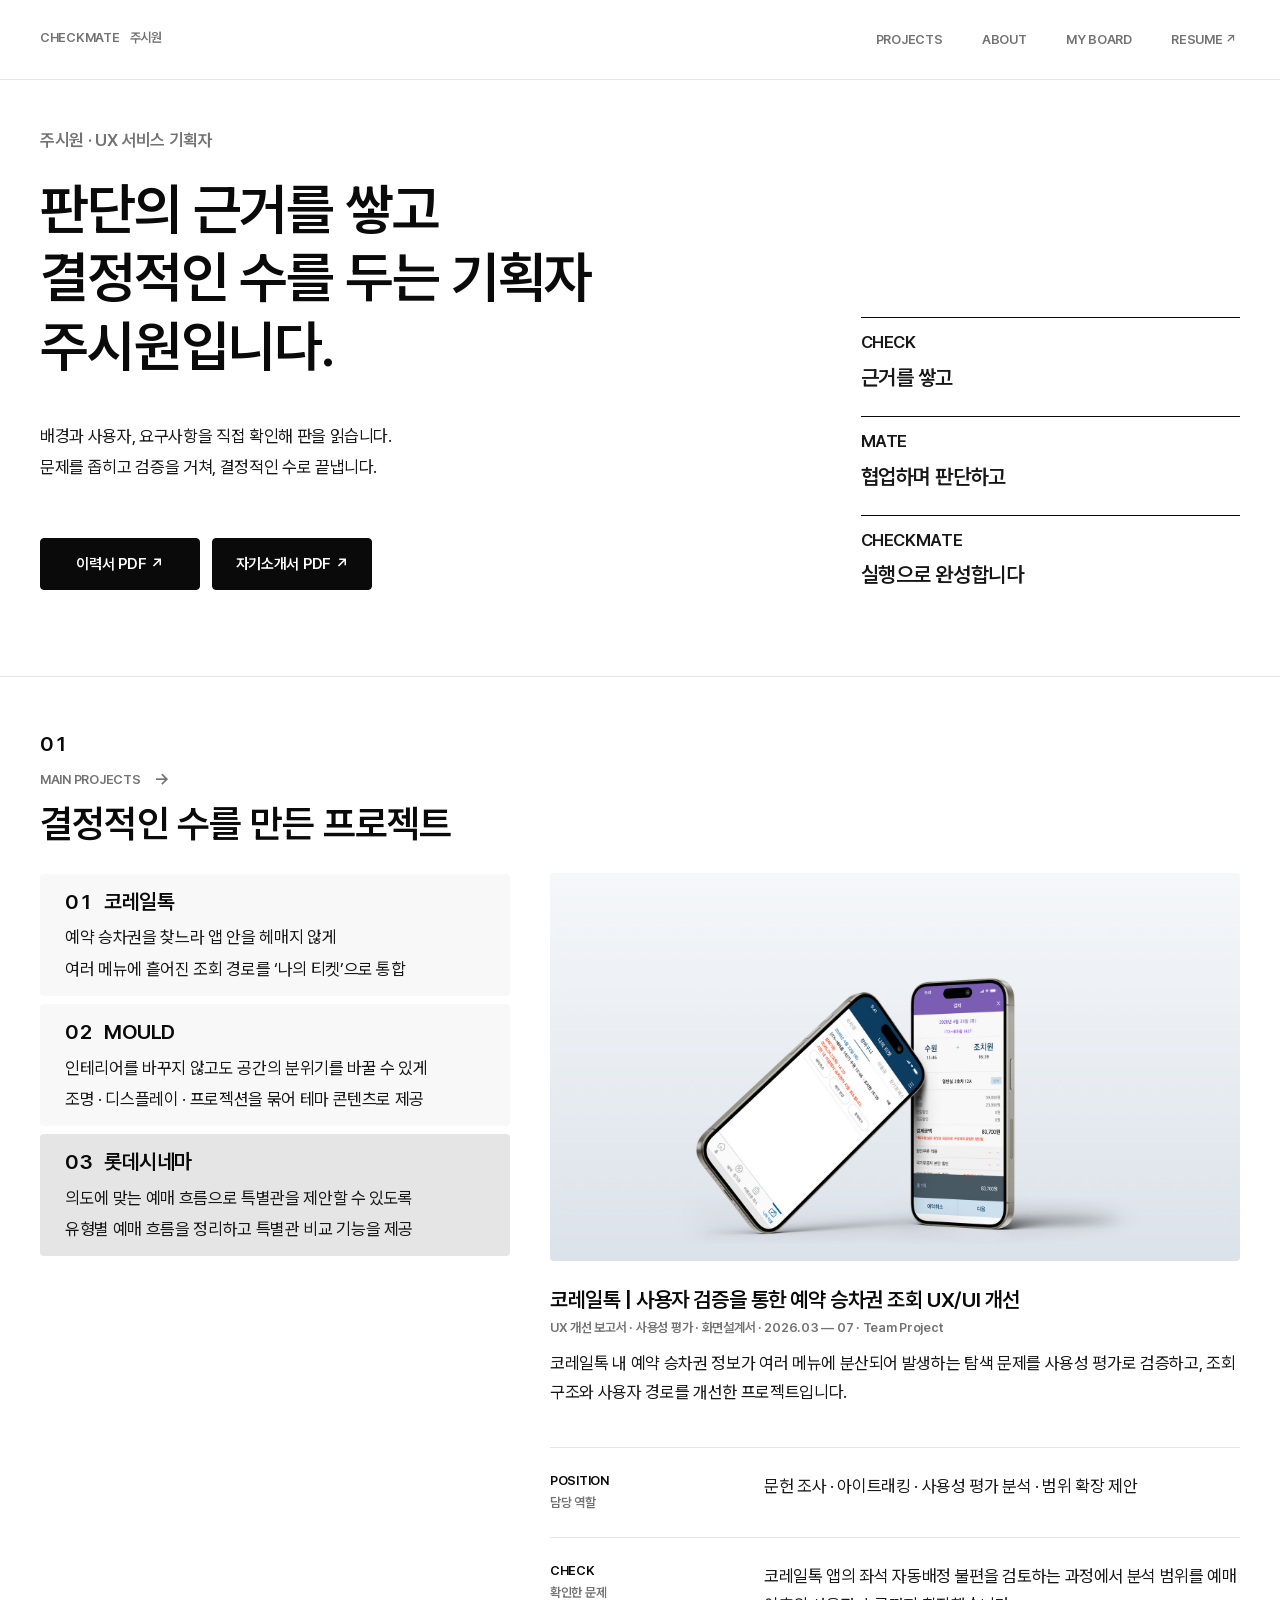
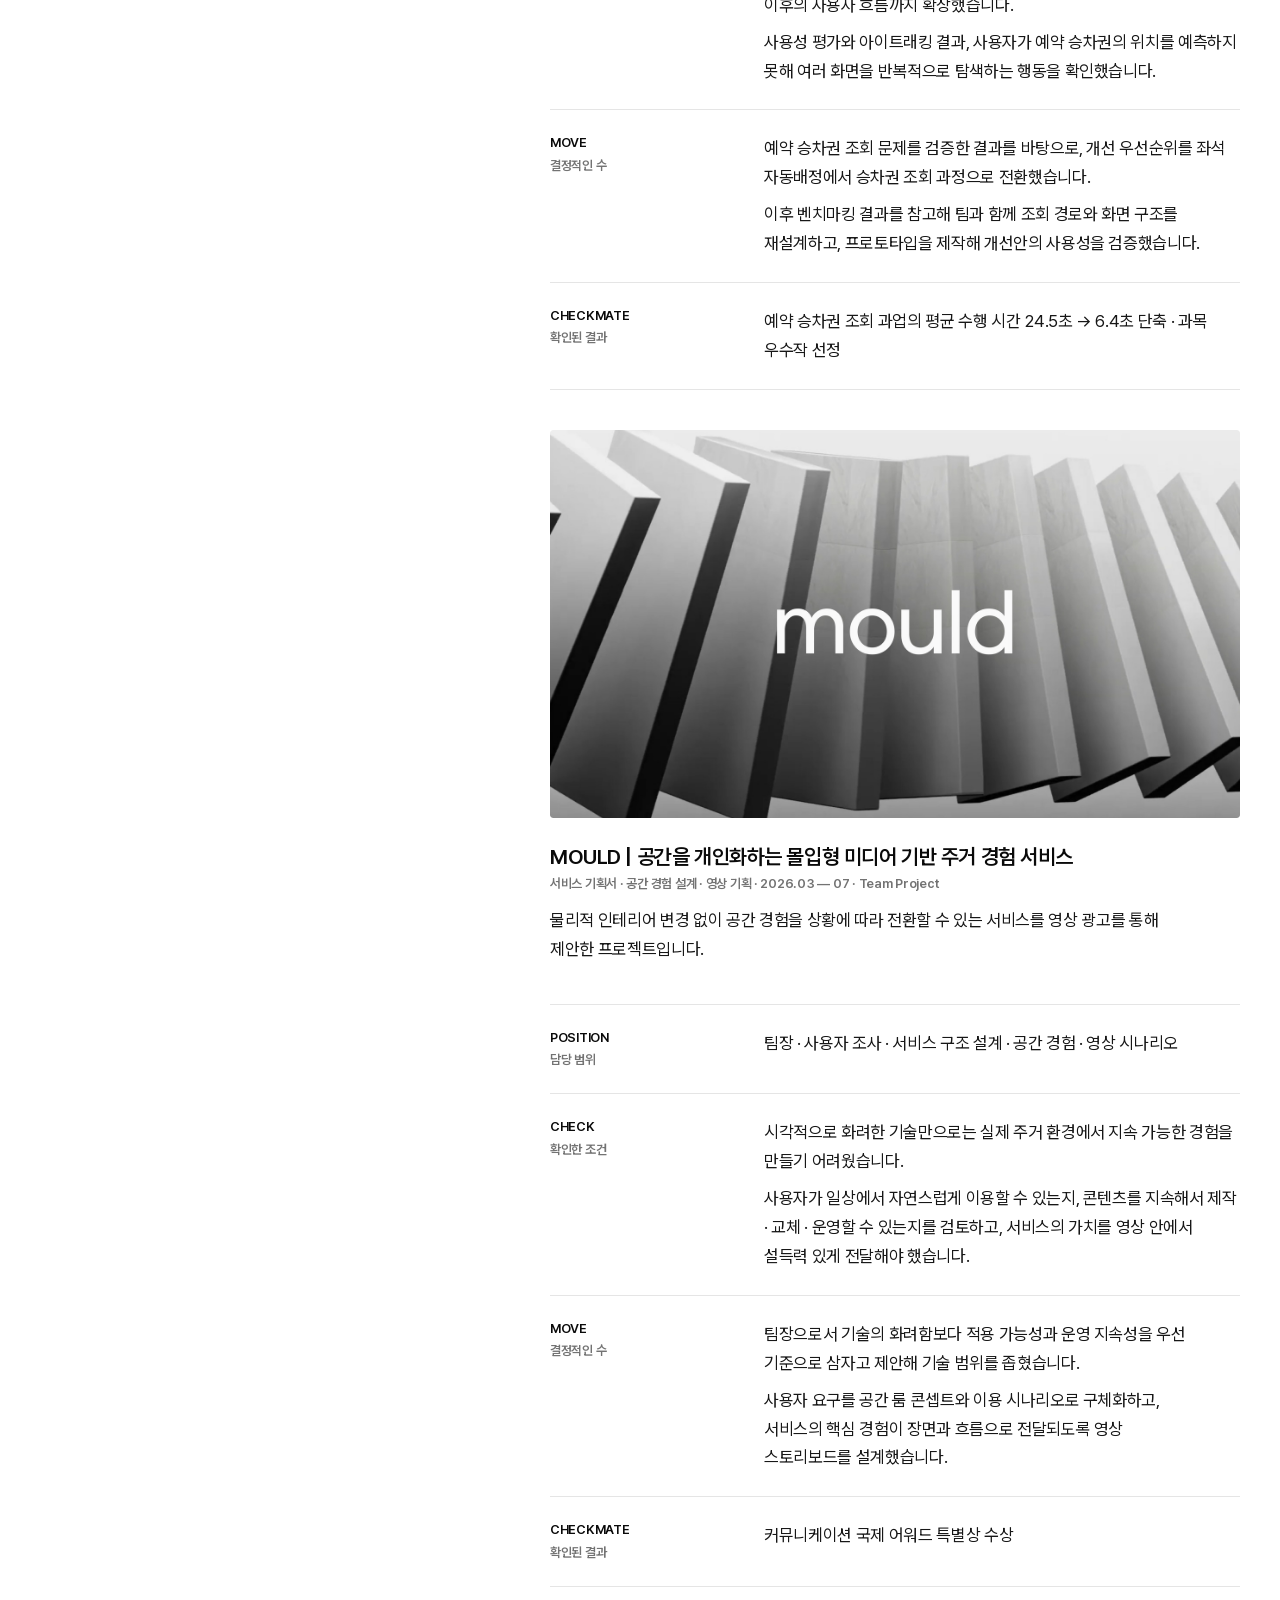
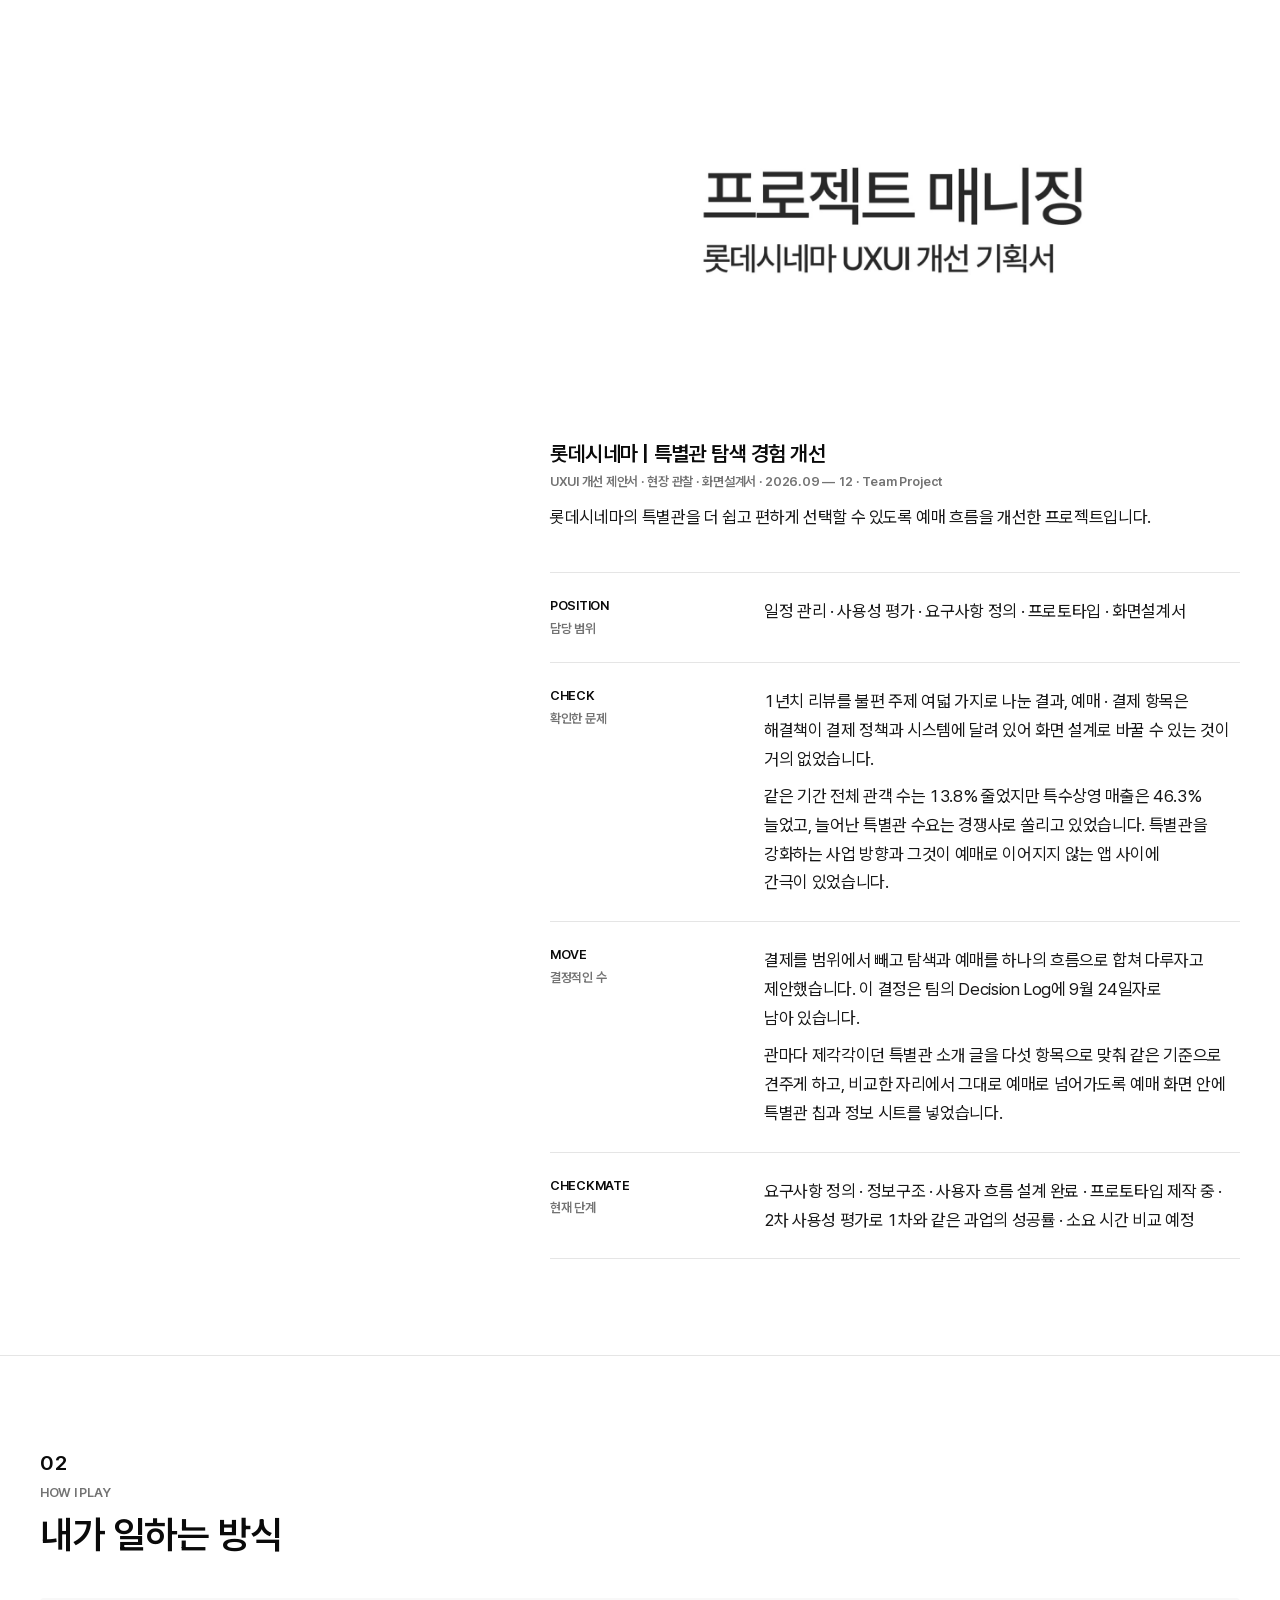
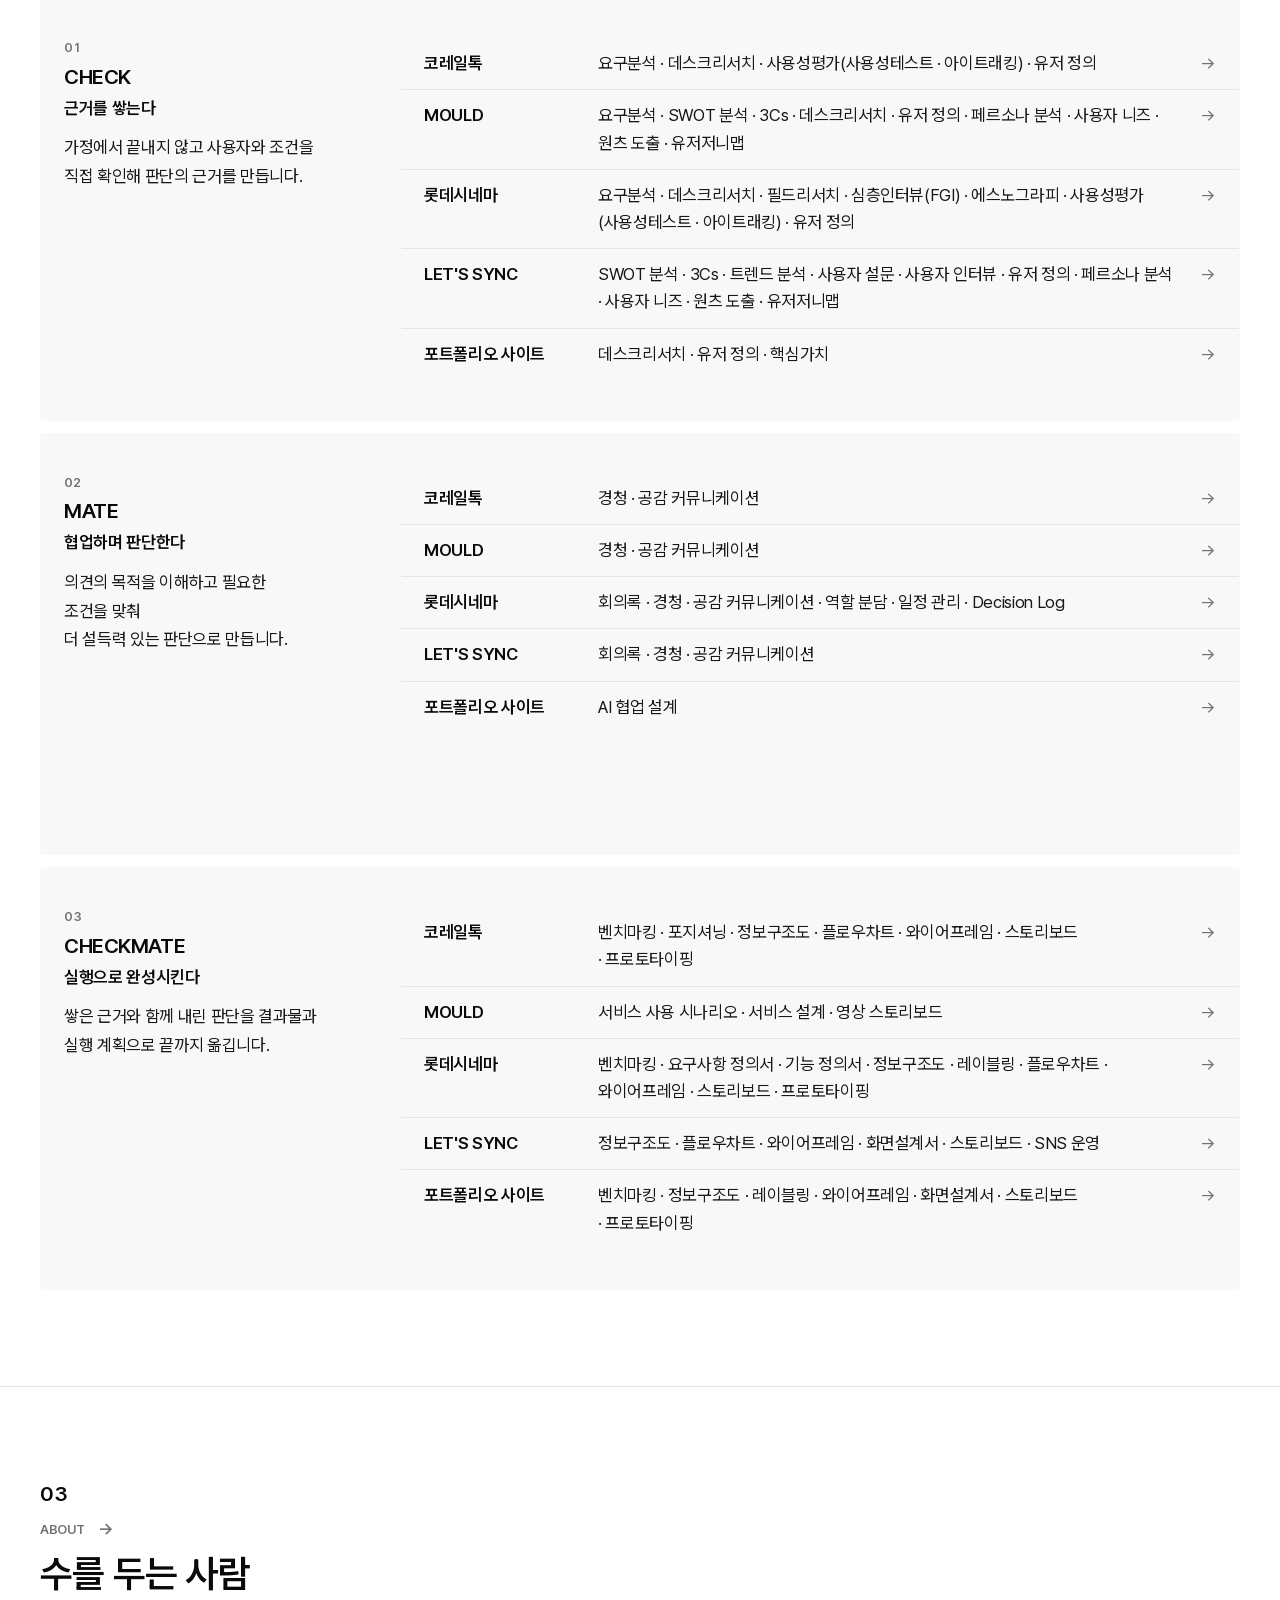
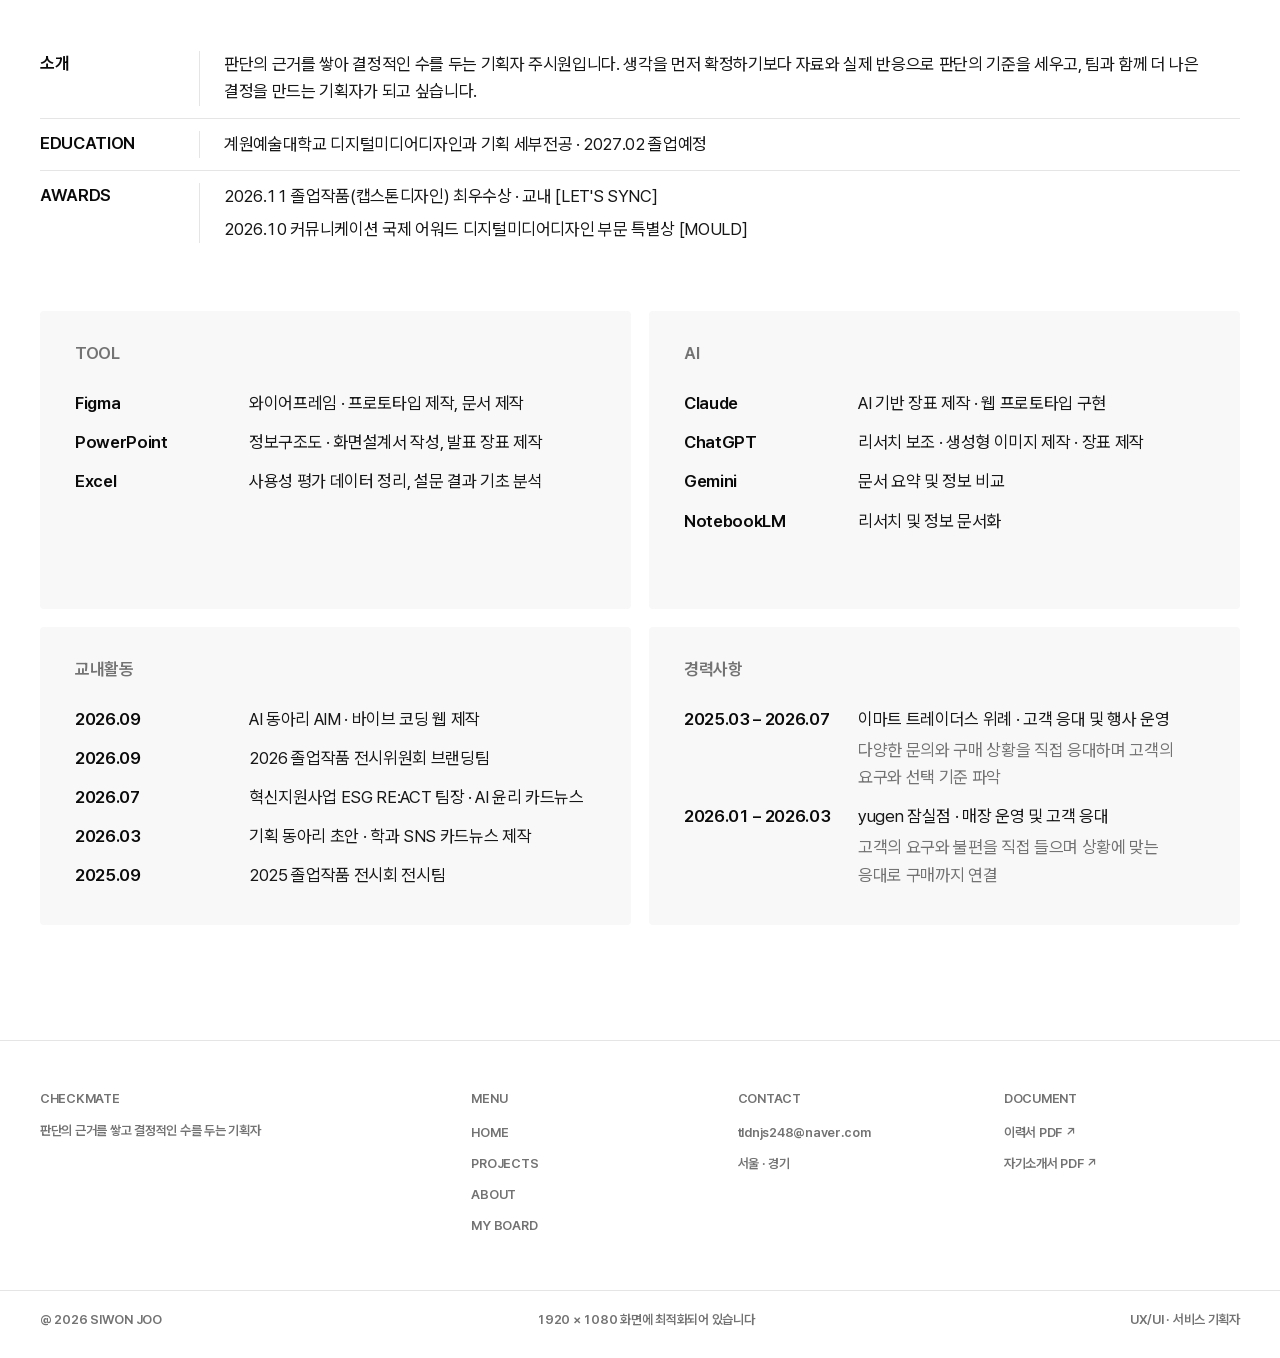
<file: index.html>
<!doctype html>
<html lang="ko">
<head>
  <meta charset="utf-8">
  <meta name="viewport" content="width=device-width, initial-scale=1">
  <meta name="description" content="주시원 UX/UI · 서비스 기획자 포트폴리오">
  <title>CHECKMATE — SIWON JOO</title>
  <link rel="stylesheet" href="styles.css?v=121">
  <link rel="stylesheet" href="system.css?v=121">
  <link rel="stylesheet" href="main.css?v=121">
  <link rel="stylesheet" href="tokens.css?v=121">
  <link rel="stylesheet" href="motion.css?v=121">
  <!-- 자바스크립트가 살아 있을 때만 나타나는 효과를 켠다 (죽으면 글이 그냥 보인다) -->
  <script>(function(d){d.documentElement.classList.add('js-motion');setTimeout(function(){if(!window.__motion)d.documentElement.classList.remove('js-motion');},3000);})(document);</script>
</head>
<body>
  <a class="skip-link" href="#main">본문 바로가기</a>

  <header class="site-header">
    <a class="brand-mark" href="#main" aria-label="주시원 포트폴리오 메인"><b>CHECKMATE</b><span>주시원</span></a>
    <nav class="gnb" aria-label="주요 메뉴">
      <a href="projects.html">PROJECTS</a>
      <a href="about.html">ABOUT</a>
      <a href="board.html">MY BOARD</a>
      <a href="주시원_이력서.pdf" download="주시원_이력서.pdf">RESUME ↗</a>
    </nav>
  </header>

  <main id="main">
    <!-- HERO — 왼쪽은 누구인가와 어떻게 일하는가, 오른쪽은 그 세 단계 -->
    <section class="hero">
      <div class="hero__copy">
        <p class="hero__role">주시원 · UX 서비스 기획자</p>
        <h1>판단의 근거를 쌓고<br>결정적인 수를 두는 기획자 주시원입니다.</h1>
        <p class="hero__intro">배경과 사용자, 요구사항을 직접 확인해 판을 읽습니다.<br>문제를 좁히고 검증을 거쳐, 결정적인 수로 끝냅니다.</p>
        <div class="hero__actions">
          <a class="button" href="주시원_이력서.pdf" download="주시원_이력서.pdf">이력서 PDF ↗</a>
          <a class="button" href="주시원_자기소개서.pdf" download="주시원_자기소개서.pdf">자기소개서 PDF ↗</a>
        </div>
      </div>
      <!-- 이어 읽으면 한 문장이 된다 — 근거를 쌓고, 협업하며 판단하고, 끝까지 실행합니다 -->
      <ol class="hero__steps">
        <li><b>CHECK</b><span>근거를 쌓고</span></li>
        <li><b>MATE</b><span>협업하며 판단하고</span></li>
        <li><b>CHECKMATE</b><span>실행으로 완성합니다</span></li>
      </ol>
    </section>

    <section class="projects" id="projects" aria-labelledby="projects-title">
      <div class="section-head">
        <div class="section-head__title">
          <h2 id="projects-title">MAIN PROJECTS</h2>
          <a class="section-head__more" href="projects.html" aria-label="프로젝트 전체 보기">&gt;</a>
          <p>결정적인 수를 만든 프로젝트</p>
        </div>
      </div>
      <!-- 왼쪽 큰 칸 하나 + 오른쪽 목록 셋. 목록에 올리면 왼쪽이 바뀐다 — app.js 가 채운다 -->
      <div class="work" id="work"></div>
    </section>

    <!-- HOW I PLAY — 왼쪽은 주장, 오른쪽은 그 주장을 뒷받침한 실제 작업 -->
    <section class="intro" aria-labelledby="intro-title">
      <div class="intro__copy">
        <h2 class="section-name" id="intro-title">HOW I PLAY<span>내가 일하는 방식</span></h2>
        <div class="play">
          <article class="play__step">
            <div class="play__head">
              <p class="play__no">01</p>
              <h3 class="play__name">CHECK</h3>
              <p class="play__lead">근거를 쌓는다</p>
              <p class="play__attitude">가정에서 끝내지 않고 사용자와 조건을<br class="lb">직접 확인해 판단의 근거를 만듭니다.</p>
            </div>
            <div class="play__proof">
              <ul>
                <li><a href="project-detail.html?project=korail-talk"><b>코레일톡</b><span>요구분석 · 데스크리서치 · 사용성평가(사용성테스트 · 아이트래킹) · 유저 정의</span><i>→</i></a></li>
                <li><a href="project-detail.html?project=mould"><b>MOULD</b><span>요구분석 · SWOT 분석 · 3Cs · 데스크리서치 · 유저 정의 · 페르소나 분석 · 사용자 니즈 · 원츠 도출 · 유저저니맵</span><i>→</i></a></li>
                <li><a href="project-detail.html?project=lotte-cinema"><b>롯데시네마</b><span>요구분석 · 데스크리서치 · 필드리서치 · 심층인터뷰(FGI) · 에스노그라피 · 사용성평가(사용성테스트 · 아이트래킹) · 유저 정의</span><i>→</i></a></li>
                <li><a href="project-detail.html?project=dmd-graduation"><b>LET'S SYNC</b><span>SWOT 분석 · 3Cs · 트렌드 분석 · 사용자 설문 · 사용자 인터뷰 · 유저 정의 · 페르소나 분석 · 사용자 니즈 · 원츠 도출 · 유저저니맵</span><i>→</i></a></li>
                <li><a href="project-detail.html?project=portfolio-site"><b>포트폴리오 사이트</b><span>데스크리서치 · 유저 정의 · 핵심가치</span><i>→</i></a></li>
              </ul>
            </div>
          </article>
          <article class="play__step">
            <div class="play__head">
              <p class="play__no">02</p>
              <h3 class="play__name">MATE</h3>
              <p class="play__lead">협업하며 판단한다</p>
              <p class="play__attitude">의견의 목적을 이해하고 필요한 조건을 맞춰<br class="lb">더 설득력 있는 판단으로 만듭니다.</p>
            </div>
            <div class="play__proof">
              <ul>
                <li><a href="project-detail.html?project=korail-talk"><b>코레일톡</b><span>경청 · 공감 커뮤니케이션</span><i>→</i></a></li>
                <li><a href="project-detail.html?project=mould"><b>MOULD</b><span>경청 · 공감 커뮤니케이션</span><i>→</i></a></li>
                <li><a href="project-detail.html?project=lotte-cinema"><b>롯데시네마</b><span>회의록 · 경청 · 공감 커뮤니케이션 · 역할 분담 · 일정 관리 · Decision Log</span><i>→</i></a></li>
                <li><a href="project-detail.html?project=dmd-graduation"><b>LET'S SYNC</b><span>회의록 · 경청 · 공감 커뮤니케이션</span><i>→</i></a></li>
                <li><a href="project-detail.html?project=portfolio-site"><b>포트폴리오 사이트</b><span>AI 협업 설계</span><i>→</i></a></li>
              </ul>
            </div>
          </article>
          <article class="play__step">
            <div class="play__head">
              <p class="play__no">03</p>
              <h3 class="play__name">CHECKMATE</h3>
              <p class="play__lead">실행으로 완성시킨다</p>
              <p class="play__attitude">쌓은 근거와 함께 내린 판단을 결과물과<br class="lb">실행 계획으로 끝까지 옮깁니다.</p>
            </div>
            <div class="play__proof">
              <ul>
                <li><a href="project-detail.html?project=korail-talk"><b>코레일톡</b><span>벤치마킹 · 포지셔닝 · 정보구조도 · 플로우차트 · 와이어프레임 · 스토리보드 · 프로토타이핑</span><i>→</i></a></li>
                <li><a href="project-detail.html?project=mould"><b>MOULD</b><span>서비스 사용 시나리오 · 서비스 설계 · 영상 스토리보드</span><i>→</i></a></li>
                <li><a href="project-detail.html?project=lotte-cinema"><b>롯데시네마</b><span>벤치마킹 · 요구사항 정의서 · 기능 정의서 · 정보구조도 · 레이블링 · 플로우차트 · 와이어프레임 · 스토리보드 · 프로토타이핑</span><i>→</i></a></li>
                <li><a href="project-detail.html?project=dmd-graduation"><b>LET'S SYNC</b><span>정보구조도 · 플로우차트 · 와이어프레임 · 화면설계서 · 스토리보드 · SNS 운영</span><i>→</i></a></li>
                <li><a href="project-detail.html?project=portfolio-site"><b>포트폴리오 사이트</b><span>벤치마킹 · 정보구조도 · 레이블링 · 와이어프레임 · 화면설계서 · 스토리보드 · 프로토타이핑</span><i>→</i></a></li>
              </ul>
            </div>
          </article>
        </div>
      </div>
    </section>

    <section class="about" id="about" aria-labelledby="about-title">
      <div class="section-head">
        <div class="section-head__title">
          <h2 id="about-title">ABOUT</h2>
          <a class="section-head__more" href="about.html" aria-label="소개 전체 보기">&gt;</a>
          <p>수를 두는 사람</p>
        </div>
      </div>
      <div class="about__body">
        <!-- 라벨 / 값 두 칸이 한 행을 이룬다 -->
        <dl class="about__facts">
          <div>
            <dt>소개</dt>
            <dd>
              <p>판단의 근거를 쌓아 결정적인 수를 두는 기획자 주시원입니다. 생각을 먼저 확정하기보다 자료와 실제 반응으로 판단의 기준을 세우고, 팀과 함께 더 나은 결정을 만드는 기획자가 되고 싶습니다.</p>
            </dd>
          </div>
          <div>
            <dt>EDUCATION</dt>
            <dd><p>계원예술대학교 디지털미디어디자인과 기획 세부전공 · 2027.02 졸업예정</p></dd>
          </div>
          <div>
            <dt>AWARDS</dt>
            <dd><p>2026.11 졸업작품(캡스톤디자인) 최우수상 · 교내 [LET'S SYNC]</p><p>2026.10 커뮤니케이션 국제 어워드 디지털미디어디자인 부문 특별상 [MOULD]</p></dd>
          </div>
        </dl>
        <!-- 역량 — 표에서 빼내 카드로. 내용은 skills.js 가 채운다 -->
        <div class="skill-cards" id="skill-list"></div>
      </div>
    </section>
  </main>

  <footer class="footer" id="resume">
    <div class="footer__top">
      <div class="footer__brand">
        <p class="footer__mark">CHECKMATE</p>
        <p class="footer__line">판단의 근거를 쌓고 결정적인 수를 두는 기획자</p>
      </div>
      <nav class="footer__col" aria-label="푸터 메뉴">
        <p class="footer__label">MENU</p>
        <a href="index.html">HOME</a>
        <a href="projects.html">PROJECTS</a>
        <a href="about.html">ABOUT</a>
        <a href="board.html">MY BOARD</a>
      </nav>
      <div class="footer__col">
        <p class="footer__label">CONTACT</p>
        <a href="mailto:tldnjs248@naver.com">tldnjs248@naver.com</a>
        <p>서울 · 경기</p>
      </div>
      <div class="footer__col">
        <p class="footer__label">DOCUMENT</p>
        <a href="주시원_이력서.pdf" download="주시원_이력서.pdf">이력서 PDF ↗</a>
        <a href="주시원_자기소개서.pdf" download="주시원_자기소개서.pdf">자기소개서 PDF ↗</a>
      </div>
    </div>
    <div class="footer__base">
      <p>@ 2026 SIWON JOO</p>
      <p>1920 × 1080 화면에 최적화되어 있습니다</p>
      <p>UX/UI &middot; 서비스 기획자</p>
    </div>
  </footer>

  <script src="app.js?v=121"></script>
  <script src="skills.js?v=121"></script>
  <script src="system.js?v=121"></script>
  <script src="motion.js?v=121"></script>
</body>
</html>
</file>
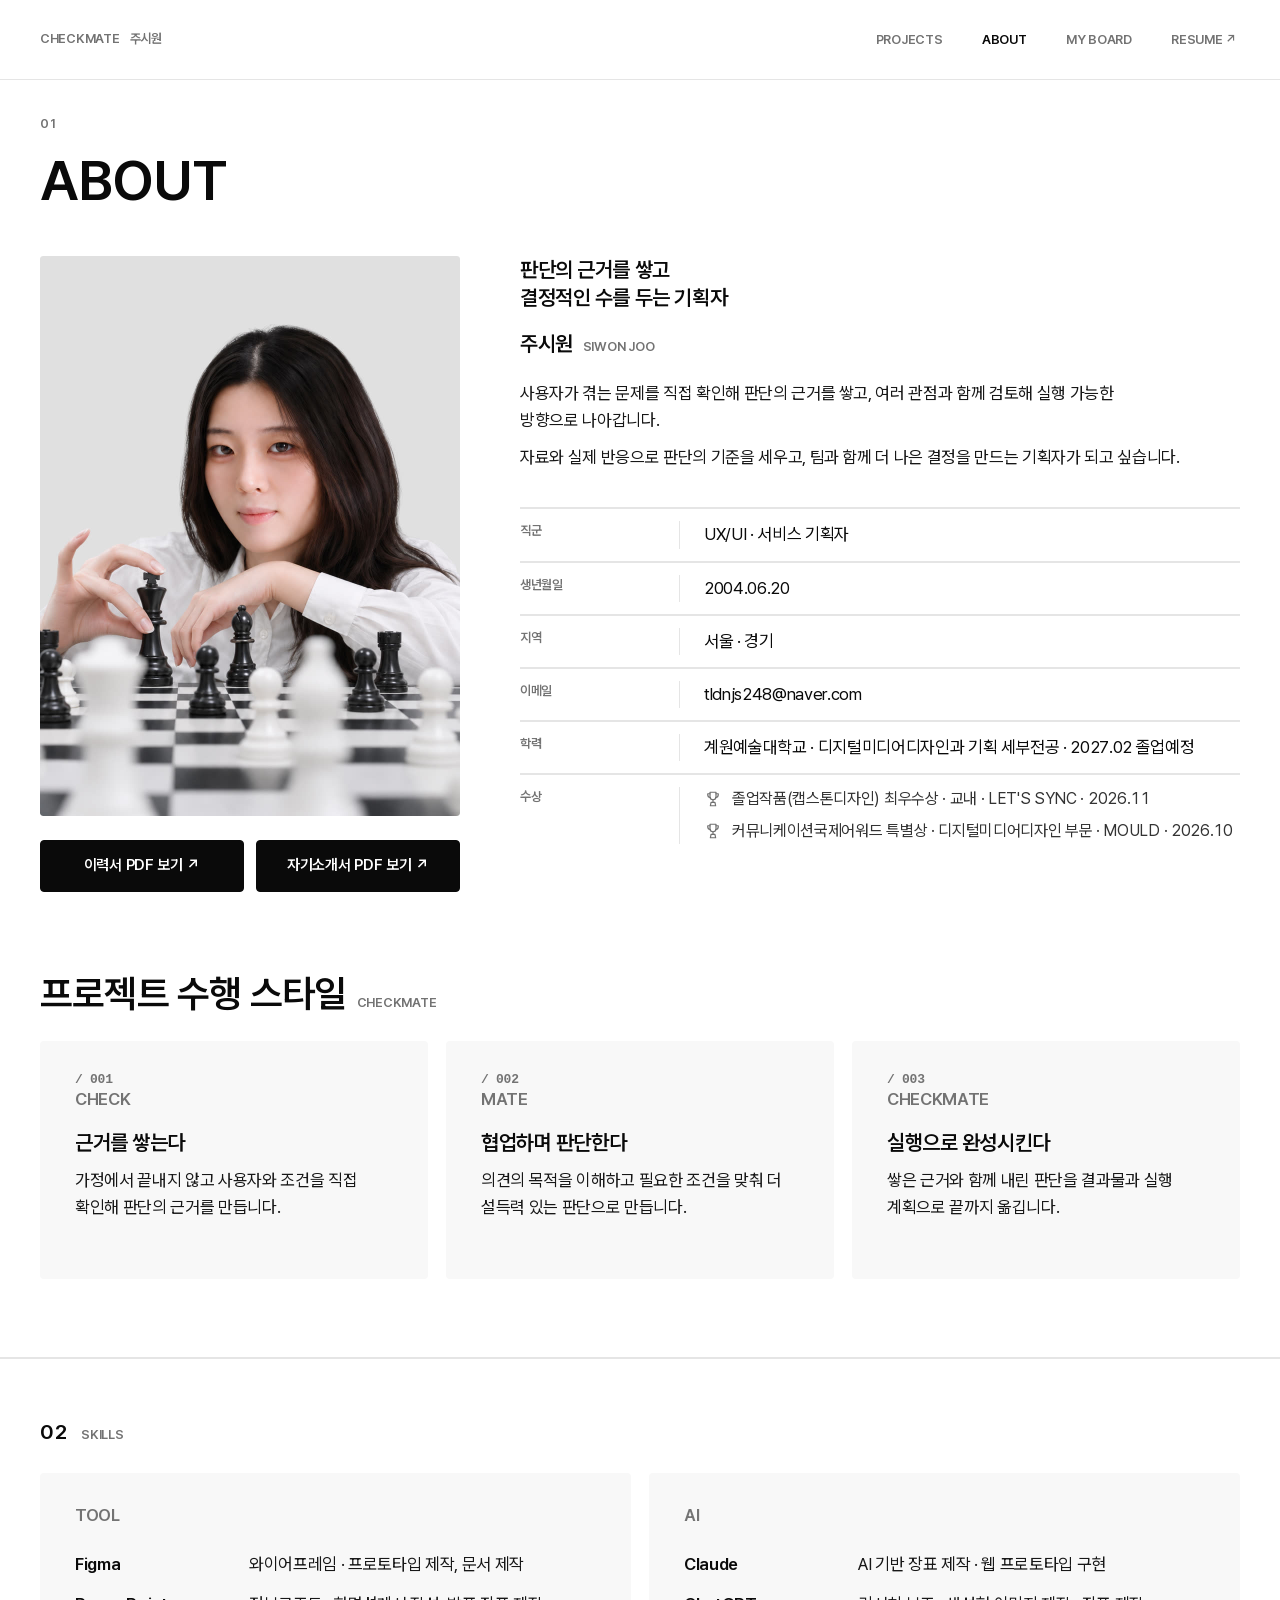
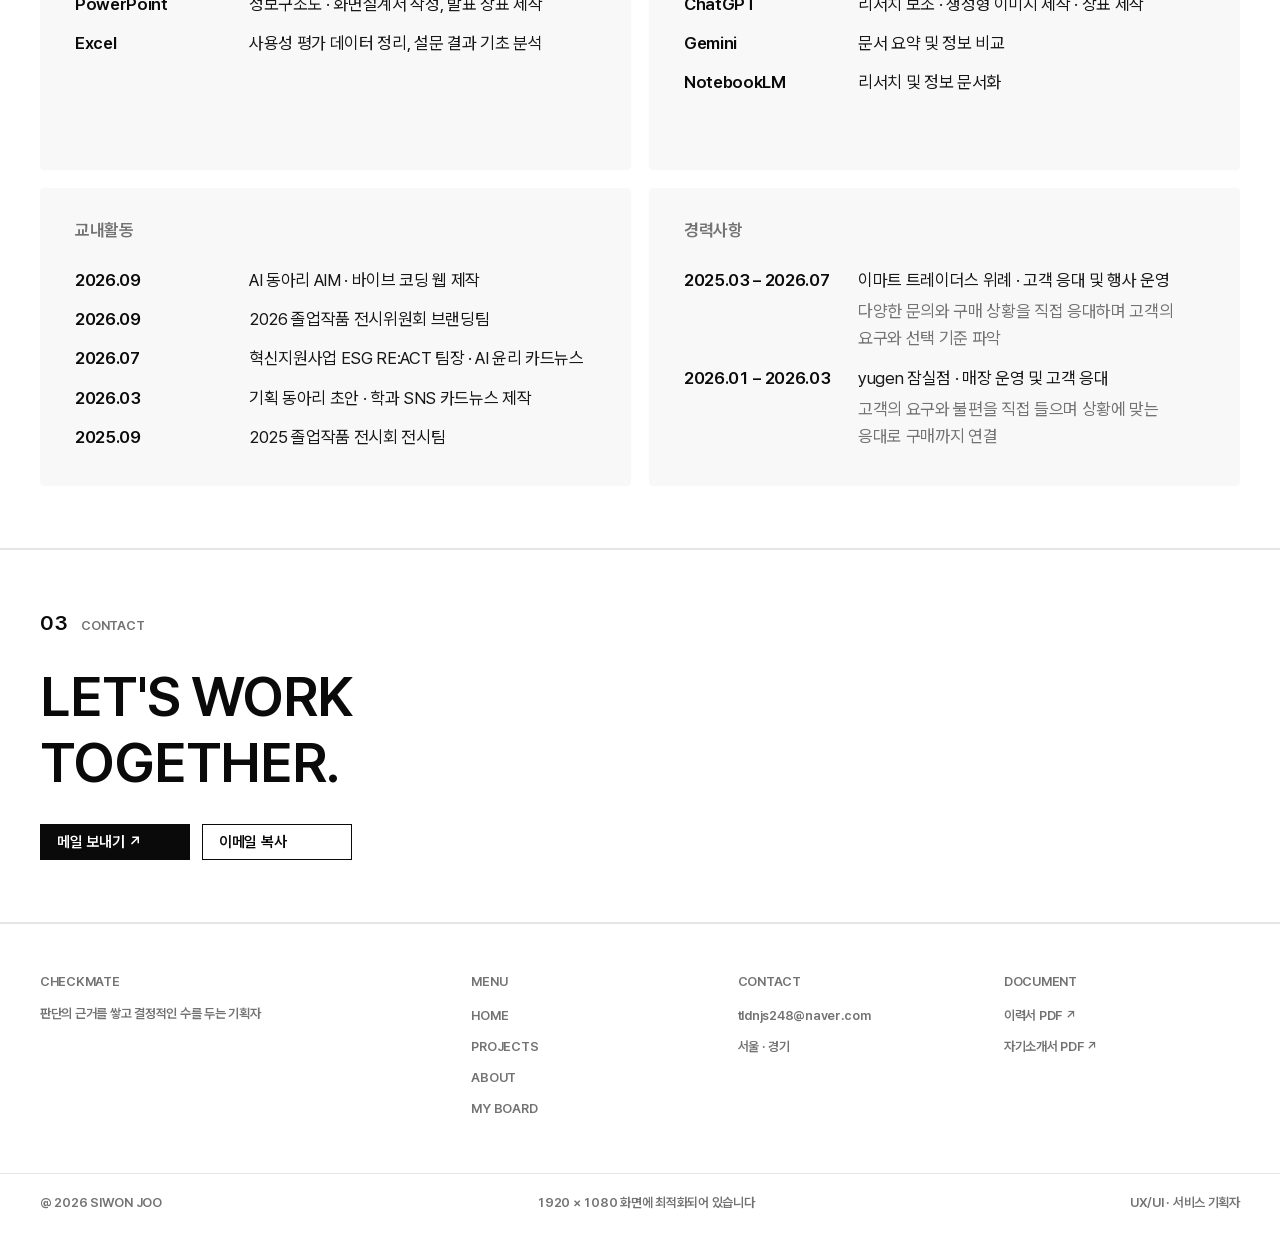
<file: about.html>
<!doctype html>
<html lang="ko">
<head>
  <meta charset="utf-8">
  <meta name="viewport" content="width=device-width, initial-scale=1">
  <meta name="description" content="주시원 UX/UI · 서비스 기획자 소개와 역량">
  <title>ABOUT — SIWON JOO</title>
  <link rel="stylesheet" href="about.css?v=121">
  <link rel="stylesheet" href="system.css?v=121">
  <link rel="stylesheet" href="tokens.css?v=121">
  <link rel="stylesheet" href="motion.css?v=121">
  <!-- 자바스크립트가 살아 있을 때만 나타나는 효과를 켠다 (죽으면 글이 그냥 보인다) -->
  <script>(function(d){d.documentElement.classList.add('js-motion');setTimeout(function(){if(!window.__motion)d.documentElement.classList.remove('js-motion');},3000);})(document);</script>
</head>
<body>
  <a class="skip-link" href="#about-main">본문 바로가기</a>
  <header class="site-header">
    <a class="brand-mark" href="index.html" aria-label="메인으로 이동"><b>CHECKMATE</b><span>주시원</span></a>
    <nav class="gnb" aria-label="주요 메뉴">
      <a href="projects.html">PROJECTS</a><a class="is-current" href="about.html">ABOUT</a><a href="board.html">MY BOARD</a><a href="주시원_이력서.pdf" download="주시원_이력서.pdf">RESUME ↗</a>
    </nav>
  </header>

  <main id="about-main">
    <section class="about-hero" aria-labelledby="about-title">
      <div class="about-hero__head">
        <p class="eyebrow">01</p>
        <h1 id="about-title">ABOUT</h1>
      </div>

      <div class="profile">
        <!-- 사진 — 체스판 사진 한 장 (2026-11-25 사용자 지정, 증명사진은 뺌) -->
        <div class="profile__side">
          <div class="profile__photo">
            <img src="images/profile-2.jpg" alt="체스판 앞에서 수를 두는 주시원" width="840" height="1120" decoding="async">
          </div>
          <div class="profile-docs" id="resume"><a href="주시원_이력서.pdf" target="_blank" rel="noopener">이력서 PDF 보기 ↗</a><a href="주시원_자기소개서.pdf" target="_blank" rel="noopener">자기소개서 PDF 보기 ↗</a></div>
        </div>

        <div class="profile__copy">
          <p class="profile__slogan">판단의 근거를 쌓고<br>결정적인 수를 두는 기획자</p>
          <p class="profile__name">주시원<span>SIWON JOO</span></p>
          <div class="profile__intro">
            <p>사용자가 겪는 문제를 직접 확인해 판단의 근거를 쌓고, 여러 관점과 함께 검토해 실행 가능한 방향으로 나아갑니다.</p>
            <p>자료와 실제 반응으로 판단의 기준을 세우고, 팀과 함께 더 나은 결정을 만드는 기획자가 되고 싶습니다.</p>
          </div>
          <!-- 기본 정보 · 학력 · 수상을 두 단으로 — 라벨은 왼쪽, 값은 오른쪽 -->
          <dl class="profile__facts">
            <div><dt>직군</dt><dd>UX/UI · 서비스 기획자</dd></div>
            <div><dt>생년월일</dt><dd>2004.06.20</dd></div>
            <div><dt>지역</dt><dd>서울 · 경기</dd></div>
            <div><dt>이메일</dt><dd>tldnjs248@naver.com</dd></div>
            <div><dt>학력</dt><dd>계원예술대학교 · 디지털미디어디자인과 기획 세부전공 · 2027.02 졸업예정</dd></div>
            <div class="is-award"><dt>수상</dt><dd>
              <span class="aw"><svg class="aw-i" viewBox="0 0 24 24" aria-hidden="true" focusable="false"><path d="M8 3h8v6a4 4 0 0 1-8 0V3Z"/><path d="M8 5H5v1.2A3.8 3.8 0 0 0 8.3 10"/><path d="M16 5h3v1.2A3.8 3.8 0 0 1 15.7 10"/><path d="M12 13v3.4"/><path d="M9.4 16.4h5.2l.9 4.6H8.5l.9-4.6Z"/></svg>졸업작품(캡스톤디자인) 최우수상 · 교내 · LET'S SYNC · 2026.11</span>
              <span class="aw"><svg class="aw-i" viewBox="0 0 24 24" aria-hidden="true" focusable="false"><path d="M8 3h8v6a4 4 0 0 1-8 0V3Z"/><path d="M8 5H5v1.2A3.8 3.8 0 0 0 8.3 10"/><path d="M16 5h3v1.2A3.8 3.8 0 0 1 15.7 10"/><path d="M12 13v3.4"/><path d="M9.4 16.4h5.2l.9 4.6H8.5l.9-4.6Z"/></svg>커뮤니케이션국제어워드 특별상 · 디지털미디어디자인 부문 · MOULD · 2026.10</span>
            </dd></div>
          </dl>
        </div>
      </div>

      <!-- 프로젝트 수행 스타일 — 역량 카드와 같은 상자 형태로 세 장 -->
      <div class="playstyle">
        <h2 class="playstyle__title">프로젝트 수행 스타일<span>CHECKMATE</span></h2>
        <div class="playstyle__cards">
          <article class="skill-card">
            <p class="skill-card__no">/ 001</p>
            <h3>CHECK</h3>
            <p class="skill-card__lead">근거를 쌓는다</p>
            <p class="skill-card__body">가정에서 끝내지 않고 사용자와 조건을 직접 확인해 판단의 근거를 만듭니다.</p>
          </article>
          <article class="skill-card">
            <p class="skill-card__no">/ 002</p>
            <h3>MATE</h3>
            <p class="skill-card__lead">협업하며 판단한다</p>
            <p class="skill-card__body">의견의 목적을 이해하고 필요한 조건을 맞춰 더 설득력 있는 판단으로 만듭니다.</p>
          </article>
          <article class="skill-card">
            <p class="skill-card__no">/ 003</p>
            <h3>CHECKMATE</h3>
            <p class="skill-card__lead">실행으로 완성시킨다</p>
            <p class="skill-card__body">쌓은 근거와 함께 내린 판단을 결과물과 실행 계획으로 끝까지 옮깁니다.</p>
          </article>
        </div>
      </div>
    </section>

    <section class="skills numbered-section">
      <div class="section-label"><span>02</span><h2>SKILLS</h2></div>
      <!-- 메인 ABOUT 미리보기와 같은 카드 네 장 — 내용은 skills.js 가 채운다 -->
      <div class="skill-cards" id="skill-list"></div>
    </section>

    <section class="contact numbered-section" id="contact">
      <div class="section-label"><span>03</span><h2>CONTACT</h2></div>
      <div class="contact-copy"><p>LET'S WORK<br>TOGETHER.</p><div><a href="mailto:tldnjs248@naver.com">메일 보내기 ↗</a><button type="button" id="copy-email" data-email="tldnjs248@naver.com">이메일 복사</button></div><p class="copy-status" id="copy-status" aria-live="polite" hidden></p></div>
    </section>
  </main>

  <footer class="footer">
    <div class="footer__top">
      <div class="footer__brand">
        <p class="footer__mark">CHECKMATE</p>
        <p class="footer__line">판단의 근거를 쌓고 결정적인 수를 두는 기획자</p>
      </div>
      <nav class="footer__col" aria-label="푸터 메뉴">
        <p class="footer__label">MENU</p>
        <a href="index.html">HOME</a>
        <a href="projects.html">PROJECTS</a>
        <a href="about.html">ABOUT</a>
        <a href="board.html">MY BOARD</a>
      </nav>
      <div class="footer__col">
        <p class="footer__label">CONTACT</p>
        <a href="mailto:tldnjs248@naver.com">tldnjs248@naver.com</a>
        <p>서울 · 경기</p>
      </div>
      <div class="footer__col">
        <p class="footer__label">DOCUMENT</p>
        <a href="주시원_이력서.pdf" download="주시원_이력서.pdf">이력서 PDF ↗</a>
        <a href="주시원_자기소개서.pdf" download="주시원_자기소개서.pdf">자기소개서 PDF ↗</a>
      </div>
    </div>
    <div class="footer__base">
      <p>@ 2026 SIWON JOO</p>
      <p>1920 × 1080 화면에 최적화되어 있습니다</p>
      <p>UX/UI &middot; 서비스 기획자</p>
    </div>
  </footer>
  <script src="about.js?v=121"></script>
  <script src="skills.js?v=121"></script>
  <script src="motion.js?v=121"></script>
</body>
</html>
</file>
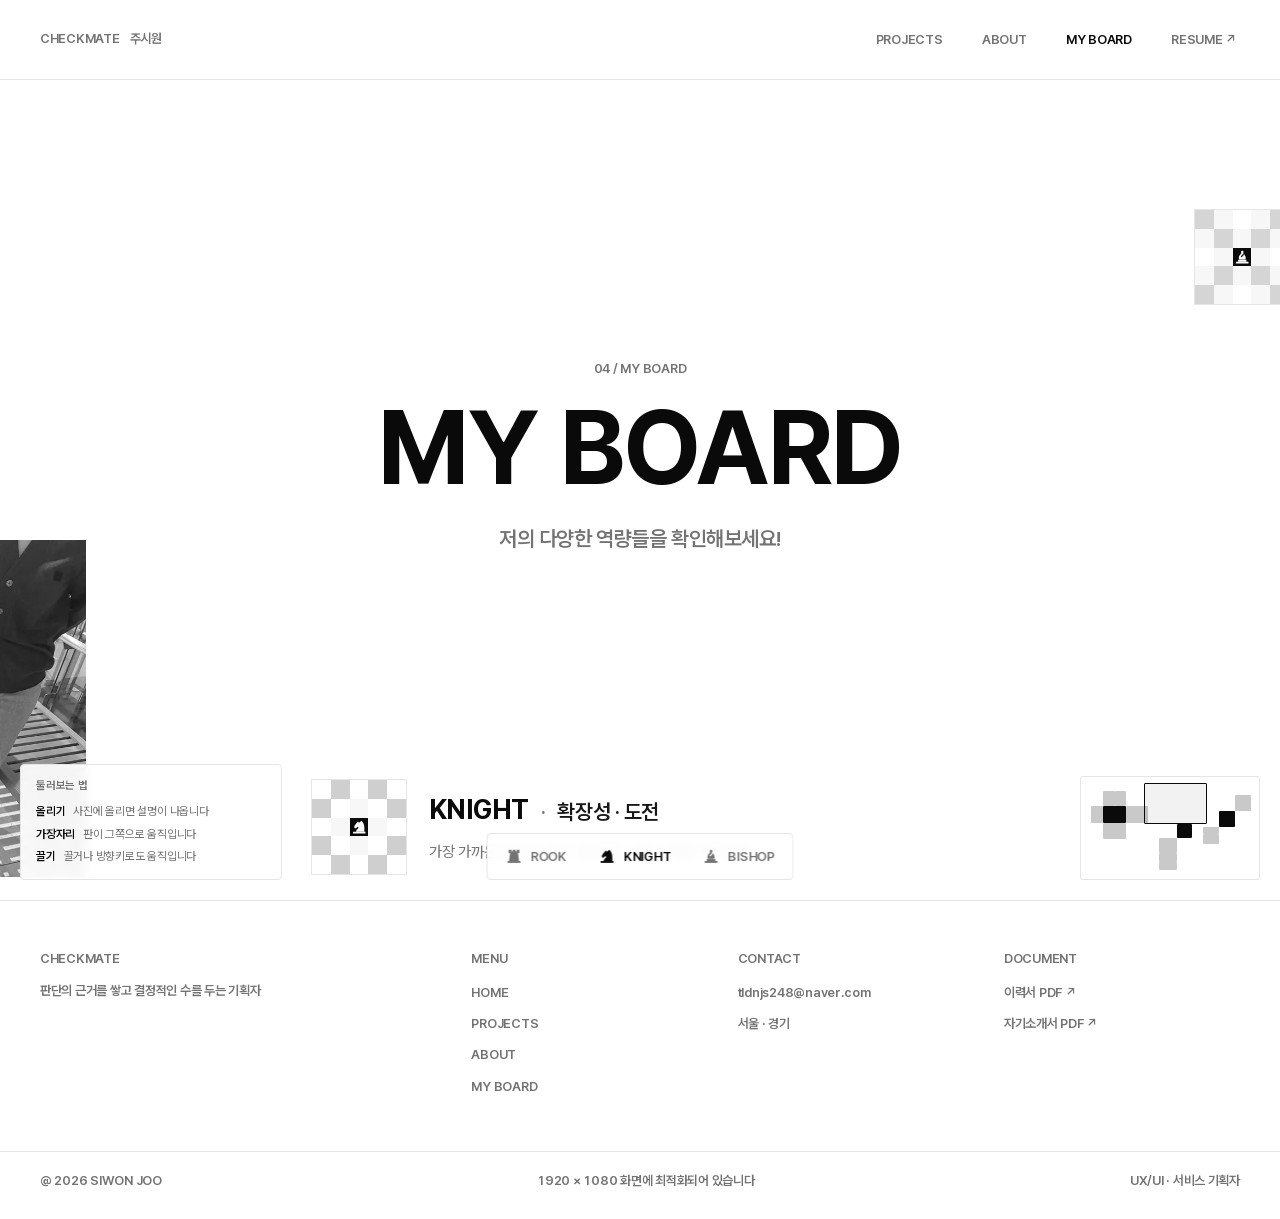
<file: board.html>
<!doctype html>
<html lang="ko">
<head>
  <meta charset="utf-8">
  <meta name="viewport" content="width=device-width, initial-scale=1">
  <meta name="description" content="주시원 MY BOARD — 체스 말의 이동 범위로 읽는 역량">
  <title>MY BOARD — SIWON JOO</title>
  <link rel="stylesheet" href="detail.css?v=121">
  <link rel="stylesheet" href="system.css?v=121">
  <link rel="stylesheet" href="board.css?v=121">
  <link rel="stylesheet" href="tokens.css?v=121">
  <link rel="stylesheet" href="motion.css?v=121">
  <!-- 자바스크립트가 살아 있을 때만 나타나는 효과를 켠다 (죽으면 글이 그냥 보인다) -->
  <script>(function(d){d.documentElement.classList.add('js-motion');setTimeout(function(){if(!window.__motion)d.documentElement.classList.remove('js-motion');},3000);})(document);</script>
</head>
<body>
  <!-- ì²´ì¤ ë§ ê·¸ë¦¼ â ë¯¸ë íê³¼ 'ë§ë¡ ë°ë¡ ê°ê¸°' ê° ê°ì ê·¸ë¦¼ì ê°ì ¸ë¤ ì´ë¤
       (2026-11-25 ì¬ì©ì ì§ì ). ê¸ê¼´ ê¸°í¸(â â â)ë ê¸°ê¸°ë§ë¤ êµµê¸°ì ë°ì ì´ ë¬ë¼
       ì¹¸ ììì ì ê°ê° ì´ê¸ë¬ë¤. ì¸ ë§ì 24 ì¹¸ ìë¡ ë¤ì ê·¸ë ¤
       ê¼­ëê¸° 2.4 Â· ë°ì¹¨ ìì  18.4 Â· ë°ë¥ 21 ì ëê°ì´ ë§ì·ë¤. -->
  <svg width="0" height="0" style="position:absolute" aria-hidden="true" focusable="false"><defs>
    <symbol id="pc-rook" viewBox="0 0 24 24">
      <path d="M4.5 2.4h3.8v2.4h1.8V2.4h3.8v2.4h1.8V2.4h3.8v4.8H17.6l1.4 11.2H5L6.4 7.2H4.5Z"/>
      <path d="M3 18.4h18v2.6H3z"/>
    </symbol>
    <symbol id="pc-knight" viewBox="0 0 24 24">
      <path d="M15.3 2.4c-1.2 1-2.4 2-3.7 2.9L10.2 3.5 6.6 7.8C5.3 9.3 4.6 10.6 4.6 11.7c0 1 .5 1.7 1.4 1.9.6.2 1.2 0 1.6-.4l2.1-2 1.3 1.4-2.6 3.1c-.8.9-1.2 1.8-1.2 2.7H19.4v-5.6c0-4.4-1.4-8-4.1-10.4Z"/>
      <path d="M3 18.4h18v2.6H3z"/>
    </symbol>
    <symbol id="pc-bishop" viewBox="0 0 24 24">
      <circle cx="12" cy="4.25" r="1.85"/>
      <path fill-rule="evenodd" d="M12 5c3.1 2.6 5.1 5.4 5.1 7.8 0 .9-.2 1.7-.7 2.4H7.6c-.5-.7-.7-1.5-.7-2.4C6.9 10.4 8.9 7.6 12 5Zm2.6 3.2-1.3-1.2-3.6 3.9 1.3 1.2 3.6-3.9Z"/>
      <path d="M6 15.6h12v2.8H6z"/>
      <path d="M3 18.4h18v2.6H3z"/>
    </symbol>
  </defs></svg>
  <a class="skip-link" href="#board-main">본문 바로가기</a>
  <header class="site-header">
    <a class="brand-mark" href="index.html" aria-label="메인으로 이동"><b>CHECKMATE</b><span>주시원</span></a>
    <nav class="gnb" aria-label="주요 메뉴">
      <a href="projects.html">PROJECTS</a>
      <a href="about.html">ABOUT</a>
      <a class="is-current" href="board.html">MY BOARD</a>
      <a href="주시원_이력서.pdf" download="주시원_이력서.pdf">RESUME ↗</a>
    </nav>
  </header>

  <main id="board-main">
    <!-- 판 — 화면 전체가 둘러보는 자리다. 안쪽이 2880×1800 캔버스고, 창만큼만 보인다 -->
    <section class="bd-stage" aria-label="역량 체스판">
      <div class="bd-view" id="bd-view" tabindex="0" role="group" aria-label="마우스를 움직여 둘러보는 판 (끌거나 방향키로도 움직입니다)">
        <!-- 낮은 화면에서는 판 전체를 비율대로 줄인다 — 줄 바꿈이 그대로라 글이 깨지지 않는다 -->
        <div class="bd-sizer">
        <div class="bd-canvas" id="bd-canvas">

          <!-- 쪽 제목 — 말과 말 사이 빈 자리(ROOK 오른쪽 · BISHOP 왼쪽 · KNIGHT 위)에
               배경처럼 놓는다. 판을 움직이면 제목도 같이 흐른다 -->
          <header class="bd-title" style="left:1504px;top:400px;width:800px">
            <p class="bd-eyebrow">04 / MY BOARD</p>
            <h1 id="bd-title">MY BOARD</h1>
            <p class="bd-lead">저의 다양한 역량들을 확인해보세요!</p>
          </header>

          <!-- ── ROOK · 실행력 — 가로 세로 십자 ───────────────────────── -->
          <article class="bd-piece" id="piece-rook" style="left:200px;top:160px;width:1150px">
            <header class="bd-head">
              <div class="bd-mini" data-piece="rook" aria-hidden="true"></div>
              <div class="bd-name">
                <p class="bd-name__k">ROOK<i>실행력</i></p>
                <p class="bd-name__m">가로 · 세로 방향으로 원하는 만큼 이동</p>
              </div>
            </header>
            <!-- 칸 자리는 피그마 650:1241 의 좌표를 그대로 비율로 옮긴 것이다 (1995×1687) -->
            <div class="bd-comp" style="aspect-ratio:1995/1687">
              <div class="bd-t" style="--d:2;left:21.955%;top:0;width:19.499%;height:30.765%;--src:url(images/board/rook-up-l.webp)">
                <img src="images/board/rook-up-l.webp" alt="롯데시네마 특별관 사운드 연출 현장" decoding="async">
              </div>
              <div class="bd-t" style="--d:2;left:41.454%;top:0;width:19.499%;height:30.765%;--src:url(images/board/rook-up-r.webp)">
                <img src="images/board/rook-up-r.webp" alt="롯데시네마 특별관 좌석과 조명" decoding="async">
              </div>
              <div class="bd-t" style="--d:1;left:0;top:30.765%;width:21.955%;height:34.617%;--src:url(images/board/rook-left.webp)">
                <img src="images/board/rook-left.webp" alt="SUPER MX4D 특별관 입구 사이니지" decoding="async">
              </div>
              <div class="bd-card">
                <p class="bd-card__k">실행력</p>
                <p class="bd-card__t">낯선 문제일수록 직접 부딪힙니다.<br>화면 밖 현장까지 확인합니다.</p>
              </div>
              <div class="bd-t" style="--d:1;left:60.952%;top:30.765%;width:39.048%;height:34.617%;--src:url(images/board/rook-right.webp)">
                <img src="images/board/rook-right.webp" alt="현장에서 관람객을 인터뷰하는 모습" decoding="async">
              </div>
              <div class="bd-t" style="--d:1;left:21.955%;top:65.382%;width:38.997%;height:34.617%;--src:url(images/board/rook-down.webp)">
                <img src="images/board/rook-down.webp" alt="VR 콘서트 특별관 포스터" decoding="async">
              </div>
              <!-- 사진 설명 — 올리면 사진이 어두워지고 설명이 뜬다 (2026-11-28 사용자 지정). 한 장면인 칸은 하나로 묶었다 -->
              <div class="bd-cap" tabindex="0" data-pos="왼쪽" style="left:0%;top:30.765%;width:21.955%;height:34.617%">
                <p class="bd-cap__k">현장 조사</p>
                <p class="bd-cap__t">책상 위 조사에서 멈추지 않고, 필드 리서치와 인터뷰를 위해 롯데시네마 잠실점을 직접 찾았습니다.</p>
              </div>
              <div class="bd-cap" tabindex="0" data-pos="위" style="left:21.955%;top:0%;width:38.998%;height:30.765%">
                <p class="bd-cap__k">직접 경험</p>
                <p class="bd-cap__t">특별관을 이해하려고 광음시네마에서 직접 영화를 관람했습니다. 사용자가 겪을 경험을 먼저 겪어 봤습니다.</p>
              </div>
              <div class="bd-cap" tabindex="0" data-pos="오른쪽" style="left:60.952%;top:30.765%;width:39.048%;height:34.617%">
                <p class="bd-cap__k">사용자 인터뷰</p>
                <p class="bd-cap__t">앱으로 예매한 관람객 다섯 분을 만나 인터뷰했습니다. 세운 가설을 실제 사용자의 말로 확인했습니다.</p>
              </div>
              <div class="bd-cap" tabindex="0" data-pos="아래" style="left:21.955%;top:65.382%;width:38.997%;height:34.618%">
                <p class="bd-cap__k">현장 확인</p>
                <p class="bd-cap__t">영화관이 특별관과 관람 경험을 얼마나 알리고 있는지, 현장 홍보물로 확인했습니다.</p>
              </div>
            </div>
            <p class="bd-src">2026.09.12 롯데시네마 필드리서치 및 현장 인터뷰</p>
          </article>

          <!-- ── KNIGHT · 확장성 도전 — 뛰어넘는 ㄱ자 ──────────────────── -->
          <article class="bd-piece" id="piece-knight" style="left:1575px;top:820px;width:658px">
            <header class="bd-head">
              <div class="bd-mini" data-piece="knight" aria-hidden="true"></div>
              <div class="bd-name">
                <p class="bd-name__k">KNIGHT<i>확장성 · 도전</i></p>
                <p class="bd-name__m">가장 가까운 칸으로 꺾어 이동하며, 다른 기물을 뛰어넘음</p>
              </div>
            </header>
            <div class="bd-comp" style="aspect-ratio:1134/1597">
              <div class="bd-card bd-card--kn">
                <p class="bd-card__k">확장성 · 도전</p>
                <p class="bd-card__t">새로운 경험에 도전하고,<br>함께 협업하며 배우는 일을 좋아합니다.</p>
              </div>
              <div class="bd-t" style="--d:1;left:0;top:30.182%;width:52.734%;height:32.561%;--src:url(images/board/knight-1.webp)">
                <img src="images/board/knight-1.webp" alt="AIM 동아리에서 웹사이트를 함께 만드는 모습" decoding="async">
              </div>
              <div class="bd-t" style="--d:2;left:0;top:62.743%;width:52.734%;height:19.537%;--src:url(images/board/knight-2.webp)">
                <img src="images/board/knight-2.webp" alt="졸업준비위원회 조직 편성표" decoding="async">
              </div>
              <div class="bd-t" style="--d:3;left:0;top:82.279%;width:52.734%;height:17.721%;--src:url(images/board/knight-3.webp)">
                <img src="images/board/knight-3.webp" alt="졸업준비위원회 회의 자료를 살펴보는 모습" decoding="async">
              </div>
              <!-- 사진 설명 — 올리면 사진이 어두워지고 설명이 뜬다 (2026-11-28 사용자 지정). 한 장면인 칸은 하나로 묶었다 -->
              <div class="bd-cap" tabindex="0" data-pos="위" style="left:0%;top:30.182%;width:52.734%;height:32.561%">
                <p class="bd-cap__k">AI 동아리 AIM</p>
                <p class="bd-cap__t">여러 사람과 협업해 AI로 웹사이트를 만들었습니다. Claude와 ChatGPT로 빠르게 익히고, 배운 것을 1학년 후배들에게 다시 가르쳤습니다.</p>
              </div>
              <div class="bd-cap" tabindex="0" data-pos="아래" style="left:0%;top:62.743%;width:52.734%;height:37.257%">
                <p class="bd-cap__k">졸업전시 준비위원회</p>
                <p class="bd-cap__t">2025년에는 전시팀, 2026년에는 브랜딩팀으로 참여했습니다. 해마다 다른 역할에 도전하며 일의 폭을 넓혔습니다.</p>
              </div>
            </div>
            <p class="bd-src">2026.10.02 AIM 동아리 활동 — 웹사이트 제작<br>2025 졸업전시준비위원회 전시팀 · 2026 브랜딩팀</p>
          </article>

          <!-- ── BISHOP · 발견 유연함 — 대각선 ─────────────────────────── -->
          <article class="bd-piece" id="piece-bishop" style="left:2458px;top:250px;width:953px">
            <header class="bd-head">
              <div class="bd-mini" data-piece="bishop" aria-hidden="true"></div>
              <div class="bd-name">
                <p class="bd-name__k">BISHOP<i>발견 · 유연함</i></p>
                <p class="bd-name__m">대각선 방향으로 원하는 만큼 이동</p>
              </div>
            </header>
            <div class="bd-comp" style="aspect-ratio:2190/2224">
              <div class="bd-t" style="--d:2;left:66.667%;top:0;width:33.333%;height:32.824%;--src:url(images/board/bishop-1.webp)">
                <img src="images/board/bishop-1.webp" alt="디지털미디어디자인과 전시 부스" decoding="async">
              </div>
              <div class="bd-card bd-card--bs">
                <p class="bd-card__k">발견 · 유연함</p>
                <p class="bd-card__t">다른 직군과 함께하며, 유연하게<br>소통하고 협업하는 법을 길렀습니다.</p>
              </div>
              <div class="bd-t" style="--d:1;left:0;top:66.277%;width:33.333%;height:14.658%;--src:url(images/board/bishop-2.webp)">
                <img src="images/board/bishop-2.webp" alt="DMD 2025 아카이브 지면" decoding="async">
              </div>
              <div class="bd-t" style="--d:1;left:0;top:80.621%;width:33.333%;height:19.380%;--src:url(images/board/bishop-3.webp)">
                <img src="images/board/bishop-3.webp" alt="졸업전시 아카이브와 전공 설명회 기록" decoding="async">
              </div>
              <!-- 사진 설명 — 올리면 사진이 어두워지고 설명이 뜬다 (2026-11-28 사용자 지정). 한 장면인 칸은 하나로 묶었다 -->
              <div class="bd-cap" tabindex="0" data-pos="오른쪽 위" style="left:66.667%;top:0%;width:33.333%;height:32.824%">
                <p class="bd-cap__k">ESG 동아리 RE;ACT</p>
                <p class="bd-cap__t">방학 활동으로 ESG 주제를 조사해 카드뉴스로 만들었습니다. 낯선 주제도 쉽게 풀어 전하는 연습이었습니다.</p>
              </div>
              <div class="bd-cap" tabindex="0" data-pos="왼쪽 아래" style="left:0%;top:66.277%;width:33.333%;height:33.723%">
                <p class="bd-cap__k">기획 동아리 「초안」</p>
                <p class="bd-cap__t">디지털미디어디자인과 기획 동아리에서 카드뉴스 팀으로 활동했습니다. 다른 역할의 팀원들과 의견을 맞추며 결과물을 함께 완성했습니다.</p>
              </div>
            </div>
          </article>

        </div>
        </div>
      </div>

      <!-- 말로 바로 가기 — 판 아래 가운데에 띄운다 -->
      <div class="bd-jump" role="group" aria-label="말로 바로 가기">
        <button type="button" data-go="piece-rook"><svg class="bd-pc" viewBox="0 0 24 24" aria-hidden="true" focusable="false"><use href="#pc-rook"></use></svg>ROOK</button>
        <button type="button" data-go="piece-knight"><svg class="bd-pc" viewBox="0 0 24 24" aria-hidden="true" focusable="false"><use href="#pc-knight"></use></svg>KNIGHT</button>
        <button type="button" data-go="piece-bishop"><svg class="bd-pc" viewBox="0 0 24 24" aria-hidden="true" focusable="false"><use href="#pc-bishop"></use></svg>BISHOP</button>
      </div>

      <!-- 둘러보는 법 — 쪽 왼쪽 아래에 작게 (2026-11-25 사용자 지정) -->
      <aside class="bd-howto" aria-label="둘러보는 법">
        <p class="bd-howto__k">둘러보는 법</p>
        <ul>
          <li><b>올리기</b><span>사진에 올리면 설명이 나옵니다</span></li>
          <li><b>가장자리</b><span>판이 그쪽으로 움직입니다</span></li>
          <li><b>끌기</b><span>끌거나 방향키로도 움직입니다</span></li>
        </ul>
      </aside>

      <!-- 지금 보는 자리 — 판의 빈 귀퉁이에 작게 띄운다 -->
      <div class="bd-map" id="bd-map" aria-hidden="true"></div>
    </section>
  </main>

  <footer class="footer">
    <div class="footer__top">
      <div class="footer__brand">
        <p class="footer__mark">CHECKMATE</p>
        <p class="footer__line">판단의 근거를 쌓고 결정적인 수를 두는 기획자</p>
      </div>
      <nav class="footer__col" aria-label="푸터 메뉴">
        <p class="footer__label">MENU</p>
        <a href="index.html">HOME</a>
        <a href="projects.html">PROJECTS</a>
        <a href="about.html">ABOUT</a>
        <a href="board.html">MY BOARD</a>
      </nav>
      <div class="footer__col">
        <p class="footer__label">CONTACT</p>
        <a href="mailto:tldnjs248@naver.com">tldnjs248@naver.com</a>
        <p>서울 · 경기</p>
      </div>
      <div class="footer__col">
        <p class="footer__label">DOCUMENT</p>
        <a href="주시원_이력서.pdf" download="주시원_이력서.pdf">이력서 PDF ↗</a>
        <a href="주시원_자기소개서.pdf" download="주시원_자기소개서.pdf">자기소개서 PDF ↗</a>
      </div>
    </div>
    <div class="footer__base">
      <p>@ 2026 SIWON JOO</p>
      <p>1920 × 1080 화면에 최적화되어 있습니다</p>
      <p>UX/UI &middot; 서비스 기획자</p>
    </div>
  </footer>

  <script src="board.js?v=121"></script>
  <script src="motion.js?v=121"></script>
</body>
</html>
</file>
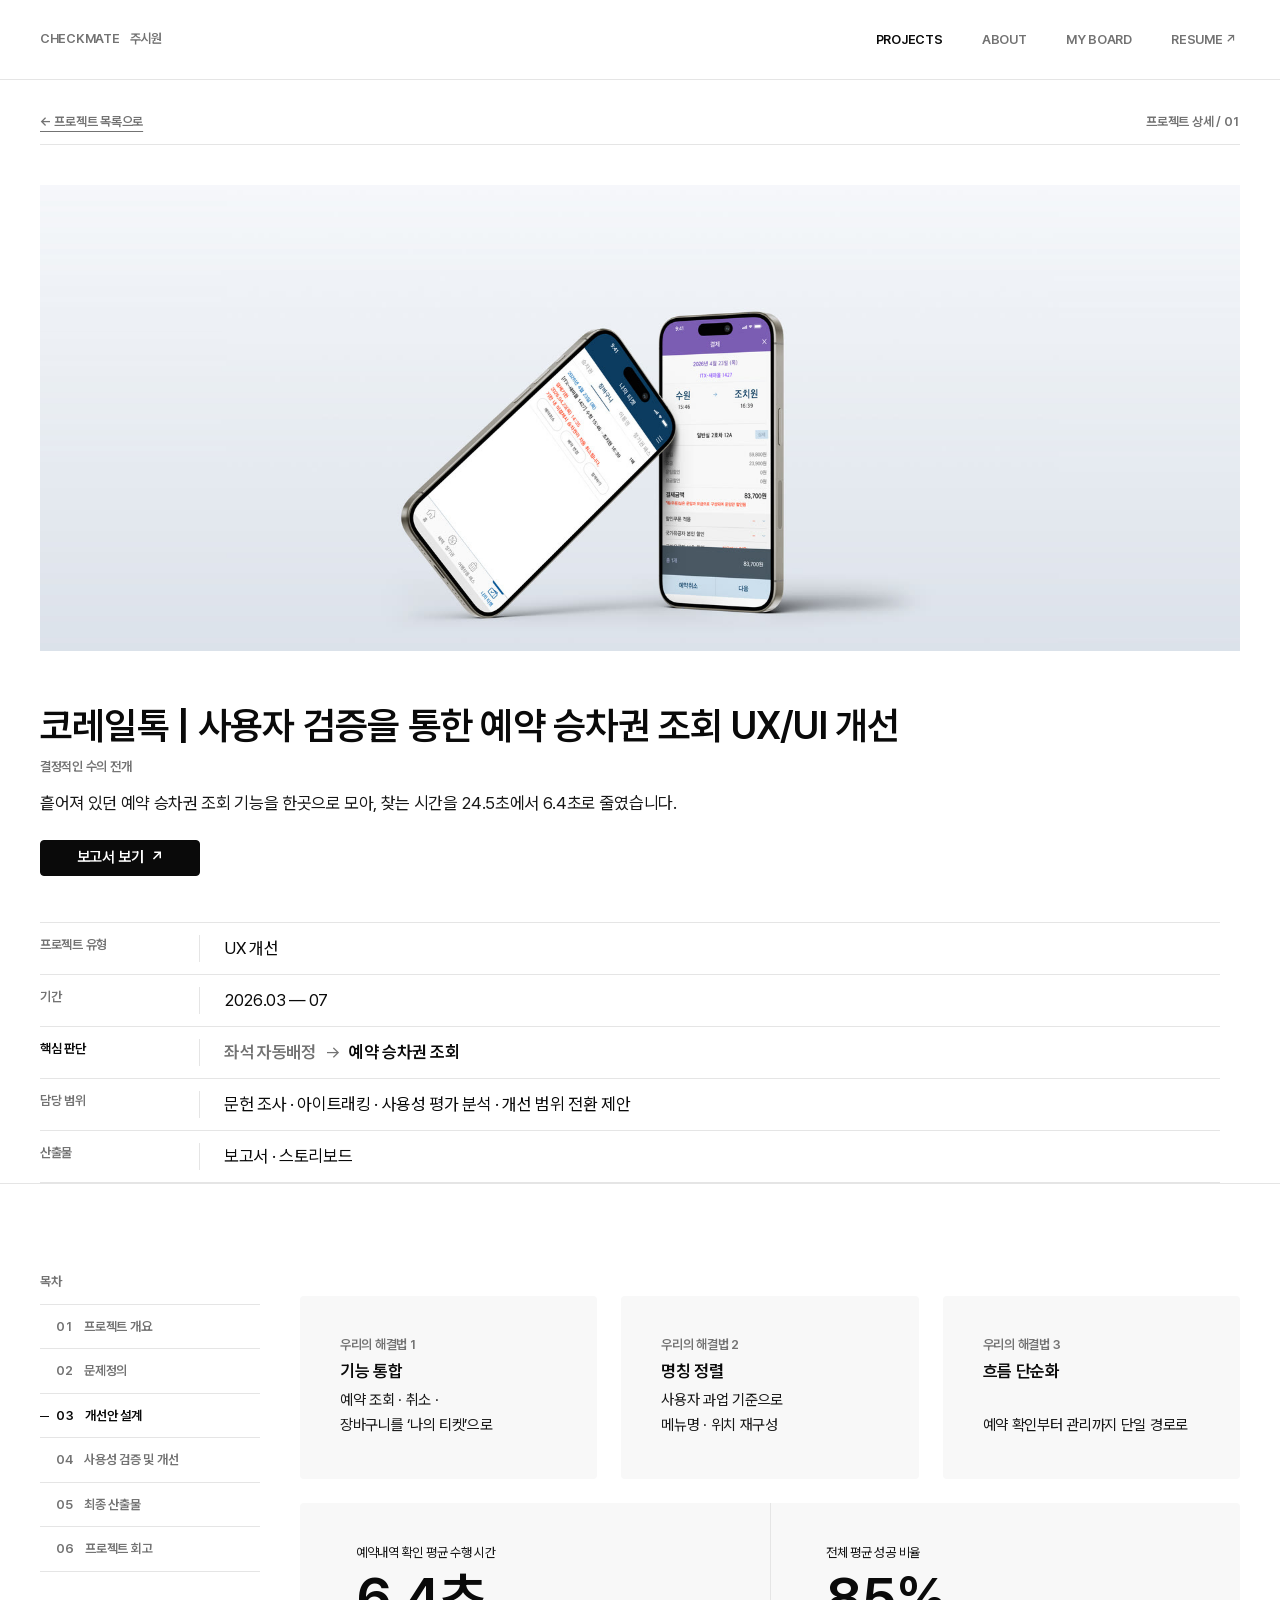
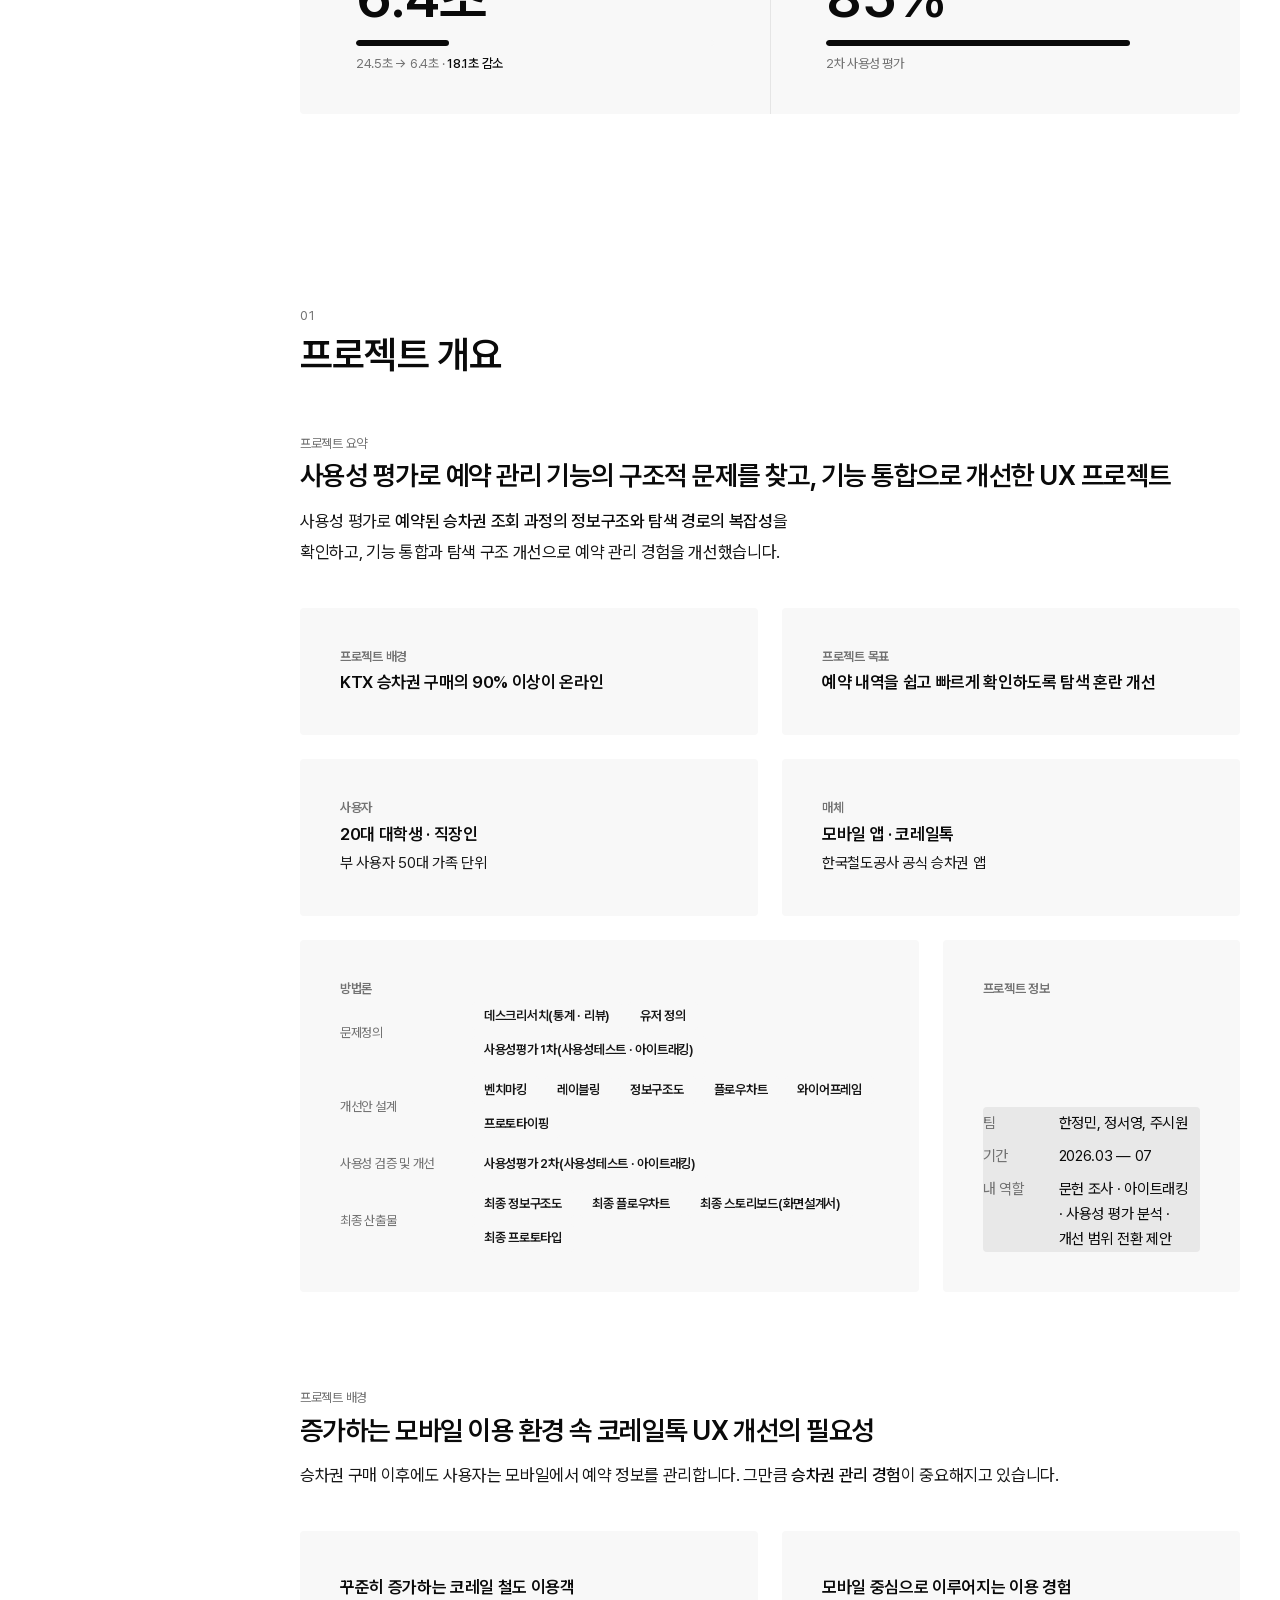
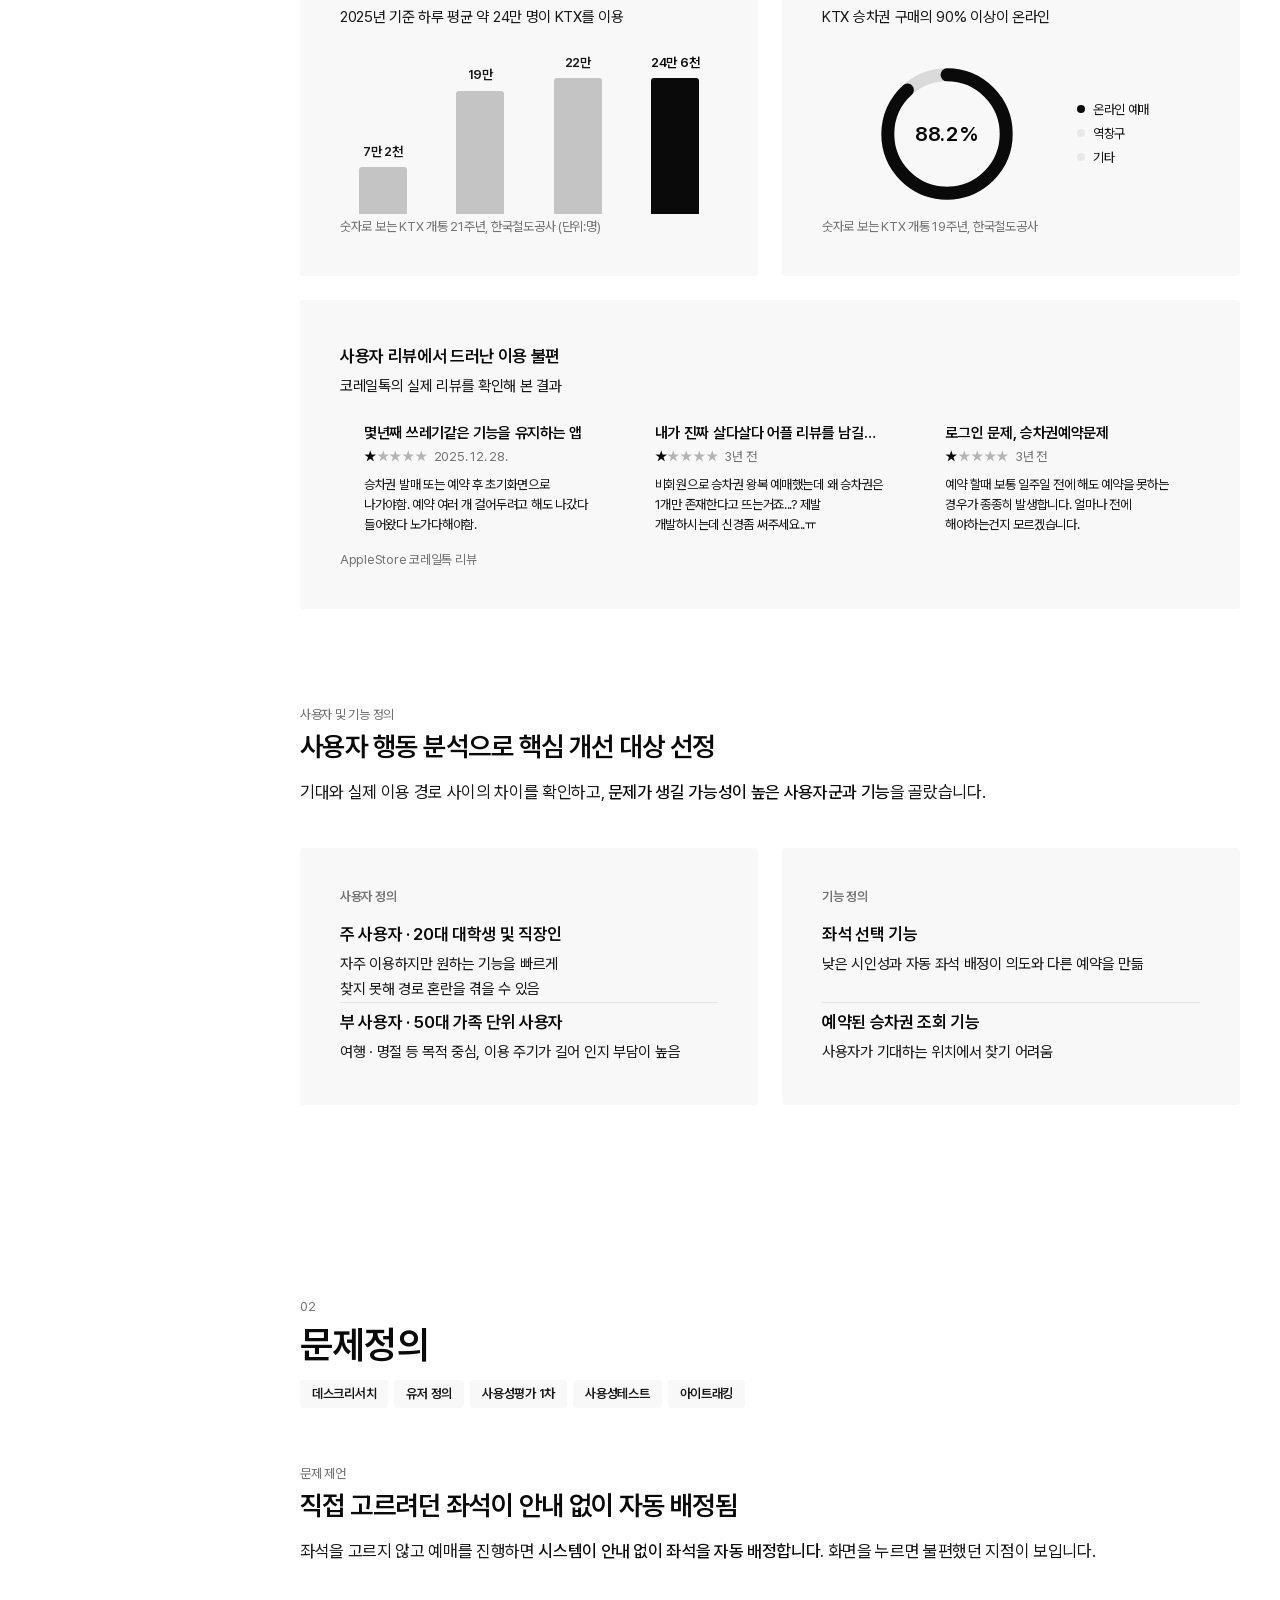
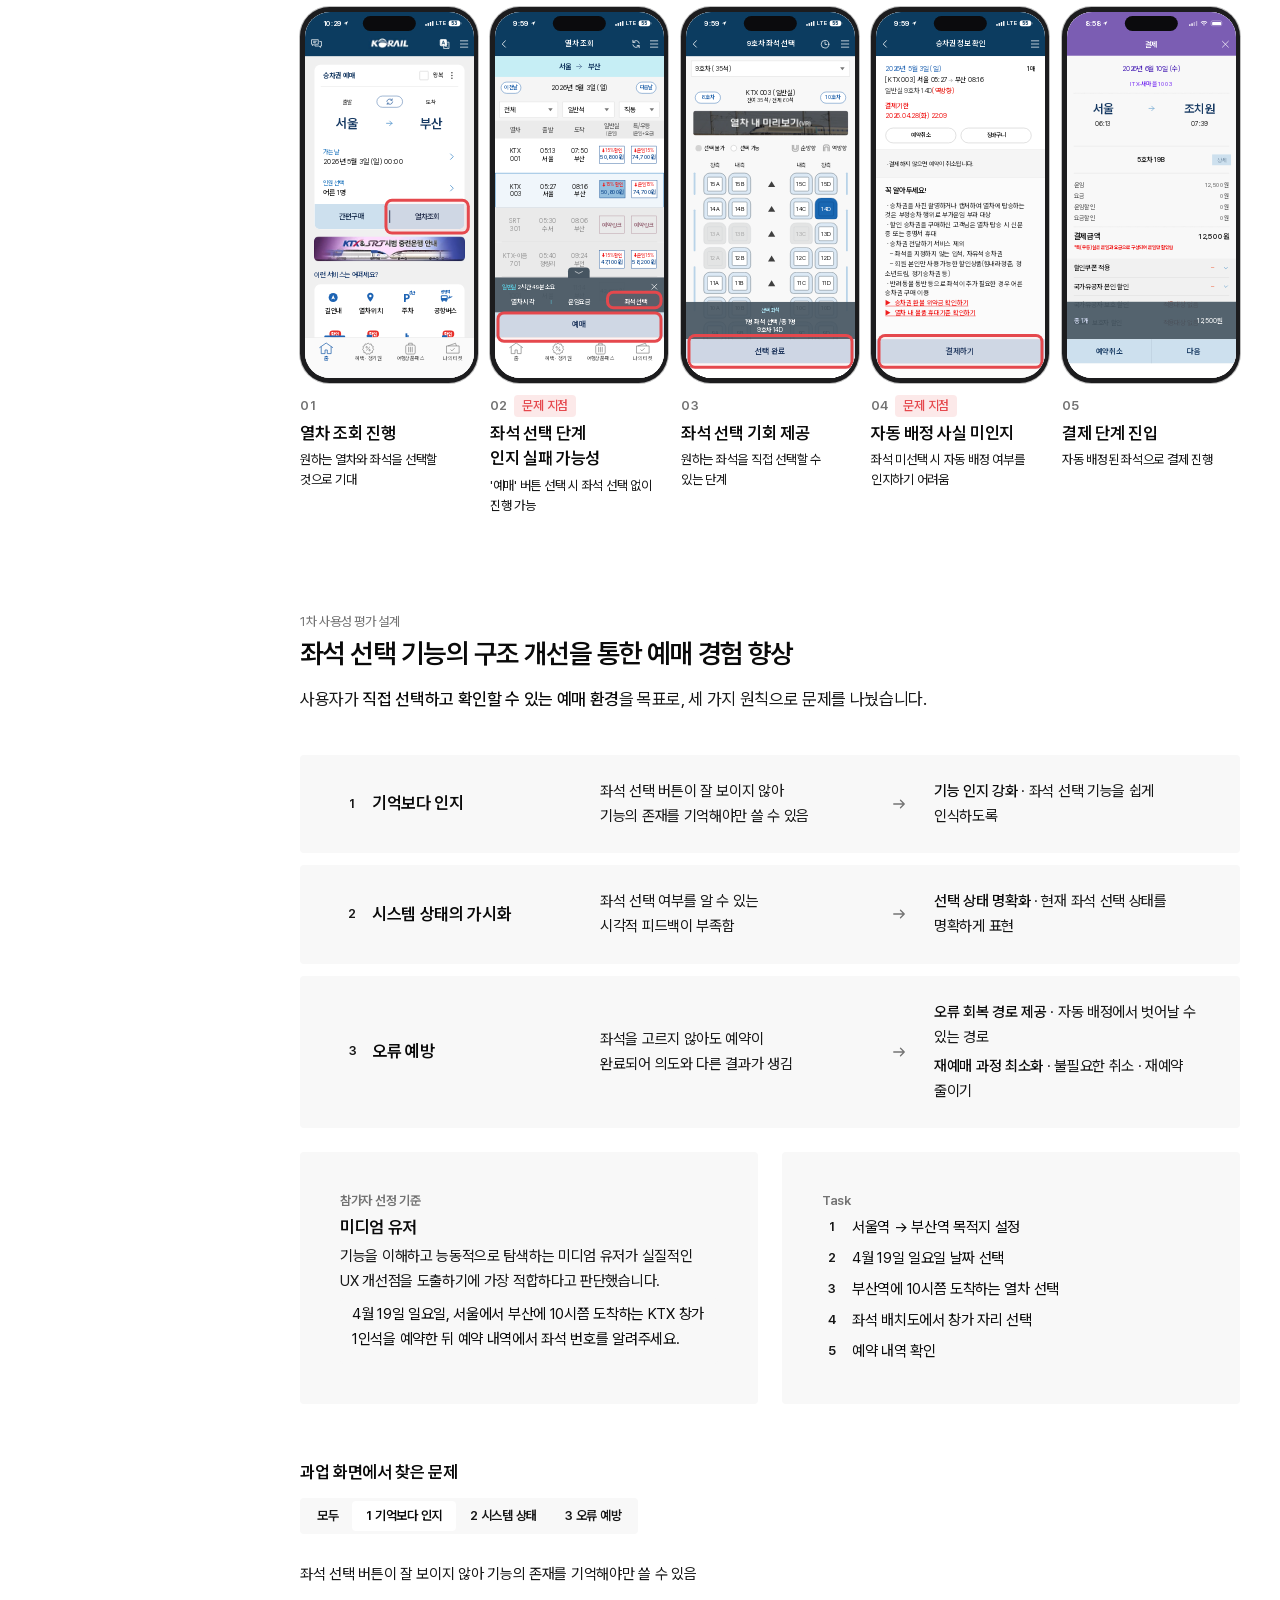
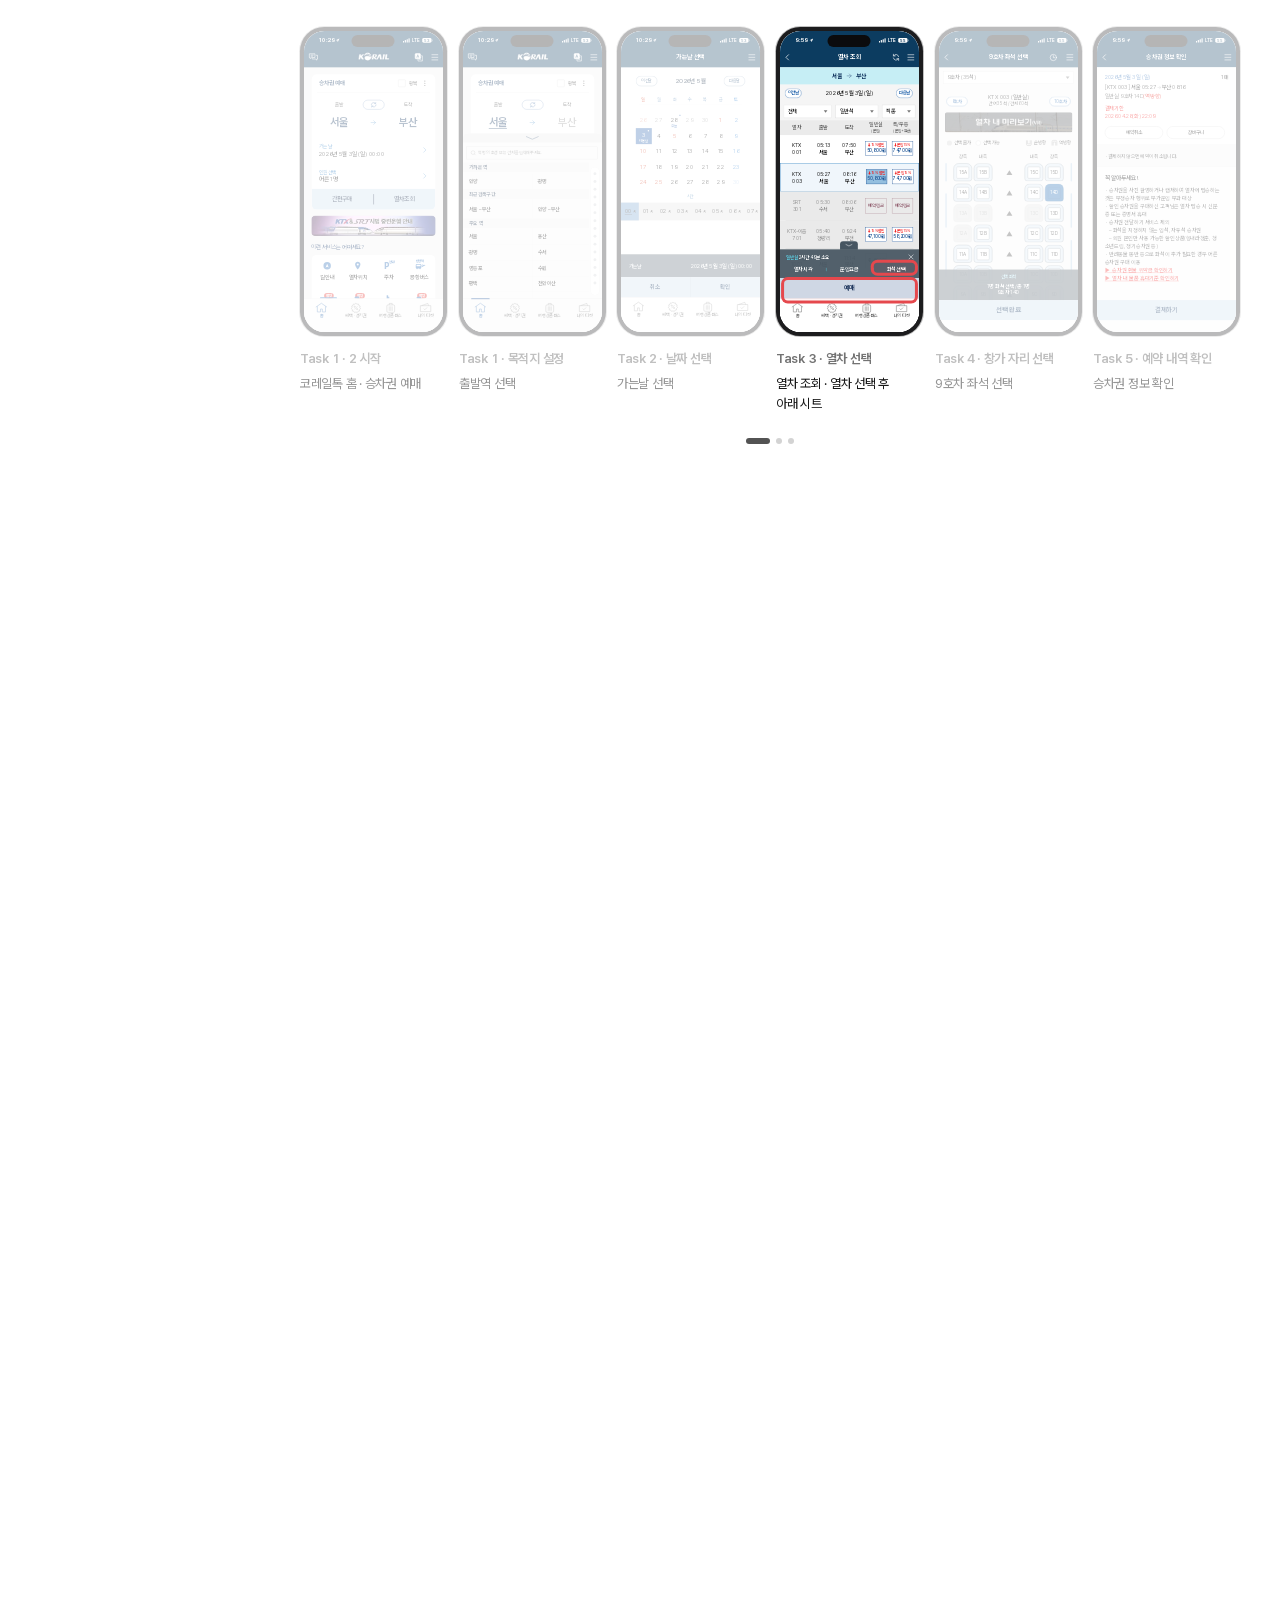
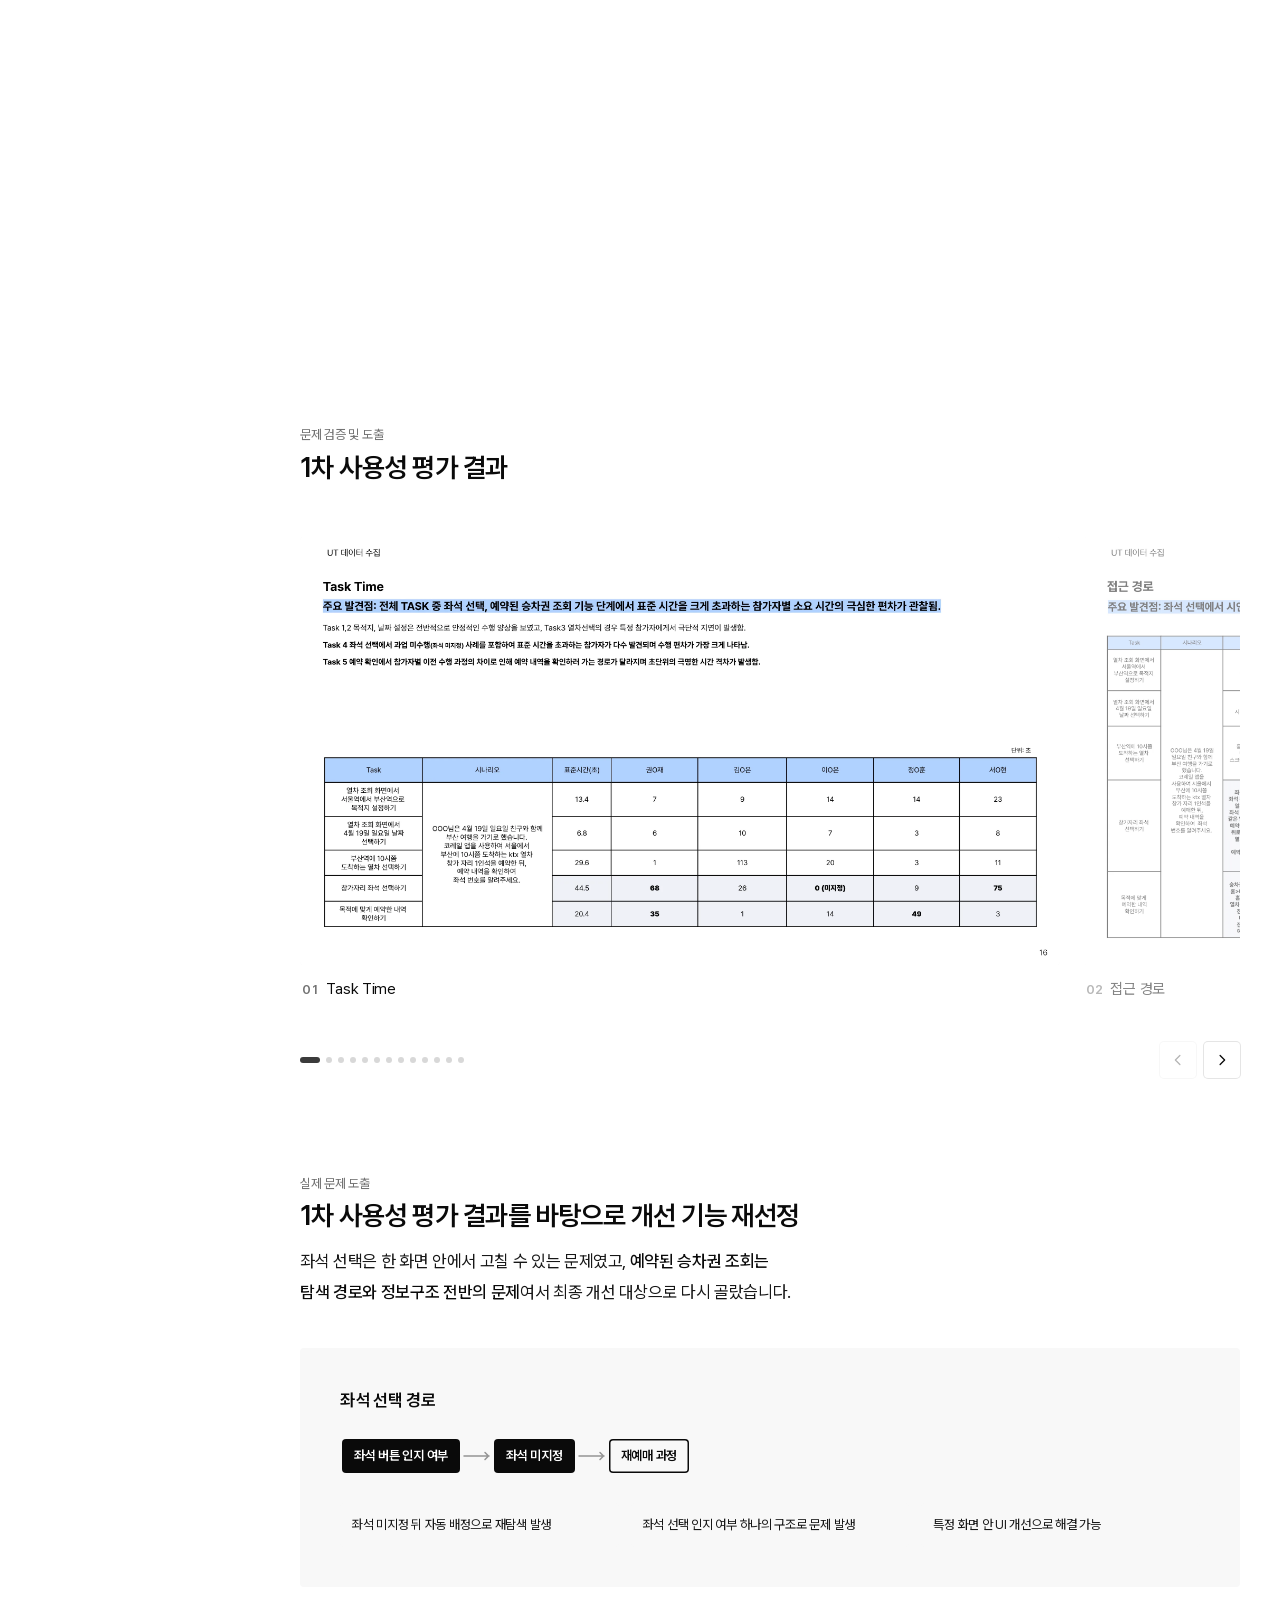
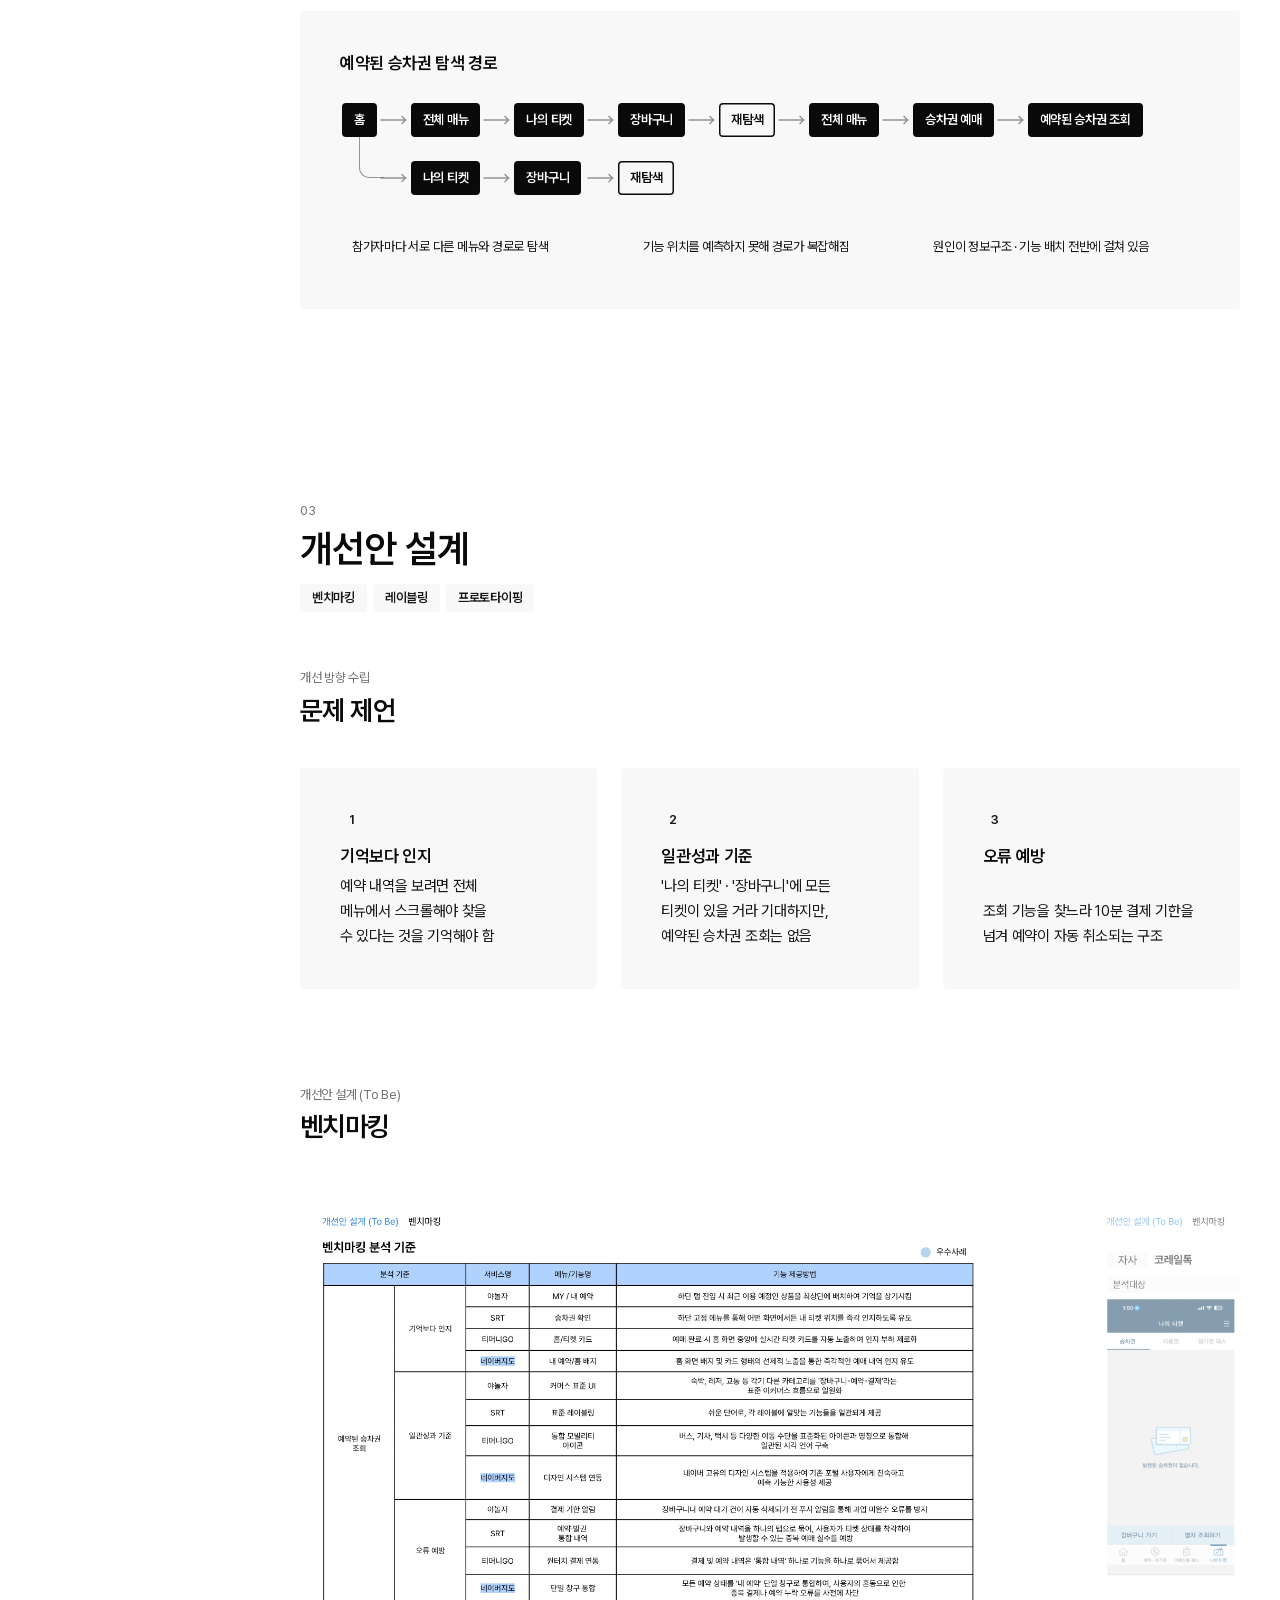
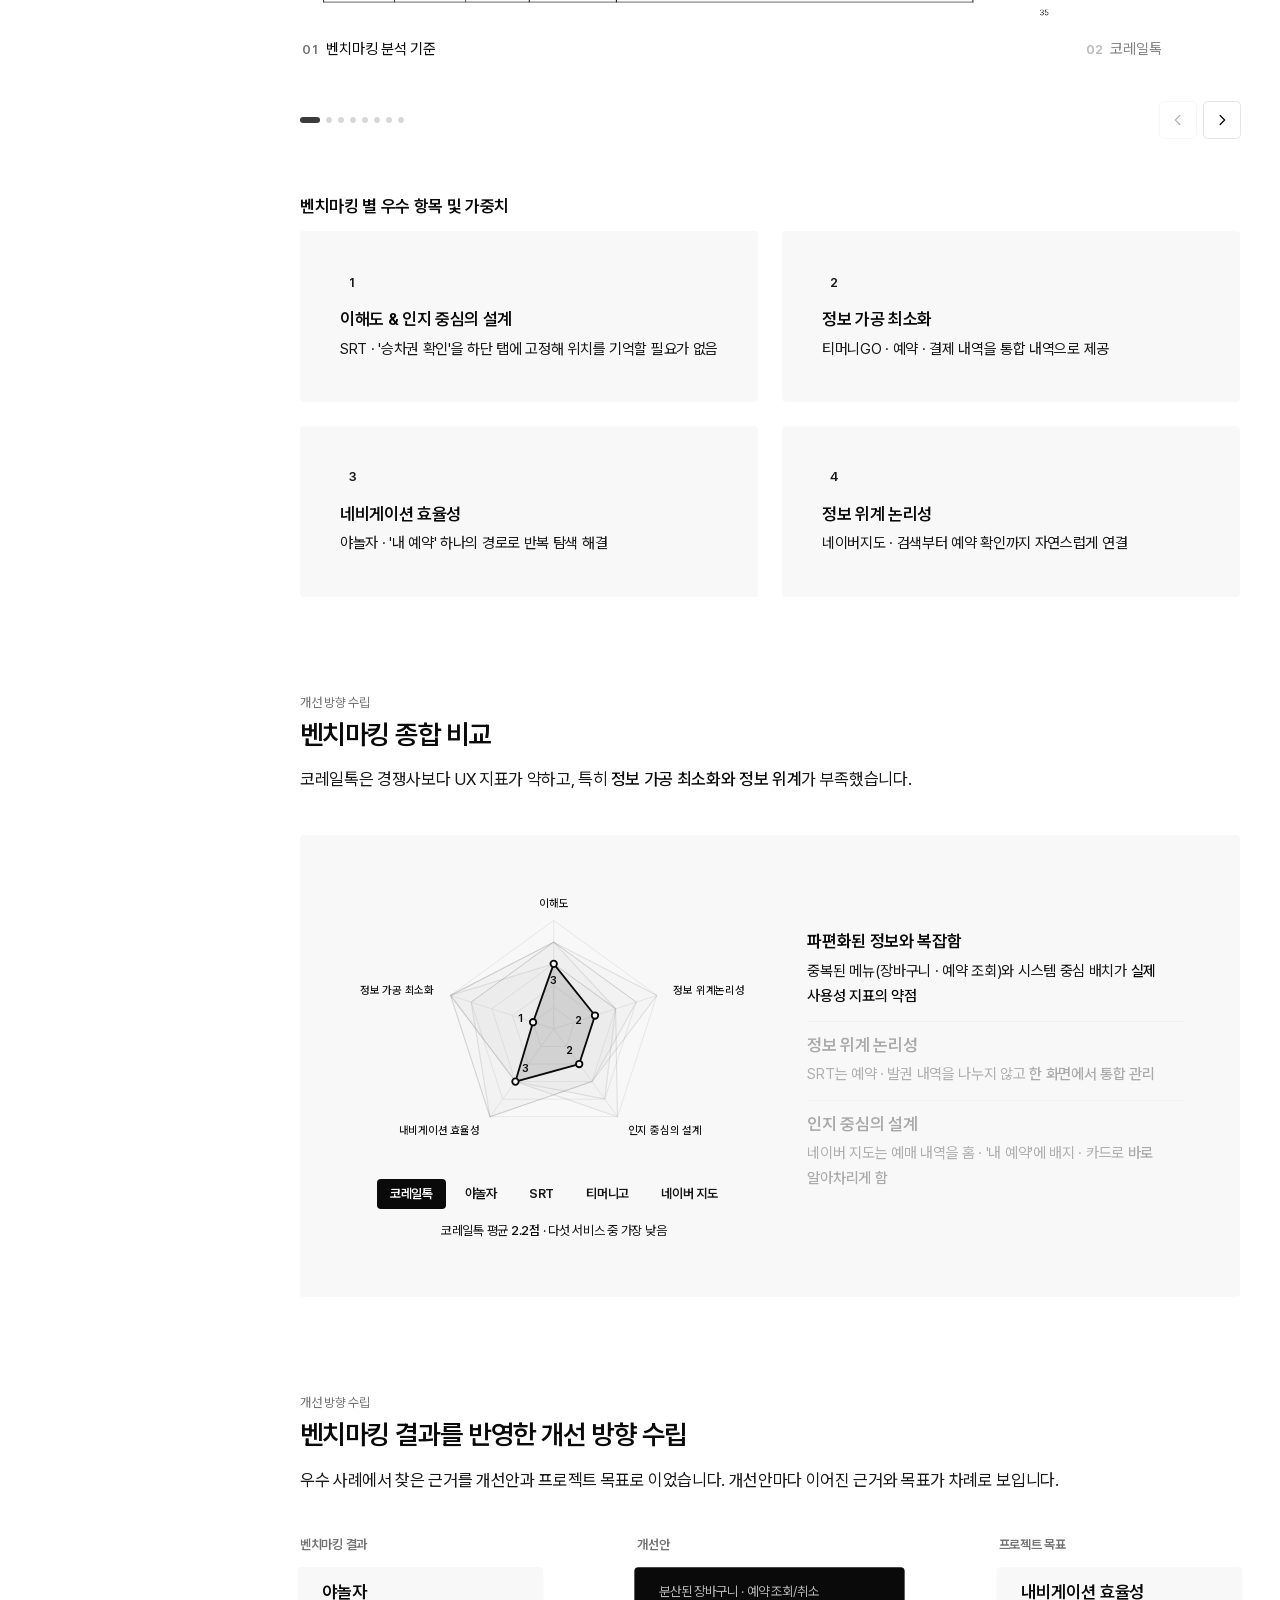
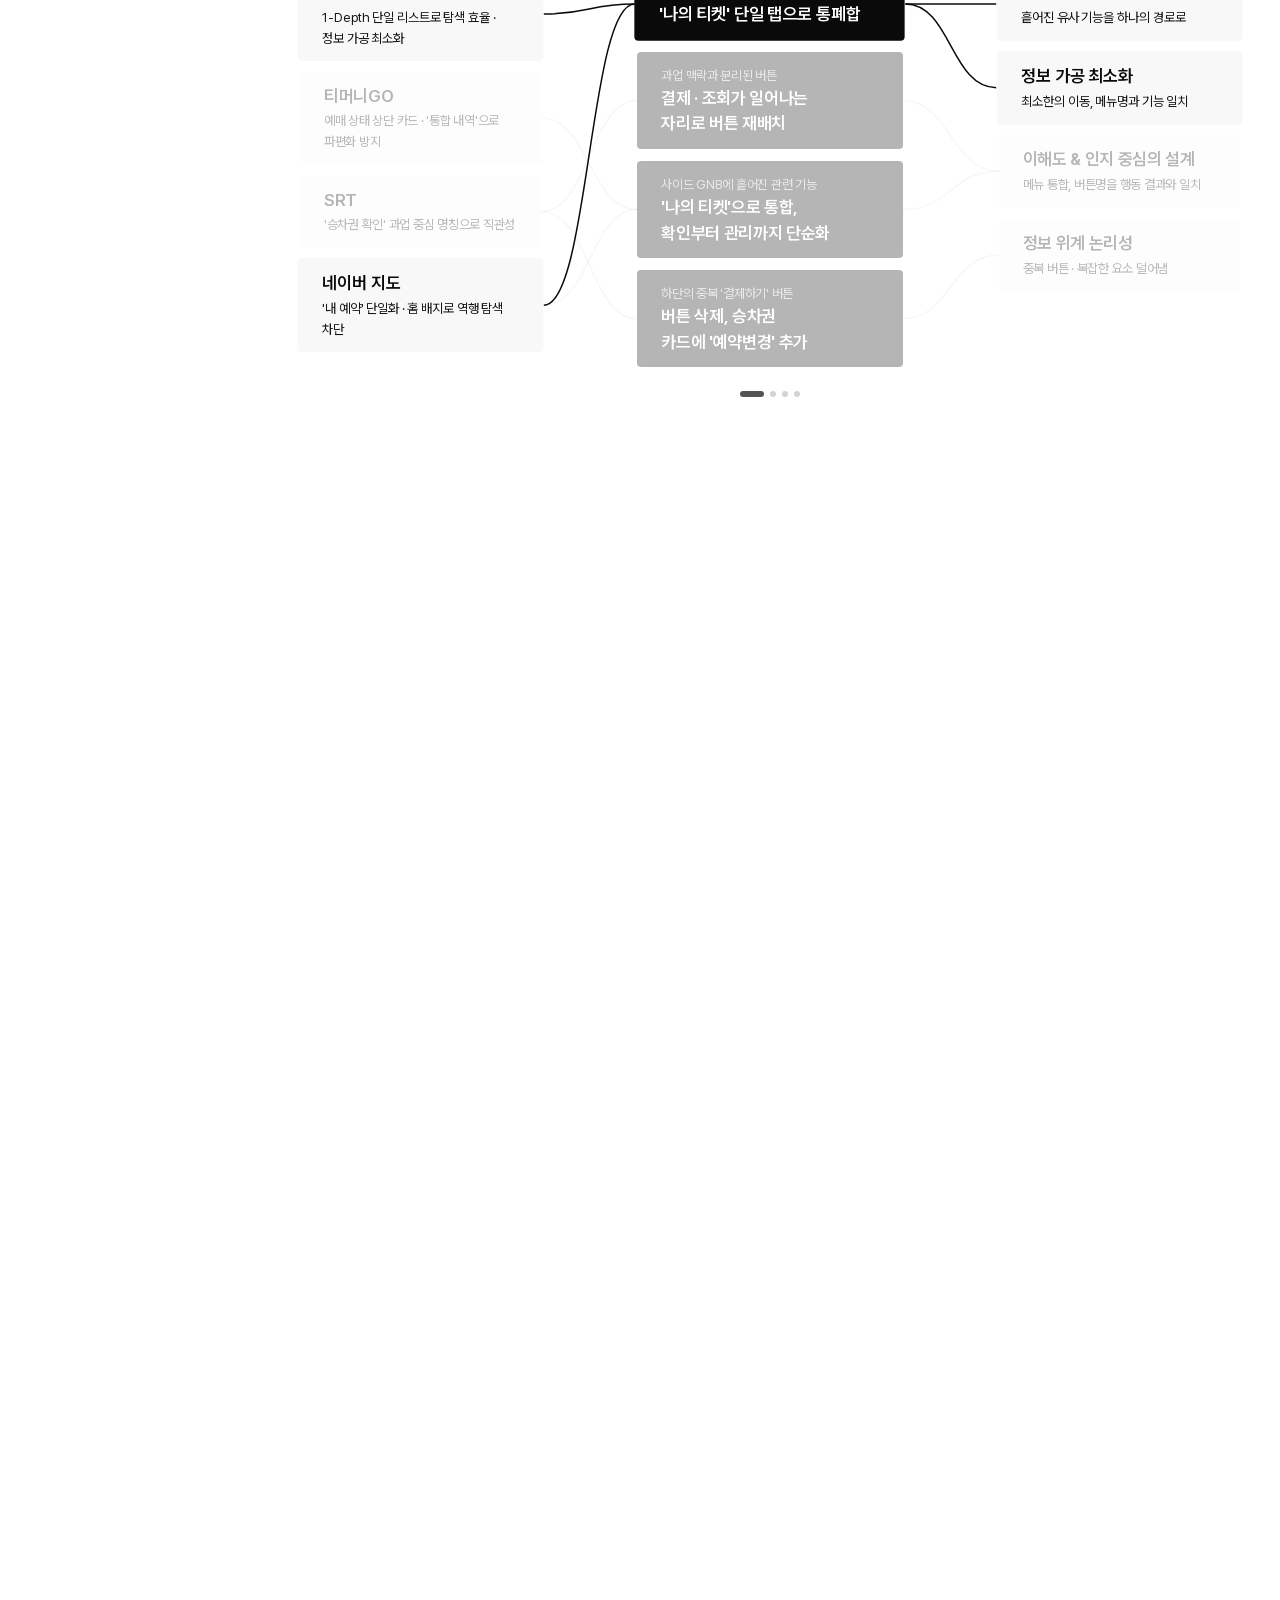
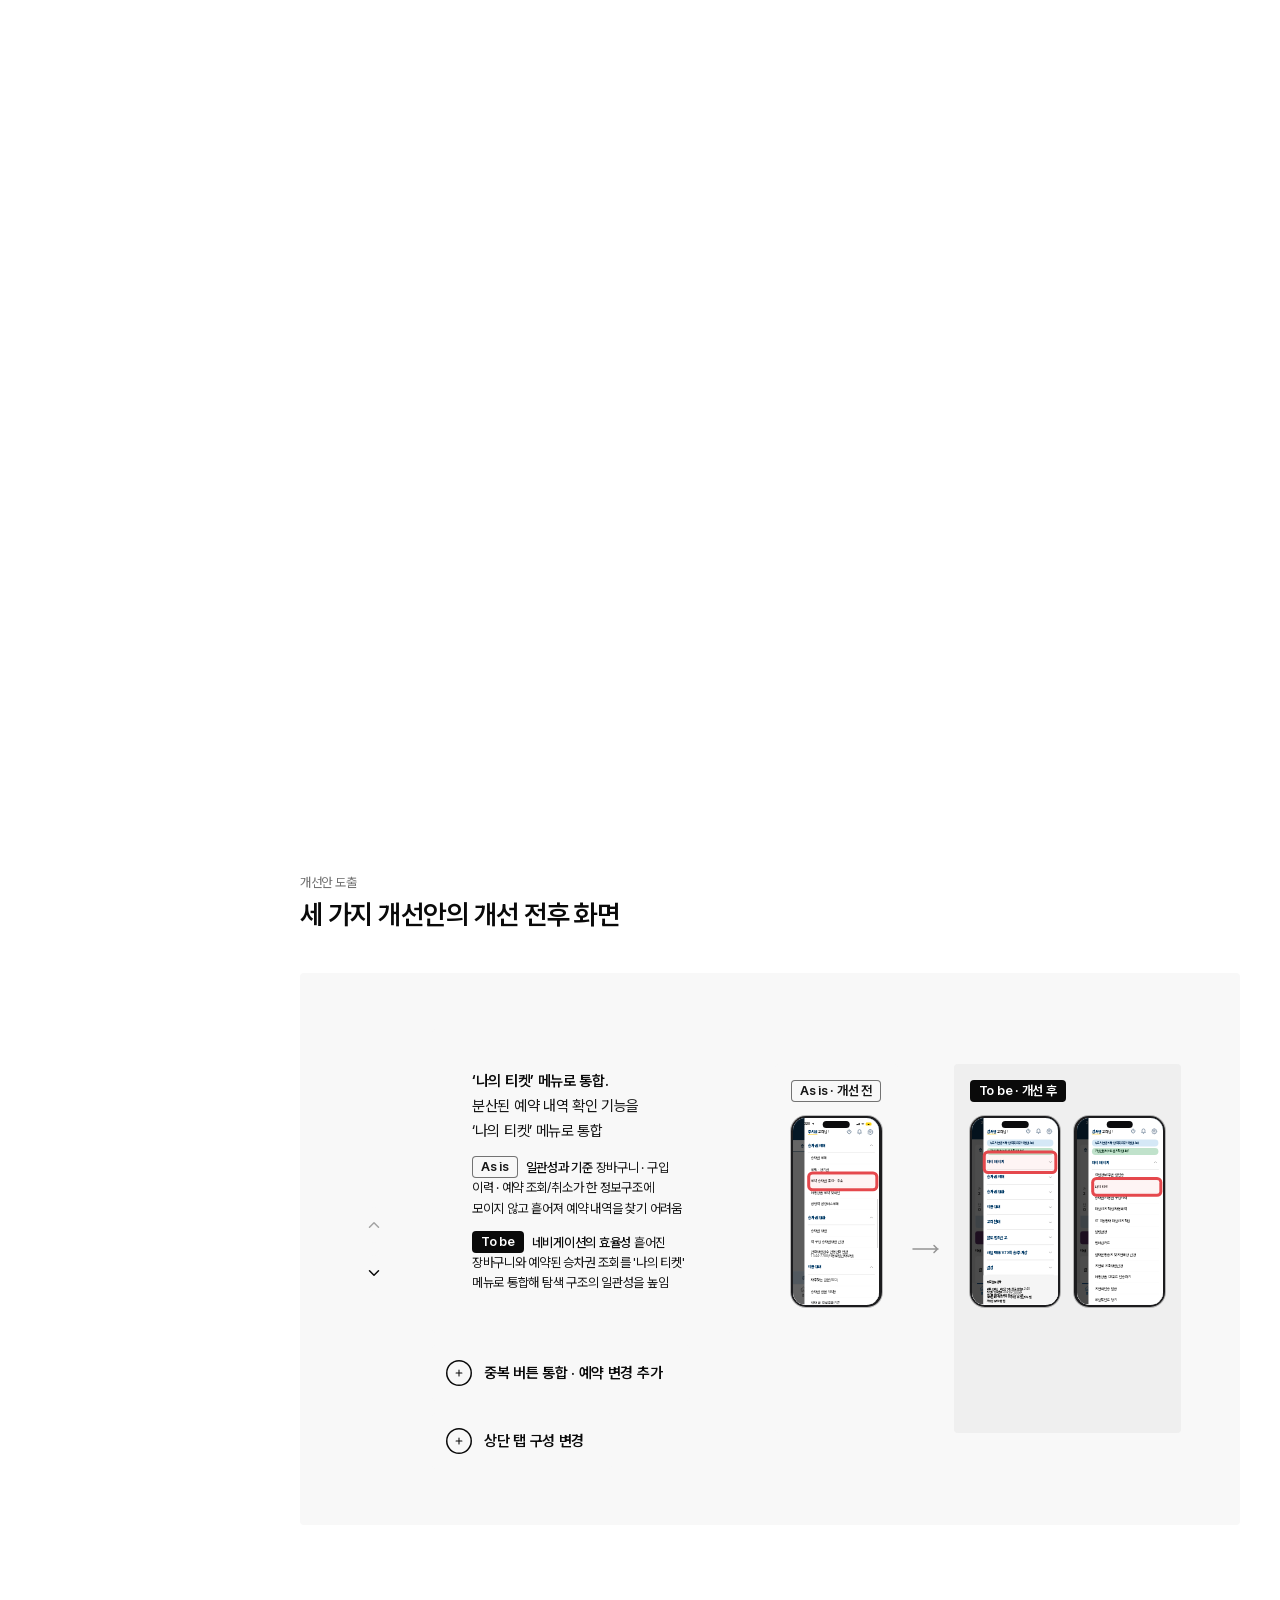
<file: project-detail.html>
<!doctype html>
<html lang="ko">
<head>
  <meta charset="utf-8">
  <meta name="viewport" content="width=device-width, initial-scale=1">
  <meta name="description" content="주시원 UX/UI · 서비스 기획자 프로젝트 상세 페이지">
  <title>PROJECT DETAIL — SIWON JOO</title>
  <link rel="stylesheet" href="detail.css?v=121">
  <link rel="stylesheet" href="system.css?v=121">
  <link rel="stylesheet" href="project.css?v=121">
  <link rel="stylesheet" href="tokens.css?v=121">
  <link rel="stylesheet" href="motion.css?v=121">
  <!-- 자바스크립트가 살아 있을 때만 나타나는 효과를 켠다 (죽으면 글이 그냥 보인다) -->
  <script>(function(d){d.documentElement.classList.add('js-motion');setTimeout(function(){if(!window.__motion)d.documentElement.classList.remove('js-motion');},3000);})(document);</script>
</head>
<body>
  <a class="skip-link" href="#detail-main">본문 바로가기</a>
  <header class="site-header">
    <a class="brand-mark" href="index.html" aria-label="메인으로 이동"><b>CHECKMATE</b><span>주시원</span></a>
    <nav class="gnb" aria-label="주요 메뉴">
      <a class="is-current" href="projects.html">PROJECTS</a>
      <a href="about.html">ABOUT</a>
      <a href="board.html">MY BOARD</a>
      <a href="주시원_이력서.pdf" download="주시원_이력서.pdf">RESUME ↗</a>
    </nav>
  </header>

  <main id="detail-main">
    <section class="detail-intro" aria-labelledby="detail-title">
      <div class="detail-topbar">
        <a class="back-link" href="projects.html">← 프로젝트 목록으로</a>
        <p class="detail-index">프로젝트 상세 / <span id="project-number">01</span></p>
      </div>
      <div class="detail-cover placeholder" id="detail-cover"><span class="ph-label">프로젝트 커버</span><span class="ph-note">이미지 준비 중입니다</span></div>
      <!-- 커버 → 제목 → 본문 → 링크 → 메타 블록 -->
      <div class="detail-intro__content">
        <h1 id="detail-title">프로젝트 제목</h1>
        <p class="detail-sub">결정적인 수의 전개</p>
        <p class="detail-summary" id="detail-summary">프로젝트 한 줄 설명</p>
        <div class="project-docs" id="project-docs" aria-label="산출물"></div>
        <dl class="project-facts" id="project-facts"></dl>
      </div>
    </section>

    <div class="detail-layout">
      <aside class="project-index" aria-label="프로젝트 섹션 탐색">
        <p>목차</p>
        <nav id="section-nav"></nav>
      </aside>
      <div class="detail-sections" id="detail-sections"></div>
    </div>

    <!-- 하단: 나머지 프로젝트를 목록과 같은 행 형식으로 (genchsoy "Other Projects") -->
    <section class="other-projects" aria-labelledby="other-projects-title">
      <div class="other-projects__head">
        <h2 id="other-projects-title">다른 프로젝트</h2>
        <span aria-hidden="true">↓</span>
      </div>
      <div class="project-index-list" id="other-projects-list"></div>
    </section>
  </main>

  <button class="top-button" type="button" id="top-button">맨 위로 ↑</button>

  <footer class="footer">
    <div class="footer__top">
      <div class="footer__brand">
        <p class="footer__mark">CHECKMATE</p>
        <p class="footer__line">판단의 근거를 쌓고 결정적인 수를 두는 기획자</p>
      </div>
      <nav class="footer__col" aria-label="푸터 메뉴">
        <p class="footer__label">MENU</p>
        <a href="index.html">HOME</a>
        <a href="projects.html">PROJECTS</a>
        <a href="about.html">ABOUT</a>
        <a href="board.html">MY BOARD</a>
      </nav>
      <div class="footer__col">
        <p class="footer__label">CONTACT</p>
        <a href="mailto:tldnjs248@naver.com">tldnjs248@naver.com</a>
        <p>서울 · 경기</p>
      </div>
      <div class="footer__col">
        <p class="footer__label">DOCUMENT</p>
        <a href="주시원_이력서.pdf" download="주시원_이력서.pdf">이력서 PDF ↗</a>
        <a href="주시원_자기소개서.pdf" download="주시원_자기소개서.pdf">자기소개서 PDF ↗</a>
      </div>
    </div>
    <div class="footer__base">
      <p>@ 2026 SIWON JOO</p>
      <p>1920 × 1080 화면에 최적화되어 있습니다</p>
      <p>UX/UI &middot; 서비스 기획자</p>
    </div>
  </footer>
  <script src="project-detail.js?v=121"></script>
  <script src="motion.js?v=121"></script>
</body>
</html>
</file>
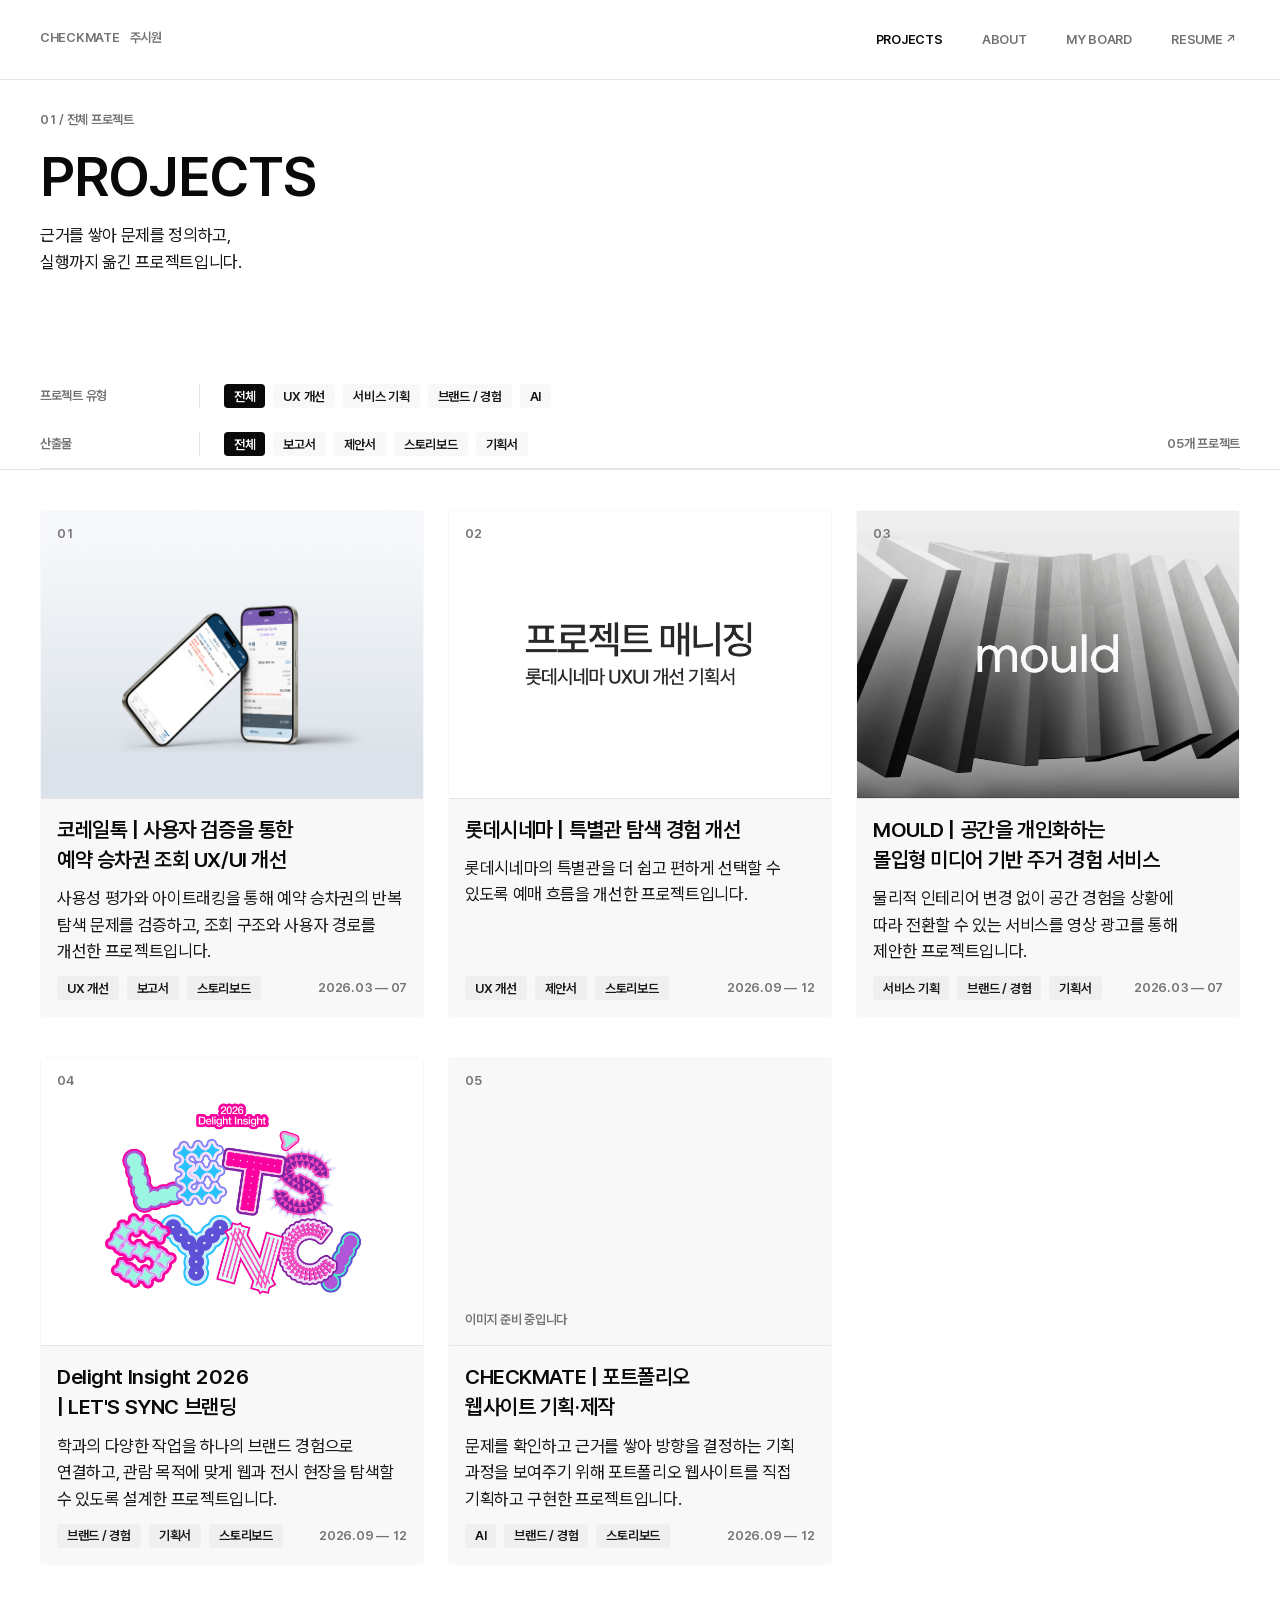
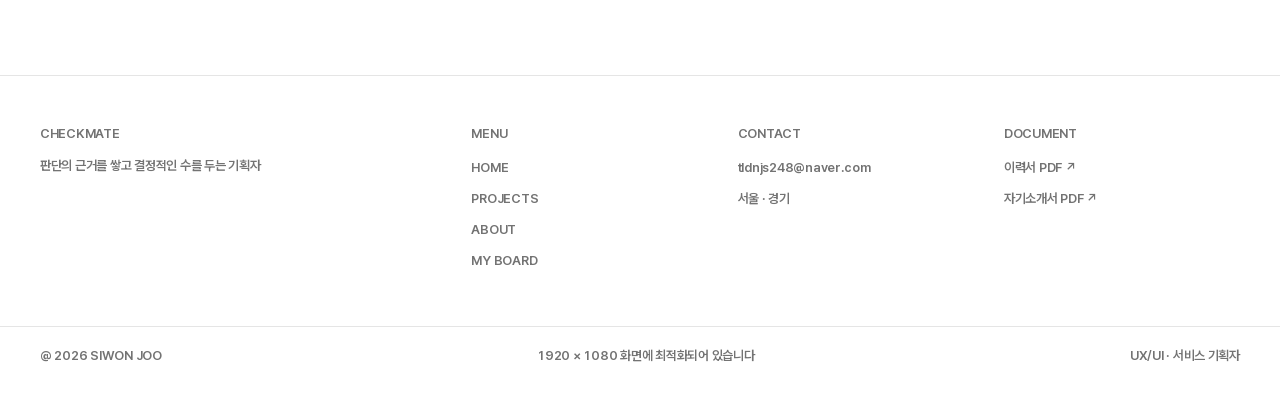
<file: projects.html>
<!doctype html>
<html lang="ko">
<head>
  <meta charset="utf-8">
  <meta name="viewport" content="width=device-width, initial-scale=1">
  <meta name="description" content="주시원 UX/UI · 서비스 기획자 전체 프로젝트 탐색 페이지">
  <title>PROJECTS — SIWON JOO</title>
  <link rel="stylesheet" href="projects.css?v=121">
  <link rel="stylesheet" href="system.css?v=121">
  <link rel="stylesheet" href="list.css?v=121">
  <link rel="stylesheet" href="tokens.css?v=121">
  <link rel="stylesheet" href="motion.css?v=121">
  <!-- 자바스크립트가 살아 있을 때만 나타나는 효과를 켠다 (죽으면 글이 그냥 보인다) -->
  <script>(function(d){d.documentElement.classList.add('js-motion');setTimeout(function(){if(!window.__motion)d.documentElement.classList.remove('js-motion');},3000);})(document);</script>
</head>
<body>
  <a class="skip-link" href="#projects-main">본문 바로가기</a>

  <header class="site-header">
    <a class="brand-mark" href="index.html" aria-label="메인으로 이동"><b>CHECKMATE</b><span>주시원</span></a>
    <nav class="gnb" aria-label="주요 메뉴">
      <a class="is-current" href="projects.html">PROJECTS</a>
      <a href="about.html">ABOUT</a>
      <a href="board.html">MY BOARD</a>
      <a href="주시원_이력서.pdf" download="주시원_이력서.pdf">RESUME ↗</a>
    </nav>
  </header>

  <main id="projects-main">
    <section class="page-intro" aria-labelledby="page-title">
      <p class="eyebrow">01 / 전체 프로젝트</p>
      <h1 id="page-title">PROJECTS</h1>
      <!-- 제목 바로 아래 — 전에 `지금까지 둔 수` 가 있던 자리 -->
      <div class="page-intro__copy">
        <p>근거를 쌓아 문제를 정의하고,<br>실행까지 옮긴 프로젝트입니다.</p>
      </div>
    </section>

    <!-- 레이블 열 + 칩 열, 두 줄이 같은 격자에 정렬된다 -->
    <section class="project-tools" aria-label="프로젝트 필터">
      <div class="filter-group" data-filter-group="type">
        <h3>프로젝트 유형</h3>
        <!-- 버튼은 projects.js 가 프로젝트 데이터에서 만든다 -->
        <div class="filter-options" role="group" aria-label="프로젝트 성격 필터"></div>
      </div>

      <div class="filter-group filter-group--count" data-filter-group="output">
        <h3>산출물</h3>
        <!-- 버튼은 projects.js 가 프로젝트 데이터에서 만든다 -->
        <div class="filter-options" role="group" aria-label="결과물 필터"></div>
        <!-- 거른 결과 개수 — 정렬 칸을 뺀 자리에 들어간다 -->
        <p class="tools-count" aria-live="polite"><span id="result-count">05</span>개 프로젝트</p>
      </div>
    </section>

    <section class="project-grid-section" aria-label="프로젝트 목록">
      <div class="project-grid" id="project-grid"></div>
      <p class="empty-state" id="empty-state" hidden>선택한 조건에 해당하는 프로젝트가 없습니다.</p>
    </section>
  </main>

  <footer class="footer">
    <div class="footer__top">
      <div class="footer__brand">
        <p class="footer__mark">CHECKMATE</p>
        <p class="footer__line">판단의 근거를 쌓고 결정적인 수를 두는 기획자</p>
      </div>
      <nav class="footer__col" aria-label="푸터 메뉴">
        <p class="footer__label">MENU</p>
        <a href="index.html">HOME</a>
        <a href="projects.html">PROJECTS</a>
        <a href="about.html">ABOUT</a>
        <a href="board.html">MY BOARD</a>
      </nav>
      <div class="footer__col">
        <p class="footer__label">CONTACT</p>
        <a href="mailto:tldnjs248@naver.com">tldnjs248@naver.com</a>
        <p>서울 · 경기</p>
      </div>
      <div class="footer__col">
        <p class="footer__label">DOCUMENT</p>
        <a href="주시원_이력서.pdf" download="주시원_이력서.pdf">이력서 PDF ↗</a>
        <a href="주시원_자기소개서.pdf" download="주시원_자기소개서.pdf">자기소개서 PDF ↗</a>
      </div>
    </div>
    <div class="footer__base">
      <p>@ 2026 SIWON JOO</p>
      <p>1920 × 1080 화면에 최적화되어 있습니다</p>
      <p>UX/UI &middot; 서비스 기획자</p>
    </div>
  </footer>

  <script src="projects.js?v=121"></script>
  <script src="motion.js?v=121"></script>
</body>
</html>
</file>
<file: styles.css>
/* Pretendard (dist/fonts) — 설치되지 않은 기기에서도 같은 글꼴로 보이게 */
@font-face{font-family:Pretendard;font-weight:45 920;font-style:normal;font-display:swap;src:url("fonts/PretendardVariable.woff2") format("woff2-variations"),url("fonts/PretendardVariable.woff2") format("woff2")}

:root {
  --ink: #111;
  --canvas: #fafafa;
  --panel: rgba(255,255,255,.76);
  --placeholder: #e2e2e2;
  --placeholder-light: #ebebeb;
  --profile-placeholder: #d9d9d9;
  --line: #8a8a8a;
  --hairline: #d7d7d7;
  --mute: #707070;

  /* ── 타이포 토큰 ──────────────────────────────────────
     크기는 아래 8단만 쓰고, 굵기는 두 단으로 고정한다.
       400 = 본문·값,  700 = 제목·라벨
     반응형은 선택자를 다시 쓰지 않고 이 토큰만 갈아끼운다. */
  --fs-display: 43px;   /* 히어로 대표 문장 */
  --fs-h2: 42px;        /* 인트로 */
  --fs-h3: 30px;        /* 섹션 머리말 · 프로젝트 제목 · 카드 */
  --fs-button: 26px;
  --fs-lead: 22px;      /* 인트로 보조 문장 */
  --fs-body: 18px;
  --fs-sm: 16px;        /* 메타 · 상세 */
  --fs-nav: 15px;
  --fs-xs: 13px;        /* 마이크로 라벨 */
  --fw-text: 400;
  --fw-label: 700;
  --ls-tight: -.04em;   /* 큰 제목 */
  --ls-wide: .06em;     /* 대문자 마이크로 라벨 */

  /* ABOUT 표의 열 너비 — 구분선 정렬과 SKILLS 들여쓰기를 한 값으로 묶는다.
     열 사이 여백은 각 열 너비에 포함돼 있다(gap 미사용). */
  --label-col: 316px;
  --mid-col: 480px;
}

* { box-sizing: border-box; }
html { scroll-behavior: smooth; }
body {
  margin: 0;
  overflow-x: hidden;
  color: var(--ink);
  background: var(--canvas);
  font-family: Pretendard, "Pretendard Variable", -apple-system, BlinkMacSystemFont, "Segoe UI", Arial, sans-serif;
  font-size: var(--fs-body);
  font-weight: var(--fw-text);
  line-height: 1.42;
  letter-spacing: -0.025em;
}
a { color: inherit; text-decoration: none; }
button { font: inherit; color: inherit; }
h1, h2, h3, p, dl, dd { margin: 0; }
h1, h2, h3 { font-weight: var(--fw-label); letter-spacing: var(--ls-tight); }
.skip-link { position: fixed; top: -60px; left: 20px; z-index: 100; padding: 10px 16px; color: #fff; background: #111; }
.skip-link:focus { top: 16px; }
.placeholder { background: var(--placeholder); }

/* ── 헤더 ───────────────────────────────────────────── */
.site-header {
  position: fixed;
  top: 0; right: 0; left: 0;
  z-index: 20;
  height: 80px;
  border-bottom: 1px solid var(--hairline);
  background: rgba(255,255,255,.94);
}
.brand-mark {
  position: absolute;
  top: 32px;
  left: max(60px, calc((100vw - 1920px) / 2 + 60px));
  display: block;
  width: 127px; height: 16px;
  background: #d0d0d0;
}
.brand-mark span { position: absolute; width: 1px; height: 1px; overflow: hidden; clip: rect(0 0 0 0); }
.gnb {
  position: absolute;
  top: 0;
  right: max(59px, calc((100vw - 1920px) / 2 + 59px));
  height: 80px;
  display: flex;
  gap: 38px;
  align-items: center;
}
.gnb a {
  display: grid; place-items: center;
  height: 80px; padding: 0 3px;
  font-size: var(--fs-nav); font-weight: var(--fw-text);
  letter-spacing: var(--ls-wide);
  color: var(--mute);
}
.gnb a.is-current { color: var(--ink); font-weight: var(--fw-label); }

main { width: 100%; max-width: 1920px; margin: 0 auto; }

.button {
  display: inline-flex;
  align-items: center;
  justify-content: center;
  width: 319px; height: 99px;
  background: var(--placeholder);
  font-size: var(--fs-button);
  font-weight: var(--fw-text);
  letter-spacing: -.02em;
}
.button:hover, .button:focus-visible { outline: 2px solid #777; outline-offset: -2px; }

/* ── HERO — 첫 화면은 대표 문장과 진입 버튼만 (1920 기준 1020px) ── */
.hero {
  height: 100vh;
  height: 100svh;
  min-height: 640px;
  display: flex;
  flex-direction: column;
  justify-content: flex-end;
  padding: 0 60px clamp(36px, 6.1vh, 62px);
  background: var(--panel);
}
.hero h1 { font-size: min(var(--fs-display), 4vh); line-height: 1.25; }
.hero__actions { display: flex; gap: 18px; margin-top: min(42px, 3.9vh); }
.hero__actions .button { height: min(99px, 9.2vh); }

/* ── INTRO ──────────────────────────────────────────── */
.intro {
  /* 높이는 내용으로 결정하되 하단 여백으로 1920 기준 860px를 맞춘다 */
  padding: 67px 60px 149px;
  background: var(--panel);
}
.intro__copy h2 { font-size: var(--fs-h2); line-height: 1.27; }
.intro__copy p { margin-top: 28px; font-size: var(--fs-lead); line-height: 1.5; }
.principles { display: flex; gap: 14px; margin-top: 97px; }
.principles article { width: 345px; height: 346px; padding: 43px 25px; background: var(--placeholder-light); }
.principles h3 { font-size: var(--fs-h3); line-height: 1; }
.principles p { margin-top: 16px; font-size: var(--fs-body); line-height: 1.45; }

/* ── 섹션 머리말 — 제목 + 전체 보기 버튼 (1920 기준 156px) ── */
.section-head {
  height: 156px;
  padding: 0 60px;
  display: flex;
  align-items: center;
  justify-content: space-between;
  background: var(--canvas);
}
.section-head h2 { font-size: var(--fs-h3); }

/* ── 프로젝트 행 (1920 기준 880px) ───────────────────── */
.projects { background: var(--canvas); }
.project {
  padding: 0 60px 68px;
  display: grid;
  grid-template-columns: 1195fr 581fr;
  column-gap: 23px;
  background: var(--panel);
}
.project__media { grid-column: 1; height: 675px; }
.project__side  { grid-column: 2; height: 675px; }
.project__copy  { grid-column: 1; margin-top: 29px; }
.project__copy h3 { font-size: var(--fs-h3); line-height: 1.2; }
.project__meta { margin-top: 14px; font-size: var(--fs-sm); line-height: 1.4; color: var(--mute); }
.project__desc { margin-top: 8px; font-size: var(--fs-body); line-height: 1.45; }

/* 드롭다운 — 버튼 상자 없이 셰브론만. 열리면 180도 회전 */
.detail-toggle {
  grid-column: 2;
  justify-self: end;
  align-self: start;
  margin-top: 46px;
  width: 56px; height: 56px;
  display: grid; place-items: center;
  padding: 0; border: 0; background: transparent;
  color: #111; cursor: pointer;
  transition: color .15s ease, transform .25s ease;
}
.detail-toggle svg { display: block; }
.detail-toggle:hover { color: var(--mute); }
.detail-toggle:focus-visible { outline: 2px solid #111; outline-offset: 2px; }
.project.is-open .detail-toggle { transform: rotate(180deg); }

.project__details {
  grid-column: 1 / -1;
  display: none;
  margin-top: 32px;
  border-top: 1px solid #111;
}
.project__details.is-open { display: block; }
.project__details > div {
  display: grid;
  grid-template-columns: 190px minmax(0, 1fr);
  column-gap: 24px;
  align-items: start;
  padding: 18px 0;
  border-bottom: 1px solid #e3e3e3;
}
.project__details > div:last-child { border-bottom: 0; }
.project__details dt { font-size: var(--fs-xs); font-weight: var(--fw-label); letter-spacing: var(--ls-wide); color: var(--line); }
/* 본문은 따로 폭을 두지 않고 페이지 마진까지 채운다 */
.project__details dd { font-size: var(--fs-sm); }
/* 블록 하나를 글상자 하나로 — 줄 간격 150%, 자간은 전역값(-0.025em)을 그대로 쓴다 */
.project__details dd p { margin: 0; line-height: 1.5; text-align: left; }
.project__details dt b { display: block; font-size: var(--fs-sm); font-weight: 700; letter-spacing: .06em; color: #111; }
.project__details dt span { display: block; margin-top: 4px; }

/* ── ABOUT 미리보기 ─────────────────────────────────── */
.about__body { padding: 0 60px 115px; background: var(--panel); }
.about__visual { height: 343px; background: var(--profile-placeholder); }
/* 라벨 / 요약 / 상세 3단. 열 사이 간격은 열 너비에 포함시켜 둔다 —
   gap 을 쓰면 SKILLS 아코디언(--label-col 들여쓰기)과 요약 열이 어긋난다. */
.about__facts { margin-top: 47px; border-top: 1px solid var(--line); }
.about__facts > div {
  display: grid;
  grid-template-columns: var(--label-col) var(--mid-col) minmax(0, 1fr);
  align-items: start;
  padding: 22px 0 26px;
  border-bottom: 1px solid var(--line);
  line-height: 1.5;
}
.about__facts dt {
  font-size: var(--fs-xs);
  font-weight: var(--fw-label);
  letter-spacing: var(--ls-wide);
  color: var(--mute);
}
.about__facts dd { font-weight: var(--fw-text); }
.about__summary { padding-right: 40px; font-weight: var(--fw-label); }
.about__detail { max-width: 760px; }
.about__detail p + p { margin-top: 20px; }
.about__bio .about__detail { line-height: 1.7; }

/* SKILLS — 구분선은 위 행들과 같은 전체 폭으로 긋고, 글자만 값 열에 맞춘다 */
/* 역량 — 네 분류가 한 덩어리로 읽혀야 한다.
   하위 구분선은 얇게, 그리고 글자가 시작하는 요약 열부터 긋는다.
   행 전체를 닫는 굵은 선만 다른 행과 같은 전폭으로 둔다. */
.about__facts > .about__skills { display: block; position: relative; padding: 0; }
.about__skills > dt { position: absolute; top: 22px; left: 0; }
.about__skills > dd { margin: 0; }
.skill-list { margin-left: var(--label-col); }
.skill { border-bottom: 1px solid #e3e3e3; }
.skill:last-child { border-bottom: 0; }
.skill-toggle {
  width: 100%; min-height: 64px;
  display: flex; align-items: center; justify-content: space-between;
  gap: 16px; padding: 0;
  border: 0; background: transparent; cursor: pointer; text-align: left;
}
.skill-toggle strong { font-size: var(--fs-body); font-weight: var(--fw-label); }
.skill-toggle i { font-style: normal; font-size: var(--fs-lead); line-height: 1; color: var(--line); }
.skill-toggle:focus-visible { outline: 2px solid #111; outline-offset: -2px; }

.skill-detail { display: none; padding: 0 0 20px; }
.skill-detail.is-open { display: block; }
.skill-row {
  display: grid;
  grid-template-columns: 300px minmax(0, 1fr);
  column-gap: 20px;
  align-items: baseline;
  padding: 10px 0;
}
.skill-row strong { font-size: var(--fs-sm); font-weight: var(--fw-label); }
.skill-row p { font-size: var(--fs-sm); line-height: 1.45; color: var(--mute); }

/* ── 푸터 ───────────────────────────────────────────── */
.footer {
  width: 100%; max-width: 1920px;
  height: 240px;
  margin: 0 auto;
  padding: 70px 90px;
  background: #f1f1f1;
  display: grid;
  grid-template-columns: 280px 1fr auto 96px;
  gap: 16px;
  align-items: start;
  font-size: var(--fs-body);
}
.footer a { text-decoration: underline; text-underline-offset: 4px; }

/* ══ 반응형 — 크기는 토큰만 갈아끼우고, 선택자는 배치만 손본다 ══ */
@media (max-width: 1919px) {
  .brand-mark { left: 60px; }
  .gnb { right: 59px; }
  .principles article { width: calc((100% - 28px) / 3); max-width: 345px; }
}

@media (max-width: 1400px) {
  :root { --fs-display: 36px; --fs-h2: 36px; --fs-h3: 26px; --label-col: 240px; --mid-col: 360px; }
  .gnb { gap: 22px; }
  .skill-row { grid-template-columns: 240px minmax(0, 1fr); }
  .footer { grid-template-columns: 220px 1fr auto 80px; }
}

@media (max-width: 1100px) {
  .hero { padding: 0 40px 40px; }
  .intro { padding: 56px 40px 72px; }
  .principles { margin-top: 64px; }
  .principles article { height: 300px; padding: 32px 22px; }
  .section-head { height: 132px; padding: 0 40px; }
  .project { padding: 0 40px 56px; }
  .project__media, .project__side { height: 460px; }
  .detail-toggle { margin-top: 32px; width: 48px; height: 48px; }
  .about__body { padding: 0 40px 80px; }
  .about__visual { height: 260px; }
  :root { --mid-col: 280px; }
  .footer { height: auto; min-height: 220px; grid-template-columns: 1fr 1fr; }
}

@media (max-width: 760px) {
  :root {
    --fs-display: 22px; --fs-h2: 26px; --fs-h3: 22px;
    --fs-button: 17px; --fs-lead: 16px; --fs-body: 16px;
    --fs-sm: 15px; --fs-nav: 13px; --fs-xs: 12px;
    --label-col: 0px; --mid-col: 0px;
  }
  .site-header { height: 64px; }
  .brand-mark { top: 24px; left: 20px !important; width: 72px; height: 14px; }
  .gnb { right: 16px !important; height: 64px; gap: 14px; }
  .gnb a { height: 64px; padding: 0; }
  .button { width: 100%; height: 56px; }

  .hero { height: auto; min-height: 100svh; padding: 100px 20px 36px; }
  .hero h1 { font-size: var(--fs-display); line-height: 1.35; }
  .hero__actions { flex-direction: column; gap: 10px; margin-top: 28px; }
  .hero__actions .button { height: 56px; }

  .intro { padding: 56px 20px 48px; }
  .intro__copy p { margin-top: 16px; }
  .principles { display: grid; grid-template-columns: 1fr; gap: 10px; margin-top: 32px; }
  .principles article { width: 100%; max-width: none; height: auto; padding: 22px 20px; }
  .principles p { margin-top: 8px; }

  .section-head { height: auto; padding: 40px 20px 20px; flex-direction: column; align-items: stretch; gap: 16px; }

  .project { grid-template-columns: 1fr; padding: 0 20px 48px; }
  .project__media { height: 62vw; }
  .project__side { display: none; }
  .project__copy { grid-column: 1; margin-top: 18px; }
  .project__copy h3 { line-height: 1.3; }
  .detail-toggle { grid-column: 1; justify-self: start; margin-top: 16px; width: 44px; height: 44px; }
  .project__details { margin-top: 12px; }
  .project__details > div { grid-template-columns: 1fr; gap: 4px; padding: 12px 0; }

  .about__body { padding: 0 20px 48px; }
  .about__visual { height: 40vw; }
  .about__facts { margin-top: 24px; }
  .about__facts > div { grid-template-columns: 1fr; gap: 6px; min-height: 0; padding: 20px 0 24px; }
  .about__summary { padding-right: 0; }
  .about__bio { min-height: 0; }
  /* 라벨 열이 사라지므로 SKILLS도 흐름 배치로 되돌린다 */
  .about__facts > .about__skills { position: static; padding: 16px 0 0; }
  .about__skills > dt { position: static; }
  .skill-toggle { min-height: 60px; }
  .skill-row { grid-template-columns: 1fr; gap: 2px; padding: 8px 0; }

  .footer { height: auto; min-height: 0; padding: 36px 20px 40px; grid-template-columns: 1fr; gap: 8px; font-size: var(--fs-sm); }
}

/* ── 정보구조도의 부제를 화면에 노출 (2026-10-21 사용자 지정) ── */
.intro__copy .section-name { font-size: var(--fs-h3); font-weight: 700; margin-bottom: 30px; }
.intro__copy .section-name span { display: block; margin-top: 10px; font-size: var(--fs-sm); font-weight: 400; color: #555; }
.section-head__title p { margin-top: 10px; font-size: var(--fs-sm); color: #555; }

/* ── 프로젝트 커버 이미지 (2026-11-05) ── 메인 두 블록. 창 너비에 따라 비율이 달라져 cover 로 채운다 */
.project__media.has-image,.project__side.has-image{position:relative;overflow:hidden;background:var(--placeholder)}
.project__media.has-image img,.project__side.has-image img{width:100%;height:100%;object-fit:cover;display:block}
.project__media.has-image img{transition:transform .4s ease}
.project__media.has-image:hover img{transform:scale(1.015)}

/* ══ 2026-11-09 개편 — 피그마 시안 214:140 ═══════════════════════════
   1. 흐름   HERO → MAIN PROJECTS → HOW I PLAY → ABOUT
   2. HOW I PLAY  왼쪽 체스 그래픽 / 오른쪽 세 단계 (시안 470:1660)
   3. 역량        ABOUT 표에서 빼낸 2×2 카드 (시안 470:1813)
   앞의 규칙은 고치지 않고 이 층에서 덮어쓴다.
   `.principles` · `.skill-row` 규칙은 쓰는 마크업이 없어져 죽은 규칙으로 남는다. */

/* ── 글자 크기 · 굵기 (사용자 지정 2026-11-09) ──
   본문 제목 24 · 본문 18 · 가장 작은 글자 16.
   본문은 Pretendard Medium(500), 강조 본문은 SemiBold(600). */
:root {
  --fs-body-title: 24px;
  --fs-sm: 16px;
  --fs-nav: 16px;
  --fs-xs: 16px;
  --fw-text: 500;
  --fw-strong: 600;
}
body { font-weight: var(--fw-text); }
strong, b { font-weight: var(--fw-strong); }
.intro__copy .section-name span { font-weight: var(--fw-text); }

/* ── HOW I PLAY ── 1920 기준 왼쪽 850 · 간격 60 · 오른쪽 890 */
.intro {
  display: grid;
  grid-template-columns: minmax(0, 850fr) minmax(0, 890fr);
  column-gap: 60px;
  padding: 76px 60px 110px;
}
.intro__art { display: grid; place-items: center; }
.intro__art img { width: 100%; max-width: 530px; height: auto; display: block; }
.intro__copy .section-name { margin-bottom: 38px; }

/* 한 단계 = 위 구분선 + 왼쪽 번호 칩 + 오른쪽 본문. 본문은 칩 폭만큼 들여쓴다 */
.play__step {
  display: grid;
  grid-template-columns: 154px minmax(0, 1fr);
  padding-bottom: 60px;
  border-top: 1px solid var(--ink);
}
.play__step:last-child { padding-bottom: 0; }
.play__chip {
  margin: 0;
  width: 152px;
  height: 34px;
  display: flex;
  align-items: center;
  padding-left: 7px;
  font-size: var(--fs-body);
  font-weight: var(--fw-strong);
  letter-spacing: 0;
  color: #fff;
  background: #111;
}
.play__text { padding-top: 41px; }
.play__text p { font-size: var(--fs-body); line-height: 1.6; word-break: keep-all; }
.play__text p + p { margin-top: 12px; }

/* ── ABOUT 표 ── 라벨 / 값 두 칸, 세 행 */
:root { --label-col: 451px; }
.about__facts { border-top: 0; }
.about__facts > div {
  grid-template-columns: var(--label-col) minmax(0, 1fr);
  padding: 20px 0 22px;
}
.about__facts dt { font-size: var(--fs-sm); color: var(--ink); }
.about__facts dd { font-size: var(--fs-body); }
.about__facts dd p + p { margin-top: 6px; }

/* ── 역량 카드 ── 2×2. 번호 · 제목 · 항목 목록 · 오른쪽 아래 선 그래픽 */
.skill-cards {
  display: grid;
  grid-template-columns: 1fr 1fr;
  gap: 18px;
  margin-top: 56px;
}
.skill-card {
  position: relative;
  min-height: 281px;
  padding: 30px 34px 34px;
  border: 1px solid var(--hairline);
  background: var(--panel);
  overflow: hidden;
}
.skill-card__no {
  font-family: ui-monospace, SFMono-Regular, Menlo, Consolas, monospace;
  font-size: var(--fs-sm);
  font-weight: var(--fw-text);
  letter-spacing: 0;
  color: var(--mute);
}
.skill-card h3 { margin-top: 8px; font-size: var(--fs-body-title); letter-spacing: -.02em; }
.skill-card ul { position: relative; z-index: 1; margin: 26px 190px 0 0; padding: 0; list-style: none; }
.skill-card li {
  position: relative;
  padding-left: 18px;
  font-size: var(--fs-body);
  line-height: 1.8;
  word-break: keep-all;
}
.skill-card li::before {
  content: "";
  position: absolute;
  left: 0;
  top: .78em;
  width: 5px;
  height: 5px;
  background: var(--ink);
}
.skill-card__art {
  position: absolute;
  right: 26px;
  bottom: 24px;
  width: 168px;
  height: 168px;
  color: #c9c9c9;
  pointer-events: none;
}

@media (max-width: 1400px) {
  :root { --label-col: 300px; }
}

@media (max-width: 1100px) {
  :root { --label-col: 240px; }
  .intro { grid-template-columns: minmax(0, 620fr) minmax(0, 890fr); column-gap: 40px; padding: 60px 40px 86px; }
  .play__step { padding-bottom: 44px; }
  .play__text { padding-top: 32px; }
  .skill-cards { margin-top: 44px; gap: 14px; }
  .skill-card { min-height: 240px; padding: 24px 26px 28px; }
  .skill-card ul { margin-right: 150px; }
  .skill-card__art { right: 20px; bottom: 18px; width: 130px; height: 130px; }
}

/* 두 단이 좁아지면 그래픽을 본문 아래로 내린다 */
@media (max-width: 880px) {
  .intro { grid-template-columns: 1fr; row-gap: 44px; }
  .intro__art { order: 2; }
  .intro__art img { max-width: 300px; }
  .skill-cards { grid-template-columns: 1fr; }
  .skill-card { min-height: 0; }
  .skill-card ul { margin-right: 0; }
  .skill-card__art { display: none; }
}

@media (max-width: 760px) {
  .intro { padding: 48px 20px 56px; }
  .play__step { grid-template-columns: 1fr; padding-bottom: 34px; }
  .play__text { padding-top: 16px; }
  .about__facts > div { grid-template-columns: 1fr; gap: 6px; padding: 18px 0 20px; }
}

/* ══ 2026-11-11 수정 — 시안 214:140 대조 ════════════════════════════
   1. 프로젝트 두 블록 크기   1195:581 · 675  →  1039:736 · 569 (시안 234:1991)
   2. 전체 보기 버튼          오른쪽 끝 버튼  →  제목 옆 '>' (시안 450:1601)
   3. 머리말 아래 간격        73 · 120px      →  30px
   4. 상세 펼친 본문          16px · 행간 1.5 →  18px · 행간 1.6 (HOW I PLAY 와 동일) */

/* 1. 두 블록 — 사이 24, 양 끝은 페이지 마진 60 */
.project { grid-template-columns: 1039fr 736fr; column-gap: 24px; }
.project__media, .project__side { height: 569px; }

/* 2·3. 머리말 — 제목과 '>' 가 한 줄, 부제는 그 아래. 아래 간격 30 */
.section-head { height: auto; padding: 40px 60px 30px; justify-content: flex-start; }
.section-head__title {
  display: grid;
  grid-template-columns: auto auto;
  justify-content: start;
  align-items: baseline;
  column-gap: 15px;
}
.section-head__title p { grid-column: 1 / -1; }
.section-head__more {
  font-size: 22px;
  line-height: 1;
  font-weight: var(--fw-text);
  letter-spacing: 0;
  color: var(--ink);
  transition: transform .2s ease;
}
.section-head__more:hover,
.section-head__more:focus-visible { transform: translateX(3px); }
/* 표가 따로 띄우지 않게 — 간격은 머리말 쪽에서만 준다 */
.about__facts { margin-top: 0; }

/* 4. 상세 펼친 본문을 HOW I PLAY 본문과 같은 값으로 */
.project__details dd { font-size: var(--fs-body); }
.project__details dd p { line-height: 1.6; }

@media (max-width: 1100px) {
  .section-head { padding: 32px 40px 26px; }
  .project__media, .project__side { height: 388px; }
}

@media (max-width: 760px) {
  .section-head { padding: 28px 20px 22px; flex-direction: column; align-items: stretch; }
  .project { grid-template-columns: 1fr; }
  .project__media { height: 62vw; }
  .project__side { display: none; }
}

/* ══ 2026-11-11 2차 수정 (사용자 지정) ═════════════════════════════
   1. 본문 글자   18 · 15px → 16px 로 통일
   2. 배경        #fafafa · 반투명 흰색 · 회색 카드 → 전부 흰색
   3. 정렬        글만 있는 영역(이미지 자리 · 빈 목록)은 왼쪽 정렬
   4. 푸터        [ FOOTER ] 자리표시 → 실제 푸터 (이메일 주소 노출)
   앞의 규칙은 고치지 않고 이 층에서 덮어쓴다. */

/* 1. 본문 16 — 이제 크기는 본문 제목 24 · 본문 16 두 단만 쓴다 */
:root { --fs-body: 16px; --fs-lead: 16px; }

/* 2. 배경 흰색 — 섹션마다 달랐던 바탕(#fafafa · 반투명 흰색)을 하나로 */
:root { --canvas: #fff; --panel: #fff; }
.site-header { background: #fff; }

/* 3. 글만 있는 영역은 왼쪽 정렬 — 이미지 자리의 글도 왼쪽 위에 붙인다 */
.placeholder { place-items: start; text-align: left; padding: 18px 20px; }

/* 5. 역량 카드 — AI 항목이 `이름 — 사용 방법` 한 줄이 된다 */
.skill-card li b { font-weight: var(--fw-strong); }

/* ── 푸터 — 실제 사이트 푸터 ──
   위 네 칸(이름 · 메뉴 · 연락처 · 문서) + 아래 저작권 한 줄.
   배경은 본문과 같은 흰색이고, 위쪽 검은 선 하나로만 본문과 갈라 놓는다.
   글만 있는 영역이므로 모든 칸이 왼쪽 정렬이다. */
.footer {
  height: auto;
  min-height: 0;
  padding: 0;
  background: #fff;
  display: block;
  border-top: 1px solid #111;
  font-size: var(--t-small);
  text-align: left;
}
.footer__top {
  display: grid;
  grid-template-columns: minmax(0, 1.7fr) repeat(3, minmax(0, 1fr));
  gap: 30px;
  padding: 48px 60px 54px;
}
.footer__mark { font-size: 24px; font-weight: 600; letter-spacing: -.02em; }
.footer__line { margin-top: 12px; color: #555; word-break: keep-all; }
.footer__col { display: flex; flex-direction: column; align-items: flex-start; gap: 11px; }
.footer__label {
  margin-bottom: 3px;
  font-size: var(--t-small);
  font-weight: 600;
  letter-spacing: .06em;
  color: #8a8a8a;
}
.footer__col p { color: #555; }
.footer__col a { text-decoration: none; }
.footer__col a:hover,
.footer__col a:focus-visible { text-decoration: underline; text-underline-offset: 4px; }
.footer__base {
  display: flex;
  justify-content: space-between;
  gap: 16px;
  padding: 19px 60px 28px;
  border-top: 1px solid #d7d7d7;
  color: #8a8a8a;
}
.footer__base p { margin: 0; }

@media (max-width: 1100px) {
  .footer__top { grid-template-columns: 1fr 1fr; gap: 26px 20px; padding: 40px 40px 44px; }
  .footer__base { padding: 17px 40px 26px; }
}
@media (max-width: 760px) {
  .footer { font-size: 16px; }
  .footer__top { grid-template-columns: 1fr; gap: 24px; padding: 32px 20px 30px; }
  .footer__base { flex-direction: column; gap: 6px; padding: 16px 20px 30px; }
}

/* ── 큰 블록의 자동 재생 영상 (2026-11-11) ──
   커버 이미지 위에 겹쳐 두고, 재생이 시작된 뒤에 서서히 나타난다.
   클릭은 아래 링크로 그대로 통과시킨다. */
.project__media.has-video { position: relative; overflow: hidden; }
.project__video {
  position: absolute;
  inset: 0;
  width: 100%;
  height: 100%;
  object-fit: cover;
  display: block;
  opacity: 0;
  transition: opacity .5s ease;
  pointer-events: none;
}
.project__video.is-playing { opacity: 1; }
/* 영상이 깔린 블록은 확대 효과를 쓰지 않는다 — 두 겹이 따로 움직여 어긋난다 */
.project__media.has-video:hover img { transform: none; }

/* ── 롯데시네마 옆 블록 — 아이폰 목업 안에서 To-Be 프로토타입 영상 (2026-11-11, 배치 '가') ──
   기기 iPhone 18 Pro Max · 화면 440×956pt · 테두리 7pt · 몸체 454×970pt.
   프로토타입이 상태바와 다이나믹 아일랜드를 스스로 그리므로 목업은 몸체만 그린다.
   목업은 1배 크기로 짜 두고 --phone-k 로 통째로 줄인다 — 블록 높이가 바뀌면 이 값만 갈아끼운다. */
.project__side--phone {
  --phone-k: .546;                 /* 970 × .546 = 530 · 블록 569 안에 위아래 20씩 남는다 */
  position: relative;
  overflow: hidden;
  background: #fff;
}
/* 배치 상자(454×970)가 블록보다 크므로 가운데 정렬은 그리드에 맡기지 않는다 —
   그리드는 넘치는 항목을 위에 붙여 버린다. 절대 위치로 직접 가운데에 놓는다. */
.phone {
  position: absolute;
  left: 50%;
  top: 50%;
  width: 454px;
  height: 970px;
  padding: 7px;
  border-radius: 64px;
  background: linear-gradient(145deg, #5a5a5e, #2c2c2f 38%, #3f3f43 62%, #232326);
  box-shadow: 0 18px 44px rgba(0,0,0,.26), 0 2px 6px rgba(0,0,0,.2);
  transform: translate(-50%, -50%) scale(var(--phone-k));
}
.phone__key { position: absolute; background: linear-gradient(180deg, #6a6a6e, #3a3a3e); border-radius: 2px; }
.phone__key--action  { left: -2px;  top: 168px; width: 3px; height: 30px; }
.phone__key--volup   { left: -2px;  top: 232px; width: 3px; height: 62px; }
.phone__key--voldown { left: -2px;  top: 312px; width: 3px; height: 62px; }
.phone__key--power   { right: -2px; top: 252px; width: 3px; height: 98px; }
.phone__key--camera  { right: -2px; top: 386px; width: 3px; height: 42px; }
.phone__screen { width: 440px; height: 956px; border-radius: 57px; overflow: hidden; background: #fff; }
.phone__video { width: 100%; height: 100%; object-fit: cover; object-position: top center; display: block; }

/* 코레일톡 — 화면 여러 장이 차례로 겹쳐 바뀐다. 한 장 3초 중 앞 0.5초 동안 새 화면이 살짝 밀려 들어온다.
   모든 장이 같은 애니메이션을 쓰고 --i 만큼 늦게 시작한다. 첫 장은 처음부터 보인다. */
.phone__slides { position: relative; width: 100%; height: 100%; --dur: calc(var(--n) * 3s); }
.phone__slides img {
  position: absolute; inset: 0; width: 100%; height: 100%;
  object-fit: cover; object-position: top center; display: block;
  opacity: 0;
  animation: phone-slide var(--dur) linear infinite;
  animation-delay: calc(var(--i) * 3s - .5s);
}
.phone__slides img:first-child { opacity: 1; }
@keyframes phone-slide {
  0%      { opacity: 0; transform: translateX(6%); z-index: 2; }
  2.8%    { opacity: 1; transform: none; z-index: 1; }   /* 퍼센트는 6장 기준(한 장 = 16.67%) */
  19.4%   { opacity: 1; transform: none; z-index: 1; }
  22.3%   { opacity: 1; z-index: 1; }
  22.4%, 100% { opacity: 0; z-index: 0; }
}
@media (prefers-reduced-motion: reduce) {
  .phone__slides img { animation: none; }
}

@media (max-width: 1100px) { .project__side--phone { --phone-k: .372; } }   /* 블록 388 */
@media (max-width: 760px)  { .project__side--phone { display: none; } }     /* 옆 블록은 숨긴다 */

/* ══ 2026-11-11 3차 수정 (사용자 지정) ═════════════════════════════
   1. ABOUT 표 간격을 프로젝트 상세 본문과 똑같이
   2. 폰 목업 높이를 옆 블록 높이에 딱 맞춤
   3. 역량 카드 — 네 장 높이 통일 + 시안(470:1813)의 체스 칸 그래픽
   앞의 규칙은 고치지 않고 이 층에서 덮어쓴다. */

/* 1. ABOUT 표 — .project__details > div 와 같은 값(라벨 190 · 사이 24 · 위아래 18 · 선 #e3e3e3) */
.about__facts > div {
  grid-template-columns: 190px minmax(0, 1fr);
  column-gap: 24px;
  padding: 18px 0;
  border-bottom: 1px solid #e3e3e3;
}
.about__facts > div:last-child { border-bottom: 0; }

/* 2. 폰 목업 — 몸체 970 을 블록 높이로 나눈 값 */
.project__side--phone { --phone-k: .58659; }                 /* 970 × .58659 = 569 */

/* 3. 역량 카드 — 줄 수가 달라도 네 장이 같은 높이가 되게 (가장 높은 장에 맞춘다) */
.skill-cards { grid-auto-rows: 1fr; }
/* 그래픽은 시안대로 오른쪽에서 84 · 아래에서 56. 가로폭은 모양마다 다르다(나이트만 좁다) */
.skill-card__art { right: 84px; bottom: 56px; width: auto; height: 166px; }
.skill-card ul { margin-right: 230px; }

@media (max-width: 1100px) {
  .project__side--phone { --phone-k: .4; }                   /* 970 × .4 = 388 */
  .skill-card__art { right: 56px; bottom: 40px; height: 120px; }
  .skill-card ul { margin-right: 170px; }
}
@media (max-width: 880px) {
  .skill-card ul { margin-right: 0; }
}
@media (max-width: 760px) {
  .about__facts > div { grid-template-columns: 1fr; gap: 6px; padding: 14px 0 16px; }
}

/* ══ 2026-11-11 4차 (사용자 지정) ═══════════════════════════════════
   1. 로고 — 회색 네모 대신 'CHECKMATE 주시원' 글자 (본문과 같은 프리텐다드)
   2. 버튼 — 크기를 절반 가까이 줄이고, 검은 바탕 흰 글씨로 통일.
             올리면 색이 뒤집힌다. */

/* 1. 로고 */
.brand-mark {
  top: 29px;
  width: auto;
  height: auto;
  background: none;
  display: flex;
  align-items: baseline;
  gap: 10px;
  white-space: nowrap;
}
.brand-mark b { font-size: 18px; font-weight: 700; letter-spacing: .02em; color: #111; }
.brand-mark span {
  position: static; width: auto; height: auto; overflow: visible; clip: auto;
  font-size: var(--t-small); font-weight: 500; letter-spacing: -.01em; color: #707070;
}

/* 2. 버튼 — 한 모습으로 */
.button,
.profile-docs a,
.contact-copy a,
.contact-copy button,
.report-button,
.top-button {
  border: 1px solid #111;
  background: #111;
  color: #fff;
  font-size: var(--t-small);
  font-weight: 500;
  letter-spacing: -.01em;
  transition: background .18s ease, color .18s ease;
}
.button:hover, .button:focus-visible,
.profile-docs a:hover, .profile-docs a:focus-visible,
.contact-copy a:hover, .contact-copy a:focus-visible,
.contact-copy button:hover, .contact-copy button:focus-visible,
.report-button:hover, .report-button:focus-visible,
.top-button:hover, .top-button:focus-visible {
  background: #fff;
  color: #111;
  outline: 0;
}

/* 버튼 크기 — 히어로 319×99 는 너무 커서 절반으로 */
.button { width: 160px; height: 52px; }
.hero__actions .button { height: 52px; }
@media (max-width: 760px) {
  .brand-mark { width: auto !important; height: auto !important; top: 22px; }
  .brand-mark b { font-size: 16px; }
  .brand-mark span { font-size: 14px; }
  .button { width: 100%; height: 48px; }
}

/* ── 역량 카드 선 (2026-11-11 5차) ──
   테두리를 HOW I PLAY 구분선과 같은 색으로. 그래픽 선 굵기도 테두리와 같은 1px 이다. */
.skill-card { border-color: var(--ink); }
.skill-card__art { height: 165px; }
@media (max-width: 1100px) { .skill-card__art { height: 120px; } }

/* 역량 카드 그래픽 색 (2026-11-12 사용자 지정) — 연한 회색에서 #767676 으로.
   선 굵기는 non-scaling-stroke 로 1px 고정, crispEdges 로 화소 격자에 맞춰 고르게 그린다. */
.skill-card__art { color: #767676; }

/* 그래픽 높이를 viewBox(166) 와 1:1 로 맞춘다 — 그래야 0.5 민 좌표가 화소 한가운데에 떨어진다 */
.skill-card__art { height: 166px; }

/* ══ 2026-11-12 — 화면을 90% 로 (사용자 지정) ═══════════════════════
   브라우저를 90% 로 축소해서 볼 때가 가장 보기 좋다고 하셔서 그 상태를 기본으로 굳힌다.
   px 값을 전부 0.9 배로 고치는 대신 zoom 한 줄로 전체를 줄인다 — 비율이 그대로 유지된다.

   · 1100px 이하는 손대지 않는다. 좁은 화면은 이미 글자가 작아 더 줄이면 읽기 힘들다.
   · zoom 안에서 vw · vh 는 "줄이기 전" 화면 크기로 잡힌다. 그래서 그 값을 쓰는 곳은
     0.9 로 나눠 되돌려야 한다. 아래 두 곳이 그렇다.
       히어로 높이   100vh 그대로 두면 화면보다 10% 짧아진다
       헤더 좌우     본문이 1920 에서 멈출 때 헤더만 창 끝에 붙어 어긋난다 */
@media (min-width: 1101px) {
  /* 2026-11-20 zoom 걷어냄 — 글자가 10% 작게 나와 폰트 위계를 다시 짰다 */
  /* html { zoom: .9; } */
  .hero { height: calc(100vh); height: calc(100svh); min-height: calc(640px); }
  .brand-mark { left: max(60px, calc((100vw - 1920px) / 2 + 60px)); }
  .gnb { right: max(59px, calc((100vw - 1920px) / 2 + 59px)); }
}

/* ── 상세 펼침 영역 다듬기 (2026-11-12 사용자 지정) ──
   · 행 사이가 37px(위아래 18+18+선)이라 내용(1~3줄)에 비해 넓어 보였다 → 27px 로
   · 아래 라벨(담당 범위 · 확인한 문제 …)이 위 라벨과 같은 16px 이었다 → 14px, 위 여백도 4→2
   메인 ABOUT 표는 앞서 이 행과 같은 간격으로 맞춰 둔 곳이라 함께 줄인다. */
.project__details > div { padding: 13px 0; }
.project__details dt span { font-size: var(--t-label); margin-top: 2px; }
.about__facts > div { padding: 13px 0; }

@media (max-width: 760px) {
  /* 좁은 화면은 라벨과 값이 한 줄로 쌓여서 원래 값을 그대로 둔다 */
  .project__details > div { padding: 12px 0; }
  .about__facts > div { grid-template-columns: 1fr; gap: 6px; padding: 14px 0 16px; }
}


/* ══ 좁은 화면 되살리기 — 2026-11-23 (자동 생성 · scratchpad/mqfix.js) ══
   아래 값들은 이미 이 파일 위쪽 @media 안에 적혀 있었지만, 그보다 뒤에 온
   조건 없는 규칙과 가중치가 같아 좁은 화면에서도 밀려 있었다.
   값은 그대로 옮기기만 했다. 새 값은 없다.
   scratchpad/mqchk.js 로 검사한다 — 규칙을 새로 쓸 때마다 돌린다. */
@media(max-width:1100px){
  .section-head{height:132px}
  .skill-card__art{width:130px;height:120px}
}
@media(max-width:760px){
  .hero__actions .button{height:56px}
  .section-head{height:auto}
  .about__facts{margin-top:24px}
}
</file>
<file: system.css>
/* ═══════════════════════════════════════════════════════════════
   CHECKMATE — 디자인 시스템 · 기보판
   깊이있게 확인하고, 결정적인 수를 둔다.

   네 페이지(메인 · 목록 · 소개 · 상세)가 같은 값을 쓴다.
   각 페이지 CSS 뒤에 붙여 읽는다 — 이 판이 마지막에 이긴다.

   색 4   #111 · #555 · #767676 · #fff
   선 1   1px #E3E3E3
   글자 7 56 / 40 / 24 / 18 / 16 / 14 / 12
   움직임 2  150ms · 220ms
   모서리 0  (폰 목업만 예외 — 그건 실물이다)
   ═══════════════════════════════════════════════════════════════ */

:root{
  /* ── 색 — 11종 → 6개 ── */
  --ink:#111111;        /* 제목 · 본문 · 채움 · 강조 */
  --ink-2:#555555;      /* 보조 글자 */
  --ink-3:#767676;      /* 흐린 글자 · 카드 그래픽 선 */
  --line:#e3e3e3;       /* 모든 칸 선 */
  --paper:#ffffff;
  --fill-s:#f5f5f5;     /* 옅은 채움 — 이미지 자리뿐 */

  /* ── 격자 — 기보지의 칸 ── */
  --col:160px;          /* 라벨 · 번호가 들어가는 왼쪽 칸 */
  --indent:24px;        /* 선에서 내용까지 — 글자가 선에 닿지 않게 */

  /* ── 움직임 — 7가지 → 2개 ── */
  --t-fast:150ms;
  --t-mid:220ms;
  --e:cubic-bezier(.2,0,0,1);

  /* 사이트가 쓰던 토큰도 같은 값으로 모은다 — 여기서 막지 않으면
     #707070 · 가는 선 두 종류가 페이지마다 되살아난다 */
  --mute:#767676;
  --soft:#e3e3e3;
  --soft-line:#e3e3e3;
}

/* 숫자는 폭을 고정한다 — 번호가 세로로 줄 맞는다. 기보판의 핵심 한 줄 */
body{font-variant-numeric:tabular-nums;background:var(--paper);}

/* 모서리는 전부 각지게. 폰 목업만 예외 — 그건 실물이다 */
.button,.skill-card,.detail-toggle,.section-head__more,.project__details,
.project__media,.project__side,input,select,button{border-radius:0;}

/* 움직임은 두 속도만. transition:all 은 쓰지 않는다 */
a,button,.skill-card,.project__details>div,.detail-toggle,.section-head__more{
  transition:color var(--t-fast) linear,background-color var(--t-fast) linear,
             border-color var(--t-fast) linear,opacity var(--t-fast) linear;}

/* 머리말 — 네 페이지가 같은 규격을 쓴다 */
.site-header{border-bottom:1px solid var(--line);background:var(--paper);}
.brand-mark b{font-size:12px;font-weight:700;letter-spacing:.14em;color:var(--ink);}
.brand-mark span{font-size:12px;font-weight:500;letter-spacing:.04em;color:var(--ink-3);}
.gnb a{font-size:12px;font-weight:600;letter-spacing:.14em;color:var(--ink-3);}
.gnb a:hover,.gnb a.is-current{color:var(--ink);}

/* 키보드 초점 — 지금 없던 것 */
a:focus-visible,button:focus-visible,select:focus-visible{
  outline:2px solid var(--ink);outline-offset:2px;}

/* ───────────────────────────────────────────────────────────────
   1. 글자 — 18종 → 7단계
   ─────────────────────────────────────────────────────────────── */
.hero__statement h1{font-size:56px;font-weight:700;line-height:1.18;letter-spacing:-.03em;color:var(--ink);}
.project__copy h3,.project__copy h2{font-size:24px;font-weight:700;line-height:1.35;letter-spacing:-.02em;color:var(--ink);}
.skill-card h3{font-size:18px;font-weight:600;line-height:1.45;letter-spacing:-.01em;color:var(--ink);}
.project__desc,.play__text p,.about__facts dd p,.skill-card li{
  font-size:16px;font-weight:500;line-height:1.6;letter-spacing:-.025em;color:var(--ink-2);}
.project__meta,.footer__line,.footer a,.footer p{
  font-size:14px;font-weight:500;line-height:1.55;letter-spacing:-.01em;}
.skill-card li b{font-weight:600;color:var(--ink);}

/* 영문 라벨 — 대문자 · 자간 .14em. 각 잡힌 느낌이 여기서 나온다 */
.section-head__title h2,.section-name,.intro__copy .section-name,
.footer__label,.skill-card__no,.play__chip{
  font-size:12px;font-weight:600;line-height:1.2;letter-spacing:.14em;
  text-transform:uppercase;color:var(--ink-3);}

/* ───────────────────────────────────────────────────────────────
   2. 영역 제목 — 번호가 위, 제목이 아래. 한 덩어리로 묶여 아래 항목과 갈린다
        03
        ABOUT →
        수를 두는 사람
   ─────────────────────────────────────────────────────────────── */
/* 원래 가로로 늘어놓는 상자라, 번호를 넣으면 라벨 옆에 붙는다 — 세로로 쌓이게 되돌린다 */
.section-head__title{display:block;}
.section-head__title h2{display:inline-block;vertical-align:baseline;margin:0;}
.section-head__more{display:inline-block;vertical-align:baseline;margin-left:10px;}

.section-head__title,.intro .section-name{
  position:relative;padding-left:0;min-height:0;}
.section-head__title::before,.intro .section-name::before{
  position:static;display:block;width:auto;margin-bottom:12px;
  font-size:40px;font-weight:700;line-height:1;letter-spacing:-.02em;color:var(--ink);}
.section-head__title::after,.intro .section-name::after{display:none;}
.projects .section-head__title::before{content:"01";}
.intro .section-name::before{content:"02";}
.about .section-head__title::before{content:"03";}

/* 한글 설명이 진짜 제목이 된다 — 상세 페이지의 `OPENING / 프로젝트 개요` 와 같은 틀 */
.section-head__title p,.intro .section-name span{
  display:block;margin-top:8px;
  font-size:24px;font-weight:700;line-height:1.35;letter-spacing:-.02em;
  text-transform:none;color:var(--ink);}

/* 전체 보기 — `>` 를 제대로 된 화살표로 */
.section-head__more{font-size:0;color:var(--ink-3);}
.section-head__more::before{content:"→";font-size:14px;letter-spacing:0;}
.section-head__more:hover{color:var(--ink);}

/* 히어로 — 작은 기록 머리글 하나 */
.hero__statement{position:relative;}
.hero__statement::before{
  content:"PORTFOLIO 2026";display:block;margin-bottom:16px;
  font-size:12px;font-weight:600;letter-spacing:.14em;color:var(--ink-3);}

/* ───────────────────────────────────────────────────────────────
   3. 버튼 — 높이 36 · 안쪽 여백 0 16 · 라벨 14px 600
   ─────────────────────────────────────────────────────────────── */
.button{
  display:inline-flex;align-items:center;height:36px;padding:0 16px;
  font-size:14px;font-weight:600;letter-spacing:-.01em;
  background:var(--ink);color:#fff;border:1px solid var(--ink);}
.button:hover{background:var(--paper);color:var(--ink);}

/* ───────────────────────────────────────────────────────────────
   4. 기보 칸 — 라벨 │ 선 │ 내용
   ─────────────────────────────────────────────────────────────── */
.project__details>div,.about__facts>div{
  display:grid;grid-template-columns:var(--col) 1fr;column-gap:var(--indent);
  padding:12px 0;border-bottom:1px solid var(--line);position:relative;}
.project__details>div>dt,.about__facts>div>dt{
  align-self:stretch;border-right:1px solid var(--line);padding-right:var(--indent);}
.project__details dt b,.about__facts dt b{
  font-size:12px;font-weight:600;letter-spacing:.14em;text-transform:uppercase;color:var(--ink-3);}
.project__details dt span{
  display:block;margin-top:2px;font-size:12px;font-weight:500;letter-spacing:0;
  text-transform:none;color:var(--ink-3);}

/* ⑥ 행을 짚는다 — 바탕은 칠하지 않고 왼쪽에 먹색 눈금만 */
.project__details>div::before,.about__facts>div::before{
  content:"";position:absolute;left:-16px;top:14px;width:0;height:1px;background:var(--ink);
  transition:width var(--t-fast) linear;}
.project__details>div:hover::before,.about__facts>div:hover::before{width:9px;}
.project__details>div:hover dd p,.about__facts>div:hover dd p{color:var(--ink);}

/* ───────────────────────────────────────────────────────────────
   5. 프로젝트 — 한 수를 한 칸에 가둔다
      이미지 위에 글을 얹지 않는 이유: 커버 이미지에 이미 제목이 크게 박혀 있어
      겹치면 둘 다 안 읽힌다. 그래서 칸으로 가두고 번호로 센다.
   ─────────────────────────────────────────────────────────────── */
/* 안쪽 여백은 사이트가 원래 쓰던 60 / 68 그대로 둔다.
   줄이면 내용이 페이지 왼쪽 기준선(150)에서 벗어나 혼자 튀어나온다 */
.project{
  border:1px solid var(--line);padding:60px 60px 68px;margin-bottom:64px;
  transition:border-color var(--t-fast) linear;}
.project:hover{border-color:var(--ink-3);}

/* 번호는 칸 맨 위 — 썸네일보다 앞에 두고, 아래 선으로 끊는다.
   제목 옆에 두면 둘이 같은 줄에서 겨루므로 떼어 놓는다 */
.project::before{
  grid-column:1 / -1;grid-row:1;
  display:block;padding-bottom:12px;margin-bottom:12px;
  border-bottom:1px solid var(--line);
  font-size:14px;font-weight:600;line-height:1;letter-spacing:.02em;color:var(--ink-3);}
.project__media,.project__side{grid-row:2;}
.project__copy,.detail-toggle{grid-row:3;}
.project__details{grid-row:4;}
#project-1::before{content:"01";}
#project-2::before{content:"02";}
#project-3::before{content:"03";}
#project-4::before{content:"04";}
#project-5::before{content:"05";}

/* 번호 칸이 없어졌으니 제목은 칸 왼쪽 끝에서 시작한다 */
.project__copy{position:relative;padding-left:0;}
.project__copy::before,.project__copy::after{content:none;display:none;}

/* ───────────────────────────────────────────────────────────────
   6. HOW I PLAY — 세 수를 기록한 자리
   ─────────────────────────────────────────────────────────────── */
/* 원래 두 칸 그리드라, 라벨을 띄우면 글이 라벨 칸에 갇힌다 — 보통 흐름으로 되돌린다.
   세 수를 한 판에 모은다. 칸이 맞붙고 선 하나를 나눠 쓴다 — 기보판이다.
   grid-auto-rows:1fr 이 세 칸을 가장 큰 칸 높이에 맞춘다. 줄 수가 달라져도 다시 맞는다 */
.play{
  display:grid;grid-auto-rows:1fr;
  border:1px solid var(--line);}
.play__step{
  display:block;position:relative;margin:0;
  border:0;border-top:1px solid var(--line);
  padding:24px 24px 24px calc(var(--col) + var(--indent));
  transition:box-shadow var(--t-fast) linear,background-color var(--t-mid) var(--e);}
.play__step:first-child{border-top:0;}
.play__step:last-child{padding-bottom:24px;}
.play__text{max-width:none;padding-top:0;}
/* 칸이 680 으로 좁다 — 넓은 자리(1038 · 1616)와 같은 16 은 여기서 커 보인다.
   목록 카드 설명이 쓰는 14 로 한 단 낮춘다. 행간 1.6 은 그대로라 22.4 로 따라 줄어든다 */
.play__text p{font-size:14px;}
.play__chip{
  position:absolute;left:24px;top:24px;width:calc(var(--col) - 24px);
  background:none;color:var(--ink);padding:0;
  font-size:12px;font-weight:600;letter-spacing:.14em;}

/* 라벨 │ 선 │ 내용 — 세로선이 세 칸을 가로질러 하나로 내려간다 */
.play__step::after{
  content:"";position:absolute;left:var(--col);top:0;bottom:0;width:1px;background:var(--line);}

/* 지금 읽는 수 — 칸 둘레에 선을 한 겹 둘러 이웃이 가진 옅은 선을 덮는다 */
.play__step.is-mate{z-index:1;box-shadow:0 0 0 1px var(--ink);}

/* 마지막 수 — 여기서만 칸이 채워진다. CHECKMATE 는 한 번뿐이다 */
.play__step:last-child.is-mate{background:var(--ink);}
.play__step:last-child.is-mate .play__chip{color:#fff;}
.play__step:last-child.is-mate .play__text p{color:#fff;}
.play__step:last-child.is-mate::after{background:#555555;}

/* 화면이 좁아지면 라벨 칸이 글을 눌러서, 라벨을 윗줄로 내리고 칸을 다 쓴다 */
@media (max-width:1400px){
  .play__step{padding-left:24px;}
  .play__chip{position:static;width:auto;display:block;margin-bottom:12px;}
  .play__step::after{display:none;}
}

/* ───────────────────────────────────────────────────────────────
   7. 역량 카드 — ③ 면은 칠하지 않고 선만 굵어진다
   ─────────────────────────────────────────────────────────────── */
.skill-card{border:1px solid var(--line);}
.skill-card:hover{border-color:var(--ink);box-shadow:inset 0 0 0 1px var(--ink);}
.skill-card__no,.skill-card__art{color:var(--ink-3);}

/* ───────────────────────────────────────────────────────────────
   8. 선 — 6종 → 2종. 장 구분만 2px 먹색
   ─────────────────────────────────────────────────────────────── */
.projects,.intro,.about{border-top:1px solid var(--line);}
.project__details{border-top:1px solid var(--line);}
.site-header,.footer__base,.footer{border-color:var(--line);}
.footer a:hover{color:var(--ink);}
.footer__base p,.footer__col p,.footer__line{color:var(--ink-3);}
.footer__mark{font-size:12px;font-weight:600;letter-spacing:.14em;color:var(--ink);}

/* 이미지 자리는 옅은 면 하나로 */
.project__media.placeholder,.project__side.placeholder{background:var(--fill-s);}

/* ───────────────────────────────────────────────────────────────
   0. 네 페이지 공통 — 머리말 · 모서리 · 초점 · 움직임
   ─────────────────────────────────────────────────────────────── */

/* 모서리는 전부 각지게 */
.project-card,.project-card__thumb,.skill-card,.filter-options button,.sort-row select,
.report-button,.top-button,.placeholder,.detail-cover,.empty-state,
.contact-copy a,.contact-copy button,.profile-docs a,.project-card__tags span{border-radius:0;}

/* 이미지 · 영상 자리는 옅은 면 하나로 */
.placeholder,.detail-cover,.project-card__thumb,.profile__photo{background:var(--fill-s);}
.placeholder .ph-label,.ph-label{font-size:12px;font-weight:600;letter-spacing:.14em;color:var(--ink-3);}
.placeholder .ph-note,.ph-note{font-size:12px;font-weight:500;letter-spacing:0;color:var(--ink-3);}
.project-card__ph{font-size:12px;font-weight:600;letter-spacing:.14em;color:var(--ink-3);}

/* ═══════════════════════════════════════════════════════════════
   1. 목록 (projects.html)
   ═══════════════════════════════════════════════════════════════ */

/* ── 1-1. 머리 — 절대 배치를 흐름 배치로 되돌리고 메인 히어로와 같은 단으로 ── */
.page-intro{height:auto;min-height:0;padding:132px 60px 56px;}
.page-intro .eyebrow,.page-intro h1,.page-intro__copy{
  position:static;top:auto;right:auto;bottom:auto;left:auto;width:auto;}
.page-intro .eyebrow{
  font-size:12px;font-weight:600;line-height:1.2;letter-spacing:.14em;color:var(--ink-3);}
.page-intro h1{
  margin-top:16px;font-size:56px;font-weight:700;line-height:1.18;
  letter-spacing:-.03em;color:var(--ink);}
.page-intro h1 span{
  display:block;margin-top:10px;font-size:24px;font-weight:700;line-height:1.35;
  letter-spacing:-.02em;color:var(--ink);}
.page-intro__copy{margin-top:28px;}
.page-intro__copy p{
  font-size:16px;font-weight:500;line-height:1.6;letter-spacing:-.025em;color:var(--ink-2);}
.page-intro__copy span{
  display:block;margin-top:12px;
  font-size:12px;font-weight:600;letter-spacing:.14em;color:var(--ink-3);}

/* ── 1-2. 고르는 자리 — 라벨 │ 선 │ 값. 메인 상세표와 같은 틀 ── */
.project-tools{border-top:1px solid var(--line);}
.sort-row,.filter-group,.filter-group + .filter-group{
  display:grid;grid-template-columns:var(--col) minmax(0,1fr);column-gap:var(--indent);
  align-items:center;margin:0;padding:14px 0;
  border-top:0;border-bottom:1px solid var(--line);}
.sort-row p,.filter-group h3{
  align-self:stretch;display:flex;align-items:center;
  border-right:1px solid var(--line);padding-right:var(--indent);
  font-size:12px;font-weight:600;letter-spacing:.14em;color:var(--ink-3);}

/* 칩 — 버튼과 같은 규격(높이 36 · 여백 0 16) */
.filter-options{gap:8px;}
.filter-options button{
  min-height:36px;height:36px;padding:0 16px;
  border:1px solid var(--line);background:var(--paper);color:var(--ink-2);
  font-size:14px;font-weight:500;letter-spacing:-.01em;
  transition:color var(--t-fast) linear,background-color var(--t-fast) linear,border-color var(--t-fast) linear;}
.filter-options button:hover{background:var(--paper);border-color:var(--ink);color:var(--ink);}
.filter-options button.is-active,.filter-options button.is-active:hover{
  background:var(--ink);border-color:var(--ink);color:#fff;font-weight:600;}
.filter-options button:disabled,.filter-options button:disabled:hover{
  background:var(--paper);border-color:var(--line);color:#bbbbbb;}

.sort-row select{
  height:36px;min-width:150px;padding:0 34px 0 14px;
  border:1px solid var(--line);background-color:var(--paper);
  font-size:14px;font-weight:500;letter-spacing:-.01em;color:var(--ink);}
.sort-row select:hover{background-color:var(--paper);border-color:var(--ink);}

/* ── 1-3. 카드 — 한 수를 한 칸에. 번호는 썸네일 위 ──
   번호를 CSS 셈으로 매긴다. 거르면 보이는 카드만 다시 01 부터 센다 */
.project-grid-section{border-top:1px solid var(--line);}
.project-grid{counter-reset:pcard;gap:40px 24px;}
.project-card{
  counter-increment:pcard;position:relative;
  border:1px solid var(--line);padding:0;
  transition:border-color var(--t-fast) linear;}
.project-card:hover{border-color:var(--ink-3);}
/* 번호는 썸네일 위 왼쪽 끝. 16 지점에서 시작해 아래 제목·설명과 같은 줄에 선다.
   색만 --ink-3 에서 --ink 로 올린다 — 커버 네 장의 왼쪽 위가 모두 밝아서(흰 255 · 파랑 0,134,255 ·
   옅은회색 237) 흐린 회색은 코레일톡 위에서 1.3:1 로 안 읽힌다. --ink 는 네 장 모두 5.3 이상.
   바탕이 바뀌면 글자색이 따라가는 것은 HOW I PLAY 의 검은 칸과 같은 규칙이다.
   CSS 셈을 그대로 쓴다 — 걸러도 보이는 카드만 다시 01 부터 센다 */
.project-card::before{
  content:counter(pcard,decimal-leading-zero);
  position:absolute;top:16px;left:16px;z-index:2;
  font-size:14px;font-weight:600;line-height:1;letter-spacing:.02em;color:var(--ink);}
.project-card__index{display:none;}
/* 썸네일 — 4:3 (1600x1200 비율). 원본 커버는 1600x1112 라 가로를 7% 만 덜어낸다.
   height:auto 가 꼭 필요하다 — projects.css 의 좁은 화면 규칙이 42vw·62vw·58vw 로
   높이를 못 박아서 aspect-ratio 를 덮어쓰고 있었다. 그래서 창 폭마다 비율이 달라졌다 */
.project-card__thumb{aspect-ratio:4 / 3;height:auto;}

.project-card__view{
  right:0;bottom:0;height:36px;padding:0 16px;
  display:inline-flex;align-items:center;
  background:var(--ink);color:#fff;
  font-size:12px;font-weight:600;letter-spacing:.14em;}
.project-card__link:hover .project-card__thumb,
.project-card__link:focus-visible .project-card__thumb{background:var(--fill-s);}

/* 칸 여백을 0 으로 돌렸으니 글 쪽이 여백을 가진다. 선은 칸을 끝에서 끝까지 가로지른다 */
.project-card__body{margin-top:0;padding:16px;border-top:1px solid var(--line);}
.project-card h2{
  font-size:18px;font-weight:600;line-height:1.45;letter-spacing:-.01em;color:var(--ink);}
/* 한글은 낱말 단위로 끊는다. 긴 영문 한 덩어리만 예외로 쪼갠다 */
.project-card h2,.project-card__description{word-break:keep-all;overflow-wrap:break-word;}
.project-card time{
  padding-top:3px;font-size:12px;font-weight:600;letter-spacing:.06em;color:var(--ink-3);}
.project-card__description{
  margin-top:10px;font-size:14px;font-weight:500;line-height:1.55;
  letter-spacing:-.01em;color:var(--ink-2);}
.project-card__tags{margin-top:16px;gap:6px;}
.project-card__tags span{
  height:22px;display:inline-flex;align-items:center;padding:0 8px;
  border:1px solid var(--line);font-size:12px;font-weight:500;
  letter-spacing:.02em;color:var(--ink-3);}

.empty-state{
  height:320px;border:1px solid var(--line);
  font-size:16px;font-weight:500;letter-spacing:-.025em;color:var(--ink-2);}

/* ═══════════════════════════════════════════════════════════════
   2. 소개 (about.html)
   ═══════════════════════════════════════════════════════════════ */

/* ── 2-1. 머리 — 번호가 위, 제목이 아래 ── */
.about-hero__head{display:block;}
.about-hero .eyebrow{
  font-size:12px;font-weight:600;line-height:1.2;letter-spacing:.14em;color:var(--ink-3);}
.about-hero h1{
  margin-top:16px;font-size:56px;font-weight:700;line-height:1.18;
  letter-spacing:-.03em;color:var(--ink);}

.profile__slogan{
  font-size:24px;font-weight:700;line-height:1.35;letter-spacing:-.02em;color:var(--ink);}
.profile__name{margin-top:16px;font-size:18px;font-weight:600;letter-spacing:-.01em;color:var(--ink);}
.profile__name span{
  margin-left:10px;font-size:12px;font-weight:600;letter-spacing:.14em;color:var(--ink-3);}
.profile__intro p{
  font-size:16px;font-weight:500;line-height:1.6;letter-spacing:-.025em;color:var(--ink-2);}

/* ── 2-2. 기본 정보 — 라벨 │ 선 │ 값 ──
   원래 두 단으로 쪼개져 있어 라벨 줄이 네 번 끊긴다. 한 단으로 모은다 */
.profile__facts{display:block;border-top:1px solid var(--line);}
.profile__facts > div{
  position:relative;
  grid-template-columns:var(--col) minmax(0,1fr);column-gap:var(--indent);
  padding:12px 0;border-bottom:1px solid var(--line);}
.profile__facts dt{
  align-self:stretch;border-right:1px solid var(--line);padding-right:var(--indent);
  font-size:12px;font-weight:600;letter-spacing:.14em;color:var(--ink-3);}
.profile__facts dd{
  font-size:16px;font-weight:500;line-height:1.6;letter-spacing:-.025em;color:var(--ink);}
.profile__facts dd span{
  display:block;margin-top:4px;font-size:14px;font-weight:500;line-height:1.55;color:var(--ink-2);}
/* 행 짚기 — 바탕은 칠하지 않고 왼쪽 눈금만 */
.profile__facts > div::before{
  content:"";position:absolute;left:-16px;top:14px;width:0;height:1px;background:var(--ink);
  transition:width var(--t-fast) linear;}
.profile__facts > div:hover::before{width:9px;}
.profile__facts > div:hover dd{color:var(--ink);}

.profile-docs{display:flex;flex-wrap:wrap;gap:12px;}
.profile-docs a{
  display:inline-flex;align-items:center;height:36px;padding:0 16px;
  border:1px solid var(--ink);background:var(--ink);color:#fff;
  font-size:14px;font-weight:600;letter-spacing:-.01em;}
.profile-docs a:hover,.profile-docs a:focus-visible{background:var(--paper);color:var(--ink);}

/* ── 2-3. 수행 스타일 · 역량 카드 ── */
.playstyle__title{
  font-size:24px;font-weight:700;line-height:1.35;letter-spacing:-.02em;color:var(--ink);}
.playstyle__title span{
  margin-left:10px;font-size:12px;font-weight:600;letter-spacing:.14em;color:var(--ink-3);}
.skill-card__lead{
  margin-top:16px;font-size:16px;font-weight:600;letter-spacing:-.01em;color:var(--ink);}
.skill-card__body{
  margin-top:8px;font-size:16px;font-weight:500;line-height:1.6;
  letter-spacing:-.025em;color:var(--ink-2);}

/* ── 2-4. 번호 붙은 영역 — 번호가 위, 라벨이 아래 ── */
.numbered-section{border-top:1px solid var(--line);}
.section-label{display:block;}
.section-label span{
  display:block;font-size:40px;font-weight:700;line-height:1;
  letter-spacing:-.02em;color:var(--ink);}
.section-label h2{
  margin-top:12px;font-size:12px;font-weight:600;line-height:1.2;
  letter-spacing:.14em;text-transform:uppercase;color:var(--ink-3);}

.contact-copy > p{
  font-size:56px;font-weight:700;line-height:1.18;letter-spacing:-.03em;color:var(--ink);}
.contact-copy > div{display:flex;flex-wrap:wrap;gap:12px;margin-top:28px;}
.contact-copy a,.contact-copy button{
  display:inline-flex;align-items:center;height:36px;padding:0 16px;
  font-size:14px;font-weight:600;letter-spacing:-.01em;
  border:1px solid var(--ink);background:var(--ink);color:#fff;cursor:pointer;}
.contact-copy button{background:var(--paper);color:var(--ink);}
.contact-copy a:hover{background:var(--paper);color:var(--ink);}
.contact-copy button:hover{background:var(--ink);color:#fff;}
.contact-copy > p.copy-status{
  margin-top:12px;font-size:12px;font-weight:600;letter-spacing:.14em;color:var(--ink-3);}

/* ═══════════════════════════════════════════════════════════════
   3. 상세 (project-detail.html)
   ═══════════════════════════════════════════════════════════════ */

/* ── 3-1. 머리 ── */
.detail-topbar{padding-bottom:12px;border-bottom:1px solid var(--line);}
.back-link,.detail-index{
  font-size:12px;font-weight:600;letter-spacing:.14em;color:var(--ink-3);}
.back-link:hover{color:var(--ink);}
.detail-intro h1{
  font-size:40px;font-weight:700;line-height:1.2;letter-spacing:-.03em;color:var(--ink);}
.detail-sub{
  margin-top:10px;font-size:12px;font-weight:600;line-height:1.2;
  letter-spacing:.14em;text-transform:uppercase;color:var(--ink-3);}
.detail-summary{
  margin-top:16px;font-size:16px;font-weight:500;line-height:1.6;
  letter-spacing:-.025em;color:var(--ink-2);}

.report-button{
  height:36px;padding:0 16px;
  border:1px solid var(--ink);background:var(--ink);color:#fff;
  font-size:14px;font-weight:600;letter-spacing:-.01em;}
.report-button i{padding-left:6px;}
.report-button:hover,.report-button:focus-visible{background:var(--paper);color:var(--ink);}
/* 웹 쇼잉 단추 — 문서(PDF)와 실제로 돌아가는 사이트를 한눈에 가른다 (2026-11-23) */
.report-button.live{background:var(--paper);color:var(--ink);}
.report-button.live:hover,.report-button.live:focus-visible{background:var(--ink);color:#fff;}

/* ── 3-2. 정보표 — 네 단을 기보 칸으로 되돌린다 ── */
.project-facts{display:block;max-width:none;border-top:1px solid var(--line);}
.project-facts > div{
  position:relative;display:grid;
  grid-template-columns:var(--col) minmax(0,1fr);column-gap:var(--indent);
  padding:12px 0;border-bottom:1px solid var(--line);}
.project-facts dt{
  align-self:stretch;border-right:1px solid var(--line);padding-right:var(--indent);
  font-size:12px;font-weight:600;letter-spacing:.14em;color:var(--ink-3);}
.project-facts dd{
  margin-top:0;font-size:16px;font-weight:500;line-height:1.6;
  letter-spacing:-.025em;color:var(--ink);}
.project-facts > div::before{
  content:"";position:absolute;left:-16px;top:14px;width:0;height:1px;background:var(--ink);
  transition:width var(--t-fast) linear;}
.project-facts > div:hover::before{width:9px;}
/* 핵심 판단 — 버린 수는 흐리게, 택한 수는 먹색으로 */
.project-facts .fact-call dt{color:var(--ink);font-weight:700;}
.call-from{color:var(--ink-3);font-weight:500;}
.call-arrow{color:var(--ink-3);font-weight:400;}
.call-to{color:var(--ink);font-weight:700;}

/* ── 3-3. 본문 절 — 번호가 위, 라벨 · 제목이 아래. 메인 영역 제목과 같은 틀 ── */
.case-section{padding-bottom:56px;margin-bottom:56px;border-bottom:1px solid var(--line);}
.case-section:last-child{border-bottom:0;}
.section-heading{display:block;margin-bottom:24px;}
/* 번호를 따로 크게 세우지 않는다 — 한 쪽에서 일곱 번 반복되는 머리말이라
   크게 두면 이유 없이 소리친다. 라벨과 같은 값으로 한 줄에 둔다 */
.section-heading h2{
  font-size:24px;font-weight:700;line-height:1.35;
  letter-spacing:-.02em;color:var(--ink);}
.section-heading h2 em{
  display:block;margin-bottom:8px;font-size:12px;font-weight:600;
  letter-spacing:.14em;color:var(--ink-3);}
.section-heading h2 em b{font-weight:600;margin-right:12px;}
.section-body{grid-column:auto;max-width:760px;margin-top:20px;}
.section-body p{
  font-size:16px;font-weight:500;line-height:1.6;letter-spacing:-.025em;color:var(--ink-2);}
.section-body p + p{margin-top:14px;}

/* 그림 자리도 제목과 같은 왼쪽 끝에서 시작한다 */
.section-visual{display:block;}
.section-visual > *{grid-column:auto;}

/* ── 3-4. 목차 — 지금 읽는 절을 눈금으로 짚는다 ── */
.project-index > p{
  margin-bottom:12px;font-size:12px;font-weight:600;letter-spacing:.14em;color:var(--ink-3);}
.project-index nav{border-top:1px solid var(--line);}
.project-index a{
  position:relative;display:block;padding:12px 0 12px 16px;
  border-bottom:1px solid var(--line);
  font-size:14px;font-weight:500;letter-spacing:-.01em;color:var(--ink-3);
  transition:color var(--t-fast) linear;}
.project-index a::before{
  content:"";position:absolute;left:0;top:50%;width:0;height:1px;background:var(--ink);
  transition:width var(--t-fast) linear;}
.project-index a:hover{color:var(--ink);}
.project-index a:hover::before{width:9px;}
.project-index a.is-active{color:var(--ink);font-weight:700;}
.project-index a.is-active::before{width:9px;}

/* 화면이 좁아지면 목차가 가로 줄로 바뀐다 — 눈금 자리를 빼고 밑줄로 짚는다 */
@media (max-width:1100px){
  .project-index a{padding:12px 0;border-bottom:0;}
  .project-index a::before{left:0;right:auto;top:auto;bottom:0;}
  .project-index a:hover::before,.project-index a.is-active::before{width:100%;}
}

/* ── 3-5. 다른 프로젝트 — 바탕 대신 눈금으로 짚는다 ── */
.other-projects__head{padding-bottom:16px;}
.other-projects__head h2{
  font-size:24px;font-weight:700;line-height:1.35;letter-spacing:-.02em;color:var(--ink);}
.other-projects__head span{font-size:12px;font-weight:600;letter-spacing:.14em;color:var(--ink-3);}
.project-index-list{border-top:1px solid var(--line);}
.project-row{border-bottom:1px solid var(--line);}
.project-row__link{
  position:relative;padding:18px 0;
  transition:color var(--t-fast) linear;}
.project-row__link:hover,.project-row__link:focus-visible{background:transparent;padding-left:0;}
.project-row__link::before{
  content:"";position:absolute;left:-16px;top:28px;width:0;height:1px;background:var(--ink);
  transition:width var(--t-fast) linear;}
.project-row__link:hover::before,.project-row__link:focus-visible::before{width:9px;}
.project-row__cats span,.project-row__year{
  font-size:12px;font-weight:500;letter-spacing:.04em;color:var(--ink-3);}
.project-row__name{
  font-size:18px;font-weight:600;line-height:1.45;letter-spacing:-.01em;color:var(--ink);}
.project-row__name i{padding-left:6px;font-size:12px;color:var(--ink-3);}
.project-row__desc{
  font-size:14px;font-weight:500;line-height:1.55;letter-spacing:-.01em;color:var(--ink-2);}

/* ── 3-6. 맨 위로 ── */
.top-button{
  width:auto;height:36px;padding:0 16px;
  display:inline-flex;align-items:center;
  border:1px solid var(--ink);background:var(--ink);color:#fff;
  font-size:12px;font-weight:600;letter-spacing:.14em;}
.top-button:hover,.top-button:focus-visible{background:var(--paper);color:var(--ink);}

/* ── 상세 페이지 장표 그림 (2026-11-16) ──────────────────────
   최종 장표를 그대로 넣는 자리. 장표는 1920x1080 이라 16:9 로 세운다.
   contain 으로 넣는다 — 장표에 글자가 있어 조금이라도 잘리면 못 읽는다.
   single 은 칸을 꽉 채워 쓰는 배치다. 장표가 빽빽해서 3단으로 쪼개면 글자가 안 보인다 */
.visual-single{display:block;}
/* 두 칸 배치에서 상자가 늘어나지 않게 — 늘어나면 짧은 쪽 그림 아래에 흰 자리가 남는다 */
.visual-pair,.visual-asymmetric{align-items:start;}
.case-figure{
  margin:0;border:1px solid var(--line);background:#fff;overflow:hidden;}
/* 비율을 묶지 않는다 — 장표마다 잘라낸 높이가 달라 16:9 로 고정하면 빈 띠가 생긴다.
   img 에 width·height 가 붙어 있어 읽기 전에도 자리를 제대로 잡는다 */
.case-figure img{display:block;width:auto;max-width:100%;height:auto;background:#fff;}
/* 작은 조각은 늘리지 않는다 — 늘리면 글자가 흐려진다. 상자가 그림 폭에 맞춰 줄어든다 */
.visual-single .case-figure{width:fit-content;max-width:100%;}

/* 자리표시가 300 은 너무 길다 — 아직 그림이 없는 칸이 화면을 길게 비운다.
   detail.css 의 min(300px,20vw) 를 덮는다 */
.section-visual .placeholder{height:min(200px,13vw);}

/* ── 좁은 화면 머리띠 (2026-11-24) ─────────────────────────────
   차림표가 MY BOARD 까지 넷이 되면서 360px 에서 상표와 겹쳤다.
   메뉴를 빼지 않고 상표 · 글자 · 여백만 한 단씩 줄여 네 칸을 다 남긴다.
   네 쪽이 저마다 바탕 css 를 따로 쓰므로 공용인 이 파일에서 한 번에 덮는다.
   2026-11-24 여기서 줄이던 --gutter 두 줄은 뺐다. 상표와 차림표 사이가
   360px 에서도 47px 남아 글자 · 사이 간격만으로 충분했고, 여백을 따로 줄이면
   머리띠만 본문보다 안쪽으로 들어와 첫 글자와 선이 어긋났다.
   (원래 적어 둔 주의: :root 에서 바꾸면 본문 여백까지 좁아져
   상세 페이지가 가로로 6px 넘쳤다.)
   글자 크기는 tokens.css 가 뒤에서 .gnb a 를 다시 잡으므로
   .site-header 를 앞에 붙여 가중치를 한 단 올려 둔다. */
@media (max-width:430px){
  .site-header .brand-mark b{font-size:13px;}
  .site-header .brand-mark span{display:none;}
  .site-header .gnb{gap:10px;}
  .site-header .gnb a{font-size:11px;letter-spacing:.05em;padding:0;}
}
@media (max-width:360px){
  .site-header .brand-mark b{font-size:12px;}
  .site-header .gnb{gap:7px;}
  .site-header .gnb a{font-size:10px;letter-spacing:.02em;}
}
</file>
<file: main.css>
/* ══ 메인 배치 2차 — 2026-11-17 (사용자 지정) ═══════════════════════
   1. 히어로        왼쪽 슬로건 · 소개 · 문서 단추 / 오른쪽 CHECK · MATE · CHECKMATE
   2. 프로젝트      왼쪽 탭이 화면에 붙고 오른쪽이 세로로 흐른다
   3. HOW I PLAY    기보판(검은 칸 · 세로선 · 깜빡이는 테두리)을 버리고
                    호버할 때 테두리만 진해지게

   박스는 두 종류만 쓴다 — 큰 칸 1195 · 작은 칸 581 · 사이 32.
   간격은 tokens.css 의 일곱 단만 쓴다 — 4 · 8 · 12 · 20 · 32 · 48 · 96.
   중간값을 만들지 않는다. 22 가 필요해 보이면 20 이나 32 를 고른다.
   페이지 좌우 60 과 머리말 높이 80 은 구조 값이라 수열 밖에 둔다.

   보이는 값(색 · 모서리 · 카드 바탕)은 tokens.css 가 뒤에서 정한다.
   이 파일은 배치와 간격만 맡는다. */

/* ── 1. 히어로 ──────────────────────────────────────────────── */
/* 2026-11-18 (사용자 지정) 위아래를 한 단씩 좁혔다.
   68svh 는 글보다 빈자리가 먼저 높이를 정하게 만들어서 뺀다 —
   이제 글과 안여백이 높이를 정한다. 위 128 = 머리말 80 + s6 48.

   아래 72 는 수열(4·8·12·20·32·48·96) 밖의 값이다. 일부러 그렇게 뒀다.
   히어로와 프로젝트 사이에는 구분선 1px 이 지나가고, 그 선 위아래는
   같은 값이어야 한다. 96 과 48 의 가운데는 72 인데 수열에 그 칸이 없다.
   한쪽만 96 으로 두면 선이 한쪽으로 치우쳐 보인다. 그래서 좌우 60 ·
   머리말 80 과 같이 '구조 값'으로 보고 수열 밖에 둔다 — 선 위 72 · 아래 72.
   (줄이기 전 96+96=192 → 줄인 뒤 48+48=96 → 가운데 72+72=144
    → 2026-11-18 거기서 20% 더 벌려 86+86=172) */
.hero {
  height: auto;
  min-height: 0;
  display: grid;
  grid-template-columns: minmax(0, 1195fr) minmax(0, 581fr);
  column-gap: var(--s5);
  align-items: end;
  padding: 128px 60px 86px;   /* 선 위 86 */
}
.hero__role { font-weight: var(--fw-strong); color: var(--ink-3); }
.hero h1 { margin-top: var(--s4); font-size: var(--t-display); line-height: 1.22; }
.hero__intro { margin-top: var(--s5); line-height: 1.8; color: var(--ink-2); }
.hero__actions { margin-top: var(--s6); display: flex; gap: var(--s3); }

/* 이어 읽으면 한 문장이 된다 — 그래서 어미가 ~고 / ~고 / ~합니다 이다.
   영문 라벨이 설명을 대신하므로 라벨을 빼면 안 된다. */
.hero__steps { margin: 0; padding: 0; list-style: none; display: grid; gap: var(--s4); }
.hero__steps li { padding-top: var(--s3); border-top: 1px solid var(--ink); }
.hero__steps b { display: block; }
.hero__steps span {
  display: block; margin-top: var(--s2);
  font-size: var(--t-title); font-weight: var(--fw-strong); letter-spacing: var(--ls-tight);
}

/* ── 섹션 머리말 ─────────────────────────────────────────────── */
.section-head { height: auto; padding: var(--s7) 60px var(--s5); }

/* 프로젝트 머리말만 예외 — app.js 가 왼쪽 탭 안으로 옮긴다.
   칸 안으로 들어왔으니 좌우 여백은 칸이 갖고, 아래 32 로 탭과 가른다.
   (2026-11-18 사용자 지정) */
.work .section-head { padding: 0 0 var(--s4); }

/* ── 2. 프로젝트 — 왼쪽 탭 고정 · 오른쪽 흐름 ──────────────────── */
.work {
  padding: 56px 60px var(--s7);   /* 2026-11-24 86 → 56. 머리말 + 탭 세 칸이 한 화면에 들어와야 한다 */
  display: grid;
  grid-template-columns: minmax(470px, 581fr) minmax(0, 1195fr);
  column-gap: var(--s5);
  align-items: start;
}

/* 왼쪽 탭 — 머리말(80) 아래 32 에 붙어 따라온다 */
.work__nav { position: sticky; top: 96px; }
/* 화면이 낮으면 머리말은 흘려보내고 탭 세 칸만 붙인다 — 머리말까지 붙여 두면
   768·720 짜리 노트북에서 셋째 칸이 잘린다. 머리말+탭이 들어가는 높이(627)보다
   낮을 때만 푼다 — 들어가는 화면에서는 2026-11-18 에 정한 대로 같이 붙어 있는다.
   --head-h 는 app.js 가 잰 머리말 높이다. */
@media (max-height: 660px) { .work__nav { top: calc(96px - var(--head-h, 0px)); } }
.work__list { margin: 0; padding: 0; list-style: none; display: grid; gap: var(--s2); }
.work__trigger {
  display: grid;
  gap: var(--s1);
  width: 100%;
  padding: var(--s3) var(--s4);
  text-align: left;
  cursor: pointer;
  border: 1px solid transparent;
}
.work__item-head {
  display: flex; gap: var(--s3); align-items: baseline;
  margin-bottom: var(--s1);          /* 칸 사이 4 와 합쳐 8 */
  font-size: var(--t-title); font-weight: var(--fw-strong);
  letter-spacing: var(--ls-tight); color: var(--ink);
}
/* 두 줄은 같은 위계로 둔다 — 크기 · 굵기 · 색이 모두 같다 */
.work__item-line { font-size: var(--t-body); line-height: 1.6; color: var(--ink-2); word-break: keep-all; }
/* `전체 보기 →` 는 뺐다 — 바로 위 머리말의 화살표가 같은 곳으로 간다 (2026-11-18 사용자 지정) */

/* 오른쪽 흐름 — 프로젝트 하나가 카드 하나다.
   카드 경계가 구분을 해 주므로 사이 간격은 96 에서 32 로 줄인다. */
/* 오른쪽 흐름은 머리말 덩어리 높이만큼 내려서 시작한다 —
   맨 위에서는 썸네일 윗변이 첫 탭(01 코레일톡) 윗변에 서고,
   스크롤해서 걸리면 둘 다 화면 위 112 가 되어 머리말 윗변과 맞는다.
   높이는 app.js 가 재서 --head-h 로 넣는다 — 글이 한 줄 늘어도 따라간다.
   (2026-11-18 사용자 지정) */
.work__flow { display: grid; gap: var(--s5); padding-top: var(--head-h, 0px); }
/* 바탕도 안여백도 두지 않는다 — 왼쪽 탭이 이미 회색이라 두 회색이 맞붙으면 서로 먹고,
   안여백이 남으면 썸네일 끝선이 왼쪽 탭 끝선과 어긋난다.
   칸을 가르는 일은 왼쪽 탭이 하고, 오른쪽은 흰 바탕 위에 내용만 놓는다. */

/* 영상이 16:9 라 칸도 16:9 로 둔다 — 그래야 영상이 한 점도 안 잘린다.
   커버(1600×1112 · 1.44:1)는 위아래 19% 만 잘려서 제목과 로고가 그대로 남는다. */
.work__media { display: block; position: relative; aspect-ratio: 16 / 9; background: var(--paper); }
.work__media img { display: block; width: 100%; height: 100%; object-fit: cover; }

/* 올리면 커버 위로 떠오르는 움직이는 자료 */
.work__motion {
  position: absolute; inset: 0;
  opacity: 0; pointer-events: none;
  transition: opacity .35s ease;
  background: var(--paper);
}
.work__media:hover .work__motion,
.work__entry:focus-within .work__motion { opacity: 1; }
.work__motion--video { width: 100%; height: 100%; object-fit: cover; }
/* 세로 화면 여러 장 — 가로로 늘어놓고 올린 동안 천천히 훑는다 */
.work__motion--strip { display: flex; gap: var(--s3); align-items: center; padding: 0 var(--s3); }
.work__motion--strip img { width: auto; height: 100%; object-fit: contain; }
.work__media:hover .work__motion--strip,
.work__entry:focus-within .work__motion--strip { animation: work-pan 11s ease-in-out infinite alternate; }
@keyframes work-pan { from { transform: translateX(0); } to { transform: translateX(-210px); } }
@media (prefers-reduced-motion: reduce) {
  .work__motion { transition: none; }
  .work__media:hover .work__motion, .work__entry:focus-within .work__motion { opacity: 0; }
}

/* 제목 한 줄 · 그 아랫줄에 산출물과 기간 (2026-11-18 사용자 지정) */
.work__head {
  margin-top: var(--s4);
  display: grid; grid-template-columns: minmax(0, 1fr);
  row-gap: var(--s1);
}
.work__title { font-size: var(--t-title); line-height: 1.4; }
.work__title a:hover, .work__title a:focus-visible { text-decoration: underline; text-underline-offset: 4px; }
/* 제목 바로 아랫줄 — 왼쪽 정렬이고 좁으면 접힌다 */
.work__spec {
  text-align: left;
  font-size: var(--t-label); font-weight: var(--fw-strong);
  letter-spacing: -.02em; color: var(--ink-3); white-space: normal;
}

.work__desc { margin-top: var(--s3); line-height: 1.7; color: var(--ink-2); word-break: keep-all; }

/* 네 블록 — 왼쪽 라벨 칸 190, 오른쪽 글 */
.work__blocks { margin-top: var(--s5); border-top: 1px solid var(--line); }
.work__blocks > div {
  display: grid; grid-template-columns: 190px minmax(0, 1fr);
  column-gap: var(--s4); align-items: start;
  padding: var(--s4) 0;
  border-bottom: 1px solid var(--line);
}
.work__blocks dt { display: grid; gap: var(--s1); }
.work__blocks dt b { font-size: var(--t-label); font-weight: var(--fw-strong); letter-spacing: var(--ls-wide); color: var(--ink); }
.work__blocks dt span { font-size: var(--t-label); font-weight: var(--fw-strong); letter-spacing: -.02em; color: var(--ink-3); }
.work__blocks dd { margin: 0; }
.work__blocks dd p { line-height: 1.7; color: var(--ink-2); word-break: keep-all; }
.work__blocks dd p + p { margin-top: var(--s2); }

/* 상세로 가는 길은 제목과 썸네일 두 개뿐이다 — 단추를 따로 두지 않는다.
   썸네일은 키보드에서 건너뛰고(aria-hidden), 제목 링크가 초점을 받는다. */

/* ── 3. HOW I PLAY — 왼쪽 주장 / 오른쪽 증거 ───────────────────── */
.intro { display: block; padding: var(--s7) 60px var(--s7); }
.intro__art { display: none; }
/* 선으로 가르지 않고 역량 카드처럼 옅은 회색 칸으로 떼어 놓는다 */
.play { display: grid; gap: var(--s3); border: 0; }
.play__step {
  display: grid;
  /* 왼쪽 칸 320 — 2026-11-18 (사용자 지정)
     581fr 일 때 왼쪽 칸은 565 인데 글이 가장 긴 줄도 262 라 300 가까이가 빈자리였다.
     칸 사이는 그대로 32 다 — 간격 수열에서 가장 많이 쓰는 값이라(25번) 손대지 않았다.
     320 은 그 32 의 열 배다. 가장 긴 줄 262 가 들어가고 58 이 남는다. */
  grid-template-columns: 320px minmax(0, 1fr);
  column-gap: var(--s5);
  align-items: start;
  margin: 0;
  /* 위아래는 한 단 위(32), 좌우는 그대로(20) — 칸이 숨 쉬게 */
  padding: var(--s5) var(--s4);
  border: 0;
  background: var(--surface);
  border-radius: var(--r-outer);
}
.play__step::after { content: none; display: none; }

/* system.js 가 스크롤할 때마다 지금 읽는 칸에 .is-mate 를 붙이고,
   system.css 가 그걸 받아 마지막 칸(CHECKMATE)을 검게 칠하고 테두리를 깜빡인다.
   기보판에 쓰던 장치라 여기서 전부 끈다 — 클래스는 계속 붙되 받는 규칙이 없으면
   아무 일도 일어나지 않는다. system.js 는 다른 페이지도 쓰므로 건드리지 않는다. */
.play__step.is-mate,
.play__step:last-child.is-mate { background: var(--surface); box-shadow: none; z-index: auto; }

/* 칸 자체에는 호버 효과를 두지 않는다 — 칸을 눌러도 아무 데도 가지 않기 때문이다.
   움직이는 것은 실제로 눌리는 프로젝트 줄 하나뿐이다 (아래 .play__proof a:hover). */

/* styles.css 에 .intro__copy p { margin-top:28px; font-size:var(--fs-lead); line-height:1.5 }
   가 있어 칸 안의 모든 글줄을 덮고 있었다. 위 틈만 44 가 되고(아래는 20),
   간격 수열도 글자 크기도 안 지켜졌다. 그 규칙(.intro__copy p)보다 셈이 높아야
   이기므로 .intro__copy .play 로 받아 여기서 다시 적는다. */
.intro__copy .play p { margin-top: 0; font-size: var(--t-body); line-height: 1.5; }
.intro__copy .play .play__no { font-size: var(--t-label); font-weight: var(--fw-strong); letter-spacing: var(--ls-wide); }
.intro__copy .play .play__lead { margin-top: var(--s1); }
.intro__copy .play .play__attitude { margin-top: var(--s3); line-height: 1.7; }

/* 끝이 짧게 남아 애매해 보이지 않게 두 줄을 손으로 끊는다.
   칸이 한 줄로 펴지는 좁은 화면에서는 그 끊음이 어색해지므로 끈다. */
.play__attitude .lb { display: inline; }

.play__no { color: var(--ink-3); }
.play__name { margin-top: var(--s1); font-size: var(--t-title); letter-spacing: 0; }
.play__lead { font-weight: var(--fw-strong); color: var(--ink); }
.play__attitude { padding-right: var(--s5); color: var(--ink-2); word-break: keep-all; }

/* 오른쪽은 한 일을 한 줄씩 적는 대신, 프로젝트마다 쓴 역량을 묶어 보여 준다.
   줄 전체가 그 프로젝트 상세로 가는 링크다. */
/* 좌우로 20 씩 물러나게 두고 줄마다 그만큼 안여백을 준다 —
   글자 자리는 그대로이면서, 올렸을 때 생기는 바탕이 글자에 바짝 붙지 않는다 */
/* 라벨(관련 역량 키워드)을 뺐으므로 위 여백 0 — 첫 줄 윗변이 왼쪽 `01` 과 같은 줄에 선다 */
.play__proof ul { margin: 0 calc(var(--s4) * -1) 0; padding: 0; list-style: none; }
.play__proof li { border-bottom: 1px solid var(--line); border-radius: var(--r-inner); }
.play__proof li:last-child { border-bottom-color: transparent; }
/* 올리면 선이 아니라 그 줄의 바탕이 한 단 진해진다 */
.play__proof li:hover,
.play__proof li:has(a:focus-visible) { background: var(--surface-2); }
.play__proof a {
  display: grid; grid-template-columns: 150px minmax(0, 1fr) auto;
  column-gap: var(--s4); align-items: baseline;
  padding: var(--s3) var(--s4);
}
.play__proof b { font-weight: var(--fw-strong); color: var(--ink); }
.play__proof span { line-height: 1.6; color: var(--ink-2); word-break: keep-all; }
.play__proof i { font-style: normal; color: var(--ink-3); }
/* 누를 수 있는 것은 이 줄뿐이다 — 글자가 진해지고, 그 줄의 구분선이 같이 진해진다 */
.play__proof a:hover b, .play__proof a:hover span, .play__proof a:hover i,
.play__proof a:focus-visible b, .play__proof a:focus-visible span, .play__proof a:focus-visible i { color: var(--ink); }

/* ── 좁은 화면 — 두 칸을 한 칸으로 접는다 ───────────────────── */
@media (max-width: 1100px) {
  .hero { grid-template-columns: minmax(0, 1fr); gap: var(--s6); align-items: start; padding: 144px 40px var(--s6); min-height: 0; }   /* 좁은 화면도 선 위아래 48 로 맞춘다 */
  .hero h1 { font-size: 38px; }
  .hero__steps { grid-template-columns: repeat(3, minmax(0, 1fr)); }
  .section-head { padding: var(--s6) 40px var(--s4); }
  .work { grid-template-columns: minmax(0, 1fr); gap: var(--s5); padding: var(--s6) 40px var(--s6); }
  /* 좁은 화면에서는 탭을 붙이지 않는다 — 세로로 세 칸을 쌓으면 화면을 다 먹는다 */
  .work__nav { position: static; }
  .work__list { grid-template-columns: repeat(3, minmax(0, 1fr)); }
  .work__flow { gap: var(--s6); padding-top: 0; }
  .work__blocks > div { grid-template-columns: minmax(0, 1fr); row-gap: var(--s2); }
  .intro { padding: var(--s6) 40px var(--s6); }
  .play__step { grid-template-columns: minmax(0, 1fr); row-gap: var(--s4); }
  .play__attitude { padding-right: 0; }
  .play__attitude .lb { display: none; }
}

@media (max-width: 760px) {
  .hero { padding: 104px 20px var(--s5); gap: var(--s5); }   /* 선 위아래 32 */
  .hero h1 { font-size: 26px; line-height: 1.35; }
  .hero__intro { margin-top: var(--s4); }
  .hero__actions { margin-top: var(--s5); flex-direction: column; }
  .hero__steps { grid-template-columns: minmax(0, 1fr); gap: var(--s3); }
  .section-head { padding: var(--s5) 20px var(--s4); }
  .work { padding: var(--s5) 20px var(--s5); gap: var(--s4); }
  .work__list { grid-template-columns: minmax(0, 1fr); gap: var(--s2); }
  .work__trigger { padding: var(--s3); }
  .intro { padding: var(--s5) 20px var(--s5); }
  .play__step { padding: var(--s3); row-gap: var(--s3); }
  /* 칸 안여백이 12 로 줄므로 띠가 물러나는 폭도 같이 줄인다 — 안 그러면 칸 밖으로 넘친다 */
  .play__proof ul { margin-left: calc(var(--s3) * -1); margin-right: calc(var(--s3) * -1); }
  .play__proof a { padding: var(--s3); }
  .play__proof a { grid-template-columns: minmax(0, 1fr) auto; row-gap: var(--s1); }
  .play__proof b { grid-column: 1 / -1; }
}

/* ── 스크롤이 얼라인에서 한 번 걸리게 ────────────────────────────
   프로젝트 카드의 윗변이 왼쪽 고정 탭의 윗변(112 = 머리말 80 + 32)과
   같은 줄에 설 때 한 번 붙는다.
   proximity 라서 가까이 갔을 때만 붙고, 빠르게 넘기면 그냥 지나간다.
   mandatory 로 하면 스크롤이 내 것이 아닌 느낌이 나므로 쓰지 않는다.
   터치 관성과 겹치면 튕기므로 좁은 화면에서는 걸지 않는다. */
@media (min-width: 1101px) {
  html { scroll-snap-type: y proximity; }
  .work__entry { scroll-snap-align: start; scroll-margin-top: 112px; }
}
</file>
<file: tokens.css>
/* ══ 디자인 토큰 1차 — 2026-11-17 (사용자 지정) ═══════════════════════
   genchsoy.com 을 1600 폭으로 띄워 계산된 값을 전부 걷고,
   거기서 '값의 가짓수를 줄인다'는 원칙만 가져왔다.
   크기는 그쪽(본문 14 · 라벨 10)을 따르지 않는다 —
   저쪽은 그림이 주인공이고 이쪽은 글이 주인공이라 14 로는 읽히지 않는다.

     색     11 → 8
     글자    7단 → 5단        56·40·24·18·16·14·12  →  58·32·20·16·12
     굵기    4단 → 2단        700·600·500·400       →  600·400
     모서리  0 → 2종          전부 각짐              →  4(상자) · 3(안쪽)
     카드    흰 바탕 + 회색 선 → 옅은 회색 바탕 · 선 없음

   구조와 배치는 건드리지 않는다. 이 파일만 지우면 전부 되돌아간다.
   네 페이지 모두 맨 뒤에서 읽는다. */

:root{
  /* ── 색 8 ── 검정은 #000 이 아니라 #0A0A0A. 순흑은 흰 바탕에서 너무 때린다 */
  --ink:#0A0A0A;        /* 제목 · 강조 · 선택 */
  --ink-2:#171717;      /* 본문 */
  --ink-3:#737373;      /* 보조 · 라벨 · 메타 — 회색은 이것 하나뿐 */
  --line:#E5E5E5;       /* 선 · 칩 바탕 */
  --surface-2:#EFEFEF;  /* 올렸을 때 · 지금 보는 것 — 바탕보다 한 단 진한 회색 */
  --surface:#F8F8F8;    /* 카드 바탕 — 흰 바탕과 3% 차이. #F5F5F5 는 회색이 너무 서서 와이어프레임처럼 보였다 */
  --paper:#FFFFFF;      /* 페이지 바탕 */
  --invert:#FAFAFA;     /* 어두운 칸 위의 글자 */
  --solid:#404040;      /* 선택된 칩 바탕 */

  /* 사이트가 쓰던 옛 이름을 새 값에 잇는다 — 안 이으면 페이지마다 되살아난다 */
  --mute:var(--ink-3);
  --soft:var(--line);
  --soft-line:var(--line);
  --hairline:var(--line);
  --canvas:var(--paper);
  --panel:var(--paper);
  --fill-s:var(--surface);
  --placeholder:var(--surface);
  --placeholder-light:var(--surface);
  --profile-placeholder:var(--surface);

  /* ── 글자 7단 ── 2026-11-20 다시 설계 (사용자 지정)
     한화(hanwha.co.kr)를 1920×1080 에서 재 보니 단이 이렇게 서 있었다.
       히어로 72 · 절 제목 52 · 블록 제목 40 · 작은 제목 32
       · 본문 22~26 · 보조 20 · 라벨 16~14   (굵기는 거의 300)
     우리 쪽은 본문이 16px 인데 html{zoom:.9} 가 걸려 실제로는 14.4px 로
     나오고 있었다. zoom 을 걷어내고(detail/about/styles.css) 단을 올린다.
     사례 페이지는 한 쪽에 담는 양이 많아 한화보다 한 단 낮게 잡았다.

     2026-11-24 한 단 내림 (사용자 지정 · 참고 사이트를 재서 섞었다)
       참고 beentc.thdbwk723.chatgpt.site 를 1440 에서 재 보니
         본문 16/행간 1.85 · 보조 14 · 라벨 12 · 카드 제목 22~24 · 큰 글 57.6~115
       우리 본문 20 은 한 줄에 담기는 글자가 적어 카드가 자꾸 길어졌고,
       메인 탭 세 칸이 한 화면에 안 들어왔다. 참고(16)와 우리(20) 사이인
       17 로 내리고 나머지 단도 같은 비율(약 0.86)로 내렸다.
       글자가 작아진 만큼 행간은 넓힌다 — case-head.css 의 본문 1.75 → 1.82.    */
  --t-display:56px;     /* 히어로 대표 문장 · 큰 수치 — 쪽당 한 곳 */
  --t-head:38px;        /* 절 제목 — 01 프로젝트 개요 */
  --t-sub:27px;         /* 블록 제목 — bh */
  --t-title:21px;       /* 카드 이름 · 패널 제목 · 도넛 숫자   (참고 22~24) */
  --t-body:17px;        /* 본문 · 설명                       (참고 16) */
  --t-small:15px;       /* 카드 속 설명 · 인용 · 작은 단추     (참고 14) */
  --t-label:13px;       /* 라벨 · 메타 · 칩 · 출처            (참고 12) */

  --fs-display:var(--t-display);
  --fs-h2:var(--t-title);
  --fs-h3:var(--t-title);
  --fs-body-title:var(--t-title);
  --fs-button:var(--t-body);
  --fs-lead:var(--t-body);
  --fs-body:var(--t-body);
  --fs-sm:var(--t-body);
  --fs-nav:var(--t-label);
  --fs-xs:var(--t-label);

  /* ── 굵기 2단 ── 본문 안에서는 굵게를 쓰지 않는다. 강조는 색으로 한다 */
  --fw-text:400;
  --fw-strong:600;
  --fw-label:600;

  --ls-tight:-.035em;
  --ls-wide:.10em;

  /* ── 간격 7단 ── 중간값을 만들지 않는다. 22 가 필요해 보이면 20 이나 32 를 고른다
     (1차에서는 선언만 한다 — 실제 적용은 배치를 손보는 2차에서) */
  --s1:4px;   /* 칩 안 위아래 · 제목과 바로 아래 줄 */
  --s2:8px;   /* 카드 안쪽 여백 · 한 덩어리 안의 줄 사이 */
  --s3:12px;  /* 칩 사이 · 작은 묶음 사이 */
  --s4:24px;  /* 덩어리와 덩어리 사이 — 2026-11-20 20 → 24 */
  --s5:40px;  /* 카드와 카드 사이 — 2026-11-20 32 → 40 */
  --s6:56px;  /* 블록 안 큰 구분 — 2026-11-20 48 → 56 */
  --s7:96px;  /* 섹션과 섹션 사이 */

  /* ── 모서리 2종 ── */
  --r-outer:4px;   /* 카드 · 단추 · 상자 */
  --r-inner:3px;   /* 그림 · 칩 — 상자 안에 들어가는 것 */
}

/* ── 본문은 400 · #171717, 제목만 #0A0A0A ── */
body{font-weight:400;color:var(--ink-2);letter-spacing:-.02em;}
h1,h2,h3{font-weight:600;color:var(--ink);}
strong,b{font-weight:600;}

/* ══ 글자 — system.css 가 px 로 적어 둔 85 곳을 5단으로 모은다 ══ */

/* 58 · 대표 문장 */
.hero__statement h1,.hero h1,.page-intro h1,.about-hero h1,.contact-copy>p{
  font-size:var(--t-display);font-weight:600;letter-spacing:var(--ls-tight);}

/* 32 · 페이지 제목 */
.detail-intro h1{font-size:var(--t-head);font-weight:600;letter-spacing:var(--ls-tight);}

/* 20 · 제목 · 카드 이름 · 섹션 번호 */
.project__copy h3,.project__copy h2,.skill-card h3,.section-head__title p,
.intro .section-name span,.page-intro h1 span,.profile__slogan,.profile__name,
.playstyle__title,.section-heading h2,.other-projects__head h2,.project-card h2,
.project-row__name,.footer__mark,.section-head__title::before,
.intro .section-name::before,.section-label span,.skill-card__lead{
  font-size:var(--t-title);font-weight:600;letter-spacing:var(--ls-tight);}

/* 16 · 본문 — 여기서만 400 을 쓴다 */
.project__desc,.play__text p,.about__facts dd p,.skill-card li,.page-intro__copy p,
.empty-state,.profile__intro p,.profile__facts dd,.profile__facts dd span,
.skill-card__body,.detail-summary,.project-facts dd,.section-body p,
.project-card__description,.project-row__desc,.project__details dd,.about__facts dd{
  font-size:var(--t-body);font-weight:400;}

/* 16 · 누르는 것 — 행동 이름은 본문 크기에 600 */
.button,.profile-docs a,.contact-copy a,.contact-copy button,.report-button,
.section-head__more::before{font-size:var(--t-body);font-weight:600;}

/* 12 · 라벨 · 메타 · 칩 */
.brand-mark b,.brand-mark span,.gnb a,.project__meta,.footer__line,.footer a,.footer p,
.section-head__title h2,.section-name,.intro__copy .section-name,.footer__label,
.skill-card__no,.play__chip,.hero__statement::before,.project__details dt b,
.about__facts dt b,.project__details dt span,.project::before,.ph-label,.ph-note,
.project-card__ph,.page-intro .eyebrow,.page-intro__copy span,.sort-row p,
.filter-group h3,.filter-options button,.sort-row select,.project-card::before,
.project-card__view,.project-card time,.project-card__tags span,.about-hero .eyebrow,
.profile__name span,.profile__facts dt,.playstyle__title span,.section-label h2,
.back-link,.detail-index,.detail-sub,.project-facts dt,.section-heading h2 em,
.project-index>p,.project-index a,.other-projects__head span,.project-row__cats span,
.project-row__year,.project-row__name i,.top-button,.contact-copy>p.copy-status{
  font-size:var(--t-label);font-weight:600;letter-spacing:var(--ls-wide);color:var(--ink-3);}

/* 라벨이지만 대문자 자간이 어울리지 않는 한글 메타 — 자간만 되돌린다 */
.project__meta,.footer__line,.footer p,.project__details dt span,.ph-note,
.project-card__description,.project-row__desc,.profile__facts dt,.project-facts dt{
  letter-spacing:-.02em;}

/* ══ 모서리 — 각진 상자를 4 / 3 으로 ══ */
.button,.skill-card,.detail-toggle,.section-head__more,.project__details,
.project-card,.work__trigger,.profile-docs a,.report-button,.top-button,
.filter-options button,.sort-row select,.back-link,input,select,button{
  border-radius:var(--r-outer);}
.project__media,.project__side,.work__media,.work__media img,.project__media img,
.project__side img,.project-card__media,.project-card__media img,.about__visual,
.profile__photo,.profile__photo img,.case-figure,.case-figure img{
  border-radius:var(--r-inner);overflow:hidden;}
/* 폰 목업은 실물이라 예외 — system.css 의 판단을 지킨다 */
.phone,.phone *{border-radius:revert;}

/* ══ 카드 — 흰 바탕 + 회색 선에서 옅은 회색 바탕 + 선 없음으로 ══ */
.skill-card,.project-card,.work__trigger{
  background:var(--surface);border-color:transparent;}
/* 선택 · 호버는 선을 안쪽에 그려 칸이 밀리지 않게 한다 */
/* 선을 두르지 않고 바탕을 진하게 한다 — 선이 늘면 와이어프레임처럼 보인다.
   올렸을 때와 지금 보는 것이 같은 회색이면 어느 프로젝트를 보는 중인지 알 수 없다.
   그래서 지금 보는 것은 한 단 더 진하게 둔다 — 새 색을 만들지 않고 선 색(#E5E5E5)을 쓴다. */
.work__trigger:hover{background:var(--surface-2);border-color:transparent;box-shadow:none;}
.work__item.is-current .work__trigger{background:var(--line);border-color:transparent;box-shadow:none;}

/* ══ 1차 마무리 — 남은 옛 값 쓸어 담기 ══ */

/* 굵기 700 · 500 이 남아 있던 곳 */
.project-index a.is-active,.project-facts .fact-call dt,.call-to,.call-from,
.project__details dt b,.skill-card li b,.about__facts dt b,.about__summary,
.gnb a.is-current,.profile-summary .profile-line{font-weight:600;}
.call-arrow{font-weight:400;}

/* 옛 선 색 #E3E3E3 · #D7D7D7 가 남아 있던 곳 */
.about__facts>div,.skill,.project__details>div,.profile__facts>div,
.skill-row,.other-projects li,.project-row{border-color:var(--line);}

/* 옛 검정 #111 바탕 */
.skip-link,.filter-options button.is-active,.filter-options button.is-active:hover,
.play__chip{background:var(--ink);border-color:var(--ink);}
.filter-options button:hover,.filter-options button:focus-visible,
.sort-row select:hover{background:var(--line);}

/* 한글에 대문자 자간이 붙은 곳 — 영문 라벨만 넓게 쓴다 */
.hero__role,.footer__line,.project__meta{letter-spacing:-.02em;}

/* ══ 섹션 한글 제목 한 단 올리기 — 2026-11-17 (사용자 지정) ══
   `내가 일하는 방식` `수를 두는 사람` `결정적인 수를 만든 프로젝트` 가
   바로 아래 오는 프로젝트 제목과 같은 20 이라 영역이 갈려 보이지 않았다.
   새 값을 만들지 않고 이미 쓰고 있는 한 단 위(32 = --t-head)로 올린다.
     58 히어로 → 32 섹션 제목 → 20 프로젝트 제목 → 16 본문 → 12 라벨
   상세 페이지의 절 제목(.section-heading h2)은 20 그대로 둔다 —
   그쪽은 페이지 제목(32) 아래라 올리면 둘이 같아진다. */
.section-head__title p,
.intro .section-name span,
.page-intro h1 span,
.playstyle__title{
  font-size:var(--t-head);font-weight:var(--fw-strong);
  letter-spacing:var(--ls-tight);color:var(--ink);}

/* ══ 역량 카드 새 항목 — 2026-11-17 (사용자 지정) ══
   교내활동 다섯 줄이 들어가 카드가 길어진다. 같은 줄의 카드는
   격자가 알아서 같은 높이로 늘린다 — min-height 만 풀어 준다. */
.skill-card{min-height:0;}
/* 카드 머리 아래 기간 한 줄 (교내활동) */
.skill-card__sub{margin-top:var(--s2);font-size:var(--t-label);font-weight:var(--fw-strong);
  letter-spacing:-.02em;color:var(--ink-3);}
/* 한 항목에 설명 문장이 더 붙을 때 (경력사항) */
.skill-card__note{display:block;margin-top:var(--s1);font-size:var(--t-body);
  line-height:1.6;color:var(--ink-3);}
/* 소개 페이지 수상 두 건 — 둘째 건 제목을 한 줄 띄워 가른다 */
.profile__facts dd em{display:block;margin-top:var(--s3);font-style:normal;}

/* ══ 소개 — 문서 단추를 사진 아래로 (2026-11-18 사용자 지정) ══
   사진과 단추를 한 칸(.profile__side)으로 묶어 왼쪽 열에 둔다.
   두 단추를 반반으로 나눠 사진 폭(420)과 왼쪽 · 오른쪽 끝이 맞는다. */
.profile__side{display:grid;gap:var(--s4);align-content:start;}
.profile__side .profile-docs{position:static;margin-top:0;display:grid;
  grid-template-columns:1fr 1fr;gap:var(--s3);}
/* 단추 높이는 히어로 단추와 같은 52 로 — 2026-11-18 (사용자 지정).
   전에는 36 이라 같은 단추인데 페이지마다 달라 보였다. */
.profile__side .profile-docs a{width:auto;height:52px;padding:0 var(--s3);}

/* ══ 호버 효과는 눌리는 것에만 — 2026-11-18 (사용자 지정) ══
   system.css 가 .skill-card 에도 호버 테두리를 걸어 두었는데,
   역량 · 교내활동 · 경력 카드는 눌러도 아무 데도 가지 않는다.
   선이 생기면 누를 수 있는 것처럼 읽히므로 끈다.
   눌리는 카드(.work__trigger)와 줄(.play__proof a)에는 그대로 둔다. */
.skill-card:hover{border-color:transparent;box-shadow:none;}

/* ══ 역량 카드에서 번호와 그래픽을 뺀 뒤 — 2026-11-18 (사용자 지정) ══
   오른쪽 190 은 체스 말 그래픽이 앉던 자리였다. 그래픽이 빠졌으니 글이 다 쓴다.
   `/ 001` 번호가 빠져 h3 가 맨 위 줄이 되므로 그 위 여백도 지운다. */
.skill-card ul{margin-right:0;}
.skill-card h3{margin-top:0;}

/* ══ 자간을 하나로 — 2026-11-18 (사용자 지정) ══════════════════════
   사이트의 모든 글자를 -2% 로 맞춘다. 전에는 자간이 네 종류였다 —
   본문 -.025em · 제목 -.03em · 작은 글 -.01em · 영문 라벨 +.10em / +.14em.
   영문 라벨(MAIN PROJECTS · CHECK · POSITION …)에 넓게 주던 자간도
   같이 -2% 가 된다. 그게 '모든 텍스트' 라는 지시의 뜻이다.

   `!important` 를 쓴 이유: 자간을 박아 둔 곳이 네 CSS 에 흩어져 있고
   대부분 클래스 선택자라, 뒤에 와도 `*` 로는 못 이긴다.
   한 줄로 끝내는 대신 이 규칙 하나만 예외로 둔다. */
*,*::before,*::after{letter-spacing:-.02em !important;}
:root{--ls-tight:-.02em;--ls-wide:-.02em;}

/* ══ 역량 · 경력 카드 머리 — 2026-11-18 (사용자 지정) ══════════════
   TOOL · AI · 교내활동 · 경력사항 은 목록을 가리키는 이름표지 제목이 아니다.
   20(제목 단)에서 12(라벨 단)로 내리고 색도 라벨 색으로 맞춘다 —
   사이트의 다른 이름표(01 · MENU · CONTACT)와 같은 규격이 된다.
   목록까지 띄우던 26 은 수열 밖의 값이라 20(--s4)으로 고친다. */
.skill-card h3{
  font-size:var(--t-label);font-weight:var(--fw-strong);
  line-height:1.4;color:var(--ink-3);}
.skill-card ul{margin-top:var(--s4);}

/* ══ 역량 · 경력 카드 — HOW I PLAY 와 같은 틀로 ══════════════════
   2026-11-18 (사용자 지정)
     1. 글머리 네모를 뺀다 — 칸이 갈라져 있으면 기호가 할 일이 없다
     2. 줄을 `이름 칸 150 / 사이 20 / 설명 칸` 으로 — HOW I PLAY 의
        프로젝트 줄(.play__proof a)과 같은 칸 나눔이다
     3. 글 위계도 그쪽과 같게 — 이름 16/600/먹, 설명 16/400/보조
     4. 카드 이름표는 12 → 16 한 단 올린다. 색은 라벨 색 그대로라
        16 이어도 이름(먹)과 구분된다. 수열 밖의 값은 만들지 않는다 */
.skill-card h3{font-size:var(--t-body);}
.skill-card ul{display:grid;gap:var(--s3);margin-top:var(--s4);}
.skill-card li{
  display:grid;grid-template-columns:150px minmax(0,1fr);
  column-gap:var(--s4);align-items:baseline;
  padding-left:0;line-height:1.6;}
.skill-card li::before{content:none;display:none;}
.skill-card li b{font-weight:var(--fw-strong);color:var(--ink);}
.skill-card__use{color:var(--ink-2);word-break:keep-all;}
.skill-card__note{grid-column:2;margin-top:var(--s1);}

/* 좁은 화면 — 이름 칸을 접어 위아래로 쌓는다 */
@media (max-width:760px){
  .skill-card li{grid-template-columns:minmax(0,1fr);row-gap:var(--s1);}
  .skill-card__note{grid-column:1;}
}

/* ══ 좁은 화면에서 가장 큰 글자 — 2026-11-18 ══════════════════════
   이 판이 `.hero h1` 을 한 번에 잡으면서, 각 페이지 CSS 가 좁은 화면용으로
   두었던 38 · 26 규칙을 덮어 버리고 있었다(이 판이 뒤에 오므로).
   그래서 폰에서도 제목이 52 로 나와 석 줄로 접혔다.
   값을 하나만 두지 말고 화면에 따라 바꾼다 — 단 수는 그대로 다섯이다.
   머리 단(32)보다는 늘 커야 하므로 36 아래로는 내리지 않는다. */
@media (max-width:1100px){ :root{ --t-display:46px; --t-head:32px; --t-sub:24px; --t-title:19px; --t-body:16px; --t-small:14px; --t-label:13px; } }
@media (max-width:760px){  :root{ --t-display:34px; --t-head:26px; --t-sub:21px; --t-title:18px; --t-body:16px; --t-small:14px; --t-label:12px; } }

/* ══ 소개 — 학력 · 수상을 한 줄로 (2026-11-18 사용자 지정) ══════════
   여러 줄로 쌓여 있던 것을 ` · ` 로 이어 한 줄씩 적는다.
   위 네 줄(직군 · 생년월일 · 지역 · 이메일)과 같은 모양이 된다.
   수상 두 건은 각각 한 줄이므로 사이 여백만 한 단 줄인다. */
.profile__facts dd em{margin-top:var(--s2);}

/* ══ 줄바꿈 — 2026-11-23 (사용자 지정) ══════════════════════════════
   "텍스트가 애매하게 한 글자 두 글자만 혼자 남지 않게.
    어떤 배율로 보든, 어떤 해상도로 보든 깨져 보이지 않게"

   <br> 을 손으로 박으면 그 폭에서만 맞고 다른 폭·배율에서 도리어 깨진다.
   글자 수가 아니라 규칙으로 막는다. 네 가지가 같이 움직인다.

     1 keep-all   한글 낱말 가운데서 끊지 않는다. 빈칸에서만 끊는다
                  → '결정적인 수를 만든 프로젝 / 트' 가 없어진다
     2 balance    제목은 줄 길이를 고르게 나눈다
                  → '결정적인 수를 만든 / 프로젝트' 로 저절로 갈린다
     3 pretty     본문은 마지막 줄에 낱말 하나만 남기지 않는다
     4 break-word 끊을 자리가 없는 긴 영문 · 주소만 예외로 아무 데서나 끊는다

   모두 :where() 로 감쌌다 — 가중치가 0 이라 이미 있는 규칙을 절대 덮지 않는다.
   (about.css 의 .copy-status{word-break:break-all} 같은 것이 그대로 이긴다) */

:where(h1,h2,h3,h4,h5,h6,p,li,dt,dd,th,td,figcaption,blockquote,
       summary,label,legend,caption,a,span,b,strong,em,small,button){
  word-break:keep-all;
  overflow-wrap:break-word;
}

/* 제목 — 줄을 고르게 나눈다 */
:where(h1,h2,h3,h4,h5,h6,
       .section-head__title p,.intro .section-name span,.page-intro h1 span,
       .playstyle__title,.profile__slogan,.project-card h2,.project-row__name,
       .section-heading h2,.other-projects__head h2,.skill-card h3,
       .project__copy h2,.project__copy h3,.work__item-line){
  text-wrap:balance;
}

/* 본문 — 마지막 줄에 낱말 하나만 남지 않게 */
:where(p,li,dd,figcaption,blockquote,.project__desc,.work__desc,
       .skill-card__body,.play__attitude,.detail-intro__lead){
  text-wrap:pretty;
}

/* 푸터 이름표는 낱말 하나가 칸을 꽉 채운다 — 여유 0% 라 배율이 조금만 달라져도
   잘린다. 끊기지 않게 못 박는다. (2026-11-23) */
.footer__label{white-space:nowrap}

/* ══ 단추 글자 — 2026-11-23 (사용자 지정) ═══════════════════════════
   "버튼 안에 텍스트 크기 살짝 줄여서 빠져나가는 거 없도록"

   재 보니 20px 글자에 너비가 160px 으로 못 박혀 있어, '자기소개서 PDF ↗' 가
   두 줄이 되고 화살표가 단추 밖으로 나갔다. 두 가지를 같이 고친다.
     1 글자를 한 단 내린다  20(--t-body) → 17(--t-small)
     2 너비를 내용에 맞춘다. 160 은 이제 최소값이고, 글이 길면 단추가 늘어난다
       nowrap 을 걸어 어떤 배율에서도 두 줄이 되지 않게 못 박는다 */
.button,.profile-docs a,.contact-copy a,.contact-copy button,.report-button{
  font-size:var(--t-small);
  white-space:nowrap;
}
.button,.profile-docs a,.report-button{
  width:auto;
  min-width:160px;
  padding-left:20px;
  padding-right:20px;
  justify-content:center;
}
/* 좁은 화면에서는 예전처럼 한 줄을 다 쓴다 */
@media (max-width:760px){
  .button,.profile-docs a{width:100%;min-width:0}
}

/* 소개 옆단의 두 단추는 사진 폭(420)에 맞춰 반반으로 나눴는데, 1100px 아래에서
   칸이 160px 까지 좁아져 '자기소개서 PDF 보기 ↗'(148px)가 빠져나갔다.
   칸이 170 아래로 내려가면 한 줄로 내려오게 둔다 — 넓을 때는 그대로 반반이다 */
.profile__side .profile-docs{grid-template-columns:repeat(auto-fit,minmax(170px,1fr))}
.profile__side .profile-docs a{min-width:0}


/* ══ 좌우 여백 · 머리띠 하나로 (2026-11-24 사용자 지정) ════════════════
   메인에서 PROJECTS 로 넘어가면 머리띠가 80 → 72px 로 내려앉고 글자도
   한 단 작아졌다. 재 보니 어긋난 곳이 셋이었다.
     1 projects.css 에만 html{zoom:.9} 가 남아 있었다 → 거기서 걷어냈다
     2 좌우 여백 기준이 두 가지였다
         메인 · 목록        60px 고정
         상세 · 소개 · 보드  --gutter (28~60, 화면 폭 따라)
       1920 에서만 같고 1440 에서 15px · 1280 에서 20px 어긋났다
     3 메뉴 사이가 좁아지는 폭이 1400 · 1200 · 1100 으로 제각각이었다

   이 파일은 다섯 쪽 모두에서 맨 뒤에 실린다. 그래서 여기서 한 번에 맞춘다 —
   쪽마다 바탕 css 를 따로 고치면 다음에 또 어긋난다.

   · 본문과 머리띠가 같은 값을 써야 상표가 첫 글자와 한 선에 선다.
     그래서 여백을 머리띠만 고치지 않고 쪽 끝에 닿는 칸까지 같이 맞춘다.
   · 720px 아래 머리띠는 바탕 css 가 !important 로 20px 을 잡고 있고
     그 값은 네 쪽이 이미 똑같다. 건드리지 않으려고 721px 위에서만 돈다. */
/* 가장 좁을 때 20 — 20 은 좁은 화면 머리띠가 쓰던 값이다. 28 로 두면
   머리띠(20)와 본문(28)이 휴대폰에서 어긋난다. 넓을 때(60)는 그대로다 */
:root{ --gutter:clamp(20px,3.125vw,60px); }

/* 쪽 끝에 닿는 칸 — 왼쪽 · 오른쪽만 바꾸고 위아래 여백은 그대로 둔다.
   앞의 다섯은 메인, 다음 셋은 목록, 그다음 둘은 소개, 마지막 둘은 공통 바닥글이다.
   (상세 · 보드의 칸은 이미 --gutter 를 쓰고 있어 값이 바뀌지 않는다) */
.hero,.intro,.section-head,.work,.about__body,
.page-intro,.project-tools,.project-grid-section,
.about-hero,.numbered-section,
.footer__top,.footer__base{
  padding-left:var(--gutter);
  padding-right:var(--gutter);
}

@media (min-width:721px){
  .site-header .brand-mark{ left:max(var(--gutter),calc((100vw - 1920px) / 2 + 60px)); }
  .site-header .gnb{
    right:max(var(--gutter),calc((100vw - 1920px) / 2 + 60px));
    /* 단을 두지 않고 폭에 따라 이어서 줄인다 — 1920 에서 38, 1100 에서 29 */
    gap:clamp(20px,2.6vw,38px);
  }
}

/* 760px 아래는 바탕 css 넷이 모두 20px 을 !important 로 잡고 있어 여기서만 푼다.
   푸는 이유는 하나다 — 본문도 같은 --gutter 를 쓰므로 둘이 늘 같은 선에 선다.
   이렇게 해서 320px 부터 1920px 까지 어느 폭에서든 다섯 쪽의 상표 · 차림표가
   같은 자리에 서고, 그 쪽 첫 글자와도 한 선에 선다. */
@media (max-width:760px){
  .site-header .brand-mark{ left:var(--gutter)!important; }
  .site-header .gnb{ right:var(--gutter)!important; }
}
</file>
<file: motion.css>
/* ══════════════════════════════════════════════════════════════
   움직임 — 2026-11-18 (사용자 지정)

   기본 스타일은 '부드럽게 나타나기' 하나다. 쫀득한 맛은 이미 넣어 둔
   프로젝트 스크롤 멈춤 한 곳에만 둔다. 움직임이 눈에 먼저 띄면
   "내용보다 디자인"이 되므로, 값을 네 개로 묶고 늘리지 않는다.

     시간  150ms 상태가 바뀔 때 (색 · 바탕) — 이미 각 CSS 에 들어 있다
           550ms 처음 나타날 때 (2026-11-18 400 에서 늘림 — 빨랐다)
     곡선  cubic-bezier(.2,0,0,1)  — system.css 가 쓰던 것과 같은 값
     거리  12px  아래에서 위로. 그 이상은 눈이 따라가야 해서 피곤하다
     차례  90ms  한 덩이 안에서 다음 것이 뜨기까지 (motion.js 가 넣는다)

   ※ 선택자를 :where() 로 감싼 이유: `.hero h1` 같은 것은 무게가
     `.is-in` 보다 커서, 뜨라고 해도 숨긴 규칙이 이겨 버린다.
     :where() 안은 무게가 0 이라 `.is-in` 이 항상 이긴다.

   ※ 아래 선택자 목록은 motion.js 의 것과 **같아야 한다**.
     숨기는 일을 CSS 가 맡는 이유: 자바스크립트가 숨기면 글이 한 번
     보였다가 사라졌다 다시 뜬다. 처음부터 숨어 있어야 깜빡이지 않는다.

   ※ `.js-motion` 은 <head> 의 한 줄이 붙인다. 그 줄은 3초 뒤에도
     motion.js 가 안 돌았으면 표시를 떼어 낸다 — 파일이 깨져도
     화면이 비어 버리는 일은 없다.
   ══════════════════════════════════════════════════════════════ */

:root{
  --m-in:550ms;
  --m-e:cubic-bezier(.2, 0, 0, 1);
  --m-rise:12px;
}

/* ── 아래에서 위로 떠오르는 것 ────────────────────────────────── */
.js-motion :where(.hero__role, .hero h1, .hero__intro, .hero__actions, .hero__steps li, .play__step, .case-section, .about-hero__head, .profile__side, .profile__copy, .playstyle__cards .skill-card){
  opacity:0;
  transform:translateY(var(--m-rise));
  transition:opacity var(--m-in) var(--m-e), transform var(--m-in) var(--m-e);
  transition-delay:var(--reveal-delay, 0ms);
}

/* ── 천천히 더 멀리 떠오르는 것 — HOW I PLAY (2026-11-18 사용자 지정) ──
   큰 칸 세 개를 CHECK → MATE → CHECKMATE 차례로 읽는 자리다.
   하나씩 천천히 떠올라야 "쌓인다"는 내용과 움직임이 맞는다.
   새 규칙을 만들지 않고 위에서 쓰는 두 변수만 이 블록에서 바꾼다.
     거리 12 → 28   떠오르는 게 눈에 보여야 한다
     시간 550 → 800 천천히
   차례 간격(90 → 160)은 motion.js 가 넣는다. */
.js-motion :where(.play__step){
  --m-rise:28px;
  --m-in:800ms;
}

/* ── 밝아지기만 하는 것 ──────────────────────────────────────
   넓은 그림이 움직이면 멀미가 난다. 상세 커버가 그렇다. */
.js-motion :where(.detail-cover){
  opacity:0;
  transition:opacity var(--m-in) var(--m-e);
}

/* ── 다 뜬 상태 ─────────────────────────────────────────────── */
.js-motion .is-in{
  opacity:1;
  transform:none;
}

/* 움직임을 줄이도록 설정한 사람에게는 아무것도 하지 않는다 */
@media (prefers-reduced-motion: reduce){
  .js-motion :where(.hero__role, .hero h1, .hero__intro, .hero__actions, .hero__steps li, .play__step, .case-section, .detail-cover, .about-hero__head, .profile__side, .profile__copy, .playstyle__cards .skill-card){
    opacity:1 !important;
    transform:none !important;
    transition:none !important;
  }
}
</file>
<file: about.css>
/* Pretendard (dist/fonts) — 설치되지 않은 기기에서도 같은 글꼴로 보이게 */
@font-face{font-family:Pretendard;font-weight:45 920;font-style:normal;font-display:swap;src:url("fonts/PretendardVariable.woff2") format("woff2-variations"),url("fonts/PretendardVariable.woff2") format("woff2")}
:root{--ink:#111;--canvas:#fafafa;--paper:#fff;--placeholder:#e2e2e2;--light:#ebebeb;--line:#929292;--soft:#d7d7d7;--gutter:clamp(28px,3.125vw,60px)}*{box-sizing:border-box}html{scroll-behavior:smooth}body{margin:0;overflow-x:hidden;background:var(--canvas);color:var(--ink);font-family:Pretendard,"Pretendard Variable",-apple-system,BlinkMacSystemFont,"Segoe UI",Arial,sans-serif;font-size:18px;line-height:1.5;letter-spacing:-.025em}a{color:inherit;text-decoration:none}button{font:inherit;color:inherit}h1,h2,h3,p,dl,dd{margin:0}.placeholder{background:var(--placeholder);display:grid;place-items:center;text-align:center;color:#666}.skip-link{position:fixed;top:-60px;left:20px;z-index:100;padding:10px 16px;color:#fff;background:#111}.skip-link:focus{top:16px}.site-header{position:fixed;inset:0 0 auto;z-index:30;height:80px;border-bottom:1px solid var(--soft);background:rgba(255,255,255,.96)}.brand-mark{position:absolute;top:32px;left:max(var(--gutter),calc((100vw - 1920px)/2 + 60px));width:127px;height:16px;background:#d0d0d0}.brand-mark span{position:absolute;width:1px;height:1px;overflow:hidden;clip:rect(0 0 0 0)}.gnb{position:absolute;top:0;right:max(var(--gutter),calc((100vw - 1920px)/2 + 60px));height:80px;display:flex;align-items:center;gap:38px}.gnb a{display:grid;place-items:center;height:80px;padding:0 3px;font-size:15px;color:#707070;letter-spacing:0}.gnb a.is-current{color:#111;font-weight:700}main,.footer{width:100%;max-width:1920px;margin:0 auto}.about-hero{position:relative;min-height:1050px;padding:80px var(--gutter) 60px;background:#fff;border-bottom:1px solid var(--line)}.eyebrow{position:absolute;top:140px;left:var(--gutter)}.about-hero h1{position:absolute;left:var(--gutter);top:205px;font-size:clamp(88px,7.3vw,132px);line-height:.94;font-weight:700;letter-spacing:-.065em}.profile-photo{position:absolute;left:var(--gutter);bottom:60px;width:41%;height:560px}.profile-summary{position:absolute;left:47%;right:var(--gutter);bottom:60px;height:560px;padding-top:5px}.profile-summary h2{font-size:50px;line-height:1.1}.profile-summary .role{margin-top:10px;font-size:22px}.profile-line{margin-top:44px;max-width:760px;font-size:25px;line-height:1.5;font-weight:600;word-break:keep-all}.profile-summary dl{position:absolute;right:0;bottom:90px;left:0;border-top:1px solid var(--line)}
/* 이력서 · 자기소개서 버튼: 기본 정보 아래 작은 버튼 두 개 */
.profile-docs{position:absolute;left:0;bottom:0;display:flex;gap:12px}
.profile-docs a{height:56px;padding:0 24px;border:0;background:var(--placeholder);cursor:pointer;font-size:16px;display:grid;place-items:center;text-align:center;text-decoration:none;color:inherit}
.profile-docs a:hover,.profile-docs a:focus-visible{outline:2px solid #666;outline-offset:-2px}.profile-summary dl>div{display:grid;grid-template-columns:180px minmax(0,1fr);min-height:68px;padding:18px 0;border-bottom:1px solid var(--soft)}.profile-summary dt{font-size:14px}.numbered-section{position:relative;padding:90px var(--gutter);border-bottom:1px solid var(--line);background:#fff}.section-label{position:absolute;top:90px;left:var(--gutter);width:280px}.section-label span{font-size:16px}.section-label h2{margin-top:16px;font-size:30px;line-height:1.15;letter-spacing:-.035em}.section-label p{margin-top:18px;font-size:15px;color:#666}.introduction{min-height:650px}.introduction__copy{margin-left:25%;max-width:1120px}.introduction__copy p:first-child{max-width:1000px;font-size:clamp(34px,2.7vw,48px);line-height:1.35;font-weight:650;letter-spacing:-.045em;word-break:keep-all}.introduction__copy p:last-child{max-width:760px;margin-top:54px;font-size:22px;line-height:1.65;word-break:keep-all}.work-style{min-height:760px}.style-list{margin-left:25%;display:grid;grid-template-columns:repeat(3,minmax(0,1fr));gap:18px}.style-list article{min-height:450px;padding:28px;background:var(--light);display:flex;flex-direction:column}.style-list article>span{font-size:15px}.style-list h3{margin-top:35px;font-size:clamp(30px,2.1vw,40px);line-height:1;letter-spacing:-.04em}.style-list strong{margin-top:55px;font-size:20px;line-height:1.45;word-break:keep-all}.style-list p{margin-top:auto;padding-top:34px;border-top:1px solid var(--soft);line-height:1.6;word-break:keep-all}.credentials{min-height:410px}.credential-list{margin-left:25%;border-top:1px solid var(--line)}.credential-list article{display:grid;grid-template-columns:160px minmax(0,1fr) minmax(220px,31%);gap:30px;min-height:185px;padding:38px 0;border-bottom:1px solid var(--soft)}.credential-list h3{font-size:30px;line-height:1.25}.credential-list p{font-size:19px;line-height:1.55}.skills{min-height:720px}.skill-grid{margin-left:25%;display:grid;grid-template-columns:repeat(4,minmax(0,1fr));gap:16px}.skill-grid article{min-height:500px;padding:26px;background:var(--light)}.skill-grid h3{font-size:22px;margin-bottom:80px}.skill-grid p{font-size:18px;line-height:1.75}.experience{min-height:660px}.experience-list{margin-left:25%;border-top:1px solid var(--line)}.experience-list article{border-bottom:1px solid var(--soft)}.experience-toggle{width:100%;min-height:112px;padding:22px 12px 22px 0;border:0;background:transparent;display:grid;grid-template-columns:150px 1fr 44px;gap:28px;align-items:center;text-align:left;cursor:pointer}.experience-toggle span{display:grid;grid-template-columns:minmax(240px,1fr) minmax(220px,42%);gap:30px;align-items:center}.experience-toggle strong{font-size:28px}.experience-toggle small{font-size:17px}.experience-toggle b{font-size:25px;font-weight:400;text-align:center}.experience-detail{display:grid;grid-template-rows:0fr;transition:grid-template-rows .2s ease}.experience-detail p{overflow:hidden;margin:0 74px 0 178px;line-height:1.65}.experience-list article.is-open .experience-detail{grid-template-rows:1fr}.experience-list article.is-open .experience-detail p{padding:0 0 28px}.contact{min-height:590px;background:#f5f5f5}.contact-copy{margin-left:25%}.contact-copy>p{font-size:clamp(64px,6vw,104px);line-height:.95;font-weight:700;letter-spacing:-.06em}.contact-copy>div{display:flex;gap:16px;margin-top:70px}.contact-copy a,.contact-copy button{width:280px;height:78px;display:grid;place-items:center;border:1px solid #777;background:#fff}.contact-copy button{cursor:pointer}
.copy-status{margin-top:18px;font-size:17px;user-select:all}.document-dialog{width:1400px;max-width:calc(100vw - 60px);padding:0;border:1px solid #333}.document-dialog::backdrop{background:rgba(0,0,0,.35)}.dialog-header{height:86px;padding:0 28px;display:flex;align-items:center;justify-content:space-between;border-bottom:1px solid var(--line)}.dialog-header h2{font-size:24px}.dialog-header button{border:0;background:transparent;cursor:pointer}.document-preview{height:min(760px,70vh);margin:30px}.footer{height:240px;padding:70px var(--gutter);background:#efefef;display:grid;grid-template-columns:240px 1fr auto 80px;gap:16px;align-items:start}.footer a{text-decoration:underline;text-underline-offset:4px}
@media(max-width:1100px){.profile-photo{width:39%}.profile-summary{left:45%}.numbered-section{padding-top:220px}.section-label{top:70px}.introduction__copy,.style-list,.credential-list,.skill-grid,.experience-list,.contact-copy{margin-left:0}.style-list{grid-template-columns:1fr}.skill-grid{grid-template-columns:repeat(2,1fr)}.gnb{gap:20px}.footer{grid-template-columns:1fr 1fr}}
@media(max-width:720px){body{font-size:16px}.brand-mark{width:84px}.gnb{gap:10px}.gnb a{font-size:13px}.about-hero{padding-top:130px}.about-hero h1{position:static;margin-top:70px;font-size:70px}.profile-photo,.profile-summary{position:static;width:100%;height:auto;margin-top:45px}.profile-photo{height:65vw}.profile-summary dl{position:static;margin-top:35px}
.profile-docs{position:static;margin-top:24px;flex-wrap:wrap}.profile-summary dl>div{grid-template-columns:110px 1fr}.style-list,.skill-grid{grid-template-columns:1fr}.credential-list article{grid-template-columns:1fr}.experience-toggle{grid-template-columns:75px 1fr 32px}.experience-toggle span{grid-template-columns:1fr}.experience-detail p{margin-left:103px}.footer{grid-template-columns:1fr}}


/* ── 스마트폰 (760px 이하) — 위 규칙을 덮어써 한 줄로 쌓는다 ── */
@media (max-width: 760px) {
  body{font-size:15px}
  .site-header{height:64px}
  .brand-mark{top:24px;left:20px!important;width:72px;height:14px}
  .gnb{right:16px!important;height:64px;gap:14px}
  .gnb a{height:64px;font-size:12px;padding:0}
  .footer{height:auto;min-height:0;padding:36px 20px 40px;grid-template-columns:1fr;gap:8px;font-size:14px}
  dialog{width:calc(100vw - 24px)!important;max-width:none!important}
  .report-dialog__header,.dialog-header{height:56px;padding:0 16px}
  .report-dialog__header h2,.dialog-header h2{font-size:17px}
  .report-preview,.document-preview{height:62vh;margin:12px;font-size:13px}
  .top-button{right:16px;bottom:16px;width:64px;height:44px;font-size:13px}
  .about-hero{min-height:0;padding:100px 20px 40px}
  .eyebrow,.about-hero h1,.profile-photo,.profile-summary,.profile-summary dl,.profile-docs{position:static;width:auto;height:auto}
  .eyebrow{font-size:14px}
  .about-hero h1{margin-top:20px;font-size:64px}
  .profile-photo{height:80vw;margin-top:28px;font-size:13px}
  .profile-summary{margin-top:24px;padding-top:0}
  .profile-summary h2{font-size:32px}
  .profile-summary .role{margin-top:6px;font-size:16px}
  .profile-line{margin-top:16px;font-size:18px}
  .profile-summary dl{margin-top:24px}
  .profile-summary dl>div{grid-template-columns:96px minmax(0,1fr);min-height:0;padding:14px 0;font-size:14px}
  .profile-summary dt{font-size:12px}
  .profile-docs{display:flex;flex-direction:column;gap:8px;margin-top:20px}
  .profile-docs a{width:100%;height:48px;font-size:15px}
  .numbered-section{padding:48px 20px}
  .section-label{position:static;width:auto;margin-bottom:24px}
  .section-label span{font-size:13px}
  .section-label h2{margin-top:8px;font-size:24px}
  .section-label p{margin-top:8px;font-size:13px}
  .introduction,.work-style,.credentials,.skills,.experience,.contact{min-height:0}
  .introduction__copy,.style-list,.credential-list,.skill-grid,.experience-list,.contact-copy{margin-left:0}
  .introduction__copy p:first-child{font-size:24px}
  .introduction__copy p:last-child{margin-top:20px;font-size:15px}
  .style-list{grid-template-columns:1fr;gap:10px}
  .style-list article{min-height:0;padding:22px 20px}
  .style-list h3{margin-top:14px;font-size:28px}
  .style-list strong{margin-top:14px;font-size:16px}
  .style-list p{margin-top:18px;padding-top:16px;font-size:14px}
  .credential-list article{grid-template-columns:1fr;gap:6px;min-height:0;padding:20px 0}
  .credential-list article>span{font-size:12px;color:#555}
  .credential-list h3{font-size:20px}
  .credential-list p{font-size:15px}
  .skill-grid{grid-template-columns:1fr 1fr;gap:10px}
  .skill-grid article{min-height:0;padding:18px 16px}
  .skill-grid h3{margin-bottom:14px;font-size:15px}
  .skill-grid p{font-size:14px;line-height:1.7}
  .experience-toggle{grid-template-columns:52px minmax(0,1fr) 24px;gap:10px;min-height:0;padding:16px 0}
  .experience-toggle time{font-size:13px}
  .experience-toggle span{grid-template-columns:1fr;gap:2px}
  .experience-toggle strong{font-size:18px}
  .experience-toggle small{font-size:13px;color:#555}
  .experience-toggle b{font-size:20px}
  .experience-detail p{margin:0 0 0 62px;font-size:14px}
  .contact-copy>p{font-size:52px}
  .contact-copy>div{flex-direction:column;gap:10px;margin-top:32px}
  .contact-copy a,.contact-copy button{width:100%;height:56px}
  .copy-status{font-size:14px;word-break:break-all}
}


/* ══════════════════════════════════════════════════════════════
   SKILLS — 이력서 역량표와 같은 3구분 아코디언
   펼치면 [방법론 | 사용 업무 | 적용 프로젝트] 세 칸짜리 행이 나온다.
   (grid-template-rows 0fr→1fr 은 자식이 overflow:hidden 일 때
    트랙 최소크기가 0으로 풀려 안 열리는 경우가 있어 max-height 사용)
   ══════════════════════════════════════════════════════════════ */
.skills{min-height:0}
.skill-list{margin-left:25%;border-top:1px solid var(--line)}
.skill-list article{border-bottom:1px solid var(--soft)}
.skill-toggle{width:100%;min-height:86px;padding:20px 12px 20px 0;border:0;background:transparent;
  display:grid;grid-template-columns:150px minmax(0,1fr) 44px;gap:28px;align-items:center;
  text-align:left;cursor:pointer}
.skill-toggle>span{font-size:15px;color:#777}
.skill-toggle strong{font-size:24px;letter-spacing:-.03em}
.skill-toggle b{font-size:25px;font-weight:400;text-align:center}
.skill-toggle:hover strong,.skill-toggle:focus-visible strong{text-decoration:underline;text-underline-offset:6px}
.skill-toggle:focus-visible{outline:2px solid #111;outline-offset:-2px}

.skill-detail{overflow:hidden;max-height:0;transition:max-height .3s ease}
.skill-list article.is-open .skill-detail{max-height:900px}
.skill-rows{margin:0 44px 0 178px;padding-bottom:26px}
.skill-row{display:grid;grid-template-columns:minmax(0,260px) minmax(0,1fr) minmax(0,160px);
  gap:10px 24px;align-items:baseline;padding:13px 0;border-top:1px solid #e3e3e3}
.skill-row strong{font-size:16px;font-weight:600;letter-spacing:-.02em}
.skill-row p{font-size:15px;line-height:1.5;color:#555}
.skill-row span{font-size:12px;letter-spacing:.02em;color:#8a8a8a;text-align:right}

@media(max-width:1100px){.skill-list{margin-left:0}.skill-rows{margin-left:178px}}
@media(max-width:760px){
  .skill-list{margin-left:0}
  .skill-toggle{grid-template-columns:52px minmax(0,1fr) 24px;gap:10px;min-height:0;padding:16px 0}
  .skill-toggle>span{font-size:13px}
  .skill-toggle strong{font-size:17px}
  .skill-toggle b{font-size:20px}
  .skill-rows{margin:0 0 0 62px;padding-bottom:18px}
  .skill-row{grid-template-columns:1fr;gap:3px;padding:11px 0}
  .skill-row strong{font-size:14px}
  .skill-row p{font-size:13px}
  .skill-row span{font-size:11px;text-align:left}
}

/* ══════════════════════════════════════════════════════════════
   학력 · 수상 · 역량 — 메인 ABOUT 표와 같은 행 형식으로 맞춘다.
     라벨(작게·자간 넓게) / 요약 / 상세 세 칸
     열 사이 여백은 열 너비에 포함(gap 미사용) → 아코디언 들여쓰기와 어긋나지 않는다
     내용은 행 위쪽에 붙고 아래로 여백이 남는 리듬
   ══════════════════════════════════════════════════════════════ */
.credential-list article{
  grid-template-columns:240px 380px minmax(0,1fr);
  gap:0;
  min-height:180px;
  padding:36px 0 44px;
  align-items:start;
}
.credential-list article>span{font-size:13px;font-weight:700;letter-spacing:.06em;color:#8a8a8a}
.credential-list h3{font-size:22px;font-weight:700;line-height:1.35;padding-right:40px}
.credential-list p{font-size:18px;line-height:1.6}

.skill-toggle{
  grid-template-columns:240px minmax(0,1fr) 44px;
  gap:0;
  min-height:96px;
  padding:28px 12px 28px 0;
}
.skill-toggle>span{font-size:13px;font-weight:700;letter-spacing:.06em;color:#8a8a8a}
.skill-toggle strong{font-size:22px}
.skill-rows{margin:0 44px 0 240px}

@media(max-width:1100px){
  .credential-list article{grid-template-columns:200px 320px minmax(0,1fr)}
  .skill-toggle{grid-template-columns:200px minmax(0,1fr) 44px}
  .skill-rows{margin-left:200px}
}
@media(max-width:760px){
  .credential-list article{grid-template-columns:1fr;gap:6px;min-height:0;padding:22px 0 26px}
  .credential-list h3{font-size:19px;padding-right:0}
  .credential-list p{font-size:15px}
  .skill-toggle{grid-template-columns:52px minmax(0,1fr) 24px;gap:10px;min-height:0;padding:16px 0}
  .skill-toggle strong{font-size:17px}
  .skill-rows{margin:0 0 0 62px}
}

/* ── 섹션 영역 축소 — 행은 내용 높이 + 패딩으로만 잡고, 빈 공간을 남기지 않는다 ── */
.numbered-section{padding:62px var(--gutter)}
.section-label{top:62px}
.credentials{min-height:0}
.credential-list article{min-height:0;padding:22px 0 26px}
.skill-toggle{min-height:64px;padding:18px 12px 18px 0}
@media(max-width:1100px){.numbered-section{padding-top:180px}.section-label{top:56px}}
@media(max-width:760px){
  .numbered-section{padding:40px 20px}
  .section-label{top:auto}
  .credential-list article{padding:18px 0 20px}
  .skill-toggle{min-height:0;padding:16px 0}
}
/* 나머지 섹션도 min-height 로 억지로 늘리지 않고 내용 높이로 잡는다 */
.introduction,.work-style,.skills,.contact{min-height:0}
.style-list article{min-height:380px}
@media(max-width:1100px){.style-list article{min-height:0}}

/* 페이지 제목 아래 부제 (정보구조도 7쪽) */
.about-hero h1 span { display: block; margin-top: 22px; font-size: 20px; font-weight: 400; line-height: 1.4; letter-spacing: -.025em; color: #555; }


/* ── ABOUT 섹션 정렬 (2026-11-04 확정) ──
   오른쪽 블록을 번호(02) 줄이 아니라 라벨(INTRODUCTION) 줄에 맞춘다.
   내리는 양 43px = 번호 줄 위 여백 5 + 번호 줄 높이 22 + h2 margin-top 16.
   두 단이 나란히 설 때만 적용한다 — 1100px 아래에서는 라벨이 위로 빠져 필요 없다. */
@media (min-width: 1101px) {
  .numbered-section { --label-offset: 43px; }
  .introduction__copy,
  .style-list,
  .credential-list,
  .skill-list,
  .contact-copy { margin-top: var(--label-offset); }
}

/* ── 본문 글꼴 굵기 (2026-11-09 사용자 지정) ──
   본문은 Pretendard Medium(500), 강조 본문은 SemiBold(600).
   앞의 규칙은 고치지 않고 이 층에서 덮어쓴다. */
body { font-weight: 500; }
strong, b { font-weight: 600; }
/* 접기 기호(＋ −)와 보조 문장은 강조가 아니라 본문 굵기다 */
.experience-toggle b, .skill-toggle b { font-weight: 500; }
.about-hero h1 span { font-weight: 500; }

/* ══ 2026-11-11 2차 수정 (사용자 지정) ═════════════════════════════
   1. 본문 글자   18 · 15px → 16px 로 통일
   2. 배경        #fafafa · 반투명 흰색 · 회색 카드 → 전부 흰색
   3. 정렬        글만 있는 영역(이미지 자리 · 빈 목록)은 왼쪽 정렬
   4. 푸터        [ FOOTER ] 자리표시 → 실제 푸터 (이메일 주소 노출)
   앞의 규칙은 고치지 않고 이 층에서 덮어쓴다. */

/* 1. 본문 16 — 문단 글만 맞춘다. 제목 · 번호 · 작은 라벨은 그대로 둔다 */
body { font-size: 16px; }
.profile-summary .role,
.profile-line,
.introduction__copy p:last-child,
.credential-list p,
.style-list p,
.copy-status { font-size: 16px; }

/* 2. 배경 흰색 — 페이지 · 섹션 · 회색 카드까지. 카드는 테두리로 구분한다 */
:root { --canvas: #fff; }
body, .about-hero, .numbered-section, .contact, .site-header { background: #fff; }
.style-list article { background: #fff; border: 1px solid var(--soft); }

/* 3. 글만 있는 영역은 왼쪽 정렬 */
.placeholder { place-items: start; text-align: left; padding: 18px 20px; }

/* ── 학력 · 수상 — 라벨(학력 · 수상)을 지웠으므로 두 칸으로.
      한 줄짜리 행의 위아래 선도 지우고 섹션 아래 선만 남긴다 ── */
.credential-list { border-top: 0; }
.credential-list article {
  grid-template-columns: 380px minmax(0, 1fr);
  border-bottom: 0;
  padding: 0;
}
@media (max-width: 1100px) { .credential-list article { grid-template-columns: 340px minmax(0, 1fr); } }
@media (max-width: 760px) { .credential-list article { grid-template-columns: 1fr; gap: 6px; } }

/* ── SKILLS — 메인 ABOUT 미리보기와 같은 카드 네 장 ──
   아코디언을 없애고 카드로 바꿨으므로 .skill-list · .skill-toggle ·
   .skill-row 규칙은 쓰는 마크업이 없어져 죽은 규칙으로 남는다. */
.skills .skill-cards {
  display: grid;
  grid-template-columns: 1fr 1fr;
  gap: 18px;
  margin-left: 25%;
}
.skill-card {
  position: relative;
  min-height: 281px;
  padding: 30px 34px 34px;
  border: 1px solid var(--soft);
  background: #fff;
  overflow: hidden;
}
.skill-card__no {
  font-family: ui-monospace, SFMono-Regular, Menlo, Consolas, monospace;
  font-size: 16px;
  font-weight: 500;
  letter-spacing: 0;
  color: #707070;
}
.skill-card h3 { margin-top: 8px; font-size: 24px; font-weight: 700; letter-spacing: -.02em; }
.skill-card ul { position: relative; z-index: 1; margin: 26px 190px 0 0; padding: 0; list-style: none; }
.skill-card li {
  position: relative;
  padding-left: 18px;
  font-size: 16px;
  line-height: 1.8;
  word-break: keep-all;
}
.skill-card li b { font-weight: 600; }
.skill-card li::before {
  content: "";
  position: absolute;
  left: 0;
  top: .78em;
  width: 5px;
  height: 5px;
  background: var(--ink);
}
.skill-card__art {
  position: absolute;
  right: 26px;
  bottom: 24px;
  width: 168px;
  height: 168px;
  color: #c9c9c9;
  pointer-events: none;
}
/* 두 단이 나란히 설 때만 라벨 줄에 맞춰 내린다 (앞의 --label-offset 규칙과 같은 값) */
@media (min-width: 1101px) { .skills .skill-cards { margin-top: 43px; } }
@media (max-width: 1100px) {
  .skills .skill-cards { margin-left: 0; gap: 14px; }
  .skill-card { min-height: 240px; padding: 24px 26px 28px; }
  .skill-card ul { margin-right: 150px; }
  .skill-card__art { right: 20px; bottom: 18px; width: 130px; height: 130px; }
}
@media (max-width: 880px) {
  .skills .skill-cards { grid-template-columns: 1fr; }
  .skill-card { min-height: 0; }
  .skill-card ul { margin-right: 0; }
  .skill-card__art { display: none; }
}

/* ── 푸터 — 실제 사이트 푸터 ──
   위 네 칸(이름 · 메뉴 · 연락처 · 문서) + 아래 저작권 한 줄.
   배경은 본문과 같은 흰색이고, 위쪽 검은 선 하나로만 본문과 갈라 놓는다.
   글만 있는 영역이므로 모든 칸이 왼쪽 정렬이다. */
.footer {
  height: auto;
  min-height: 0;
  padding: 0;
  background: #fff;
  display: block;
  border-top: 1px solid #111;
  font-size: 16px;
  text-align: left;
}
.footer__top {
  display: grid;
  grid-template-columns: minmax(0, 1.7fr) repeat(3, minmax(0, 1fr));
  gap: 30px;
  padding: 48px var(--gutter) 54px;
}
.footer__mark { font-size: 24px; font-weight: 600; letter-spacing: -.02em; }
.footer__line { margin-top: 12px; color: #555; word-break: keep-all; }
.footer__col { display: flex; flex-direction: column; align-items: flex-start; gap: 11px; }
.footer__label {
  margin-bottom: 3px;
  font-size: 16px;
  font-weight: 600;
  letter-spacing: .06em;
  color: #8a8a8a;
}
.footer__col p { color: #555; }
.footer__col a { text-decoration: none; }
.footer__col a:hover,
.footer__col a:focus-visible { text-decoration: underline; text-underline-offset: 4px; }
.footer__base {
  display: flex;
  justify-content: space-between;
  gap: 16px;
  padding: 19px var(--gutter) 28px;
  border-top: 1px solid #d7d7d7;
  color: #8a8a8a;
}
.footer__base p { margin: 0; }

@media (max-width: 1100px) {
  .footer__top { grid-template-columns: 1fr 1fr; gap: 26px 20px; padding: 40px var(--gutter) 44px; }
  .footer__base { padding: 17px var(--gutter) 26px; }
}
@media (max-width: 760px) {
  .footer { font-size: 16px; }
  .footer__top { grid-template-columns: 1fr; gap: 24px; padding: 32px 20px 30px; }
  .footer__base { flex-direction: column; gap: 6px; padding: 16px 20px 30px; }
}

/* 16px 에 안 맞고 남아 있던 문단 · 라벨 (좁은 화면 규칙까지 포함) */
.eyebrow,
.section-label p,
.section-label span,
.profile-summary dl > div,
.profile-summary dt,
.profile-photo { font-size: 16px; }

/* ══ 2026-11-11 3차 — 소개 페이지 재구성 (사용자 지정) ══════════════
   1. 제목 ABOUT 축소(132 → 56) · 위 간격 좁힘 — 1920×1080 첫 화면에 들어가게
   2. 01 한 자리에 모음: 프로필 사진(올리면 바뀜) · 슬로건 · 줄인 소개말 · 개인 정보
   3. 프로젝트 수행 스타일 — 역량 카드와 같은 상자 세 장 (옛 03 WORK STYLE)
   4. 역량 카드 — 네 장 높이 통일 + 시안의 체스 칸 그래픽
   .introduction · .work-style · .style-list 규칙은 쓰는 마크업이 없어져 죽은 규칙으로 남는다. */

/* ── 1. 머리 ── */
.about-hero { position: static; min-height: 0; padding: 116px var(--gutter) 78px; }
.about-hero__head { display: flex; align-items: baseline; gap: 16px; }
.about-hero .eyebrow { position: static; font-size: 16px; color: #8a8a8a; }
.about-hero h1 {
  position: static;
  font-size: 56px;
  line-height: 1.05;
  font-weight: 700;
  letter-spacing: -.045em;
}

/* ── 2. 프로필 — 왼쪽 사진, 오른쪽 글 ── */
.profile {
  display: grid;
  grid-template-columns: 420px minmax(0, 1fr);
  column-gap: 60px;
  align-items: start;
  margin-top: 42px;
}
.profile__photo { position: relative; aspect-ratio: 3 / 4; overflow: hidden; background: var(--placeholder); }
/* 체스판 사진 한 장 — 증명사진을 뺐다 (2026-11-25 사용자 지정).
   두 장을 겹쳐 바꾸던 자리라, 올렸을 때 아주 조금 다가오는 것만 남긴다. */
.profile__photo img { position: absolute; inset: 0; width: 100%; height: 100%; object-fit: cover; display: block;
  transition: transform .6s cubic-bezier(.22,1,.36,1); }
@media (hover: hover) { .profile__photo:hover img { transform: scale(1.03); } }
@media (prefers-reduced-motion: reduce) { .profile__photo img { transition: none; }
  .profile__photo:hover img { transform: none; } }

.profile__slogan { font-size: 40px; line-height: 1.3; font-weight: 600; letter-spacing: -.04em; word-break: keep-all; }
.profile__intro { margin-top: 24px; max-width: 780px; }
.profile__intro p { font-size: 16px; line-height: 1.7; word-break: keep-all; }
.profile__intro p + p { margin-top: 10px; }

/* 개인 정보 — 프로젝트 상세 본문과 같은 간격 */
.profile__facts { margin-top: 38px; border-top: 1px solid #111; }
.profile__facts > div {
  display: grid;
  grid-template-columns: 190px minmax(0, 1fr);
  column-gap: 24px;
  align-items: start;
  min-height: 0;
  padding: 14px 0;
  border-bottom: 1px solid #e3e3e3;
}
.profile__facts > div:last-child { border-bottom: 0; }
.profile__facts dt { font-size: 16px; color: #8a8a8a; }
.profile__facts dd { font-size: 16px; margin: 0; }
.profile-docs { position: static; margin-top: 30px; }

/* ── 3. 프로젝트 수행 스타일 ── */
.playstyle { margin-top: 76px; }
.playstyle__title { font-size: 24px; font-weight: 700; letter-spacing: -.025em; }
.playstyle__title span { margin-left: 12px; font-size: 16px; font-weight: 500; letter-spacing: .06em; color: #8a8a8a; }
.playstyle__cards { display: grid; grid-template-columns: repeat(3, minmax(0, 1fr)); gap: 18px; margin-top: 22px; }
.playstyle .skill-card { min-height: 238px; }
.skill-card__lead { margin-top: 20px; font-size: 16px; font-weight: 600; }
.skill-card__body { margin-top: 10px; font-size: 16px; line-height: 1.7; color: #555; word-break: keep-all; }

/* ── 4. 역량 카드 ── */
.skills .skill-cards { grid-auto-rows: 1fr; }
.skill-card__art { right: 84px; bottom: 56px; width: auto; height: 166px; }
.skill-card ul { margin-right: 230px; }

@media (max-width: 1100px) {
  .about-hero { padding-top: 104px; }
  .profile { grid-template-columns: 320px minmax(0, 1fr); column-gap: 40px; }
  .profile__slogan { font-size: 32px; }
  .playstyle__cards { grid-template-columns: 1fr 1fr; }
  .skill-card__art { right: 56px; bottom: 40px; height: 120px; }
  .skill-card ul { margin-right: 170px; }
}
@media (max-width: 880px) {
  .skill-card ul { margin-right: 0; }
}
@media (max-width: 760px) {
  .about-hero { padding: 92px 20px 48px; }
  .about-hero h1 { margin-top: 0; font-size: 38px; }
  .profile { grid-template-columns: 1fr; row-gap: 28px; margin-top: 26px; }
  .profile__photo { max-width: 300px; }
  .profile__slogan { font-size: 26px; }
  .profile__facts > div { grid-template-columns: 110px minmax(0, 1fr); column-gap: 14px; padding: 12px 0; }
  .playstyle { margin-top: 48px; }
  .playstyle__cards { grid-template-columns: 1fr; gap: 10px; }
  .playstyle .skill-card { min-height: 0; }
}

/* ══ 2026-11-11 4차 (사용자 지정) ═══════════════════════════════════
   1. 로고 — 회색 네모 대신 'CHECKMATE 주시원' 글자 (본문과 같은 프리텐다드)
   2. 버튼 — 크기를 절반 가까이 줄이고, 검은 바탕 흰 글씨로 통일.
             올리면 색이 뒤집힌다. */

/* 1. 로고 */
.brand-mark {
  top: 29px;
  width: auto;
  height: auto;
  background: none;
  display: flex;
  align-items: baseline;
  gap: 10px;
  white-space: nowrap;
}
.brand-mark b { font-size: 18px; font-weight: 700; letter-spacing: .02em; color: #111; }
.brand-mark span {
  position: static; width: auto; height: auto; overflow: visible; clip: auto;
  font-size: 16px; font-weight: 500; letter-spacing: -.01em; color: #707070;
}

/* 2. 버튼 — 한 모습으로 */
.button,
.profile-docs a,
.contact-copy a,
.contact-copy button,
.report-button,
.top-button {
  border: 1px solid #111;
  background: #111;
  color: #fff;
  font-size: 16px;
  font-weight: 500;
  letter-spacing: -.01em;
  transition: background .18s ease, color .18s ease;
}
.button:hover, .button:focus-visible,
.profile-docs a:hover, .profile-docs a:focus-visible,
.contact-copy a:hover, .contact-copy a:focus-visible,
.contact-copy button:hover, .contact-copy button:focus-visible,
.report-button:hover, .report-button:focus-visible,
.top-button:hover, .top-button:focus-visible {
  background: #fff;
  color: #111;
  outline: 0;
}

/* ── 프로필 글 — 이름 줄과 두 단 정보 (2026-11-11 4차) ──
   라벨은 왼쪽, 값은 오른쪽. 두 단이 나란히 서고 줄마다 윗선을 긋는다. */
.profile__name { margin-top: 18px; font-size: 20px; font-weight: 600; letter-spacing: -.02em; }
.profile__name span { margin-left: 10px; font-size: 16px; font-weight: 500; letter-spacing: .04em; color: #8a8a8a; }
.profile__intro { margin-top: 20px; }

.profile__facts {
  display: grid;
  grid-template-columns: 1fr 1fr;
  column-gap: 56px;
  margin-top: 36px;
  border-top: 0;
}
.profile__facts > div {
  grid-template-columns: 92px minmax(0, 1fr);
  column-gap: 20px;
  padding: 14px 0 16px;
  border-top: 1px solid #e3e3e3;
  border-bottom: 0;
}
/* 학력 · 수상의 둘째 줄은 작게 */
.profile__facts dd span { display: block; margin-top: 5px; font-size: 16px; line-height: 1.55; color: #777; }

/* 버튼 크기 */
.profile-docs { gap: 10px; margin-top: 26px; }
.profile-docs a { height: 44px; padding: 0 20px; width: auto; }
.contact-copy > div { gap: 10px; margin-top: 44px; }
.contact-copy a, .contact-copy button { width: 150px; height: 46px; }

@media (max-width: 1100px) {
  .profile__facts { column-gap: 32px; }
}
@media (max-width: 760px) {
  .brand-mark { width: auto !important; height: auto !important; top: 22px; }
  .brand-mark b { font-size: 16px; }
  .brand-mark span { font-size: 14px; }
  .profile__facts { grid-template-columns: 1fr; column-gap: 0; }
  .profile__facts > div { grid-template-columns: 84px minmax(0, 1fr); column-gap: 14px; padding: 12px 0 14px; }
  .profile-docs { flex-direction: row; flex-wrap: wrap; }
  .profile-docs a { width: auto; height: 44px; font-size: 16px; }
  .contact-copy a, .contact-copy button { width: 100%; height: 46px; }
}

/* ══ 2026-11-11 5차 (사용자 지정) ═══════════════════════════════════
   1. 역량 카드 테두리를 HOW I PLAY 구분선과 같은 #111 로
   2. SKILLS · CONTACT 를 메인처럼 — 제목이 위, 내용이 그 아래 전폭 */

/* 1. 카드 선 */
.skill-card { border-color: #111; }
.skill-card__art { height: 165px; }

/* 2. 제목 위 · 내용 아래 — 왼쪽 라벨 단을 쓰지 않는다 */
.skills .section-label,
.contact .section-label {
  position: static;
  width: auto;
  margin-bottom: 30px;
  display: flex;
  align-items: baseline;
  gap: 14px;
}
.skills .section-label h2,
.contact .section-label h2 { margin-top: 0; }
.skills .skill-cards,
.contact .contact-copy { margin-left: 0; }

@media (min-width: 1101px) {
  /* 라벨이 흐름 안으로 들어왔으므로 라벨 줄에 맞추던 내림값을 쓰지 않는다 */
  .skills .skill-cards,
  .contact .contact-copy { margin-top: 0; }
}
@media (max-width: 1100px) { .skill-card__art { height: 120px; } }

/* 역량 카드 그래픽 색 (2026-11-12 사용자 지정) */
.skill-card__art { color: #767676; }

/* 그래픽 높이를 viewBox(166) 와 1:1 로 */
.skill-card__art { height: 166px; }

/* ══ 2026-11-12 — 화면을 90% 로 (사용자 지정) ═══════════════════════
   브라우저를 90% 로 축소해서 볼 때가 가장 보기 좋다고 하셔서 그 상태를 기본으로 굳힌다.
   px 값을 전부 0.9 배로 고치는 대신 zoom 한 줄로 전체를 줄인다 — 비율이 그대로 유지된다.

   · 1100px 이하는 손대지 않는다. 좁은 화면은 이미 글자가 작아 더 줄이면 읽기 힘들다.
   · zoom 안에서 vw · vh 는 "줄이기 전" 화면 크기로 잡힌다. 그래서 그 값을 쓰는 곳은
     0.9 로 나눠 되돌려야 한다. 아래 두 곳이 그렇다.
       히어로 높이   100vh 그대로 두면 화면보다 10% 짧아진다
       헤더 좌우     본문이 1920 에서 멈출 때 헤더만 창 끝에 붙어 어긋난다 */
@media (min-width: 1101px) {
  /* 2026-11-20 zoom 걷어냄 — 글자가 10% 작게 나와 폰트 위계를 다시 짰다 */
  /* html { zoom: .9; } */
  .brand-mark { left: max(var(--gutter), calc((100vw - 1920px) / 2 + 60px)); }
  .gnb { right: max(var(--gutter), calc((100vw - 1920px) / 2 + 60px)); }
}


/* ══ 좁은 화면 되살리기 — 2026-11-23 (자동 생성 · scratchpad/mqfix.js) ══
   아래 값들은 이미 이 파일 위쪽 @media 안에 적혀 있었지만, 그보다 뒤에 온
   조건 없는 규칙과 가중치가 같아 좁은 화면에서도 밀려 있었다.
   값은 그대로 옮기기만 했다. 새 값은 없다.
   scratchpad/mqchk.js 로 검사한다 — 규칙을 새로 쓸 때마다 돌린다. */
@media(max-width:720px){
  .profile-docs{position:static;margin-top:24px}
}
@media(max-width:760px){
  body{font-size:15px}
  .about-hero{min-height:0}
  .profile-docs{position:static;gap:8px;margin-top:20px}
  .profile-photo{font-size:13px}
  .introduction{min-height:0}
  .work-style{min-height:0}
  .credentials{min-height:0}
  .skills{min-height:0}
  .contact{min-height:0}
  .style-list article{min-height:0}
  .credential-list article{min-height:0}
  .credential-list article>span{font-size:12px}
  .copy-status{font-size:14px}
  .skill-toggle>span{font-size:13px}
}
@media(max-width:1100px){
  .skill-card__art{width:130px;height:120px}
}

/* ══ 좁은 화면 되살리기 2 — 2026-11-23 ═══════════════════════════════
   @media 끼리도 뒤에 온 것이 이긴다. 720px 규칙이 뒤쪽 760px 규칙에 먹혀 있었다.
   scratchpad/mqchk.js 가 이 경우까지 잡도록 넓혔다 (2026-11-23) */
@media(max-width:720px){
  .profile-docs{margin-top:24px;flex-wrap:wrap}
}

/* ══ 기본 정보 줄 — 올리면 선이 서고, 수상에는 트로피 (2026-11-25 사용자 지정) ══
   줄마다 윗선이 #e3e3e3 로 희미해서 어디를 보고 있는지 티가 나지 않았다.
   올린 줄만 그 선이 왼쪽에서 오른쪽으로 진해진다 — 칸을 더 만들지 않고 짚어 준다. */
.profile__facts > div { position: relative; transition: background-color .22s ease; }
.profile__facts > div::after {
  content: ''; position: absolute; left: 0; right: 0; top: -1px; height: 1px;
  background: #111; transform: scaleX(0); transform-origin: left;
  transition: transform .42s cubic-bezier(.22,1,.36,1);
}
@media (hover: hover) {
  .profile__facts > div:hover { background: #fafafa; }
  .profile__facts > div:hover::after { transform: scaleX(1); }
  .profile__facts > div:hover dt { color: #111; }
}
@media (prefers-reduced-motion: reduce) {
  .profile__facts > div::after { transition: none; }
}

/* 수상 — 줄마다 트로피를 앞에 둔다. 글자 크기는 그대로, 색만 또렷하게 */
.profile__facts dd .aw {
  display: grid; grid-template-columns: 18px minmax(0, 1fr); column-gap: 10px;
  align-items: start; margin: 0; font-size: 16px; line-height: 1.55; color: #333;
  word-break: keep-all;
}
.profile__facts dd .aw + .aw { margin-top: 7px; }
.profile__facts dd .aw-i {
  width: 18px; height: 18px; margin-top: 3px;
  fill: none; stroke: #6f6f6f; stroke-width: 1.6; stroke-linecap: round; stroke-linejoin: round;
  transition: stroke .22s ease, transform .42s cubic-bezier(.22,1,.36,1);
}
@media (hover: hover) {
  .profile__facts > div.is-award:hover .aw-i { stroke: #111; transform: translateY(-1px); }
  .profile__facts > div.is-award:hover .aw { color: #111; }
}
@media (prefers-reduced-motion: reduce) {
  .profile__facts dd .aw-i { transition: none; }
  .profile__facts > div.is-award:hover .aw-i { transform: none; }
}
</file>
<file: detail.css>
/* Pretendard (dist/fonts) — 설치되지 않은 기기에서도 같은 글꼴로 보이게 */
@font-face{font-family:Pretendard;font-weight:45 920;font-style:normal;font-display:swap;src:url("fonts/PretendardVariable.woff2") format("woff2-variations"),url("fonts/PretendardVariable.woff2") format("woff2")}
:root{--ink:#111;--canvas:#fafafa;--paper:#fff;--placeholder:#e2e2e2;--light:#ebebeb;--line:#929292;--soft:#d7d7d7;--gutter:clamp(28px,3.125vw,60px)}
*{box-sizing:border-box}[hidden]{display:none!important}html{scroll-behavior:smooth}body{margin:0;overflow-x:hidden;background:var(--canvas);color:var(--ink);font-family:Pretendard,"Pretendard Variable",-apple-system,BlinkMacSystemFont,"Segoe UI",Arial,sans-serif;font-size:18px;line-height:1.5;letter-spacing:-.025em}a{color:inherit;text-decoration:none}button{font:inherit;color:inherit}h1,h2,h3,p,dl,dd{margin:0}.placeholder{background:var(--placeholder);display:grid;place-items:center;color:#666;text-align:center}.skip-link{position:fixed;top:-60px;left:20px;z-index:100;padding:10px 16px;color:#fff;background:#111}.skip-link:focus{top:16px}
.site-header{position:fixed;inset:0 0 auto;z-index:30;height:80px;border-bottom:1px solid var(--soft);background:rgba(255,255,255,.96)}.brand-mark{position:absolute;top:32px;left:max(var(--gutter),calc((100vw - 1920px)/2 + 60px));width:127px;height:16px;background:#d0d0d0}.brand-mark span{position:absolute;width:1px;height:1px;overflow:hidden;clip:rect(0 0 0 0)}.gnb{position:absolute;top:0;right:max(var(--gutter),calc((100vw - 1920px)/2 + 60px));height:80px;display:flex;align-items:center;gap:38px}.gnb a{display:grid;place-items:center;height:80px;padding:0 3px;font-size:15px;color:#707070;letter-spacing:0}.gnb a.is-current{color:#111;font-weight:700}
main,.footer{width:100%;max-width:1920px;margin:0 auto}.detail-intro{position:relative;padding:166px var(--gutter) 76px;background:#fff;border-bottom:1px solid var(--line)}.back-link{position:absolute;top:112px;left:var(--gutter);font-size:16px;text-decoration:underline;text-underline-offset:5px}.detail-index{position:absolute;top:112px;right:var(--gutter);font-size:16px}.detail-cover{position:static;width:100%;height:clamp(430px,34vw,640px);font-size:16px}.detail-intro__content{width:100%;padding-top:34px;display:grid;grid-template-columns:minmax(0,1.15fr) minmax(470px,.85fr);column-gap:clamp(48px,6vw,110px);align-items:start}.detail-intro h1{grid-column:1;max-width:980px;font-size:clamp(44px,3.4vw,62px);line-height:1.1;font-weight:700;letter-spacing:-.05em;overflow-wrap:anywhere}.detail-summary{grid-column:1;max-width:900px;margin-top:22px;font-size:22px;line-height:1.5;font-weight:600}.project-facts{grid-column:2;grid-row:1 / span 2;display:grid;grid-template-columns:repeat(2,minmax(0,1fr));border-top:1px solid var(--line)}.project-facts>div{min-height:94px;padding:18px 18px 16px 0;border-bottom:1px solid var(--soft)}.project-facts>div:nth-child(odd){border-right:1px solid var(--soft)}.project-facts>div:nth-child(even){padding-left:18px}.project-facts dt{font-size:14px;color:#555}.project-facts dd{margin-top:10px;font-size:17px;font-weight:600}.report-button{grid-column:1;width:min(360px,100%);height:68px;margin-top:26px;border:0;background:var(--placeholder);cursor:pointer;display:grid;place-items:center;text-align:center;text-decoration:none;color:inherit}.report-button:hover,.report-button:focus-visible{outline:2px solid #666;outline-offset:-2px}
.detail-layout{position:relative;width:calc(100% - var(--gutter)*2);margin:0 auto;display:grid;grid-template-columns:minmax(210px,18%) minmax(0,1fr);gap:clamp(36px,4vw,78px);padding:88px 0 120px}.project-index{position:sticky;top:116px;align-self:start;max-height:calc(100vh - 150px)}.project-index>p{font-size:14px;margin-bottom:28px}.project-index nav{display:flex;flex-direction:column;border-top:1px solid var(--line)}.project-index a{min-height:58px;padding:17px 0;border-bottom:1px solid var(--soft);font-size:15px;color:#777}.project-index a.is-active{color:#111;font-weight:700}.detail-sections{min-width:0}.case-section{min-height:760px;padding:0 0 96px;margin-bottom:96px;border-bottom:1px solid var(--line);scroll-margin-top:110px}.section-heading{display:grid;grid-template-columns:100px minmax(0,1fr);gap:24px;margin-bottom:50px}.section-heading span{font-size:16px}.section-heading h2{font-size:clamp(38px,3vw,54px);line-height:1.1;letter-spacing:-.045em}.section-heading p{grid-column:2;max-width:850px;font-size:21px}.visual-wide{height:min(600px,40vw)}.visual-pair{display:grid;grid-template-columns:1fr 1fr;gap:20px}.visual-pair .placeholder{height:min(520px,35vw)}.visual-asymmetric{display:grid;grid-template-columns:1.35fr .65fr;gap:20px}.visual-asymmetric .placeholder{height:min(600px,40vw)}.text-evidence{display:grid;grid-template-columns:repeat(3,1fr);gap:20px}.text-evidence article{min-height:280px;padding:28px;background:var(--light)}.text-evidence h3{font-size:24px;margin-bottom:60px}.text-evidence p{font-size:18px}.process-list{border-top:1px solid var(--line)}.process-list div{display:grid;grid-template-columns:100px 1fr 1fr;gap:28px;min-height:130px;padding:28px 0;border-bottom:1px solid var(--soft)}.process-list strong{font-size:23px}.project-pagination{min-height:300px;border-top:1px solid var(--line);border-bottom:1px solid var(--line);display:grid;grid-template-columns:1fr 1fr;background:#fff}.project-pagination a{padding:60px var(--gutter);display:flex;flex-direction:column;justify-content:space-between}.project-pagination a+a{border-left:1px solid var(--line);text-align:right}.project-pagination span{font-size:15px}.project-pagination strong{font-size:clamp(28px,2.2vw,40px);line-height:1.15}.top-button{position:fixed;right:28px;bottom:28px;z-index:18;width:92px;height:54px;border:1px solid #777;background:#fff;cursor:pointer}.report-dialog{width:1500px;max-width:calc(100vw - 60px);padding:0;border:1px solid #333;background:#fff}.report-dialog::backdrop{background:rgba(0,0,0,.35)}.report-dialog__header{height:86px;padding:0 28px;display:flex;align-items:center;justify-content:space-between;border-bottom:1px solid var(--line)}.report-dialog__header h2{font-size:24px}.report-dialog__header button{border:0;background:transparent;cursor:pointer}.report-preview{height:min(780px,70vh);margin:30px}.footer{height:240px;padding:70px var(--gutter);background:#f1f1f1;display:grid;grid-template-columns:240px 1fr auto 80px;gap:16px;align-items:start}.footer a{text-decoration:underline;text-underline-offset:4px}
@media(max-width:1100px){.detail-intro{padding-top:150px}.detail-cover{height:48vw}.detail-intro__content{grid-template-columns:1fr;padding-top:30px}.detail-intro h1,.detail-summary,.project-facts,.report-button{grid-column:1}.project-facts{grid-row:auto;margin-top:30px}.detail-layout{grid-template-columns:1fr}.project-index{position:static}.project-index nav{display:grid;grid-template-columns:repeat(3,1fr)}.text-evidence{grid-template-columns:1fr}.gnb{gap:20px}.footer{grid-template-columns:1fr 1fr}}
@media(max-width:720px){body{font-size:16px}.brand-mark{width:84px}.gnb{gap:10px}.gnb a{font-size:13px}.detail-index{display:none}.detail-intro h1{font-size:42px}.detail-summary{font-size:20px}.project-facts{grid-template-columns:1fr}.project-facts>div{border-right:0!important;padding-left:0!important}.project-index nav{grid-template-columns:1fr}.section-heading{grid-template-columns:1fr}.section-heading p{grid-column:1}.visual-pair,.visual-asymmetric{grid-template-columns:1fr}.project-pagination{grid-template-columns:1fr}.project-pagination a+a{border-left:0;border-top:1px solid var(--line)}.footer{grid-template-columns:1fr}.top-button{right:15px;bottom:15px}}
.top-button{opacity:0;visibility:hidden;transition:opacity .18s ease}.top-button.is-visible{opacity:1;visibility:visible}

/* Compact project information layout */
.detail-intro__content{display:block;padding-top:30px}.detail-intro h1{max-width:none;font-size:clamp(30px,2.45vw,44px);line-height:1.18;font-weight:700;letter-spacing:-.045em;white-space:nowrap;overflow-wrap:normal}.detail-summary{max-width:1100px;margin-top:16px;font-size:21px;line-height:1.5}.project-facts{display:block;max-width:1100px;margin-top:26px;border-top:1px solid var(--line)}.project-facts>div{display:grid;grid-template-columns:170px minmax(0,1fr);align-items:center;min-height:58px;padding:12px 0;border-right:0!important;border-bottom:1px solid var(--soft)}.project-facts>div:nth-child(even){padding-left:0}.project-facts dt{font-size:14px}.project-facts dd{margin-top:0;font-size:17px}.report-button{display:grid;margin-top:24px}
@media(max-width:1400px){.detail-intro h1{white-space:normal;overflow-wrap:anywhere}}
@media(max-width:720px){.detail-intro h1{font-size:32px;white-space:normal}.project-facts>div{grid-template-columns:115px minmax(0,1fr)}}


/* ── 스마트폰 (760px 이하) — 위 규칙을 덮어써 한 줄로 쌓는다 ── */
@media (max-width: 760px) {
  body{font-size:15px}
  .site-header{height:64px}
  .brand-mark{top:24px;left:20px!important;width:72px;height:14px}
  .gnb{right:16px!important;height:64px;gap:14px}
  .gnb a{height:64px;font-size:12px;padding:0}
  .footer{height:auto;min-height:0;padding:36px 20px 40px;grid-template-columns:1fr;gap:8px;font-size:14px}
  dialog{width:calc(100vw - 24px)!important;max-width:none!important}
  .report-dialog__header,.dialog-header{height:56px;padding:0 16px}
  .report-dialog__header h2,.dialog-header h2{font-size:17px}
  .report-preview,.document-preview{height:62vh;margin:12px;font-size:13px}
  .top-button{right:16px;bottom:16px;width:64px;height:44px;font-size:13px}
  .detail-intro{padding:84px 20px 40px}
  .back-link{position:static;display:inline-block;margin-bottom:16px;font-size:14px}
  .detail-index{display:none}
  .detail-cover{height:56vw;font-size:12px}
  .detail-intro h1{font-size:24px;line-height:1.3;white-space:normal}
  .detail-summary{font-size:16px}
  .project-facts>div{grid-template-columns:100px minmax(0,1fr);min-height:48px}
  .project-facts dt{font-size:12px}
  .project-facts dd{font-size:14px}
  .report-button{width:100%;height:52px}
  /* 목차: 헤더 아래에 붙는 가로 스크롤 띠 */
  .detail-layout{width:auto;margin:0;padding:0 20px 64px;display:block}
  .project-index{position:sticky;top:64px;z-index:15;max-height:none;margin:0 -20px 32px;padding:0 20px;background:var(--canvas);border-bottom:1px solid var(--soft)}
  .project-index>p{display:none}
  .project-index nav{display:flex;flex-direction:row;overflow-x:auto;border-top:0;gap:18px;scrollbar-width:none}
  .project-index nav::-webkit-scrollbar{display:none}
  .project-index a{flex:none;min-height:0;padding:14px 0;border-bottom:0;font-size:13px;white-space:nowrap}
  .case-section{min-height:0;padding:0 0 40px;margin-bottom:40px;scroll-margin-top:120px}
  .section-heading{grid-template-columns:1fr;gap:6px;margin-bottom:22px}
  .section-heading span{font-size:13px}
  .section-heading h2{font-size:26px}
  .section-heading p{grid-column:1;font-size:15px}
  .visual-pair,.visual-asymmetric,.text-evidence{grid-template-columns:1fr;gap:10px}
  .visual-pair .placeholder,.visual-asymmetric .placeholder,.visual-wide{height:56vw;font-size:12px}
  .text-evidence article{min-height:0;padding:20px}
  .text-evidence h3{margin-bottom:14px;font-size:18px}
  .text-evidence p{font-size:14px}
  .process-list div{grid-template-columns:36px 1fr;gap:8px 12px;min-height:0;padding:18px 0}
  .process-list strong{font-size:17px}
  .process-list p{grid-column:2;font-size:14px}
  .project-pagination{grid-template-columns:1fr;min-height:0}
  .project-pagination a{padding:28px 20px;gap:12px}
  .project-pagination a+a{border-left:0;border-top:1px solid var(--line)}
  .project-pagination span{font-size:13px}
  .project-pagination strong{font-size:20px}
}


/* ══════════════════════════════════════════════════════════════
   상세 페이지 구조 — genchsoy.com 프로젝트 상세 참고
   제목 → 본문 → 링크 → 메타 블록 → 커버 → 섹션 → Other Projects
   내용은 그대로 두고 배치·여백·타입 스케일만 가져왔다.
   ══════════════════════════════════════════════════════════════ */

.detail-intro{padding:150px var(--gutter) 0}
.detail-intro__content{max-width:1180px}
.detail-intro h1{font-size:clamp(28px,2.3vw,40px);line-height:1.2;letter-spacing:-.04em}
.detail-summary{max-width:760px;margin-top:18px;font-size:17px;line-height:1.65;font-weight:400;color:#333}

/* Visit 링크 자리 — 큰 회색 박스 대신 얇은 텍스트 버튼 */
.report-button{width:auto;height:auto;margin-top:22px;padding:9px 16px;border:1px solid #111;background:transparent;font-size:13px;letter-spacing:.02em}
.project-docs{grid-column:1;display:flex;flex-wrap:wrap;gap:10px;margin-top:22px}
.project-docs .report-button{margin-top:0;display:inline-flex;align-items:center;justify-content:center;white-space:nowrap;width:auto}
.report-button i{font-style:normal;padding-left:6px}
.report-button:hover,.report-button:focus-visible{background:#111;color:#fff;outline:0}

/* 메타: 라벨 위 · 값 아래, 네 칸 (YEAR / CONTEXT / … 구조) */
.project-facts{display:grid;grid-template-columns:repeat(4,minmax(0,1fr));gap:0;max-width:1180px;margin-top:46px;border-top:1px solid #111}
.project-facts>div{display:block;min-height:0;padding:14px 14px 20px 0;border-bottom:0}
.project-facts dt{font-size:10px;letter-spacing:.06em;color:#8a8a8a}
.project-facts dd{margin-top:8px;font-size:14px;font-weight:500;line-height:1.45;letter-spacing:-.01em}

.detail-cover{margin-top:40px;height:clamp(360px,30vw,560px);font-size:12px}

/* Other Projects */
.other-projects{padding:0 var(--gutter) 110px;background:var(--canvas)}
.other-projects__head{display:flex;align-items:baseline;gap:10px;padding-bottom:18px}
.other-projects__head h2{font-size:17px;font-weight:600;letter-spacing:-.03em}
.other-projects__head span{font-size:13px;color:#888}

/* 목록 페이지 INDEX 행과 같은 형식 (projects.css 와 동일 규칙) */
.project-index-list{border-top:1px solid #111}
.project-row{display:block;border-bottom:1px solid var(--soft)}
.project-row__link{display:grid;grid-template-columns:minmax(0,260px) 120px minmax(0,1.05fr) minmax(0,1.25fr);gap:14px;align-items:baseline;padding:18px 0;transition:background .15s ease,padding-left .15s ease}
.project-row__link:hover,.project-row__link:focus-visible{background:#f1f1f1;padding-left:14px;outline:0}
.project-row__cats{display:flex;flex-wrap:wrap;gap:4px 10px}
.project-row__cats span{font-size:11px;letter-spacing:.04em;color:#555;white-space:nowrap}
.project-row__year{font-size:12px;color:#666;white-space:nowrap}
.project-row__name{font-size:17px;font-weight:600;line-height:1.3;letter-spacing:-.03em}
.project-row__name i{font-style:normal;padding-left:5px;font-size:13px;color:#888}
.project-row__desc{font-size:14px;line-height:1.45;color:#555;display:-webkit-box;-webkit-line-clamp:2;-webkit-box-orient:vertical;overflow:hidden}

@media(max-width:1200px){
  .project-facts{grid-template-columns:repeat(2,minmax(0,1fr))}
  .project-row__link{grid-template-columns:minmax(0,210px) 104px minmax(0,1fr)}
  .project-row__desc{display:none}
}
@media(max-width:760px){
  .detail-intro{padding:84px 20px 0}
  .detail-intro h1{font-size:23px}
  .detail-summary{font-size:15px;margin-top:14px}
  .project-facts{grid-template-columns:repeat(2,minmax(0,1fr));margin-top:30px}
  .project-facts>div{padding:12px 10px 16px 0;grid-template-columns:none}
  .project-facts dt{font-size:10px}
  .project-facts dd{font-size:13px}
  .report-button{width:auto;height:auto;padding:9px 14px}
  .detail-cover{margin-top:26px;height:52vw}
  .other-projects{padding:0 20px 56px}
  .project-row__link{grid-template-columns:1fr;gap:6px;padding:16px 0}
  .project-row__link:hover{padding-left:0}
  .project-row__cats{order:1}
  .project-row__year{order:2}
  .project-row__name{order:0;font-size:16px}
}

/* 본문 섹션도 같은 밀도로 — h1(최대 40px)보다 섹션 제목이 커지지 않게 */
.case-section{min-height:0;padding:0 0 64px;margin-bottom:64px}
.section-heading{grid-template-columns:90px minmax(0,1fr);gap:18px;margin-bottom:28px}
.section-heading span{font-size:12px;color:#8a8a8a}
.section-heading h2{font-size:clamp(21px,1.65vw,28px);line-height:1.25;letter-spacing:-.035em}
.section-heading p{max-width:760px;font-size:15px;line-height:1.65;color:#555}
.project-index>p{font-size:10px;letter-spacing:.06em;color:#8a8a8a;margin-bottom:16px}
.project-index a{min-height:0;padding:12px 0;font-size:13px}
.text-evidence h3{font-size:16px;margin-bottom:28px}
.text-evidence p{font-size:14px}
.text-evidence article{min-height:0;padding:20px}
.process-list strong{font-size:16px}
.process-list p{font-size:14px;color:#555}
.process-list div{min-height:0;padding:20px 0;gap:18px}

@media(max-width:760px){
  .case-section{padding:0 0 40px;margin-bottom:40px}
  .section-heading{grid-template-columns:1fr;gap:6px;margin-bottom:20px}
  .section-heading h2{font-size:19px}
  .section-heading p{font-size:14px}
}

/* ── 상세 섹션 본문 (확정 원고 2026-10-21) ── */
/* 제목: 작은 영문 레이블 + 큰 한글 두 줄 */
.section-heading h2 em{display:block;margin-bottom:10px;font-size:12px;font-style:normal;font-weight:600;letter-spacing:.1em;color:#8a8a8a}
/* 본문: 제목과 같은 열, 읽기 폭 760px, 줄 간격 150% (메인 펼침 영역과 같은 규칙) */
.section-body{grid-column:2;max-width:760px;margin-top:18px}
.section-body p{margin:0;font-size:16px;line-height:1.5;color:#333;text-align:left}
.section-body p+p{margin-top:16px}
@media(max-width:760px){.section-body{grid-column:1;margin-top:12px}.section-body p{font-size:15px}}

/* 제목 아래 부제 (정보구조도 7쪽) */
.detail-sub { margin-top: 14px; font-size: 18px; color: #555; }

/* 핵심 판단 — 근거로 방향을 바꾼 지점 (정보표에서 한 단 강조) */
.project-facts .fact-call dt { color: #111; font-weight: 700; }
/* 핵심 판단 — 버린 것(회색) → 택한 것(검정)으로 한눈에 */
.project-facts .fact-call dd { display: flex; flex-wrap: wrap; align-items: baseline; gap: 6px 9px; }
.call-from { color: #9a9a9a; font-weight: 500; }
.call-arrow { color: #111; font-weight: 400; }
.call-to { color: #111; font-weight: 700; }
/* 담당 범위 — 항목이 중간에 끊기지 않게 */
.project-facts dd { word-break: keep-all; line-height: 1.55; }

/* 이미지 자리 — 오류 화면이 아니라 준비 중임이 읽히게 */
.placeholder{gap:8px;padding:16px;align-content:center;grid-auto-rows:min-content}
.placeholder .ph-label{font-size:16px;font-weight:600;color:#555}
.placeholder .ph-note{font-size:14px;color:#8a8a8a}
@media(max-width:720px){.placeholder .ph-label{font-size:14px}.placeholder .ph-note{font-size:12px}}

/* 커버를 제목 위로 — 상단 줄은 흐름 배치로 바꾼다 */
.detail-intro{padding-top:112px}
.detail-topbar{display:flex;align-items:baseline;justify-content:space-between;gap:20px;margin-bottom:24px}
.back-link,.detail-index{position:static;top:auto;left:auto;right:auto}
.detail-intro__content{padding-top:52px}
@media(max-width:720px){.detail-intro{padding-top:96px}.detail-topbar{margin-bottom:18px}.detail-index{display:block}.detail-intro__content{padding-top:34px}}


/* ── 이미지 자리 규칙 (2026-11-04 확정) ──
   · 왼쪽 끝을 제목 · 본문과 맞춘다 — 섹션 제목 열(90px)과 간격(18px)만큼 비운다
   · 한 영역에 2~3장
   · 높이는 세 종류 모두 min(300px, 20vw) — 이전(min(600px,40vw))의 절반 */
.section-visual { display: grid; grid-template-columns: 90px minmax(0, 1fr); gap: 18px; }
.section-visual > * { grid-column: 2; }
.visual-wide { display: grid; grid-template-columns: repeat(3, 1fr); gap: 16px; height: auto; }
.visual-pair { grid-template-columns: 1fr 1fr; gap: 16px; }
.visual-asymmetric { grid-template-columns: 1.35fr .65fr; gap: 16px; }
.section-visual .placeholder { height: min(300px, 20vw); }

/* 칸이 좁아지면 안내 글자부터 줄인다 */
@media (max-width: 1100px) {
  .section-visual .placeholder { padding: 10px; }
  .section-visual .ph-label { font-size: 13px; }
  .section-visual .ph-note { font-size: 11px; }
}

/* 스마트폰 — 한 줄에 한 장씩 쌓고 제목과 같은 왼쪽 끝에 붙인다 */
@media (max-width: 760px) {
  .section-visual { display: block; }
  .visual-wide, .visual-pair, .visual-asymmetric { grid-template-columns: 1fr; gap: 10px; }
  .section-visual .placeholder { height: 42vw; }
}

/* ── 프로젝트 커버 이미지 (2026-11-05) ── 상세 상단 커버 (약 3.1:1 띠) */
.detail-cover.has-image{position:relative;overflow:hidden;background:var(--placeholder);display:block}
.detail-cover.has-image img{width:100%;height:100%;object-fit:cover;display:block}

/* ── 본문 글꼴 굵기 (2026-11-09 사용자 지정) ──
   본문은 Pretendard Medium(500), 강조 본문은 SemiBold(600). */
body { font-weight: 500; }
strong, b { font-weight: 600; }
.detail-summary { font-weight: 500; }
.call-arrow { font-weight: 500; }

/* ══ 2026-11-11 2차 수정 (사용자 지정) ═════════════════════════════
   1. 본문 글자   18 · 15px → 16px 로 통일
   2. 배경        #fafafa · 반투명 흰색 · 회색 카드 → 전부 흰색
   3. 정렬        글만 있는 영역(이미지 자리 · 빈 목록)은 왼쪽 정렬
   4. 푸터        [ FOOTER ] 자리표시 → 실제 푸터 (이메일 주소 노출)
   앞의 규칙은 고치지 않고 이 층에서 덮어쓴다. */

/* 1. 본문 16 */
body { font-size: 16px; }
.detail-sub,
.detail-summary,
.section-body p,
.process-list p,
.project-facts dd,
.project-row__desc { font-size: 16px; }

/* 2. 배경 흰색 */
:root { --canvas: #fff; }
body, .other-projects, .site-header, .project-index { background: #fff; }
.text-evidence article { background: #fff; border: 1px solid var(--soft); }

/* 3. 글만 있는 영역은 왼쪽 정렬 — 이미지 자리 33곳의 글 */
.placeholder { place-items: start; text-align: left; padding: 18px 20px; }
.placeholder .ph-label, .placeholder .ph-note { text-align: left; }

/* ── 푸터 — 실제 사이트 푸터 ──
   위 네 칸(이름 · 메뉴 · 연락처 · 문서) + 아래 저작권 한 줄.
   배경은 본문과 같은 흰색이고, 위쪽 검은 선 하나로만 본문과 갈라 놓는다.
   글만 있는 영역이므로 모든 칸이 왼쪽 정렬이다. */
.footer {
  height: auto;
  min-height: 0;
  padding: 0;
  background: #fff;
  display: block;
  border-top: 1px solid #111;
  font-size: 16px;
  text-align: left;
}
.footer__top {
  display: grid;
  grid-template-columns: minmax(0, 1.7fr) repeat(3, minmax(0, 1fr));
  gap: 30px;
  padding: 48px var(--gutter) 54px;
}
.footer__mark { font-size: 24px; font-weight: 600; letter-spacing: -.02em; }
.footer__line { margin-top: 12px; color: #555; word-break: keep-all; }
.footer__col { display: flex; flex-direction: column; align-items: flex-start; gap: 11px; }
.footer__label {
  margin-bottom: 3px;
  font-size: 16px;
  font-weight: 600;
  letter-spacing: .06em;
  color: #8a8a8a;
}
.footer__col p { color: #555; }
.footer__col a { text-decoration: none; }
.footer__col a:hover,
.footer__col a:focus-visible { text-decoration: underline; text-underline-offset: 4px; }
.footer__base {
  display: flex;
  justify-content: space-between;
  gap: 16px;
  padding: 19px var(--gutter) 28px;
  border-top: 1px solid #d7d7d7;
  color: #8a8a8a;
}
.footer__base p { margin: 0; }

@media (max-width: 1100px) {
  .footer__top { grid-template-columns: 1fr 1fr; gap: 26px 20px; padding: 40px var(--gutter) 44px; }
  .footer__base { padding: 17px var(--gutter) 26px; }
}
@media (max-width: 760px) {
  .footer { font-size: 16px; }
  .footer__top { grid-template-columns: 1fr; gap: 24px; padding: 32px 20px 30px; }
  .footer__base { flex-direction: column; gap: 6px; padding: 16px 20px 30px; }
}

/* 목차 — 넓은 화면에서는 16px 로. 760px 이하는 기존 값을 그대로 두는데,
   그 폭에서 목차가 이미 가로로 넘치는 문제가 있어 더 키우지 않는다. */
@media (min-width: 761px) {
  .project-index > p,
  .project-index a { font-size: 16px; }
}

/* ══ 2026-11-11 4차 (사용자 지정) ═══════════════════════════════════
   1. 로고 — 회색 네모 대신 'CHECKMATE 주시원' 글자 (본문과 같은 프리텐다드)
   2. 버튼 — 크기를 절반 가까이 줄이고, 검은 바탕 흰 글씨로 통일.
             올리면 색이 뒤집힌다. */

/* 1. 로고 */
.brand-mark {
  top: 29px;
  width: auto;
  height: auto;
  background: none;
  display: flex;
  align-items: baseline;
  gap: 10px;
  white-space: nowrap;
}
.brand-mark b { font-size: 18px; font-weight: 700; letter-spacing: .02em; color: #111; }
.brand-mark span {
  position: static; width: auto; height: auto; overflow: visible; clip: auto;
  font-size: 16px; font-weight: 500; letter-spacing: -.01em; color: #707070;
}

/* 2. 버튼 — 한 모습으로 */
.button,
.profile-docs a,
.contact-copy a,
.contact-copy button,
.report-button,
.top-button {
  border: 1px solid #111;
  background: #111;
  color: #fff;
  font-size: 16px;
  font-weight: 500;
  letter-spacing: -.01em;
  transition: background .18s ease, color .18s ease;
}
.button:hover, .button:focus-visible,
.profile-docs a:hover, .profile-docs a:focus-visible,
.contact-copy a:hover, .contact-copy a:focus-visible,
.contact-copy button:hover, .contact-copy button:focus-visible,
.report-button:hover, .report-button:focus-visible,
.top-button:hover, .top-button:focus-visible {
  background: #fff;
  color: #111;
  outline: 0;
}

/* 버튼 크기 — 보고서 열기 360×68 → 절반 */
.report-button { width: min(190px, 100%); height: 44px; margin-top: 22px; }
.top-button { width: 76px; height: 48px; }
@media (max-width: 760px) {
  .brand-mark { width: auto !important; height: auto !important; top: 22px; }
  .brand-mark b { font-size: 16px; }
  .brand-mark span { font-size: 14px; }
}

/* ══ 2026-11-12 — 화면을 90% 로 (사용자 지정) ═══════════════════════
   브라우저를 90% 로 축소해서 볼 때가 가장 보기 좋다고 하셔서 그 상태를 기본으로 굳힌다.
   px 값을 전부 0.9 배로 고치는 대신 zoom 한 줄로 전체를 줄인다 — 비율이 그대로 유지된다.

   · 1100px 이하는 손대지 않는다. 좁은 화면은 이미 글자가 작아 더 줄이면 읽기 힘들다.
   · zoom 안에서 vw · vh 는 "줄이기 전" 화면 크기로 잡힌다. 그래서 그 값을 쓰는 곳은
     0.9 로 나눠 되돌려야 한다. 아래 두 곳이 그렇다.
       히어로 높이   100vh 그대로 두면 화면보다 10% 짧아진다
       헤더 좌우     본문이 1920 에서 멈출 때 헤더만 창 끝에 붙어 어긋난다 */
@media (min-width: 1101px) {
  /* 2026-11-20 zoom 걷어냄 — 글자가 10% 작게 나와 폰트 위계를 다시 짰다 */
  /* html { zoom: .9; } */
  .brand-mark { left: max(var(--gutter), calc((100vw - 1920px) / 2 + 60px)); }
  .gnb { right: max(var(--gutter), calc((100vw - 1920px) / 2 + 60px)); }
  /* 붙박이 목차 높이도 100vh 기준이라 같이 되돌린다 */
  .project-index { max-height: calc(100vh - 150px); }
}


/* ══ 좁은 화면 되살리기 — 2026-11-23 (자동 생성 · scratchpad/mqfix.js) ══
   아래 값들은 이미 이 파일 위쪽 @media 안에 적혀 있었지만, 그보다 뒤에 온
   조건 없는 규칙과 가중치가 같아 좁은 화면에서도 밀려 있었다.
   값은 그대로 옮기기만 했다. 새 값은 없다.
   scratchpad/mqchk.js 로 검사한다 — 규칙을 새로 쓸 때마다 돌린다. */
@media(max-width:760px){
  body{font-size:15px}
  .top-button{width:64px;height:44px}
  .back-link{position:static}
  .detail-cover{font-size:12px}
  .detail-intro h1{line-height:1.3}
  .project-facts>div{min-height:48px}
  .project-index a{min-height:0;padding:14px 0;font-size:13px}
  .case-section{min-height:0}
  .section-heading span{font-size:13px}
  .visual-wide{height:56vw}
  .text-evidence article{min-height:0;padding:20px}
  .text-evidence h3{margin-bottom:14px;font-size:18px}
  .text-evidence p{font-size:14px}
  .process-list div{gap:8px 12px;min-height:0;padding:18px 0}
  .process-list strong{font-size:17px}
  .process-list p{font-size:14px}
  .report-button{width:auto;height:auto}
}
</file>
<file: board.css>
/* ══════════════════════════════════════════════════════════════════════
   MY BOARD — 체스 말의 이동 범위로 읽는 역량 (2026-11-24)

   원자료
     피그마 4kYiTuHsZC6c04jtvl23ea · 650:1241 「나의 체스판」
     세 묶음(ROOK · KNIGHT · BISHOP)의 칸 좌표를 그대로 비율로 옮겼다.
       ROOK   1995×1687 — 가로 세로 십자
       KNIGHT 1134×1597 — 꺾어 뛰는 ㄱ자
       BISHOP 2190×2224 — 대각선
     사진은 같은 파일에서 2배로 내보내 webp 로 줄였다 (images/board/).

   짜임
     .bd-view   창만큼만 보이는 구멍. 끌어서(또는 굴려서) 움직인다.
     .bd-canvas 3600×2250 판. 450px 칸이 8×5 로 깔린다.
     .bd-piece  말 하나 = [머리말 + 미니 판] + [사진 묶음]

   색이 차오르는 규칙 (사용자 지정)
     기본은 흑백. 말에 올리면 그 말이 갈 수 있는 칸부터 차례로 색이 찬다.
     칸마다 흑백 <img> 가 위에, 같은 사진의 컬러 배경이 아래에 깔려 있고,
     흑백 쪽을 아래에서 위로 잘라 내(clip-path) 색이 차오르는 것처럼 보인다.
     --d 는 차는 차례다. 가운데(설명 칸)가 0, 멀수록 커진다.

   기준 글자 · 색은 tokens.css 를 그대로 쓴다. 바탕 틀은 detail.css.
   ══════════════════════════════════════════════════════════════════ */

/* ── 쪽 옆 막대도 숨긴다 (2026-11-25 사용자 지정) ──────────────────
   이 파일은 board.html 에서만 실린다. 그래서 여기 둔 규칙은 이 쪽에만 닿는다.
   판이 화면을 꽉 채우는데 옆에 막대가 서 있으면 화면이 잘려 보인다.
   숨겨도 굴리기 · 방향키는 그대로라 아래 바닥글까지 내려갈 수 있다. */
html{scrollbar-width:none;-ms-overflow-style:none}
html::-webkit-scrollbar,body::-webkit-scrollbar{width:0;height:0;display:none}

/* 막대를 숨긴 만큼 화면이 넓어져 오른쪽 차림표가 다른 쪽보다 막대 폭만큼 밀린다.
   board.js 가 잰 막대 폭(--sbw)만큼 들여 다섯 쪽이 같은 자리에 서게 한다 (2026-11-28 사용자 지정).
   값은 tokens.css 맨 뒤 머리띠 규칙과 같은 식에 --sbw 만 더한 것이다. */
@media (min-width:721px){
  html body .site-header .gnb{right:calc(max(var(--gutter),calc((100vw - 1920px) / 2 + 60px)) + var(--sbw,0px))}
}
@media (max-width:760px){
  html body .site-header .gnb{right:calc(var(--gutter) + var(--sbw,0px))!important}
}

/* ── 쪽 제목 — 판 위에 배경처럼 ──────────────────────────────────
   2026-11-25 사용자 지정 — 화면 전체가 둘러보는 자리가 되도록 머리말 띠를 걷고,
   제목과 한 줄 소개를 판 한가운데 빈 자리(말 사이)에 글로만 놓았다. 판을
   움직이면 제목도 같이 흐른다. 참고는 xhulia.com/playground 의 가운데 제목. */
.bd-title{
  position:absolute;
  text-align:center;
  pointer-events:none;                 /* 판을 끌 때 글에 걸리지 않게 */
  user-select:none;
}
.bd-eyebrow{
  font-size:var(--t-label);font-weight:600;letter-spacing:.14em;
  color:var(--ink-3);
}
.bd-title h1{
  margin-top:16px;
  font-size:104px;font-weight:700;line-height:1;letter-spacing:-.05em;color:var(--ink);
}
.bd-lead{
  margin-top:24px;
  font-size:21px;font-weight:600;line-height:1.55;
  color:var(--ink-3);word-break:keep-all;
}

/* ── 판이 놓이는 자리 ──────────────────────────────────────────────
   2026-11-25 사용자 지정 — 화면이 곧 판이다. 좌우 여백 · 테두리를 걷고
   머리띠(80) 아래부터 창 바닥까지 전부 판이 차지한다. 제목 · 조작은 판 위에
   얹는다. 참고한 두 곳(졸업전시 히어로, xhulia playground)도 같은 짜임이다. */
.bd-stage{position:relative;padding:80px 0 0}

/* 창만큼만 보이는 구멍. 스크롤은 브라우저가 맡는다 —
   자바스크립트가 죽어도 손가락 · 휠 · 방향키로 그대로 움직인다. */
.bd-view{
  position:relative;
  /* 판을 줄이는 비율 — 낮은 화면일수록 작게 잡아 말 한 묶음이 통째로 들어가게 한다.
     글자까지 같이 줄어드니 줄 바꿈이 그대로라 칸이 깨지지 않는다. */
  --k:1;
  /* 머리띠(80) 아래부터 창 바닥까지. board.js 가 실제로 재서 더 정확히 맞춘다 */
  height:calc(100vh - 80px);
  min-height:440px;
  overflow:auto;
  /* 가로는 판 안에서 끝낸다. 세로는 판 끝에서 쪽으로 넘겨 줘야 갇히지 않는다 */
  overscroll-behavior-x:contain;
  /* 옆에 붙는 막대는 숨긴다 — 끌고 내리는 판이 아니라 둘러보는 판이다.
     숨겨도 휠 · 방향키 · 끌기는 그대로 돈다. */
  scrollbar-width:none;
  -ms-overflow-style:none;
  background:var(--paper);
  cursor:grab;
}
.bd-view::-webkit-scrollbar{width:0;height:0;display:none}
.bd-view:focus-visible{outline:2px solid var(--ink);outline-offset:2px}
.bd-view.is-drag{cursor:grabbing;user-select:none}
.bd-view.is-drag *{pointer-events:none}

/* 1080 높이에서는 그대로, 낮아지면 한 단씩 줄인다.
   머리말 띠를 걷어 판이 116px 높아졌으므로 줄이기 시작하는 길목도 그만큼 내렸다.
   가장 높은 말(ROOK 751px)이 아래 떠 있는 조작 줄(약 100px)에 가리지 않게 잡은 값이다. */
/* 2026-11-28 2차 사용자 지정 — 사진을 ROOK 폭 1150 으로 키우고 "커진 게 화면에서 바로 느껴지게".
   말 하나를 화면에 통째로 넣으려고 줄이면 커진 만큼 도로 작아 보인다. 그래서 이제는 넣지 않는다 —
   말이 화면보다 크면 '말로 바로 가기' 가 머리말에 위를 맞추고, 나머지는 끌어서 본다.
   아주 낮은 화면만 조금 줄인다. */
@media (max-height:860px){ .bd-view{--k:.9} }
@media (max-height:740px){ .bd-view{--k:.8} }

/* 줄인 판이 차지하는 실제 자리 — 스크롤 범위는 이 상자가 정한다 */
.bd-sizer{
  position:relative;
  width:calc(3620px * var(--k));
  height:calc(2100px * var(--k));
}
/* 3620×2100 — 판 뒤는 비워 둔다 (2026-11-25 사용자 지정).
   체스판처럼 칸을 깔았더니 사진 · 글과 겹쳐 어지러웠다. 지금 어디를 보고 있는지는
   오른쪽 아래 작은 판이 알려 주므로 바탕 칸이 없어도 길을 잃지 않는다.
   줄 · 칸 이름(a~h · 1~5)도 가리킬 칸이 사라져 board.js 에서 같이 뺐다. */
.bd-canvas{
  position:absolute;left:0;top:0;width:3620px;height:2100px;
  transform:scale(var(--k));transform-origin:0 0;
}

/* ── 말 하나 ─────────────────────────────────────────────────────── */
.bd-piece{position:absolute}

.bd-head{display:flex;align-items:center;gap:22px;margin-bottom:26px}
.bd-name__k{
  display:flex;align-items:baseline;gap:12px;
  font-size:var(--t-sub);font-weight:700;letter-spacing:.04em;color:var(--ink);
}
.bd-name__k i{
  font-style:normal;font-size:var(--t-title);font-weight:600;
  letter-spacing:-.01em;color:var(--ink-2);
}
.bd-name__k i::before{content:"·";margin-right:12px;color:var(--ink-3)}
/* 말 그림은 이름 앞에서 뺐다 (2026-11-25 사용자 지정).
   말이 어떻게 움직이는지는 왼쪽 작은 판이 이미 보여 준다 — 그림은 겹치는 말이었다.
   남은 것은 이동 범위 그림과 글자 둘뿐이다. */
.bd-name__m{
  margin-top:9px;
  font-size:var(--t-small);line-height:1.6;color:var(--ink-3);word-break:keep-all;
}

/* 미니 판 — 그 말이 갈 수 있는 칸을 그대로 보여 준다.
   2026-11-25 사용자 지정 — 자리(96px)는 그대로 두고 판만 8×8 → 5×5 로 줄였다.
   말을 한가운데 세우면 십자 · ㄱ자 · 대각선이 모두 다섯 칸 안에 꼭 들어찬다.
   같은 자리에서 칸 하나가 12px → 18.8px 로 커져 모양이 멀리서도 읽힌다. */
.bd-mini{
  flex:none;width:96px;height:96px;
  display:grid;grid-template-columns:repeat(5,1fr);grid-template-rows:repeat(5,1fr);
  border:1px solid var(--line);background:var(--paper);
}
.bd-mini i{position:relative;display:block}
/* ë§ ê·¸ë¦¼ â board.html ë§¨ ì <symbol> ì ê°ì ¸ë¤ ì´ë¤. ê¸ììì ê·¸ëë¡ ë°ë¥¸ë¤ */
.bd-pc{display:block;flex:none;fill:currentColor}
.bd-mini i.pc .bd-pc{width:88%;height:88%}
.bd-mini i.dk{background:#F7F7F7}      /* 바둑판 무늬는 이동 범위를 이기면 안 된다 */
/* 갈 수 있는 칸 — 가만히 두어도 옅게 보이고, 올리면 차례로 짙어진다.
   전에는 올리기 전까지 아예 안 보여, 쉬고 있을 때는 빈 판 한 장이었다. */
.bd-mini i.mv::after{
  content:"";position:absolute;inset:0;background:var(--ink);
  opacity:.17;transition:opacity .45s ease;transition-delay:calc(var(--d,0) * 55ms);
}
/* 말이 선 칸 */
.bd-mini i.pc{
  background:var(--ink);
  display:grid;place-items:center;
  color:var(--invert);
}

/* ── 사진 묶음 ───────────────────────────────────────────────────── */
.bd-comp{position:relative;width:100%}

.bd-t{
  position:absolute;overflow:hidden;
  background-color:var(--surface);
  background-image:var(--src);background-size:cover;background-position:center;
}
.bd-t img{
  position:absolute;inset:0;width:100%;height:100%;
  display:block;object-fit:cover;object-position:center;
  filter:grayscale(1) contrast(1.03);
  clip-path:inset(0 0 0 0);
  /* 칸 하나씩 올려 보는 것이 기본이라 기다림 없이 바로 찬다.
     차례를 두고 차오르는 것은 '말로 바로 가기' 로 묶음을 통째로 고를 때뿐이다. */
  transition:clip-path .62s cubic-bezier(.22,1,.36,1);
  transition-delay:0s;
}
/* 어떤 날, 어떤 자리인지 — 묶음 아래 한 줄로 둔다.
   피그마에서는 사진 위에 얹혀 있었지만 칸이 좁아 글이 서너 줄로 접혔다.
   밝은 사진 위에서는 읽히지도 않아, 자리만 아래로 내리고 글은 그대로 뒀다. */
.bd-src{
  margin-top:15px;
  font-size:var(--t-label);line-height:1.7;color:var(--ink-3);word-break:keep-all;
}

/* 설명 칸 — 말이 선 자리. 기본 위치는 ROOK 값이다 */
.bd-card{
  position:absolute;
  left:21.955%;top:30.765%;width:38.997%;height:34.617%;
  display:flex;flex-direction:column;
  /* 칸 크기가 장표의 3분의 1이라 글 단도 같이 내렸다 — 본문 15 → 14 */
  padding:24px;
  background:var(--surface-2);
  box-shadow:inset 0 0 0 0 var(--ink);
  transition:box-shadow .5s ease;
}
.bd-card--kn{left:52.734%;top:0;width:47.266%;height:30.182%}
.bd-card--bs{left:33.333%;top:32.824%;width:33.333%;height:33.453%}
.bd-card__k{
  display:flex;align-items:center;gap:9px;
  font-size:var(--t-body);font-weight:700;letter-spacing:-.02em;color:var(--ink);
}
.bd-card__k::before{
  content:"";flex:none;width:6px;height:6px;border-radius:99px;background:var(--ink);
}
.bd-card__t{
  margin-top:auto;
  font-size:16px;line-height:1.65;color:var(--ink-2);word-break:keep-all;
}
.bd-card__s{
  display:block;margin-top:8px;
  font-size:12px;line-height:1.55;color:var(--ink-3);
}

/* ── 사진 설명 — 올리면 사진이 어두워지고 짧은 제목 + 설명이 뜬다 ──
   2026-11-28 사용자 지정 — 색이 차오르던 것을 걷고 설명으로 바꿨다.
   설명 층(.bd-cap)은 사진 칸 위에 따로 얹는다. 위 사진 두 장처럼 한 장면인 칸은
   층 하나로 묶어 어느 쪽에 올려도 같은 설명이 뜬다. 손가락 기기는 누르면 뜬다(board.js). */
.bd-cap{
  position:absolute;z-index:2;
  display:flex;flex-direction:column;justify-content:flex-end;
  padding:24px;overflow:hidden;
  background:rgba(10,10,10,.68);
  color:#fff;
  opacity:0;transition:opacity .28s ease;
  cursor:default;outline:none;
}
.bd-cap:hover,.bd-cap:focus-visible,.bd-cap.is-on{opacity:1}
.bd-cap:focus-visible{box-shadow:inset 0 0 0 2px #fff}
.bd-cap__k{font-size:18px;font-weight:700;letter-spacing:-.02em;line-height:1.4}
.bd-cap__t{
  margin-top:8px;
  font-size:15px;line-height:1.6;color:rgba(255,255,255,.86);word-break:keep-all;
}
/* 좁은 화면에서는 칸이 작아 설명이 들어가지 않는다 — 묶음 아래 목록으로 편다(board.js 가 만든다) */
.bd-notes{display:none}

.bd-piece:hover .bd-mini i.mv::after,
.bd-piece:focus-within .bd-mini i.mv::after,
.bd-piece.is-on .bd-mini i.mv::after{opacity:.34}

.bd-piece:hover .bd-card,
.bd-piece:focus-within .bd-card,
.bd-piece.is-on .bd-card{box-shadow:inset 0 0 0 2px var(--ink)}

/* ── 말로 바로 가기 — 판 아래 가운데에 띄운다 ──────────────────────
   머리말 띠가 없어져 밖으로 뺄 자리가 없다. 판을 가리지 않게 바닥에 붙이고
   바탕을 비쳐 보이게 깔았다 (2026-11-25 사용자 지정). */
.bd-jump{
  position:absolute;
  left:50%;bottom:20px;transform:translateX(-50%);
  z-index:4;
  display:flex;gap:4px;padding:4px;
  border:1px solid var(--line);border-radius:4px;
  background:rgba(255,255,255,.92);
  backdrop-filter:blur(6px);
}
.bd-jump button{
  display:flex;align-items:center;gap:8px;
  padding:9px 14px;border:0;border-radius:3px;background:transparent;
  font-size:var(--t-label);font-weight:600;letter-spacing:.08em;color:var(--ink-3);
  cursor:pointer;transition:background .18s ease,color .18s ease;
}
.bd-jump button .bd-pc{width:17px;height:17px}
.bd-jump button:hover,
.bd-jump button:focus-visible{background:var(--surface-2);color:var(--ink)}
.bd-jump button.is-near{color:var(--ink)}

/* ── 둘러보는 법 — 쪽 왼쪽 아래에 작게 (2026-11-25 사용자 지정) ──────
   머리말에 길게 적던 안내를 세 줄로 줄여 귀퉁이로 내렸다. 판을 보는 데
   방해가 되지 않게 작고 옅게 두되, 처음 온 사람이 바로 찾을 수 있는 자리다. */
.bd-howto{
  position:absolute;
  left:20px;bottom:20px;
  z-index:4;
  width:262px;padding:13px 15px 14px;
  border:1px solid var(--line);border-radius:4px;
  background:rgba(255,255,255,.92);
  backdrop-filter:blur(6px);
}
.bd-howto__k{
  font-size:11px;font-weight:600;letter-spacing:.14em;color:var(--ink-3);
}
.bd-howto ul{margin:9px 0 0;padding:0;list-style:none;display:grid;gap:5px}
.bd-howto li{
  display:grid;grid-template-columns:auto minmax(0,1fr);column-gap:8px;align-items:baseline;
  font-size:11.5px;line-height:1.5;color:var(--ink-3);word-break:keep-all;
}
.bd-howto b{font-weight:600;color:var(--ink);white-space:nowrap}

/* 지금 보는 자리 — 눌러서 그 자리로 간다. 판의 빈 귀퉁이에 작게 띄운다 */
.bd-map{
  position:absolute;
  right:20px;
  bottom:20px;                         /* 판이 창 바닥까지라 그 안쪽 귀퉁이 */
  width:180px;height:113px;
  border:1px solid var(--line);border-radius:3px;
  background:rgba(255,255,255,.92);
  backdrop-filter:blur(6px);
  cursor:pointer;
}
/* 작은 판의 칸 — 묶음 네모가 아니라 말이 갈 수 있는 칸을 하나씩 찍는다 */
.bd-map__p{position:absolute;background:#C9C9C9;border-radius:1px}
.bd-map__p.is-pc{background:var(--ink)}                      /* 말이 선 칸 */
.bd-map__v{
  position:absolute;border:1.5px solid var(--ink);background:rgba(10,10,10,.05);
  border-radius:1px;
}

/* ── 좁은 화면 — 판을 세로로 편다 ─────────────────────────────────── */
@media (max-width:1100px){
  .bd-map{display:none}
  .bd-title h1{font-size:88px}
}
@media (max-width:900px){
  .bd-cap{display:none}
  .bd-notes{display:grid;gap:12px;margin:18px 0 0;padding:0;list-style:none}
  .bd-notes li{font-size:var(--t-small);line-height:1.6;color:var(--ink-2);word-break:keep-all}
  .bd-notes b{display:block;font-weight:700;color:var(--ink)}
  .bd-notes small{font-size:inherit;font-weight:600;color:var(--ink-3);margin-right:6px}
  /* 세로로 편 판은 글이 많다 — 여기서는 좌우 여백을 되돌린다 */
  .bd-stage{padding:112px var(--gutter) 72px}
  .bd-view{--k:1;height:auto;min-height:0;overflow:visible;cursor:auto}
  /* 판이 글줄로 펴지면 제목도 맨 위 머리말로 돌아간다 */
  .bd-title{position:static!important;left:auto!important;top:auto!important;
    width:auto!important;text-align:left;pointer-events:auto;user-select:auto}
  .bd-title h1{margin-top:10px;font-size:clamp(32px,8vw,46px);letter-spacing:-.04em}
  .bd-lead{margin-top:14px;font-size:var(--t-title)}
  /* 안내 상자는 판 위에 띄울 자리가 없다 — 그냥 굴려서 보는 쪽이라 숨긴다 */
  .bd-howto{display:none}
  /* 바로 가기는 세로로 편 뒤에도 말 사이를 건너뛰는 길이 된다. 화면 바닥에 붙여 둔다 */
  .bd-jump{position:sticky;left:auto;bottom:16px;transform:none;z-index:6;
    width:max-content;max-width:100%;margin:28px auto 0;flex-wrap:wrap;justify-content:center}
  .bd-sizer{width:auto;height:auto}
  .bd-canvas{
    position:static;width:auto;height:auto;background:none;transform:none;
    display:grid;gap:clamp(48px,8vw,80px);
  }
  /* min-width:0 이 빠지면 격자 칸이 '글의 최소 폭' 아래로 못 줄어서
     360px 화면에서 묶음이 350px 로 버티고 가로로 넘쳤다 */
  .bd-piece{position:static!important;left:auto!important;top:auto!important;
    width:100%!important;min-width:0!important}
  .bd-head{gap:18px}
  .bd-mini{width:96px;height:96px}
}
/* 손바닥만 한 화면에서는 설명 칸이 너무 작아져 글이 넘친다 — 글 단을 한 번 더 내린다.
   (칸을 화면 끝까지 넓히는 방법은 쓰지 않았다. .bd-view 가 세로로 펴지면서
    overflow:visible 이 되는 탓에 '넓힘 → 문서가 넓어짐 → 다시 넓힘' 으로 되먹임이 돈다.) */
@media (max-width:760px){
  .bd-card{padding:10px}
  .bd-card__k{font-size:13px;gap:7px}
  .bd-card__k::before{width:5px;height:5px}
  .bd-card__t{font-size:12px;line-height:1.45}
  .bd-card__s{font-size:10px;line-height:1.4;margin-top:5px}
}
/* 아래 묶음은 반드시 '넓은 것 → 좁은 것' 순으로 둔다.
   가중치가 같아서, 넓은 조건이 뒤에 오면 좁은 화면에서도 그쪽이 이긴다. */
@media (max-width:620px){
  .bd-stage{padding-top:104px}
  .bd-jump{flex-wrap:wrap}
  .bd-jump button{padding:8px 11px;gap:6px}
  .bd-head{flex-direction:column;align-items:flex-start;gap:14px}
  .bd-name__k{flex-wrap:wrap;gap:8px}
  .bd-name__k i::before{margin-right:8px}
}
@media (max-width:480px){
  .bd-card{padding:8px}
  .bd-card__k{font-size:12px;gap:6px}
  .bd-card__t{font-size:11px;line-height:1.4}
  .bd-card__s{font-size:9.5px;margin-top:4px}
}
/* 320px 쯤 되면 설명 칸이 글보다 작아진다. 칸을 아래로 늘려 사진 위에 얹는다 —
   글을 지우거나 9px 까지 줄이는 것보다 낫다. 자리는 min-height 로 그대로 지킨다. */
@media (max-width:400px){
  .bd-card{height:auto;min-height:34.617%;z-index:3}
  .bd-card--kn{min-height:30.182%}
  .bd-card--bs{min-height:33.453%}
}

/* ── 움직임을 줄여 달라고 한 사람에게는 잘라 내기 대신 옅어짐으로 ──── */
@media (prefers-reduced-motion:reduce){
  .bd-cap{transition:none}
  .bd-mini i.mv::after{transition-delay:0s}
}
</file>
<file: project.css>
/* ══════════════════════════════════════════════════════════════
   프로젝트 상세 페이지 — 한 박스에 가두기
   2026-11-18 (사용자 지정)

   읽는 차례   detail.css → system.css → [이 판] → tokens.css
   tokens.css 가 뒤에 오므로 그쪽이 정한 것(글자 크기 · 모서리 · 자간)을
   바꿀 때만 한 단 좁혀 쓴다. 배치와 여백은 이 판이 그대로 이긴다.

   고친 것 셋
     1. 박스   1920 폭에서 1800 쓰던 것을 1440 으로 — 좌우가 60 에서 240 으로
     2. 커버   3.2:1 띠(목업이 잘렸다) → 16:9. 메인 썸네일과 같은 비율이다
     3. 본문   목차 칸과 사이를 좁히고 읽기 폭을 넓혀 글이 덜 흩어지게

   메인과 같은 느낌을 내는 방법: 메인은 1800 안에서 큰 칸 1292 를 쓴다.
   여기서는 1440 안에서 커버가 1440, 본문 칸이 1188 이다 — 비슷한 덩어리다.
   ══════════════════════════════════════════════════════════════ */

:root{
  /* 이 페이지의 한 박스. 화면이 좁아지면 --gutter 가 대신 받는다 */
  --case:1440px;
}

/* ── 1. 세 덩이를 같은 박스 안으로 ──────────────────────────────
   화면이 넓으면 (100% - 1440)/2 = 240 이 좌우 여백이 되고,
   좁아지면 --gutter(최소 28 · 최대 60)가 이긴다. 벽에 붙지 않는다. */
.detail-intro,
.detail-layout,
.other-projects{
  padding-inline:max(var(--gutter), (100% - var(--case)) / 2);
}
/* detail.css 가 width 를 계산해 가운데 세우던 것을 안여백 방식으로 바꾼다 */
.detail-layout{width:100%;margin:0;}

/* 푸터도 같은 박스에 넣는다 — 위가 전부 1440 인데 푸터만 1800 이면
   한 박스에 담긴 것처럼 보이지 않는다. 머리말(고정 바)은 사이트 공통이라 둔다 */
.footer__top,
.footer__base{
  padding-inline:max(var(--gutter), (100% - var(--case)) / 2);
}


/* ── 2. 커버 — 마진 안을 꽉 채우고 높이는 예전 그대로 ────────────
   1440(박스 폭) x 560(이전 판 높이) = 18:7.
   비율을 못 박아 두면 창 폭이 바뀌어도 사진이 잘릴 일이 없다.
   높이를 clamp 로 두지 않는 이유: 폭과 높이가 따로 움직이면
   칸 비율이 흔들려서 어떤 폭에서는 반드시 잘린다.

   사진도 네 장 모두 18:7 로 다시 만들었다 —
     코레일톡 · LET'S SYNC  배경을 좌우로 늘려 그림을 통째로 남김
     MOULD · 롯데시네마     가운데를 띠로 자름 (잘려도 잃는 것이 없는 그림)
   그래서 네 프로젝트 모두 잘림 0% 다. */
.detail-cover{
  width:100%;
  height:auto;
  aspect-ratio:18 / 7;
  margin-top:var(--s5);
}


/* ── 3. 본문 — 목차와 글을 더 모은다 ────────────────────────────
   목차 324 · 사이 78 이던 것을 220 · 32 로. 32 는 간격 수열에서
   가장 많이 쓰는 값이라 메인의 칸 사이와 같다.
   글 읽기 폭은 760 → 880. 칸이 1188 로 좁아졌으므로 글이 칸에
   더 차 보이고, 한 줄이 너무 길어지지도 않는다(한글 약 55자). */
.detail-layout{
  grid-template-columns:220px minmax(0,1fr);
  gap:var(--s5);
}
.section-body,
.section-heading p,
.detail-summary{max-width:880px;}


/* ── 좁은 화면 ─────────────────────────────────────────────── */
@media (max-width:1100px){
  /* 목차가 위로 올라가는 구간 — 칸 나눔은 detail.css 를 그대로 둔다 */
  .detail-layout{grid-template-columns:minmax(0,1fr);gap:var(--s6);}
}
@media (max-width:760px){
  .detail-cover{margin-top:var(--s4);}
  .section-body,.section-heading p,.detail-summary{max-width:none;}
}
</file>
<file: projects.css>
/* Pretendard (dist/fonts) — 설치되지 않은 기기에서도 같은 글꼴로 보이게 */
@font-face{font-family:Pretendard;font-weight:45 920;font-style:normal;font-display:swap;src:url("fonts/PretendardVariable.woff2") format("woff2-variations"),url("fonts/PretendardVariable.woff2") format("woff2")}
:root {
  --ink: #111;
  --paper: #fff;
  --canvas: #fafafa;
  --placeholder: #e2e2e2;
  --placeholder-hover: #d6d6d6;
  --line: #969696;
  --soft-line: #d7d7d7;
}

* { box-sizing: border-box; }
[hidden] { display: none !important; }
html { scroll-behavior: smooth; }
body {
  margin: 0;
  overflow-x: hidden;
  color: var(--ink);
  background: var(--canvas);
  font-family: Pretendard, "Pretendard Variable", -apple-system, BlinkMacSystemFont, "Segoe UI", Arial, sans-serif;
  font-size: 18px;
  line-height: 1.42;
  letter-spacing: -.025em;
}
a { color: inherit; text-decoration: none; }
button, select { color: inherit; font: inherit; }
h1, h2, h3, p { margin: 0; }
.skip-link { position: fixed; top: -60px; left: 20px; z-index: 100; padding: 10px 16px; color: #fff; background: #111; }
.skip-link:focus { top: 16px; }

.site-header {
  position: fixed;
  top: 0;
  right: 0;
  left: 0;
  z-index: 20;
  width: 100%;
  height: 80px;
  border-bottom: 1px solid var(--soft-line);
  background: rgba(255,255,255,.94);
}
.brand-mark {
  position: absolute;
  top: 32px;
  left: max(60px, calc((100vw - 1920px) / 2 + 60px));
  width: 127px;
  height: 16px;
  background: #d0d0d0;
}
.brand-mark span { position: absolute; width: 1px; height: 1px; overflow: hidden; clip: rect(0 0 0 0); }
.gnb {
  position: absolute;
  top: 0;
  right: max(59px, calc((100vw - 1920px) / 2 + 59px));
  height: 80px;
  display: flex;
  gap: 38px;
  align-items: center;
  text-align: center;
}
.gnb a { display:grid;place-items:center;height:80px;padding:0 3px;font-size:var(--t-small);color:#707070;letter-spacing:0; }
.gnb a.is-current { color: #222; font-weight: 700; }

main, .footer { width: 100%; max-width:1920px; margin: 0 auto; }
.page-intro {
  position: relative;
  height: 650px;
  padding: 80px 60px 0;
  background: rgba(255,255,255,.76);
  border-bottom: 1px solid var(--line);
}
.eyebrow { position: absolute; top: 179px; left: 61px; font-size: 18px; }
.page-intro h1 {
  position: absolute;
  left: 51px;
  bottom: 70px;
  font-size: clamp(100px, 7.3vw, 140px);
  line-height: .92;
  font-weight: 700;
  letter-spacing: -.075em;
}
.page-intro__copy { position: absolute; right: 60px; bottom: 76px; width: min(650px,42%); }
.page-intro__copy p { font-size: 28px; line-height: 1.42; font-weight: 650; letter-spacing: -.04em; }
.page-intro__copy span { display: block; margin-top: 30px; font-size: 18px; }

.project-tools {
  position: relative;
  min-height: 515px;
  padding: 74px 60px 58px;
  background: #fff;
  border-bottom: 1px solid var(--line);
}
.tools-heading { position: absolute; top: 74px; left: 60px; width: 310px; }
.tools-heading p { font-size: 18px; }
.tools-heading h2 { margin-top: 18px; font-size: 34px; line-height: 1; }
.filter-group { margin-left: 430px; display: grid; grid-template-columns: 220px 1fr; align-items: start; padding: 6px 0 35px; }
.filter-group + .filter-group { padding-top: 34px; border-top: 1px solid var(--soft-line); }
.filter-group h3 { font-size: 18px; font-weight: 600; }
.filter-options { display: flex; flex-wrap: wrap; gap: 10px 12px; }
.filter-options button {
  min-height: 48px;
  padding: 0 22px;
  border: 1px solid #aaa;
  background: #fff;
  cursor: pointer;
  font-size: 16px;
  letter-spacing: 0;
}
.filter-options button:hover, .filter-options button:focus-visible { background: #eee; outline: 0; }
.filter-options button.is-active { color: #fff; background: #111; border-color: #111; }
/* 지금 조건으로는 결과가 0개인 옵션 — 누를 수 없다 */
.filter-options button:disabled { color: #c2c2c2; background: #f7f7f7; border-color: #e4e4e4; cursor: not-allowed; }
.filter-options button:disabled:hover { background: #f7f7f7; }
.sort-row {
  margin-top: 3px;
  padding-top: 29px;
  border-top: 1px solid var(--line);
  display: grid;
  grid-template-columns: 1fr auto 250px;
  gap: 28px;
  align-items: center;
}
.sort-row p { font-size: 18px; }
.sort-row label { font-size: var(--t-small); }
.sort-row select { width: 250px; height: 52px; border: 1px solid #888; border-radius: 0; background: #fff; padding: 0 18px; }

.project-grid-section { min-height: 0; padding: 48px 60px 110px; background: var(--canvas); }
/* 3 → 2 → 1열, gutter 14px (genchsoy 구조 참고) */
.project-grid { display: grid; grid-template-columns: repeat(3, minmax(0, 1fr)); gap: 44px 14px; }
.project-card { min-width: 0; }
.project-card[hidden] { display: none; }
.project-card__link { display: block; }
.project-card__thumb {
  position: relative;
  width: 100%;
  height: auto;
  aspect-ratio: 4 / 3;
  overflow: hidden;
  background: var(--placeholder);
  transition: background .18s ease;
}
.project-card__index { position: absolute; top: 14px; left: 14px; font-size: var(--t-label); }
.project-card__view {
  position: absolute;
  right: 24px;
  bottom: 22px;
  padding: 13px 17px;
  background: #fff;
  opacity: 0;
  transform: translateY(8px);
  transition: opacity .18s ease, transform .18s ease;
  font-size: 15px;
}
.project-card__link:hover .project-card__thumb,
.project-card__link:focus-visible .project-card__thumb { background: var(--placeholder-hover); }
.project-card__link:hover .project-card__view,
.project-card__link:focus-visible .project-card__view { opacity: 1; transform: translateY(0); }
.project-card__link:focus-visible { outline: 2px solid #111; outline-offset: 6px; }
.project-card__body { min-height: 0; padding: 14px 0 0; border-top: 1px solid #111; }
.project-card__heading { display: grid; grid-template-columns: 1fr auto; gap: 14px; align-items: start; }
.project-card h2 { max-width: none; font-size: 17px; line-height: 1.3; letter-spacing: -.03em; font-weight: 600; }
.project-card time { padding-top: 2px; font-size: var(--t-label); color: #666; white-space: nowrap; }
.project-card__description { margin-top: 8px; max-width: none; font-size: 14px; color: #555; }
.project-card__tags { display: flex; flex-wrap: wrap; gap: 6px; margin-top: 14px; }
.project-card__tags span { padding: 5px 10px; border: 1px solid #ccc; font-size: 13px; letter-spacing: .02em; color: #555; }
.empty-state { height: 500px; display: grid; place-items: center; border: 1px solid var(--line); font-size: 24px; }

.footer {
  height: 240px;
  padding: 70px 90px;
  background: #f1f1f1;
  display: grid;
  grid-template-columns: 280px 1fr auto 96px;
  gap: 16px;
  align-items: start;
  font-size: 18px;
}
.footer a { text-decoration: underline; text-underline-offset: 4px; }

.detail-main { padding-top: 80px; background: #fff; }
.detail-hero { min-height: 650px; padding: 100px 60px 70px; border-bottom: 1px solid var(--line); }
.detail-back { display: inline-block; margin-bottom: 90px; text-decoration: underline; text-underline-offset: 5px; }
.detail-hero h1 { max-width: 1500px; font-size: 82px; line-height: 1.08; letter-spacing: -.055em; }
.detail-meta { display: flex; gap: 48px; margin-top: 50px; }
.detail-placeholder { height: 850px; margin: 60px; background: var(--placeholder); }

@media (max-width: 1919px) {
  .brand-mark { left: 60px; }
  .gnb { right: 59px; }
}

@media (max-width: 1200px) {
  .gnb{gap:22px}.page-intro__copy{width:48%}.project-tools{padding-bottom:50px}.filter-group{margin-left:340px}.project-grid-section{padding-left:40px;padding-right:40px}.project-card__thumb{height:42vw}.footer{grid-template-columns:1fr 1fr;height:auto;min-height:220px}
}

@media (max-width: 760px) {
  body{font-size:16px}.brand-mark{left:24px;width:84px}.gnb{right:24px;gap:10px}.gnb a{font-size:13px}.page-intro{height:620px;padding-left:24px;padding-right:24px}.page-intro h1{left:24px;bottom:260px;font-size:72px}.page-intro__copy{left:24px;right:24px;bottom:65px;width:auto}.tools-heading{position:static;width:auto}.project-tools{padding:55px 24px}.filter-group{margin-left:0;margin-top:40px;grid-template-columns:1fr;gap:18px}.sort-row{grid-template-columns:1fr}.project-grid-section{padding:55px 24px}.project-grid{grid-template-columns:1fr}.project-card__thumb{height:62vw}.footer{padding:55px 24px;grid-template-columns:1fr}
}


/* ── 스마트폰 (760px 이하) — 위 규칙을 덮어써 한 줄로 쌓는다 ── */
@media (max-width: 760px) {
  body{font-size:15px}
  .site-header{height:64px}
  .brand-mark{top:24px;left:20px!important;width:72px;height:14px}
  .gnb{right:16px!important;height:64px;gap:14px}
  .gnb a{height:64px;font-size:12px;padding:0}
  .footer{height:auto;min-height:0;padding:36px 20px 40px;grid-template-columns:1fr;gap:8px;font-size:14px}
  dialog{width:calc(100vw - 24px)!important;max-width:none!important}
  .report-dialog__header,.dialog-header{height:56px;padding:0 16px}
  .report-dialog__header h2,.dialog-header h2{font-size:17px}
  .report-preview,.document-preview{height:62vh;margin:12px;font-size:13px}
  .top-button{right:16px;bottom:16px;width:64px;height:44px;font-size:13px}
  .page-intro{height:auto;padding:100px 20px 40px}
  .eyebrow,.page-intro h1,.page-intro__copy{position:static;width:auto}
  .eyebrow{font-size:14px}
  .page-intro h1{margin-top:28px;font-size:64px}
  .page-intro__copy{margin-top:24px}
  .page-intro__copy p{font-size:20px}
  .page-intro__copy span{margin-top:14px;font-size:13px}
  .project-tools{min-height:0;padding:40px 20px}
  .tools-heading{position:static;width:auto}
  .tools-heading p{font-size:14px}
  .tools-heading h2{margin-top:10px;font-size:26px}
  .filter-group,.filter-group+.filter-group{margin:24px 0 0;grid-template-columns:1fr;gap:12px;padding:0 0 20px}
  .filter-group+.filter-group{padding-top:20px}
  .filter-group h3{font-size:15px}
  .filter-options{gap:8px}
  .filter-options button{min-height:38px;padding:0 12px;font-size:12px}
  .sort-row{grid-template-columns:1fr auto 132px;gap:10px;padding-top:20px}
  .sort-row p{font-size:15px}
  .sort-row label{font-size:12px}
  .sort-row select{width:132px;height:42px;padding:0 10px;font-size:13px}
  .project-grid-section{min-height:0;padding:32px 20px 64px}
  .project-grid{grid-template-columns:1fr;gap:48px}
  .project-card__thumb{height:58vw}
  .project-card__view{opacity:1;transform:none;font-size:12px;padding:8px 10px;right:12px;bottom:12px}
  .project-card__body{min-height:0;padding-top:16px}
  .project-card__heading{grid-template-columns:1fr;gap:6px}
  .project-card h2{font-size:20px;line-height:1.3}
  .project-card time{padding-top:0;font-size:13px;color:#555}
  .project-card__description{margin-top:10px;font-size:15px}
  .project-card__tags{margin-top:14px;gap:6px}
  .project-card__tags span{padding:5px 8px;font-size:11px}
  .empty-state{height:220px;font-size:16px;padding:0 20px;text-align:center}
}

/* ══════════════════════════════════════════════════════════════
   목록 그리드 반응형 — genchsoy.com 3 → 2 → 1열 구조 참고
   ══════════════════════════════════════════════════════════════ */
@media (max-width: 1200px) {
  .project-grid { grid-template-columns: repeat(2, minmax(0, 1fr)); }
}
@media (max-width: 760px) {
  .project-grid-section { padding: 28px 20px 64px; }
  .project-grid { grid-template-columns: 1fr; gap: 34px; }
  .project-card h2 { font-size: 16px; }
  .project-card__description { font-size: 13px; }
}


/* ══════════════════════════════════════════════════════════════
   필터 — genchsoy.com 카테고리 칩 참고
   원본: 10px · #f5f5f5 · radius 4px · padding 4px 8px
   여기서는 한 단계 키움: 13px · padding 7px 12px (라벨이 함께 붙으므로)
   ══════════════════════════════════════════════════════════════ */
.project-tools{min-height:0;padding:56px 60px 38px}
.tools-heading{width:280px}
.tools-heading p{font-size:15px}
.tools-heading h2{margin-top:12px;font-size:28px}

.filter-group{margin-left:380px;grid-template-columns:150px minmax(0,1fr);align-items:center;padding:2px 0 20px}
.filter-group + .filter-group{padding-top:20px}
.filter-group h3{font-size:11px;font-weight:500;letter-spacing:.06em;color:#8a8a8a}

.filter-options{gap:8px}
.filter-options button{
  min-height:0;padding:7px 12px;border:0;border-radius:4px;
  background:#f0f0f0;color:#333;font-size:13px;letter-spacing:-.01em;
}
.filter-options button:hover,.filter-options button:focus-visible{background:#e3e3e3;outline:0}
.filter-options button:focus-visible{outline:1px solid #111;outline-offset:1px}
.filter-options button.is-active{background:#111;color:#fff;border-color:#111}
.filter-options button:disabled{background:#f8f8f8;color:#cfcfcf;cursor:not-allowed}
.filter-options button:disabled:hover{background:#f8f8f8}

.sort-row{margin-top:0;padding-top:20px}
.sort-row p{font-size:15px}
.sort-row select{height:44px;font-size:14px}

@media(max-width:1200px){.filter-group{margin-left:300px}}
@media(max-width:760px){
  .project-tools{padding:40px 20px 28px}
  .tools-heading{width:auto}
  .filter-group,.filter-group+.filter-group{margin-left:0;grid-template-columns:1fr;align-items:start;gap:10px;padding:0 0 16px}
  .filter-group+.filter-group{padding-top:16px}
  .filter-options{gap:6px}
  .filter-options button{padding:6px 10px;font-size:12px;min-height:0}
  .sort-row select{height:42px;font-size:13px}
}

/* ── FILTER / SORT 제목 블록 제거 후: 세 행을 같은 2열 격자에 정렬 ──
   [ 레이블 150px ][ 값 ]
   PROJECT TYPE     칩…
   DELIVERABLE      칩…
   05 PROJECTS      NEWEST ▾                                        */
.project-tools{padding:46px 60px 34px}
.filter-group{margin-left:0;grid-template-columns:150px minmax(0,1fr)}
.sort-row{
  display:grid;grid-template-columns:150px minmax(0,1fr);gap:0;
  margin-top:0;padding-top:20px;align-items:center;
}
.sort-row p{font-size:11px;letter-spacing:.06em;color:#8a8a8a}
.sort-row select{
  justify-self:start;width:auto;min-width:150px;height:34px;
  padding:0 30px 0 11px;border:0;border-radius:4px;background:#f0f0f0;
  font-size:13px;letter-spacing:-.01em;cursor:pointer;
  -webkit-appearance:none;appearance:none;
  background-image:linear-gradient(45deg,transparent 50%,#555 50%),linear-gradient(135deg,#555 50%,transparent 50%);
  background-position:calc(100% - 16px) 15px,calc(100% - 11px) 15px;
  background-size:5px 5px,5px 5px;background-repeat:no-repeat;
}
.sort-row select:hover{background-color:#e3e3e3}
.sort-row select:focus-visible{outline:1px solid #111;outline-offset:1px}

@media (max-width:1200px){.filter-group{margin-left:0}}
@media (max-width:760px){
  .project-tools{padding:34px 20px 24px}
  .filter-group,.filter-group+.filter-group{margin-left:0;grid-template-columns:1fr}
  .sort-row{grid-template-columns:1fr;gap:10px;padding-top:16px}
  .sort-row select{width:100%;min-width:0;height:40px;background-position:calc(100% - 16px) 18px,calc(100% - 11px) 18px}
}

/* 페이지 제목 아래 부제 (정보구조도 7쪽) */
.page-intro h1 span { display: block; margin-top: 22px; font-size: 20px; font-weight: 400; line-height: 1.4; letter-spacing: -.025em; color: #555; }

/* ═══ 프로젝트 목록 · 필터 / 정렬 규칙 (2026-11-03 확정) ═══
   칩: 테두리형 · 높이 44px · 모서리 0 · 가로 여백 20px · 간격 8px
   근거: WCAG 2.5.5 Target Size (Enhanced) 44x44 · Apple HIG 44pt
   첫 화면: 썸네일이 절반 보이도록 히어로와 도구 영역을 줄임
   범위: 이 장의 필터 · 정렬에만 적용 (GNB · 상세 · 소개는 손대지 않음) */

/* 첫 화면 높이 */
.page-intro { height: 482px; padding-top: 56px; }
.eyebrow { top: 118px; }
.page-intro h1 { bottom: 52px; font-size: clamp(76px, 5.4vw, 108px); }
.page-intro__copy { bottom: 56px; }
.page-intro__copy p { font-size: 25px; }
.page-intro__copy span { margin-top: 22px; font-size: 17px; }
.project-tools { min-height: 0; padding: 38px 60px 16px; }

/* 필터 줄 — 라벨은 왼쪽 고정 폭, 칩은 그 오른쪽 */
.filter-group { margin-left: 0; grid-template-columns: 150px minmax(0, 1fr); align-items: center; padding: 14px 0; border-top: 1px solid var(--soft-line); }
.filter-group + .filter-group { margin-left: 0; padding: 14px 0; }
.filter-group h3 { font-size: 13px; font-weight: 500; letter-spacing: .02em; color: #666; }

/* 칩 — 테두리형 */
.filter-options { gap: 12px 8px; }  /* 세로 12px — 칩 32 + 12 = 44 로 확장 영역이 아래 행과 정확히 맞닿는다 */
.filter-options button {
  position: relative;
  min-height: 32px;
  padding: 0 14px;
  border: 1px solid #aaa;
  border-radius: 0;
  background: #fff;
  color: #111;
  font-size: 13px;
  letter-spacing: -.01em;
  transition: background-color .15s ease, border-color .15s ease, color .15s ease;
}
/* 보이는 크기는 36px, 누르는 영역만 44px로 넓힌다 (WCAG 2.5.5) */
.filter-options button::after { content: ""; position: absolute; left: 0; right: 0; top: 50%; height: 44px; transform: translateY(-50%); }
.filter-options button:hover { background: #f4f4f4; border-color: #111; }
.filter-options button:focus-visible { outline: 2px solid #111; outline-offset: 2px; }
.filter-options button.is-active { background: #111; border-color: #111; color: #fff; }
.filter-options button.is-active:hover { background: #111; }
.filter-options button:disabled { background: #fafafa; border-color: #e5e5e5; color: #bbb; cursor: not-allowed; }
.filter-options button:disabled:hover { background: #fafafa; border-color: #e5e5e5; }

/* 정렬 줄 — 칩과 같은 높이 · 같은 테두리 */
.sort-row { margin-top: 0; padding: 0 0 14px; border-top: 0; align-items: center; }
.sort-row p { font-size: 13px; font-weight: 500; letter-spacing: .02em; color: #666; }
.sort-row select {
  justify-self: start;
  width: auto;
  min-width: 140px;
  height: 32px;
  padding: 0 34px 0 12px;
  border: 1px solid #aaa;
  border-radius: 0;
  background-color: #fff;
  font-size: 13px;
  letter-spacing: -.01em;
  background-position: calc(100% - 18px) 13px, calc(100% - 12px) 13px;
  background-size: 6px 6px, 6px 6px;
  transition: background-color .15s ease, border-color .15s ease;
}
.sort-row select:hover { background-color: #f4f4f4; border-color: #111; }
.sort-row select:focus-visible { outline: 2px solid #111; outline-offset: 2px; }

@media (max-width: 1200px) {
  .page-intro { height: 390px; }
  .filter-group, .filter-group + .filter-group { margin-left: 0; }
}

/* 제목과 오른쪽 카피가 겹치는 구간 — 세로로 쌓는다 */
@media (max-width: 1100px) {
  .page-intro { height: auto; padding: 104px 60px 44px; }
  .eyebrow { position: static; top: auto; left: auto; }
  .page-intro h1 { position: static; left: auto; bottom: auto; margin-top: 46px; font-size: clamp(64px, 8.6vw, 96px); }
  .page-intro__copy { position: static; right: auto; bottom: auto; width: auto; margin-top: 34px; }
  .page-intro__copy p { font-size: 22px; }
}

@media (max-width: 760px) {
  .page-intro { height: auto; padding: 96px 20px 36px; }
  .eyebrow { position: static; top: auto; left: auto; font-size: 14px; }
  .page-intro h1 { position: static; bottom: auto; left: auto; font-size: 60px; }
  .page-intro__copy { position: static; width: auto; margin-top: 28px; }
  .page-intro__copy p { font-size: 20px; }
  .project-tools { padding: 32px 20px 24px; }
  .filter-group, .filter-group + .filter-group { grid-template-columns: 1fr; align-items: start; gap: 10px; padding: 0 0 16px; }
  .filter-group + .filter-group { padding-top: 16px; }
  .filter-options { gap: 6px; }
  .filter-options button { min-height: 32px; padding: 0 12px; font-size: 12px; }
  .sort-row { grid-template-columns: 1fr; gap: 10px; padding: 0 0 14px; }
  .sort-row select { width: 100%; min-width: 0; height: 38px; }
}
/* 썸네일 — 오류가 아니라 준비 중인 자리임을 알림 */
.project-card__ph{position:absolute;left:0;right:0;top:50%;transform:translateY(-50%);text-align:center;font-size:14px;color:#8a8a8a;transition:opacity .18s ease}
.project-card__link:hover .project-card__ph{opacity:.35}
@media (max-width:760px){.project-card__ph{font-size:12px}}

/* ── 프로젝트 커버 이미지 (2026-11-05) ── 카드 썸네일(4:3)에 꽉 차게, 비율은 유지 */
.project-card__img{position:absolute;inset:0;width:100%;height:100%;object-fit:cover;display:block;transition:transform .35s ease}
.project-card__link:hover .project-card__img{transform:scale(1.02)}
/* 이미지 위에서는 번호가 묻히지 않게 어두운 칩을 깐다 (이미지 없는 카드는 그대로) */
.project-card__index{z-index:2}
.project-card__img + .project-card__index{top:0;left:0;padding:10px 12px;color:#fff;background:rgba(17,17,17,.5)}
.project-card__view{z-index:2}

/* ── 본문 글꼴 굵기 (2026-11-09 사용자 지정) ──
   본문은 Pretendard Medium(500), 강조 본문은 SemiBold(600). */
body { font-weight: 500; }
strong, b { font-weight: 600; }
.page-intro h1 span { font-weight: 500; }

/* ══ 2026-11-11 2차 수정 (사용자 지정) ═════════════════════════════
   1. 본문 글자   18 · 15px → 16px 로 통일
   2. 배경        #fafafa · 반투명 흰색 · 회색 카드 → 전부 흰색
   3. 정렬        글만 있는 영역(이미지 자리 · 빈 목록)은 왼쪽 정렬
   4. 푸터        [ FOOTER ] 자리표시 → 실제 푸터 (이메일 주소 노출)
   앞의 규칙은 고치지 않고 이 층에서 덮어쓴다. */

/* 1. 본문 16 */
body { font-size: 16px; }
.page-intro__copy p,
.page-intro__copy span,
.tools-heading p,
.project-card__description,
.sort-row p { font-size: 16px; }

/* 2. 배경 흰색 */
:root { --canvas: #fff; }
body, .page-intro, .project-grid-section, .site-header { background: #fff; }

/* 3. 글만 있는 영역은 왼쪽 정렬 — 카드 이미지 자리와 빈 목록 */
.placeholder { place-items: start; text-align: left; padding: 18px 20px; }
.project-card__ph { top: auto; bottom: 16px; transform: none; padding: 0 16px; text-align: left; }
.empty-state { place-items: start; padding: 22px 24px; text-align: left; }

/* ── 푸터 — 실제 사이트 푸터 ──
   위 네 칸(이름 · 메뉴 · 연락처 · 문서) + 아래 저작권 한 줄.
   배경은 본문과 같은 흰색이고, 위쪽 검은 선 하나로만 본문과 갈라 놓는다.
   글만 있는 영역이므로 모든 칸이 왼쪽 정렬이다. */
.footer {
  height: auto;
  min-height: 0;
  padding: 0;
  background: #fff;
  display: block;
  border-top: 1px solid #111;
  font-size: 16px;
  text-align: left;
}
.footer__top {
  display: grid;
  grid-template-columns: minmax(0, 1.7fr) repeat(3, minmax(0, 1fr));
  gap: 30px;
  padding: 48px 60px 54px;
}
.footer__mark { font-size: 24px; font-weight: 600; letter-spacing: -.02em; }
.footer__line { margin-top: 12px; color: #555; word-break: keep-all; }
.footer__col { display: flex; flex-direction: column; align-items: flex-start; gap: 11px; }
.footer__label {
  margin-bottom: 3px;
  font-size: 16px;
  font-weight: 600;
  letter-spacing: .06em;
  color: #8a8a8a;
}
.footer__col p { color: #555; }
.footer__col a { text-decoration: none; }
.footer__col a:hover,
.footer__col a:focus-visible { text-decoration: underline; text-underline-offset: 4px; }
.footer__base {
  display: flex;
  justify-content: space-between;
  gap: 16px;
  padding: 19px 60px 28px;
  border-top: 1px solid #d7d7d7;
  color: #8a8a8a;
}
.footer__base p { margin: 0; }

@media (max-width: 1100px) {
  .footer__top { grid-template-columns: 1fr 1fr; gap: 26px 20px; padding: 40px 40px 44px; }
  .footer__base { padding: 17px 40px 26px; }
}
@media (max-width: 760px) {
  .footer { font-size: 16px; }
  .footer__top { grid-template-columns: 1fr; gap: 24px; padding: 32px 20px 30px; }
  .footer__base { flex-direction: column; gap: 6px; padding: 16px 20px 30px; }
}

/* 16px 에 안 맞고 남아 있던 라벨 */
.eyebrow,
.filter-group h3,
.sort-row label { font-size: 16px; }

/* ══ 2026-11-11 3차 — 페이지 제목 축소 (사용자 지정) ════════════════
   PROJECTS 제목이 너무 커서 첫 화면을 다 차지했다. 소개 페이지 ABOUT 과 같은 56px 로
   줄이고, 제목 영역 높이도 같이 좁힌다. */
.page-intro { height: 300px; padding-top: 42px; }
.page-intro h1 { bottom: 48px; font-size: 56px; letter-spacing: -.045em; }
.page-intro h1 span { margin-top: 14px; font-size: 16px; }
.page-intro__copy { bottom: 52px; width: min(560px, 42%); }
.page-intro__copy p { font-size: 20px; }
.page-intro__copy span { margin-top: 16px; font-size: 16px; }

@media (max-width: 1100px) { .page-intro { height: 268px; } }
@media (max-width: 760px) {
  .page-intro { height: auto; padding: 92px 20px 40px; }
  .page-intro h1 { margin-top: 22px; font-size: 38px; }
  .page-intro__copy { width: auto; margin-top: 22px; }
  .page-intro__copy p { font-size: 18px; }
}

/* ══ 2026-11-11 4차 (사용자 지정) ═══════════════════════════════════
   1. 로고 — 회색 네모 대신 'CHECKMATE 주시원' 글자 (본문과 같은 프리텐다드)
   2. 버튼 — 크기를 절반 가까이 줄이고, 검은 바탕 흰 글씨로 통일.
             올리면 색이 뒤집힌다. */

/* 1. 로고 */
.brand-mark {
  top: 29px;
  width: auto;
  height: auto;
  background: none;
  display: flex;
  align-items: baseline;
  gap: 10px;
  white-space: nowrap;
}
.brand-mark b { font-size: 18px; font-weight: 700; letter-spacing: .02em; color: #111; }
.brand-mark span {
  position: static; width: auto; height: auto; overflow: visible; clip: auto;
  font-size: 16px; font-weight: 500; letter-spacing: -.01em; color: #707070;
}

/* 2. 버튼 — 한 모습으로 */
.button,
.profile-docs a,
.contact-copy a,
.contact-copy button,
.report-button,
.top-button {
  border: 1px solid #111;
  background: #111;
  color: #fff;
  font-size: 16px;
  font-weight: 500;
  letter-spacing: -.01em;
  transition: background .18s ease, color .18s ease;
}
.button:hover, .button:focus-visible,
.profile-docs a:hover, .profile-docs a:focus-visible,
.contact-copy a:hover, .contact-copy a:focus-visible,
.contact-copy button:hover, .contact-copy button:focus-visible,
.report-button:hover, .report-button:focus-visible,
.top-button:hover, .top-button:focus-visible {
  background: #fff;
  color: #111;
  outline: 0;
}

/* 버튼 크기 — 맨 위로 버튼만 손본다. 거르기 · 정렬은 버튼이 아니라 고르는 칸이라 그대로 둔다 */
.top-button { width: 76px; height: 48px; }
@media (max-width: 760px) {
  .brand-mark { width: auto !important; height: auto !important; top: 22px; }
  .brand-mark b { font-size: 16px; }
  .brand-mark span { font-size: 14px; }
}

/* ══ 2026-11-12 — 화면을 90% 로 (사용자 지정) ═══════════════════════
   브라우저를 90% 로 축소해서 볼 때가 가장 보기 좋다고 하셔서 그 상태를 기본으로 굳힌다.
   px 값을 전부 0.9 배로 고치는 대신 zoom 한 줄로 전체를 줄인다 — 비율이 그대로 유지된다.

   · 1100px 이하는 손대지 않는다. 좁은 화면은 이미 글자가 작아 더 줄이면 읽기 힘들다.
   · zoom 안에서 vw · vh 는 "줄이기 전" 화면 크기로 잡힌다. 그래서 그 값을 쓰는 곳은
     0.9 로 나눠 되돌려야 한다. 아래 두 곳이 그렇다.
       히어로 높이   100vh 그대로 두면 화면보다 10% 짧아진다
       헤더 좌우     본문이 1920 에서 멈출 때 헤더만 창 끝에 붙어 어긋난다 */
@media (min-width: 1101px) {
  /* 2026-11-24 zoom 걷어냄 (사용자 지정) — 다른 네 쪽은 11-20 에 걷었는데
     이 쪽만 남아 머리띠가 80 이 아니라 72px(80×0.9) 로 나왔다.
     글자도 전부 0.9 배였다. 줄이기 전 화면을 되돌리던 보정(/.9)도 같이 뺀다. */
  /* html { zoom: .9; } */
  .brand-mark { left: max(60px, calc((100vw - 1920px) / 2 + 60px)); }
  .gnb { right: max(59px, calc((100vw - 1920px) / 2 + 59px)); }
}


/* ══ 좁은 화면 되살리기 — 2026-11-23 (자동 생성 · scratchpad/mqfix.js) ══
   아래 값들은 이미 이 파일 위쪽 @media 안에 적혀 있었지만, 그보다 뒤에 온
   조건 없는 규칙과 가중치가 같아 좁은 화면에서도 밀려 있었다.
   값은 그대로 옮기기만 했다. 새 값은 없다.
   scratchpad/mqchk.js 로 검사한다 — 규칙을 새로 쓸 때마다 돌린다. */
@media(max-width:760px){
  body{font-size:16px}.brand-mark{left:24px;font-size:72px}.page-intro__copy{left:24px;font-size:15px}
  .top-button{width:64px;height:44px}
  .page-intro__copy span{margin-top:14px;font-size:13px}
  .project-tools{min-height:0}
  .tools-heading p{font-size:14px}
  .tools-heading h2{margin-top:10px;font-size:26px}
  .filter-group h3{font-size:15px}
  .sort-row p{font-size:15px}
  .sort-row label{font-size:12px}
  .empty-state{padding:0 20px;text-align:center}
  .filter-group{margin-left:0}
  .page-intro h1{bottom:auto}
}
@media(max-width:1200px){
  .page-intro{height:390px}
}
@media(max-width:1100px){
  .page-intro{height:auto}
  .page-intro h1{bottom:auto;font-size:clamp(64px, 8.6vw, 96px)}
  .page-intro__copy{bottom:auto;width:auto}
  .page-intro__copy p{font-size:22px}
}

/* ══ 좁은 화면 되살리기 2 — 2026-11-23 ═══════════════════════════════
   760px 규칙이 뒤쪽 1100 · 1200px 규칙에 먹혀 있었다. 휴대폰 값을 다시 세운다.
   값은 그대로 옮기기만 했다 — scratchpad/mqchk.js 참고 */
@media (max-width: 760px) {
  .page-intro { height: auto; }
  .page-intro h1 { font-size: 38px; }
  .page-intro__copy p { font-size: 18px; }
}
</file>
<file: list.css>
/* ══════════════════════════════════════════════════════════════
   목록 페이지 (projects.html) — 머리 · 거르는 자리 · 카드
   2026-11-18 (사용자 지정)

   읽는 차례   projects.css → system.css → [이 판] → tokens.css
   tokens.css 가 뒤에 오므로 그쪽이 정한 것(글자 크기 · 자간 · 모서리 ·
   바탕)을 바꿀 때만 `.project-tools` 처럼 한 단 좁혀 쓴다.
   나머지는 이 판이 그대로 이긴다.

   고친 것 네 가지
     1. 머리   설명 문구를 제목 오른쪽으로 — 안 중요한 자리가 세로를 덜 쓴다
     2. 호버   선이 생기던 자리를 전부 '바탕이 진해짐' 으로 (메인과 같은 규칙)
     3. 칩     genchsoy 실측값을 우리 글자 크기로 옮겨 한 단 줄임
     4. 정렬   추천순 · 최신순 고르는 칸 삭제 — 추천순 하나로 고정
   ══════════════════════════════════════════════════════════════ */


/* ── 1. 머리 ───────────────────────────────────────────────────
   2026-11-18 (사용자 지정) `지금까지 둔 수` 를 빼고 그 자리에 설명을 넣었다.
   설명이 제목 바로 아래로 들어왔으므로 오른쪽 칸이 비어 두 단을 접는다.
   위 여백은 132 → 112 (머리말 80 + 32). 아래는 56 → 48(--s6).        */
.page-intro{
  display:block;
  padding:112px 60px var(--s6);
  border-bottom:0;   /* 거르는 자리 위 선과 맞붙어 2px 로 보였다 — 아래쪽 하나만 쓴다 */
}
/* 전에 `지금까지 둔 수` 가 있던 자리(제목에서 10) 를 그대로 쓴다 — 수열의 12 */
.page-intro__copy{margin-top:var(--s3);}
.page-intro__copy p{max-width:none;}

@media (max-width:1100px){ .page-intro{padding:104px 60px var(--s5);} }
@media (max-width:760px){ .page-intro{padding:96px 20px var(--s5);} }


/* ── 2. 거르는 자리 ────────────────────────────────────────────
   선은 하나만 남긴다 — 칩과 프로젝트 사이 (2026-11-18 사용자 지정).
   지운 것 둘: 설명 글과 칩 사이의 선(.project-tools 위 선),
              프로젝트 유형과 산출물 사이의 선(줄마다 있던 아래 선).
   카드 영역 윗선도 지워 같은 자리에 두 번 그어지지 않게 한다.        */
.project-tools{padding:var(--s5) 60px 0;border-top:0;}
.sort-row,.filter-group,.filter-group + .filter-group{padding:var(--s3) 0;border-bottom:0;}
.project-tools .filter-group:last-child{border-bottom:1px solid var(--line);}
.project-grid-section{border-top:0;padding-top:var(--s5);}

/* 개수 — 산출물 줄 오른쪽 끝에 둔다. 비어 있던 자리를 쓰고 줄이 늘지 않는다.
   system.css 의 `.filter-group + .filter-group` 와 같은 무게라 한 단 좁혀 쓴다 */
.project-tools .filter-group--count{grid-template-columns:var(--col) minmax(0,1fr) auto;}
.tools-count{
  justify-self:end;padding-left:var(--s4);
  font-size:var(--t-label);font-weight:var(--fw-strong);
  letter-spacing:var(--ls-wide);color:var(--ink-3);white-space:nowrap;
}
/* 좁은 화면에서는 칩이 여러 줄로 접히니 개수를 그 아래로 내린다.
   라벨 칸은 그대로 둔다 — 위 줄(프로젝트 유형)과 같은 틀이어야 한다 */
@media (max-width:760px){
  .project-tools .filter-group--count{grid-template-columns:var(--col) minmax(0,1fr);}
  .tools-count{grid-column:2;justify-self:start;padding-left:0;margin-top:var(--s2);}
}


/* ── 3. 칩 — genchsoy 실측을 우리 글자 크기로 ─────────────────────
   genchsoy (1920 화면에서 잰 값)
     글자 10px/400 자간 -.02em    안여백 2 8    높이 20    모서리 4
     칩 사이 10    꺼짐 #F5F5F5 · 켜짐 #404040 흰 글자    선 없음
   우리 값 — 한글이라 글자만 한 단 위(12 = --t-label)를 쓰고 비율을 맞춘다
     글자 12/600 자간 -.01em      안여백 0 10   높이 24   모서리 4
     칩 사이 8(--s2)              꺼짐 --surface · 켜짐 --ink 흰 글자  선 없음
   줄이기 전은 높이 36 · 안여백 0 16 · 1px 선이었다.
   보이는 크기만 줄이고 누르는 자리는 projects.css 의 44px(::after) 그대로 둔다. */
.project-tools .filter-options{gap:var(--s2);}
.project-tools .filter-options button{
  min-height:0;height:24px;padding:0 10px;
  display:inline-flex;align-items:center;
  border:0;border-radius:var(--r-outer);
  background:var(--surface);color:var(--ink-2);
  font-size:var(--t-label);font-weight:var(--fw-strong);
  letter-spacing:-.01em;line-height:1;
  transition:background-color var(--t-fast) linear,color var(--t-fast) linear;
}
/* 올렸을 때 — 선을 두르지 않고 바탕만 한 단 진하게 (메인 탭과 같은 규칙) */
.project-tools .filter-options button:hover{
  background:var(--surface-2);border:0;color:var(--ink);}
.project-tools .filter-options button:focus-visible{
  outline:2px solid var(--ink);outline-offset:2px;}
.project-tools .filter-options button.is-active,
.project-tools .filter-options button.is-active:hover{
  background:var(--ink);color:var(--paper);border:0;}
/* 지금 조건으로는 결과가 0개인 것 — 눌리지 않는다는 것만 옅기로 알린다 */
.project-tools .filter-options button:disabled,
.project-tools .filter-options button:disabled:hover{
  background:var(--surface);color:var(--ink-3);opacity:.45;cursor:not-allowed;}

/* 라벨도 칩 높이에 맞춰 가운데 — 선은 줄 높이를 그대로 쓴다 */
.filter-group h3{align-self:stretch;}


/* ── 4. 카드 — 호버는 바탕이 진해지는 것 하나로 ───────────────────
   선이 생기는 효과(테두리 · 썸네일 확대 · 검은 VIEW 딱지)를 모두 걷고
   메인 프로젝트 탭과 같은 한 가지 신호만 남긴다.                      */
.project-card{
  border-color:transparent;
  transition:background-color var(--t-fast) linear;}
.project-card:hover{border-color:transparent;background:var(--surface-2);}
.project-card:hover .project-card__thumb,
.project-card__link:hover .project-card__thumb,
.project-card__link:focus-visible .project-card__thumb{background:var(--surface-2);}
.project-card__link:hover .project-card__img{transform:none;}
.project-card__view{display:none;}
/* 자판으로 옮겨 다닐 때는 어디에 있는지 보여야 한다 — 이건 남긴다 */
.project-card__link:focus-visible{outline:2px solid var(--ink);outline-offset:4px;}


/* ── 5. 카드 안 키워드 칩 — 위 거르는 칩과 같은 모양으로 ───────────
   2026-11-18 (사용자 지정) 테두리 칩이었던 것을 바탕 칩으로 바꾼다.
   크기 · 모서리 · 글자는 거르는 칩과 똑같다. 바탕만 한 단 진하다 —
   카드 바탕이 이미 --surface 라 같은 색을 쓰면 칩이 사라진다.
   카드에 마우스를 올리면 카드가 한 단 진해지므로 칩도 같이 한 단 내린다. */
/* 기간은 칩과 같은 줄 오른쪽 끝에 — 제목 옆에서 내려왔다 (2026-11-18 사용자 지정) */
.project-card__heading{grid-template-columns:minmax(0,1fr);}
.project-card__tags{
  display:flex;flex-wrap:wrap;align-items:center;
  gap:var(--s2);margin-top:var(--s3);}
.project-card__tags time{
  margin-left:auto;padding-top:0;white-space:nowrap;
  font-size:var(--t-label);font-weight:var(--fw-strong);
  letter-spacing:-.01em;color:var(--ink-3);}
.project-card .project-card__tags span{
  height:24px;padding:0 10px;
  display:inline-flex;align-items:center;
  border:0;border-radius:var(--r-outer);
  background:var(--surface-2);color:var(--ink-2);
  font-size:var(--t-label);font-weight:var(--fw-strong);
  letter-spacing:-.01em;line-height:1;
  transition:background-color var(--t-fast) linear;
}
.project-card:hover .project-card__tags span{background:var(--line);}


/* ── 6. 카드 아래 묶음은 바닥에 세운다 (2026-11-24 사용자 지정) ────
   설명이 두 줄인 카드와 네 줄인 카드가 섞이면 칩 · 기간 줄의 높이가 달라
   줄이 들쭉날쭉했다. 카드 높이는 어차피 격자가 맞춰 주므로, 남는 자리를
   설명 아래에 몰아 주고 칩 줄을 칸 바닥에 세운다.
   구조가 .project-card > __link > (__thumb + __body) 라 세로 흐름을 세 겹에 건다. */
.project-card{display:flex;flex-direction:column;}
.project-card__link{flex:1;display:flex;flex-direction:column;}
.project-card__body{flex:1;display:flex;flex-direction:column;}
.project-card__tags{margin-top:auto;padding-top:var(--s3);}
</file>
